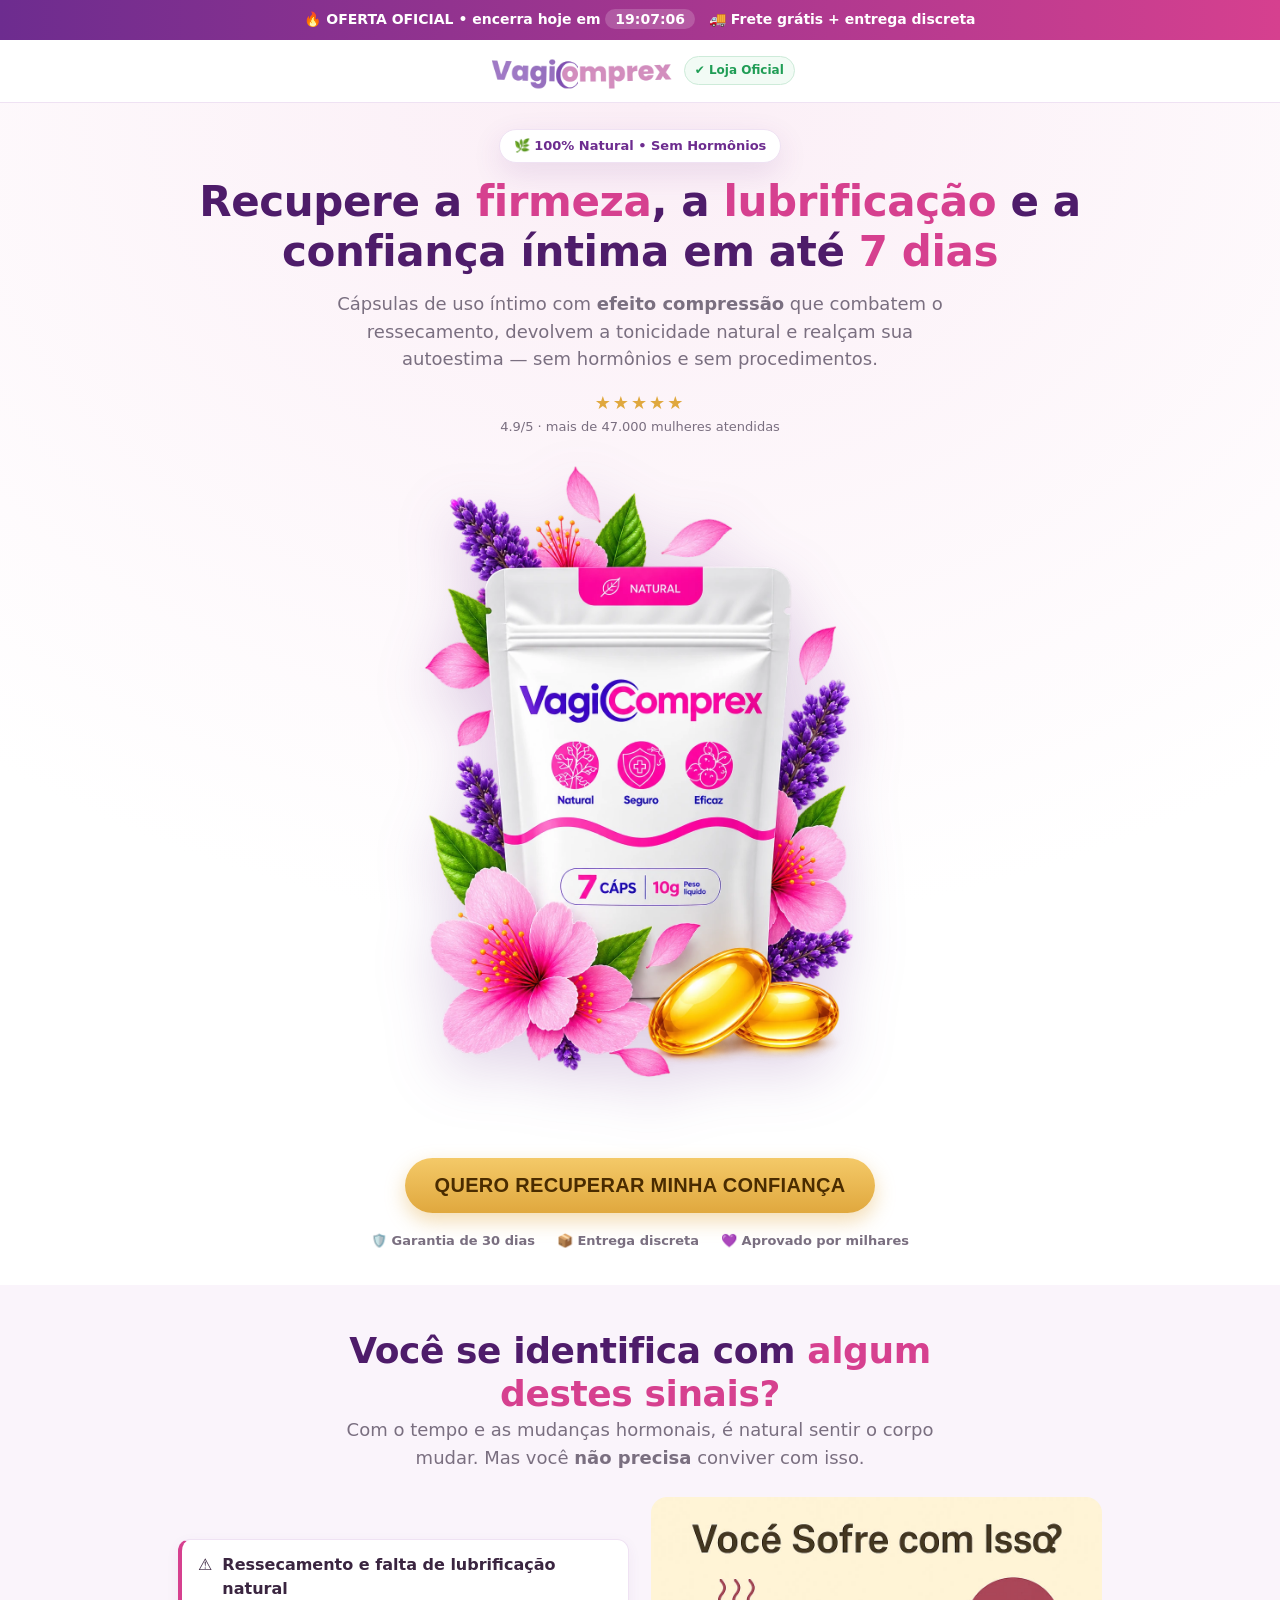
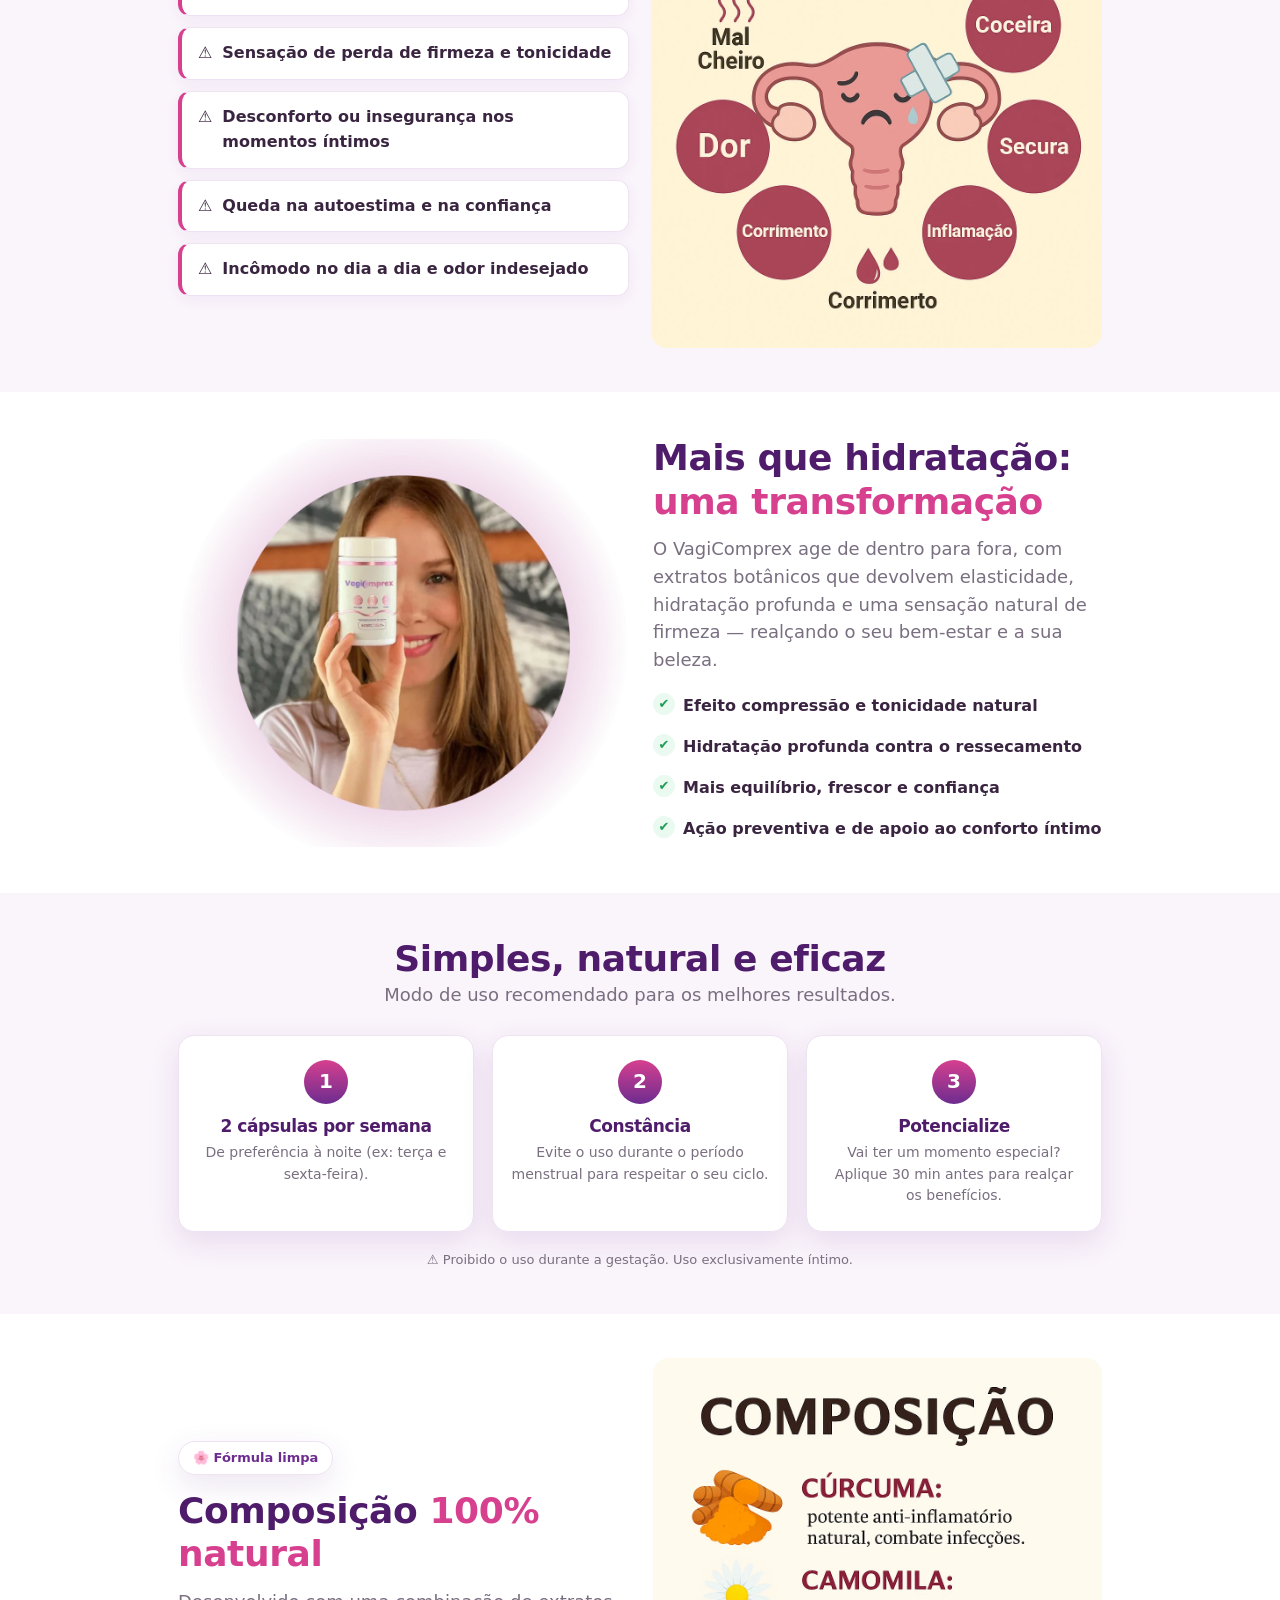
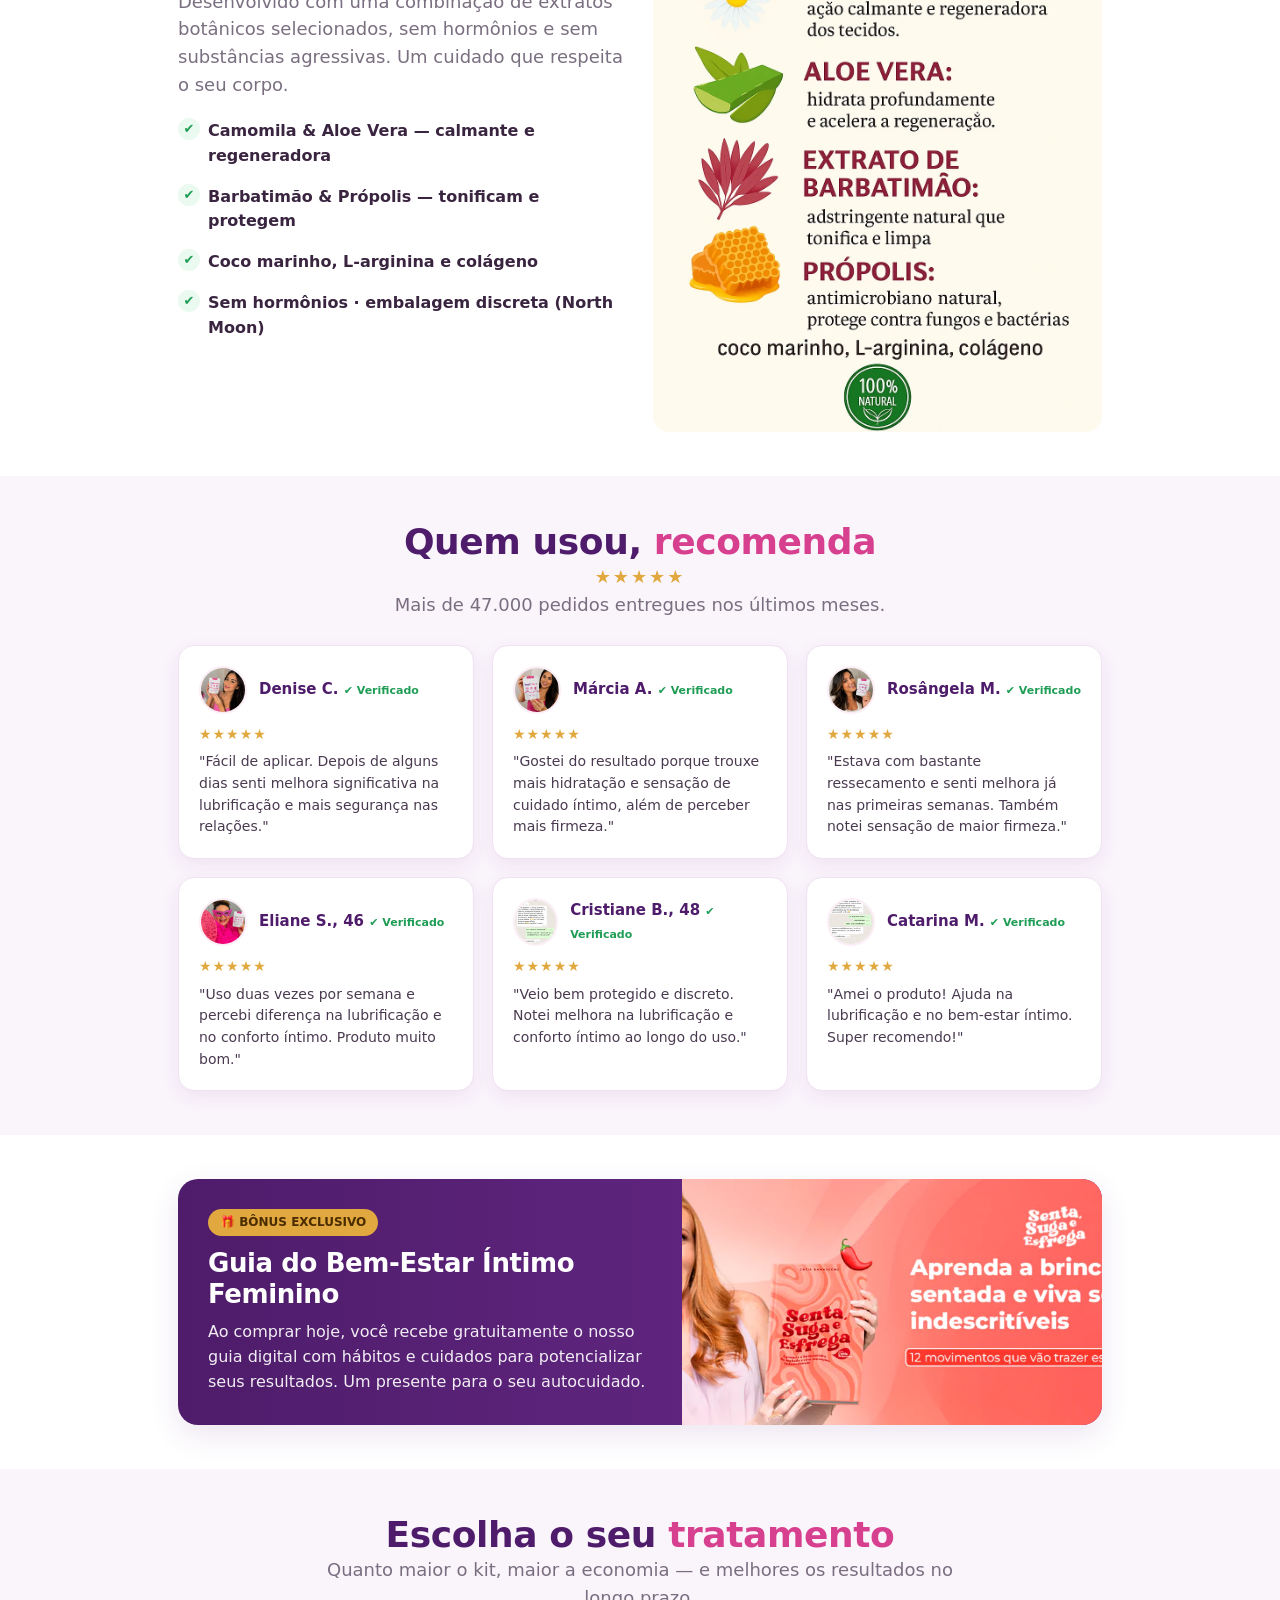
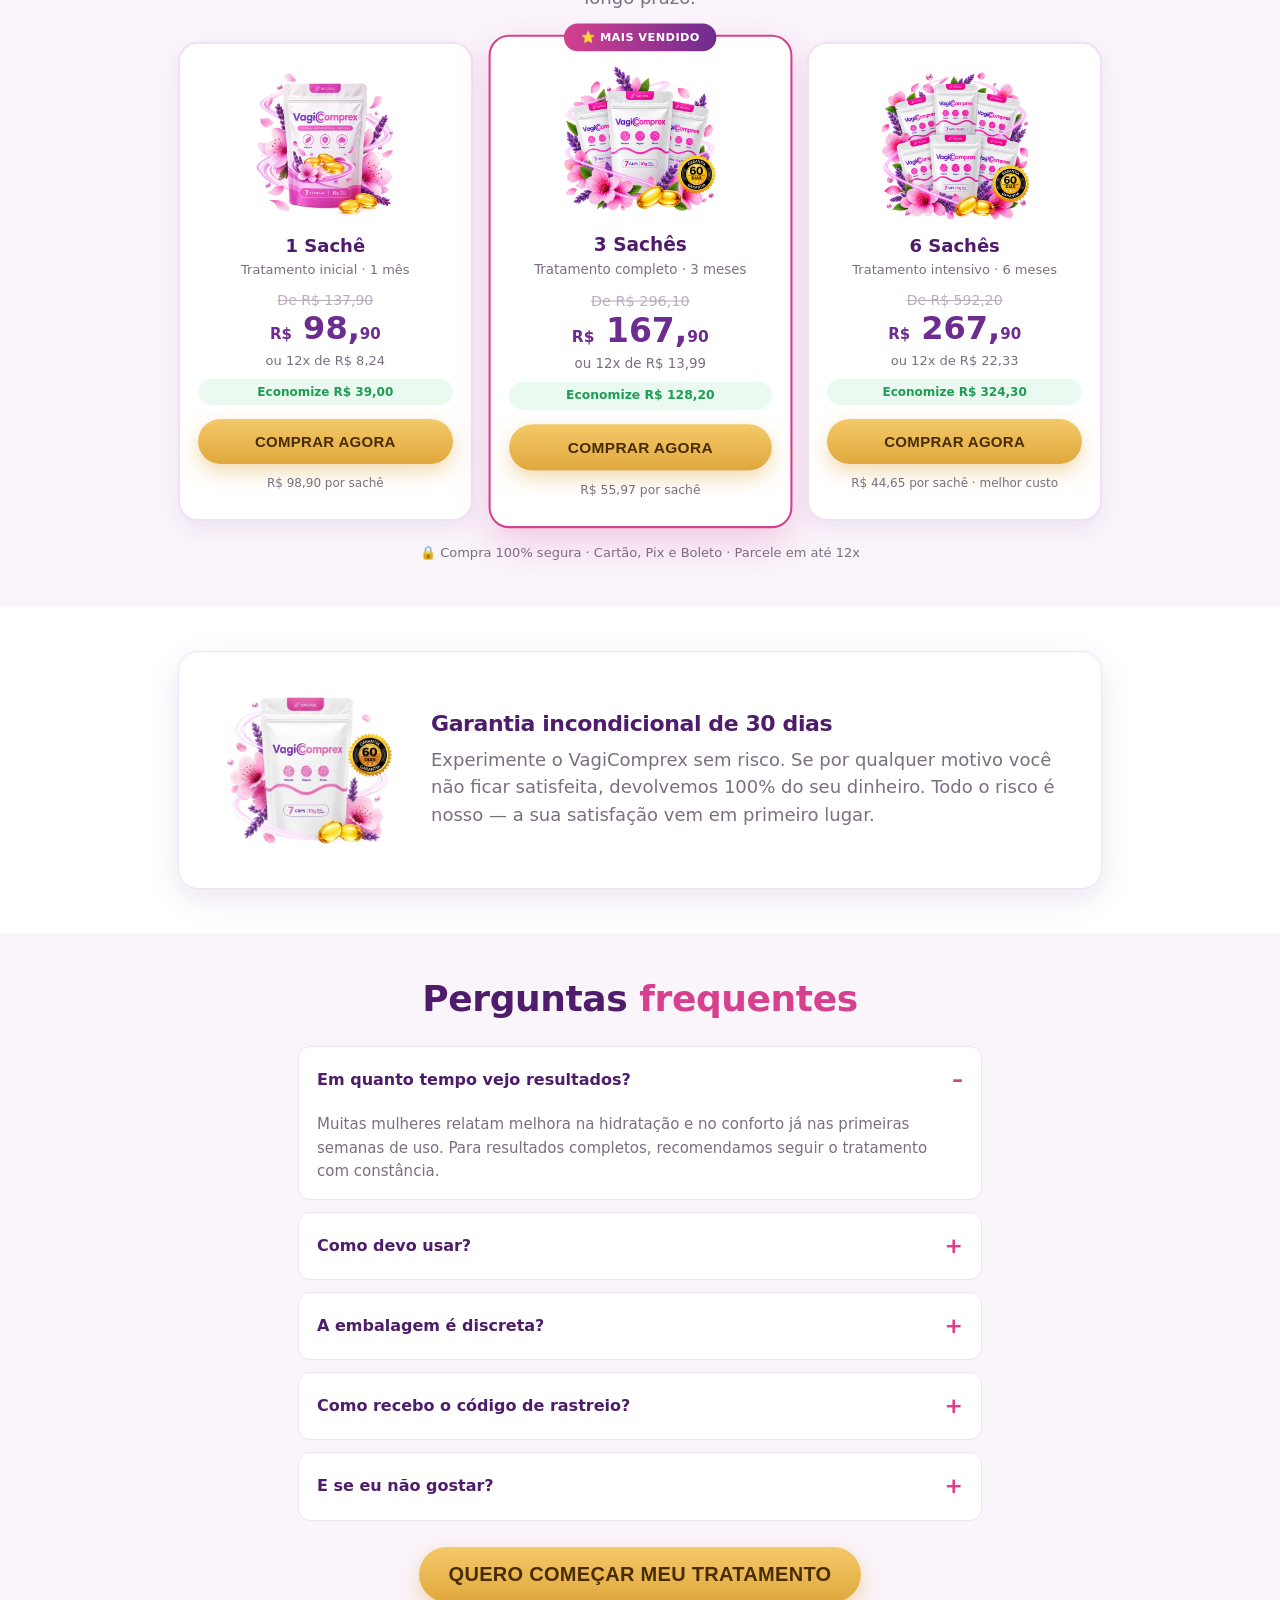
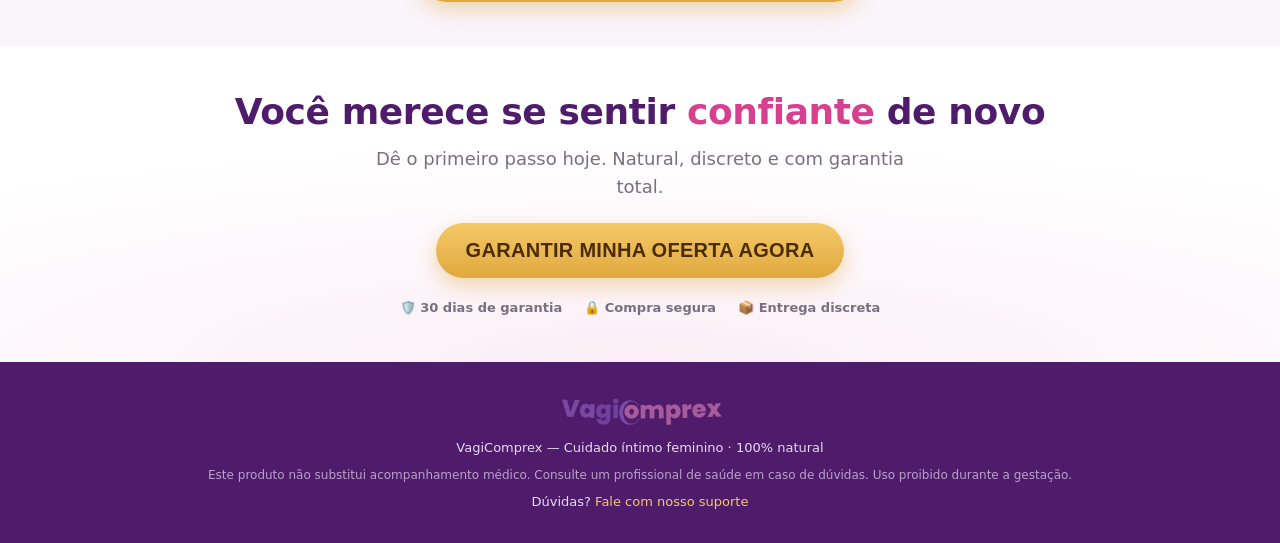
<file: aperto-natural/index.html>
<!DOCTYPE html>
<html lang="pt-BR">
<head>
<meta charset="utf-8">
<meta name="viewport" content="width=device-width, initial-scale=1">
<title>VagiComprex — Efeito Compressão e Fim do Ressecamento | Oferta Oficial</title>
<meta name="description" content="Cápsulas de uso íntimo com efeito compressão. Recupere firmeza, lubrificação e confiança já nos primeiros dias. 100% natural, sem hormônios. Garantia de 30 dias.">
<meta property="og:title" content="VagiComprex — Firmeza, lubrificação e confiança em 7 dias">
<meta property="og:description" content="Cápsulas de uso íntimo com efeito compressão. 100% natural, sem hormônios. Aprovado por milhares de mulheres.">
<meta property="og:image" content="assets/hero-bottles-rKi9DuhF.webp">
<link rel="icon" href="assets/logo-vagicomprex-D-wqzrUM.webp">

<!-- Google Tag Manager -->
<script>(function(w,d,s,l,i){w[l]=w[l]||[];w[l].push({'gtm.start':new Date().getTime(),event:'gtm.js'});var f=d.getElementsByTagName(s)[0],j=d.createElement(s),dl=l!='dataLayer'?'&l='+l:'';j.async=true;j.src='https://www.googletagmanager.com/gtm.js?id='+i+dl;f.parentNode.insertBefore(j,f);})(window,document,'script','dataLayer','GTM-PBFR947J');</script>
<!-- End Google Tag Manager -->

<!-- Meta Pixel -->
<script>
!function(f,b,e,v,n,t,s){if(f.fbq)return;n=f.fbq=function(){n.callMethod?n.callMethod.apply(n,arguments):n.queue.push(arguments)};if(!f._fbq)f._fbq=n;n.push=n;n.loaded=!0;n.version='2.0';n.queue=[];t=b.createElement(e);t.async=!0;t.src=v;s=b.getElementsByTagName(e)[0];s.parentNode.insertBefore(t,s)}(window,document,'script','https://connect.facebook.net/en_US/fbevents.js');
fbq('init','627260033595972');fbq('track','PageView');
</script>
<noscript><img height="1" width="1" style="display:none" src="https://www.facebook.com/tr?id=627260033595972&ev=PageView&noscript=1"/></noscript>
<!-- End Meta Pixel -->

<style>
:root{
  --roxo:#6d2c8f; --roxo-esc:#4e1c6a; --rosa:#d6408f; --rosa-cl:#fbeef6;
  --ouro:#e0a83e; --ouro-cl:#f4c968; --verde:#1f9d55; --texto:#3a2540;
  --cinza:#7a6f80; --bg:#ffffff; --bg2:#faf4fb; --borda:#efe2f3;
  --sombra:0 10px 30px rgba(109,44,143,.12);
}
*{margin:0;padding:0;box-sizing:border-box}
html{scroll-behavior:smooth}
html,body{overflow-x:hidden;max-width:100%}
body{font-family:'Segoe UI',system-ui,-apple-system,Roboto,Arial,sans-serif;color:var(--texto);background:var(--bg);line-height:1.55;-webkit-font-smoothing:antialiased;overflow-wrap:break-word;word-break:break-word}
img{max-width:100%;display:block}
.wrap{max-width:960px;margin:0 auto;padding:0 18px}
.center{text-align:center}
h1,h2,h3{line-height:1.2;letter-spacing:-.4px}
h2{font-size:clamp(24px,4.6vw,36px);color:var(--roxo-esc);font-weight:800}
.sub{color:var(--cinza);font-size:clamp(15px,2.4vw,18px)}
.destaque{color:var(--rosa)}

/* barra urgência */
.bar{background:linear-gradient(90deg,var(--roxo),var(--rosa));color:#fff;text-align:center;font-size:14px;font-weight:600;padding:9px 12px;display:flex;gap:14px;justify-content:center;align-items:center;flex-wrap:wrap}
.bar b{background:rgba(255,255,255,.18);padding:2px 10px;border-radius:20px;font-variant-numeric:tabular-nums}

/* header */
header{background:#fff;border-bottom:1px solid var(--borda);padding:12px 0;position:sticky;top:0;z-index:40}
header .wrap{display:flex;align-items:center;justify-content:center;gap:10px}
header img{height:38px;width:auto}
.selo-topo{font-size:12px;color:var(--verde);font-weight:700;border:1px solid #cdebd9;background:#f2fbf5;padding:4px 10px;border-radius:20px}

/* botões */
.cta{display:inline-block;background:linear-gradient(180deg,var(--ouro-cl),var(--ouro));color:#4a2c00;font-weight:800;font-size:clamp(16px,2.6vw,20px);text-decoration:none;padding:16px 30px;border-radius:50px;box-shadow:0 8px 20px rgba(224,168,62,.4);border:none;cursor:pointer;transition:transform .12s,box-shadow .12s;text-transform:uppercase;letter-spacing:.3px}
.cta:hover{transform:translateY(-2px);box-shadow:0 12px 26px rgba(224,168,62,.5)}
.cta:active{transform:translateY(0)}
.pulse{animation:pulse 1.8s infinite}
@keyframes pulse{0%{box-shadow:0 8px 20px rgba(224,168,62,.4)}50%{box-shadow:0 8px 20px rgba(224,168,62,.4),0 0 0 12px rgba(224,168,62,0)}100%{box-shadow:0 8px 20px rgba(224,168,62,.4)}}

/* hero */
.hero{background:radial-gradient(120% 100% at 50% 0,var(--rosa-cl),#fff 70%);padding:26px 0 34px}
.badge{display:inline-block;background:#fff;border:1px solid var(--borda);color:var(--roxo);font-weight:700;font-size:13px;padding:6px 14px;border-radius:20px;box-shadow:var(--sombra);margin-bottom:14px}
.hero h1{font-size:clamp(26px,5.4vw,42px);font-weight:800;color:var(--roxo-esc);margin-bottom:12px}
.hero h1 em{font-style:normal;color:var(--rosa)}
.hero .sub{max-width:620px;margin:0 auto 16px}
.stars{color:var(--ouro);font-size:18px;letter-spacing:2px}
.rate{font-size:13px;color:var(--cinza);margin-bottom:16px}
.hero-img{width:100%;max-width:440px;height:auto;margin:8px auto 20px;filter:drop-shadow(0 18px 30px rgba(109,44,143,.22))}
.trust{display:flex;gap:8px 22px;justify-content:center;flex-wrap:wrap;margin-top:18px;font-size:13px;color:var(--cinza);font-weight:600}
.trust span{display:flex;align-items:center;gap:6px}

/* seções genéricas */
section{padding:44px 0}
.sec-alt{background:var(--bg2)}
.lead{max-width:640px;margin:0 auto 26px}

/* sintomas */
.sint-grid{display:grid;grid-template-columns:1fr 1fr;gap:22px;align-items:center}
.sint-list{list-style:none}
.sint-list li{background:#fff;border:1px solid var(--borda);border-left:4px solid var(--rosa);border-radius:12px;padding:13px 16px;margin-bottom:11px;font-weight:600;display:flex;gap:10px;align-items:flex-start;box-shadow:0 4px 14px rgba(109,44,143,.06)}
.sint-list li::before{content:"⚠️";flex-shrink:0}

/* como funciona */
.passos{display:grid;grid-template-columns:repeat(3,1fr);gap:18px;margin-top:26px}
.passo{background:#fff;border:1px solid var(--borda);border-radius:16px;padding:24px 18px;text-align:center;box-shadow:var(--sombra)}
.passo .n{width:44px;height:44px;border-radius:50%;background:linear-gradient(180deg,var(--rosa),var(--roxo));color:#fff;font-weight:800;font-size:20px;display:flex;align-items:center;justify-content:center;margin:0 auto 12px}
.passo h3{font-size:17px;color:var(--roxo-esc);margin-bottom:6px}
.passo p{font-size:14px;color:var(--cinza)}

/* composição */
.comp{display:grid;grid-template-columns:1fr 1fr;gap:26px;align-items:center}
.comp ul{list-style:none;margin-top:12px}
.comp li{padding:8px 0 8px 30px;position:relative;font-weight:600}
.comp li::before{content:"✔";position:absolute;left:0;color:var(--verde);font-weight:900;background:#eafaf0;width:22px;height:22px;border-radius:50%;display:flex;align-items:center;justify-content:center;font-size:13px;top:7px}

/* depoimentos */
.deps{display:grid;grid-template-columns:repeat(3,1fr);gap:18px;margin-top:26px}
.dep{background:#fff;border:1px solid var(--borda);border-radius:16px;padding:20px;box-shadow:0 6px 18px rgba(109,44,143,.08)}
.dep .top{display:flex;align-items:center;gap:12px;margin-bottom:10px}
.dep img{width:48px;height:48px;border-radius:50%;object-fit:cover;border:2px solid var(--rosa-cl)}
.dep .nome{font-weight:800;font-size:15px;color:var(--roxo-esc)}
.dep .verif{font-size:11px;color:var(--verde);font-weight:700}
.dep .st{color:var(--ouro);font-size:14px;letter-spacing:1px;margin-bottom:6px}
.dep p{font-size:14px;color:#4a3a50}

/* banner brinde */
.brinde{background:linear-gradient(90deg,var(--roxo-esc),var(--roxo));color:#fff;border-radius:20px;overflow:hidden;display:grid;grid-template-columns:1.2fr 1fr;align-items:center;box-shadow:var(--sombra)}
.brinde .txt{padding:30px}
.brinde h3{font-size:clamp(20px,3vw,26px);margin-bottom:10px}
.brinde .tag{display:inline-block;background:var(--ouro);color:#4a2c00;font-weight:800;font-size:12px;padding:4px 12px;border-radius:20px;margin-bottom:12px;text-transform:uppercase}
.brinde img{height:100%;object-fit:cover;min-height:180px}

/* preços */
.kits{display:grid;grid-template-columns:repeat(3,1fr);gap:20px;margin-top:30px;align-items:stretch}
.kit{background:#fff;border:2px solid var(--borda);border-radius:20px;padding:22px 18px 26px;text-align:center;position:relative;display:flex;flex-direction:column;box-shadow:0 8px 22px rgba(109,44,143,.08);transition:transform .15s}
.kit:hover{transform:translateY(-4px)}
.kit.top{border-color:var(--rosa);box-shadow:0 14px 34px rgba(214,64,143,.22);transform:scale(1.03)}
.kit.top:hover{transform:scale(1.03) translateY(-4px)}
.kit .flag{position:absolute;top:-13px;left:50%;transform:translateX(-50%);background:linear-gradient(90deg,var(--rosa),var(--roxo));color:#fff;font-size:11px;font-weight:800;padding:5px 16px;border-radius:20px;white-space:nowrap;text-transform:uppercase;letter-spacing:.4px}
.kit img{height:150px;object-fit:contain;margin:6px auto 10px}
.kit .kt{font-weight:800;font-size:18px;color:var(--roxo-esc)}
.kit .kd{font-size:13px;color:var(--cinza);margin-bottom:10px}
.kit .de{color:#b9adbd;text-decoration:line-through;font-size:14px}
.kit .por{font-size:32px;font-weight:800;color:var(--roxo);line-height:1.1}
.kit .por small{font-size:15px;font-weight:700}
.kit .parc{font-size:13px;color:var(--cinza);margin:4px 0 8px}
.kit .econ{display:inline-block;background:#eafaf0;color:var(--verde);font-weight:700;font-size:12px;padding:4px 10px;border-radius:20px;margin-bottom:14px}
.kit .cta{width:100%;margin-top:auto;padding:14px 10px;font-size:15px}
.kit .sachê{font-size:12px;color:var(--cinza);margin-top:10px}

/* garantia */
.gar{display:grid;grid-template-columns:200px 1fr;gap:24px;align-items:center;background:#fff;border:1px solid var(--borda);border-radius:20px;padding:28px;box-shadow:var(--sombra)}
.gar img{width:180px;margin:0 auto}
.gar h3{color:var(--roxo-esc);font-size:22px;margin-bottom:8px}

/* faq */
.faq details{background:#fff;border:1px solid var(--borda);border-radius:12px;margin-bottom:12px;overflow:hidden}
.faq summary{padding:16px 18px;font-weight:700;cursor:pointer;color:var(--roxo-esc);list-style:none;display:flex;justify-content:space-between;align-items:center}
.faq summary::-webkit-details-marker{display:none}
.faq summary::after{content:"+";font-size:22px;color:var(--rosa)}
.faq details[open] summary::after{content:"–"}
.faq details p{padding:0 18px 16px;color:var(--cinza);font-size:15px}

/* cta final */
.final{background:radial-gradient(120% 100% at 50% 100%,var(--rosa-cl),#fff 70%);text-align:center}

/* footer */
footer{background:var(--roxo-esc);color:#e9d9f2;text-align:center;padding:30px 18px;font-size:13px}
footer img{height:34px;margin:0 auto 12px;opacity:.9}
footer a{color:#f4c968;text-decoration:none}

/* toast prova social */
#toast{position:fixed;left:16px;bottom:16px;z-index:60;background:#fff;border:1px solid var(--borda);border-radius:14px;box-shadow:0 12px 30px rgba(0,0,0,.18);padding:12px 14px;display:none;align-items:center;gap:10px;max-width:300px;animation:slideup .4s}
@keyframes slideup{from{transform:translateY(20px);opacity:0}to{transform:translateY(0);opacity:1}}
#toast .dot{width:38px;height:38px;border-radius:50%;background:linear-gradient(180deg,var(--rosa),var(--roxo));color:#fff;display:flex;align-items:center;justify-content:center;font-weight:800;flex-shrink:0}
#toast b{color:var(--roxo-esc)}
#toast small{color:var(--cinza);display:block;font-size:11px}

/* sticky mobile cta — pílula flutuante arredondada, aparece só após o hero */
#sticky{position:fixed;left:50%;transform:translateX(-50%) translateY(8px);bottom:14px;z-index:55;display:none;align-items:center;justify-content:space-between;gap:14px;width:calc(100% - 28px);max-width:460px;padding:8px 8px 8px 22px;cursor:pointer;background:linear-gradient(90deg,var(--roxo),var(--rosa));color:#fff;border-radius:50px;box-shadow:0 14px 34px rgba(109,44,143,.5);opacity:0;transition:opacity .3s,transform .3s}
#sticky.show{display:flex;opacity:1;transform:translateX(-50%) translateY(0)}
#sticky .s-txt{display:flex;flex-direction:column;line-height:1.15;text-align:left}
#sticky .s-small{font-size:10px;font-weight:700;text-transform:uppercase;letter-spacing:.6px;opacity:.9}
#sticky .s-price{font-size:16px;font-weight:800}
#sticky .s-btn{background:rgba(255,255,255,.25);color:#fff;font-weight:800;text-transform:uppercase;font-size:14px;padding:12px 24px;border-radius:50px;white-space:nowrap;flex-shrink:0}
@media(min-width:761px){#sticky.show{display:none}}

@media(max-width:760px){
  .sint-grid,.comp,.gar{grid-template-columns:1fr}
  .gar{text-align:center}
  .passos,.deps,.kits{grid-template-columns:1fr}
  .kit.top{transform:none}
  .kit.top:hover{transform:translateY(-4px)}
  .brinde{grid-template-columns:1fr}
  .brinde img{min-height:auto;height:auto;object-fit:contain;width:100%}
  .sint-grid .sint-img{order:-1}
  body{padding-bottom:80px}
  /* popup menor e acima do botão flutuante */
  #toast{left:10px;right:10px;bottom:86px;max-width:none;padding:9px 12px;gap:8px}
  #toast .dot{width:32px;height:32px;font-size:15px}
  #toast b{font-size:13px}
  #toast small{font-size:10px}
}
</style>
</head>
<body>
<noscript><iframe src="https://www.googletagmanager.com/ns.html?id=GTM-PBFR947J" height="0" width="0" style="display:none;visibility:hidden"></iframe></noscript>

<!-- BARRA URGÊNCIA -->
<div class="bar">
  <span>🔥 OFERTA OFICIAL • encerra hoje em <b id="cd">--:--:--</b></span>
  <span>🚚 Frete grátis + entrega discreta</span>
</div>

<!-- HEADER -->
<header>
  <div class="wrap">
    <img src="assets/logo-vagicomprex-D-wqzrUM.webp" alt="VagiComprex">
    <span class="selo-topo">✔ Loja Oficial</span>
  </div>
</header>

<!-- HERO -->
<section class="hero">
  <div class="wrap center">
    <span class="badge">🌿 100% Natural • Sem Hormônios</span>
    <h1>Recupere a <em>firmeza</em>, a <em>lubrificação</em> e a confiança íntima em até <em>7 dias</em></h1>
    <p class="sub">Cápsulas de uso íntimo com <b>efeito compressão</b> que combatem o ressecamento, devolvem a tonicidade natural e realçam sua autoestima — sem hormônios e sem procedimentos.</p>
    <div class="stars">★★★★★</div>
    <div class="rate">4.9/5 · mais de 47.000 mulheres atendidas</div>
    <img class="hero-img" src="assets/hero-bottles-rKi9DuhF.webp" alt="VagiComprex cápsulas">
    <br>
    <button class="cta pulse" onclick="goKits()">Quero recuperar minha confiança</button>
    <div class="trust">
      <span>🛡️ Garantia de 30 dias</span>
      <span>📦 Entrega discreta</span>
      <span>💜 Aprovado por milhares</span>
    </div>
  </div>
</section>

<!-- SINTOMAS -->
<section class="sec-alt">
  <div class="wrap">
    <div class="center lead">
      <h2>Você se identifica com <span class="destaque">algum destes sinais?</span></h2>
      <p class="sub">Com o tempo e as mudanças hormonais, é natural sentir o corpo mudar. Mas você <b>não precisa</b> conviver com isso.</p>
    </div>
    <div class="sint-grid">
      <ul class="sint-list">
        <li>Ressecamento e falta de lubrificação natural</li>
        <li>Sensação de perda de firmeza e tonicidade</li>
        <li>Desconforto ou insegurança nos momentos íntimos</li>
        <li>Queda na autoestima e na confiança</li>
        <li>Incômodo no dia a dia e odor indesejado</li>
      </ul>
      <img class="sint-img" src="assets/sintomas.webp" alt="Sintomas" style="border-radius:16px">
    </div>
  </div>
</section>

<!-- SOLUÇÃO -->
<section>
  <div class="wrap">
    <div class="comp">
      <img src="assets/woman-bottle-D9S2hP_.webp" alt="VagiComprex" style="border-radius:16px">
      <div>
        <h2>Mais que hidratação: <span class="destaque">uma transformação</span></h2>
        <p class="sub" style="margin:12px 0">O VagiComprex age de dentro para fora, com extratos botânicos que devolvem elasticidade, hidratação profunda e uma sensação natural de firmeza — realçando o seu bem-estar e a sua beleza.</p>
        <ul>
          <li>Efeito compressão e tonicidade natural</li>
          <li>Hidratação profunda contra o ressecamento</li>
          <li>Mais equilíbrio, frescor e confiança</li>
          <li>Ação preventiva e de apoio ao conforto íntimo</li>
        </ul>
      </div>
    </div>
  </div>
</section>

<!-- COMO FUNCIONA -->
<section class="sec-alt">
  <div class="wrap">
    <div class="center lead">
      <h2>Simples, natural e eficaz</h2>
      <p class="sub">Modo de uso recomendado para os melhores resultados.</p>
    </div>
    <div class="passos">
      <div class="passo"><div class="n">1</div><h3>2 cápsulas por semana</h3><p>De preferência à noite (ex: terça e sexta-feira).</p></div>
      <div class="passo"><div class="n">2</div><h3>Constância</h3><p>Evite o uso durante o período menstrual para respeitar o seu ciclo.</p></div>
      <div class="passo"><div class="n">3</div><h3>Potencialize</h3><p>Vai ter um momento especial? Aplique 30 min antes para realçar os benefícios.</p></div>
    </div>
    <p class="center sub" style="margin-top:18px;font-size:13px">⚠️ Proibido o uso durante a gestação. Uso exclusivamente íntimo.</p>
  </div>
</section>

<!-- COMPOSIÇÃO -->
<section>
  <div class="wrap">
    <div class="comp">
      <div>
        <span class="badge">🌸 Fórmula limpa</span>
        <h2>Composição <span class="destaque">100% natural</span></h2>
        <p class="sub" style="margin:12px 0">Desenvolvido com uma combinação de extratos botânicos selecionados, sem hormônios e sem substâncias agressivas. Um cuidado que respeita o seu corpo.</p>
        <ul>
          <li>Camomila &amp; Aloe Vera — calmante e regeneradora</li>
          <li>Barbatimão &amp; Própolis — tonificam e protegem</li>
          <li>Coco marinho, L-arginina e colágeno</li>
          <li>Sem hormônios · embalagem discreta (North Moon)</li>
        </ul>
      </div>
      <img src="assets/composicao-natural.webp" alt="Composição 100% natural" style="border-radius:16px">
    </div>
  </div>
</section>

<!-- DEPOIMENTOS -->
<section class="sec-alt">
  <div class="wrap">
    <div class="center lead">
      <h2>Quem usou, <span class="destaque">recomenda</span></h2>
      <div class="stars">★★★★★</div>
      <p class="sub">Mais de 47.000 pedidos entregues nos últimos meses.</p>
    </div>
    <div class="deps">
      <div class="dep"><div class="top"><img src="assets/customer1-BYIBza69.webp" alt=""><div><div class="nome">Denise C. <span class="verif">✔ Verificado</span></div></div></div><div class="st">★★★★★</div><p>"Fácil de aplicar. Depois de alguns dias senti melhora significativa na lubrificação e mais segurança nas relações."</p></div>
      <div class="dep"><div class="top"><img src="assets/customer2-C3eVI1_L.webp" alt=""><div><div class="nome">Márcia A. <span class="verif">✔ Verificado</span></div></div></div><div class="st">★★★★★</div><p>"Gostei do resultado porque trouxe mais hidratação e sensação de cuidado íntimo, além de perceber mais firmeza."</p></div>
      <div class="dep"><div class="top"><img src="assets/customer3-Dlb0byNr.webp" alt=""><div><div class="nome">Rosângela M. <span class="verif">✔ Verificado</span></div></div></div><div class="st">★★★★★</div><p>"Estava com bastante ressecamento e senti melhora já nas primeiras semanas. Também notei sensação de maior firmeza."</p></div>
      <div class="dep"><div class="top"><img src="assets/customer4-qkJgxyx1.webp" alt=""><div><div class="nome">Eliane S., 46 <span class="verif">✔ Verificado</span></div></div></div><div class="st">★★★★★</div><p>"Uso duas vezes por semana e percebi diferença na lubrificação e no conforto íntimo. Produto muito bom."</p></div>
      <div class="dep"><div class="top"><img src="assets/dep1-9ndHD3ns.webp" alt=""><div><div class="nome">Cristiane B., 48 <span class="verif">✔ Verificado</span></div></div></div><div class="st">★★★★★</div><p>"Veio bem protegido e discreto. Notei melhora na lubrificação e conforto íntimo ao longo do uso."</p></div>
      <div class="dep"><div class="top"><img src="assets/dep3-BVbeM5aj.webp" alt=""><div><div class="nome">Catarina M. <span class="verif">✔ Verificado</span></div></div></div><div class="st">★★★★★</div><p>"Amei o produto! Ajuda na lubrificação e no bem-estar íntimo. Super recomendo!"</p></div>
    </div>
  </div>
</section>

<!-- BRINDE / AUTORIDADE -->
<section>
  <div class="wrap">
    <div class="brinde">
      <div class="txt">
        <span class="tag">🎁 Bônus exclusivo</span>
        <h3>Guia do Bem-Estar Íntimo Feminino</h3>
        <p style="opacity:.92">Ao comprar hoje, você recebe gratuitamente o nosso guia digital com hábitos e cuidados para potencializar seus resultados. Um presente para o seu autocuidado.</p>
      </div>
      <img src="assets/ebook-banner-C6BvcG2r.webp" alt="Guia bônus">
    </div>
  </div>
</section>

<!-- PREÇOS -->
<section class="sec-alt" id="comprar">
  <div class="wrap">
    <div class="center lead">
      <h2>Escolha o seu <span class="destaque">tratamento</span></h2>
      <p class="sub">Quanto maior o kit, maior a economia — e melhores os resultados no longo prazo.</p>
    </div>
    <div class="kits">
      <!-- KIT 1 -->
      <div class="kit">
        <img src="assets/pack-1-bottle-DJbhL7bN.webp" alt="1 sachê">
        <div class="kt">1 Sachê</div>
        <div class="kd">Tratamento inicial · 1 mês</div>
        <div class="de">De R$ 137,90</div>
        <div class="por"><small>R$</small> 98,<small>90</small></div>
        <div class="parc">ou 12x de R$ 8,24</div>
        <span class="econ">Economize R$ 39,00</span>
        <button class="cta" onclick="go(KIT_LINKS[0])">Comprar agora</button>
        <div class="sachê">R$ 98,90 por sachê</div>
      </div>
      <!-- KIT 3 (destaque) -->
      <div class="kit top">
        <span class="flag">⭐ Mais vendido</span>
        <img src="assets/pack-3-bottles-o0DyJwtf.webp" alt="3 sachês">
        <div class="kt">3 Sachês</div>
        <div class="kd">Tratamento completo · 3 meses</div>
        <div class="de">De R$ 296,10</div>
        <div class="por"><small>R$</small> 167,<small>90</small></div>
        <div class="parc">ou 12x de R$ 13,99</div>
        <span class="econ">Economize R$ 128,20</span>
        <button class="cta pulse" onclick="go(KIT_LINKS[1])">Comprar agora</button>
        <div class="sachê">R$ 55,97 por sachê</div>
      </div>
      <!-- KIT 6 -->
      <div class="kit">
        <img src="assets/pack-6-bottles-Cvo0u4Qf.webp" alt="6 sachês">
        <div class="kt">6 Sachês</div>
        <div class="kd">Tratamento intensivo · 6 meses</div>
        <div class="de">De R$ 592,20</div>
        <div class="por"><small>R$</small> 267,<small>90</small></div>
        <div class="parc">ou 12x de R$ 22,33</div>
        <span class="econ">Economize R$ 324,30</span>
        <button class="cta" onclick="go(KIT_LINKS[2])">Comprar agora</button>
        <div class="sachê">R$ 44,65 por sachê · melhor custo</div>
      </div>
    </div>
    <p class="center sub" style="margin-top:22px;font-size:13px">🔒 Compra 100% segura · Cartão, Pix e Boleto · Parcele em até 12x</p>
  </div>
</section>

<!-- GARANTIA -->
<section>
  <div class="wrap">
    <div class="gar">
      <img src="assets/product-guarantee-BHp1S-IY.webp" alt="Garantia 30 dias">
      <div>
        <h3>Garantia incondicional de 30 dias</h3>
        <p class="sub">Experimente o VagiComprex sem risco. Se por qualquer motivo você não ficar satisfeita, devolvemos 100% do seu dinheiro. Todo o risco é nosso — a sua satisfação vem em primeiro lugar.</p>
      </div>
    </div>
  </div>
</section>

<!-- FAQ -->
<section class="sec-alt">
  <div class="wrap" style="max-width:720px">
    <div class="center lead"><h2>Perguntas <span class="destaque">frequentes</span></h2></div>
    <div class="faq">
      <details open><summary>Em quanto tempo vejo resultados?</summary><p>Muitas mulheres relatam melhora na hidratação e no conforto já nas primeiras semanas de uso. Para resultados completos, recomendamos seguir o tratamento com constância.</p></details>
      <details><summary>Como devo usar?</summary><p>2 cápsulas por semana, de preferência à noite (ex: terça e sexta). Evite o uso durante o período menstrual. Proibido o uso na gestação.</p></details>
      <details><summary>A embalagem é discreta?</summary><p>Sim. Para garantir total discrição no transporte, a embalagem pode ser identificada como "North Moon", sem alterar a composição, qualidade ou autenticidade do produto.</p></details>
      <details><summary>Como recebo o código de rastreio?</summary><p>Você recebe o código de rastreio diretamente no seu WhatsApp em até 1 a 2 dias úteis após a confirmação da compra.</p></details>
      <details><summary>E se eu não gostar?</summary><p>Você tem 30 dias de garantia. Se não ficar satisfeita, devolvemos todo o seu dinheiro.</p></details>
    </div>
    <div class="center" style="margin-top:26px">
      <button class="cta pulse" onclick="goKits()">Quero começar meu tratamento</button>
    </div>
  </div>
</section>

<!-- CTA FINAL -->
<section class="final">
  <div class="wrap">
    <h2>Você merece se sentir <span class="destaque">confiante</span> de novo</h2>
    <p class="sub" style="max-width:560px;margin:12px auto 22px">Dê o primeiro passo hoje. Natural, discreto e com garantia total.</p>
    <button class="cta pulse" onclick="goKits()">Garantir minha oferta agora</button>
    <div class="trust" style="margin-top:20px">
      <span>🛡️ 30 dias de garantia</span>
      <span>🔒 Compra segura</span>
      <span>📦 Entrega discreta</span>
    </div>
  </div>
</section>

<footer>
  <img src="assets/logo-vagicomprex-D-wqzrUM.webp" alt="VagiComprex">
  <p>VagiComprex — Cuidado íntimo feminino · 100% natural</p>
  <p style="margin-top:8px;opacity:.7;font-size:12px">Este produto não substitui acompanhamento médico. Consulte um profissional de saúde em caso de dúvidas. Uso proibido durante a gestação.</p>
  <p style="margin-top:8px">Dúvidas? <a href="mailto:contato@vagicomprex.shop">Fale com nosso suporte</a></p>
</footer>

<!-- STICKY MOBILE (estilo PV-NOVA) -->
<div id="sticky" onclick="document.getElementById('comprar').scrollIntoView({behavior:'smooth'})">
  <div class="s-txt"><span class="s-small">A partir de</span><span class="s-price">R$ 98,90 • Frete grátis</span></div>
  <span class="s-btn">Comprar</span>
</div>

<!-- TOAST PROVA SOCIAL -->
<div id="toast"><div class="dot">💜</div><div><b id="tnome">Maria</b> <small id="tinfo">acabou de comprar · há 2 min</small></div></div>

<script>
/* === CHECKOUT (MLMpay) — repassa UTM/fbclid do anúncio === */
var KIT_LINKS=[
  'https://seguro.vagicomprex.shop/checkout/vagicomprex-v2?v=1-sache',  /* 1 sachê  R$98,90  */
  'https://seguro.vagicomprex.shop/checkout/vagicomprex-v2?v=3-sache', /* 3 sachês R$167,90 */
  'https://seguro.vagicomprex.shop/checkout/vagicomprex-v2?v=6-sache'  /* 6 sachês R$267,90 */
];
function go(url){
  try{ if(window.fbq){ fbq('track','InitiateCheckout'); } }catch(e){}
  try{ if(window.dataLayer){ dataLayer.push({event:'begin_checkout'}); } }catch(e){}
  var qs=(window.location.search||'').replace(/^\?/,'');
  if(qs){ url += (url.indexOf('?')>=0?'&':'?') + qs; }
  window.location.href=url;
}
/* CTAs genéricos rolam até a seção de kits (só os botões dentro dos cards vão ao checkout) */
function goKits(){ var e=document.getElementById('comprar'); if(e) e.scrollIntoView({behavior:'smooth'}); }

/* === COUNTDOWN — encerra hoje (23:59:59), mais crivel === */
(function(){
  var el=document.getElementById('cd'); if(!el) return;
  function eod(){ var d=new Date(); d.setHours(23,59,59,999); return d.getTime(); }
  function tick(){
    var df=Math.max(0,eod()-Date.now());
    var h=Math.floor(df/3600000), m=Math.floor((df%3600000)/60000), s=Math.floor((df%60000)/1000);
    el.textContent=(h<10?'0':'')+h+':'+(m<10?'0':'')+m+':'+(s<10?'0':'')+s;
  }
  tick(); setInterval(tick,1000);
})();

/* === TOAST prova social === */
(function(){
  var nomes=[['Ana Paula','Salvador/BA'],['Fernanda','Curitiba/PR'],['Juliana','São Paulo/SP'],['Patrícia','Recife/PE'],['Sandra','Belo Horizonte/MG'],['Cláudia','Porto Alegre/RS'],['Rosana','Fortaleza/CE'],['Marta','Goiânia/GO'],['Vera','Campinas/SP'],['Luciana','Manaus/AM']];
  var kits=['o kit 3 sachês','o kit 6 sachês','o kit 1 sachê'];
  var t=document.getElementById('toast'), n=document.getElementById('tnome'), i=document.getElementById('tinfo'), k=0;
  function show(){
    var p=nomes[Math.floor((Date.now()/7000)%nomes.length)];
    n.textContent=p[0];
    i.textContent='de '+p[1]+' comprou '+kits[k%kits.length]+' · há '+(2+(k%7))+' min';
    k++;
    t.style.display='flex';
    setTimeout(function(){ t.style.display='none'; }, 4500);
  }
  setTimeout(function(){ show(); setInterval(show, 11000); }, 4000);
})();

/* === STICKY: só aparece depois que o hero sai da tela (a partir dos sintomas) === */
(function(){
  var s=document.getElementById('sticky'), hero=document.querySelector('.hero');
  if(!s||!hero) return;
  if('IntersectionObserver' in window){
    new IntersectionObserver(function(es){
      es.forEach(function(e){ s.classList.toggle('show', !e.isIntersecting); });
    },{threshold:0}).observe(hero);
  } else {
    window.addEventListener('scroll',function(){ s.classList.toggle('show', window.scrollY>hero.offsetHeight); });
  }
})();
</script>
</body>
</html>
</file>
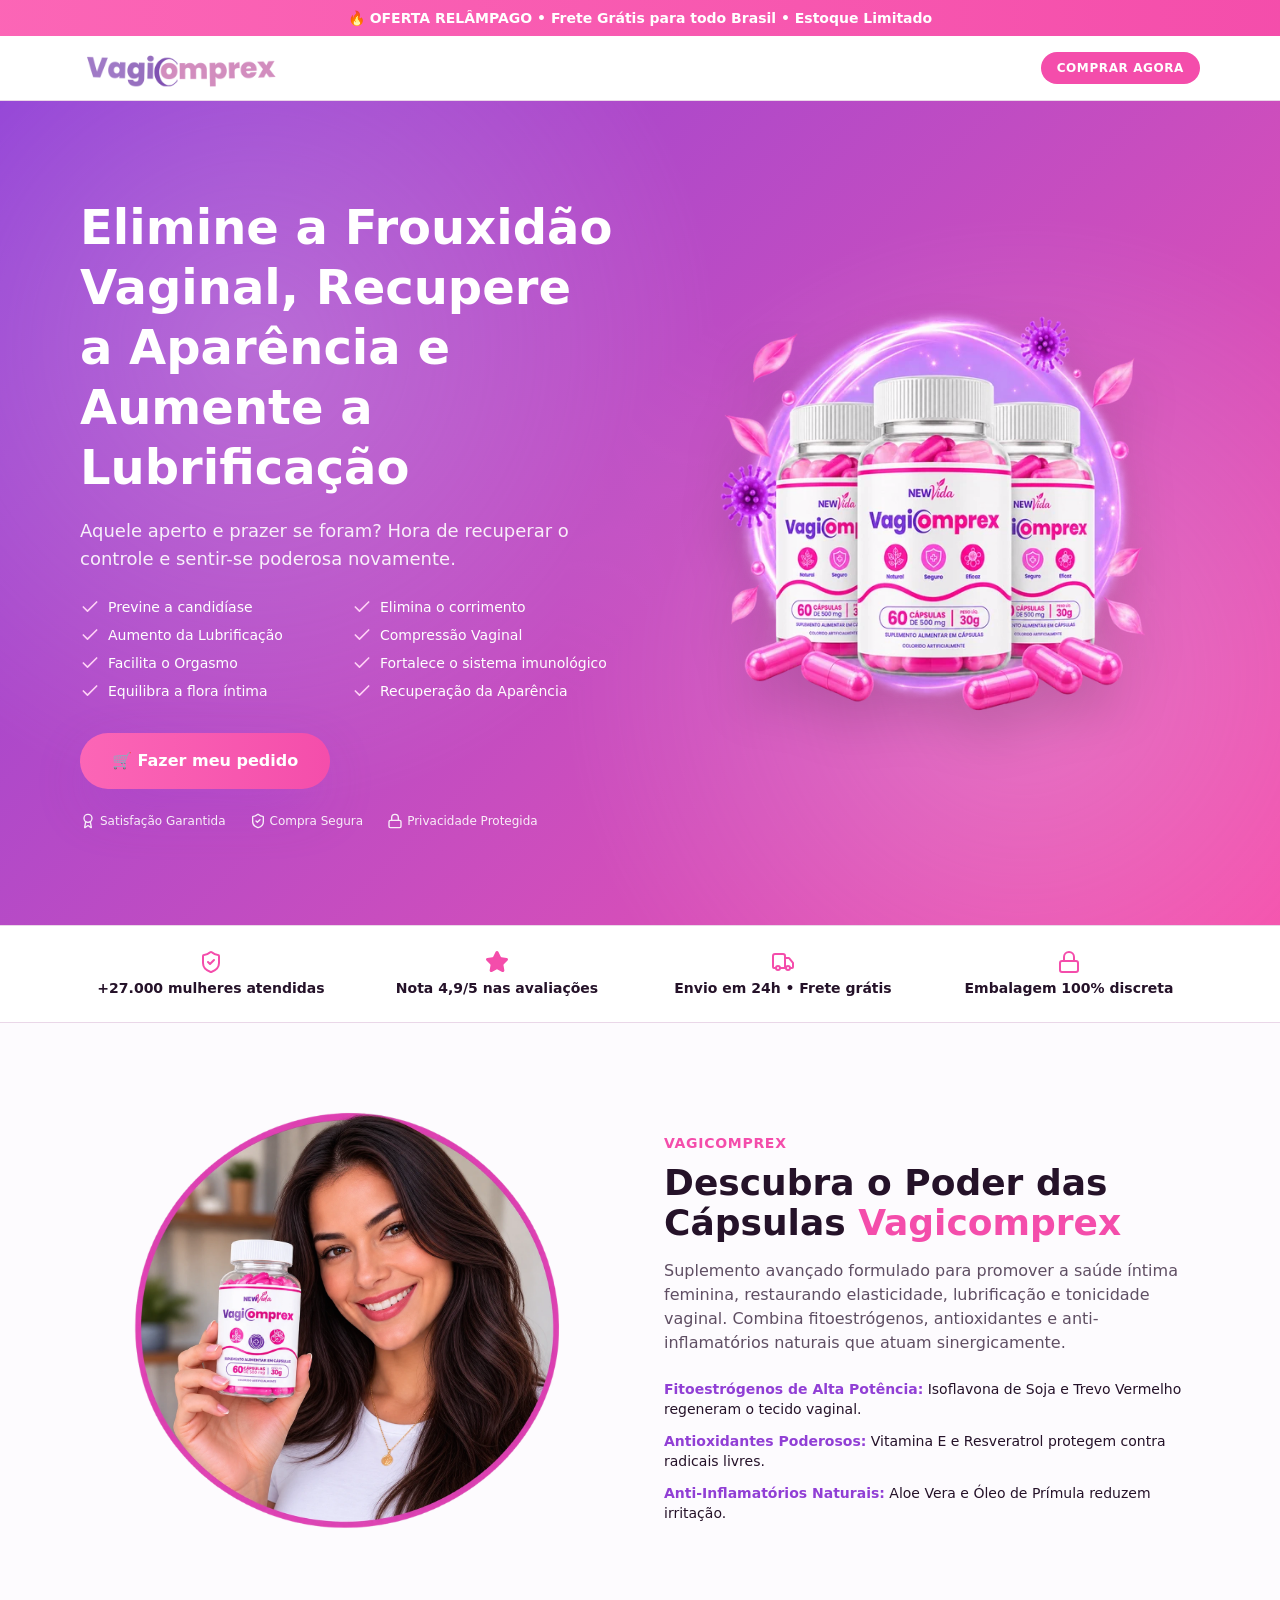
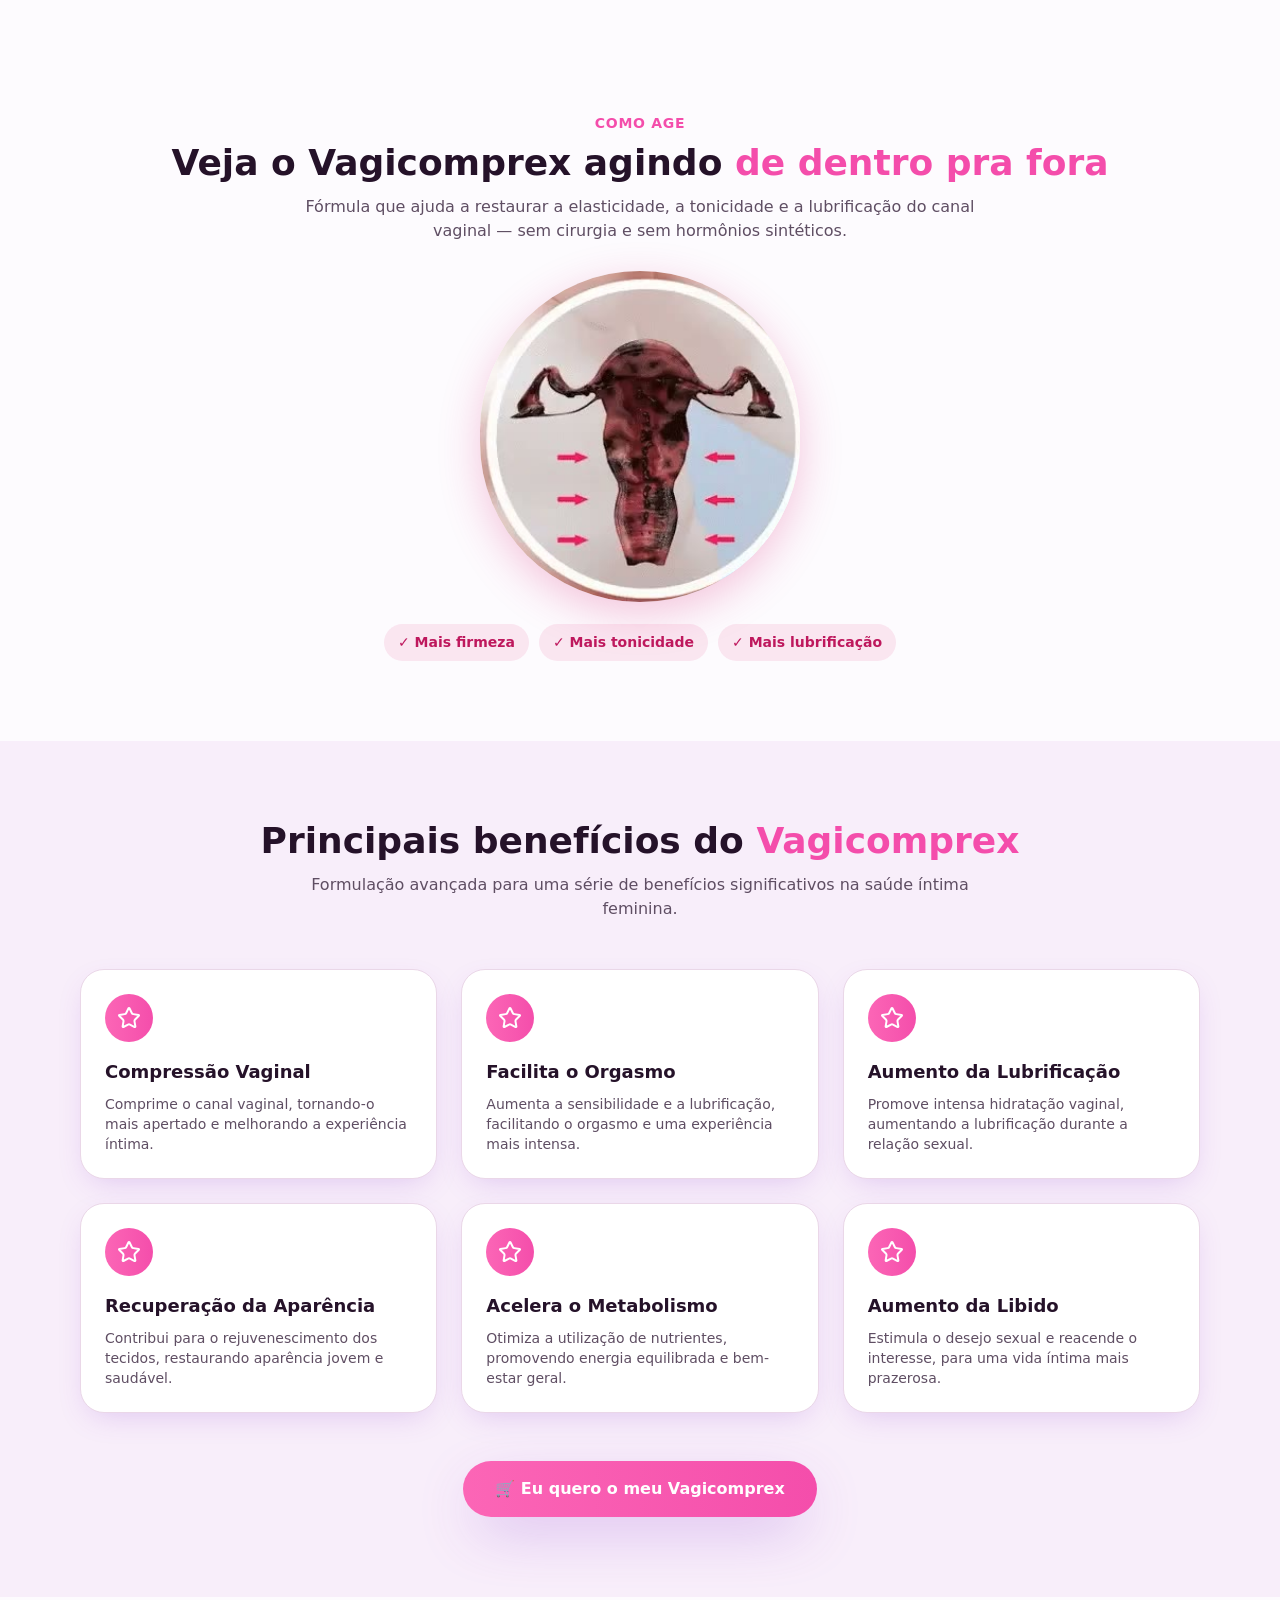
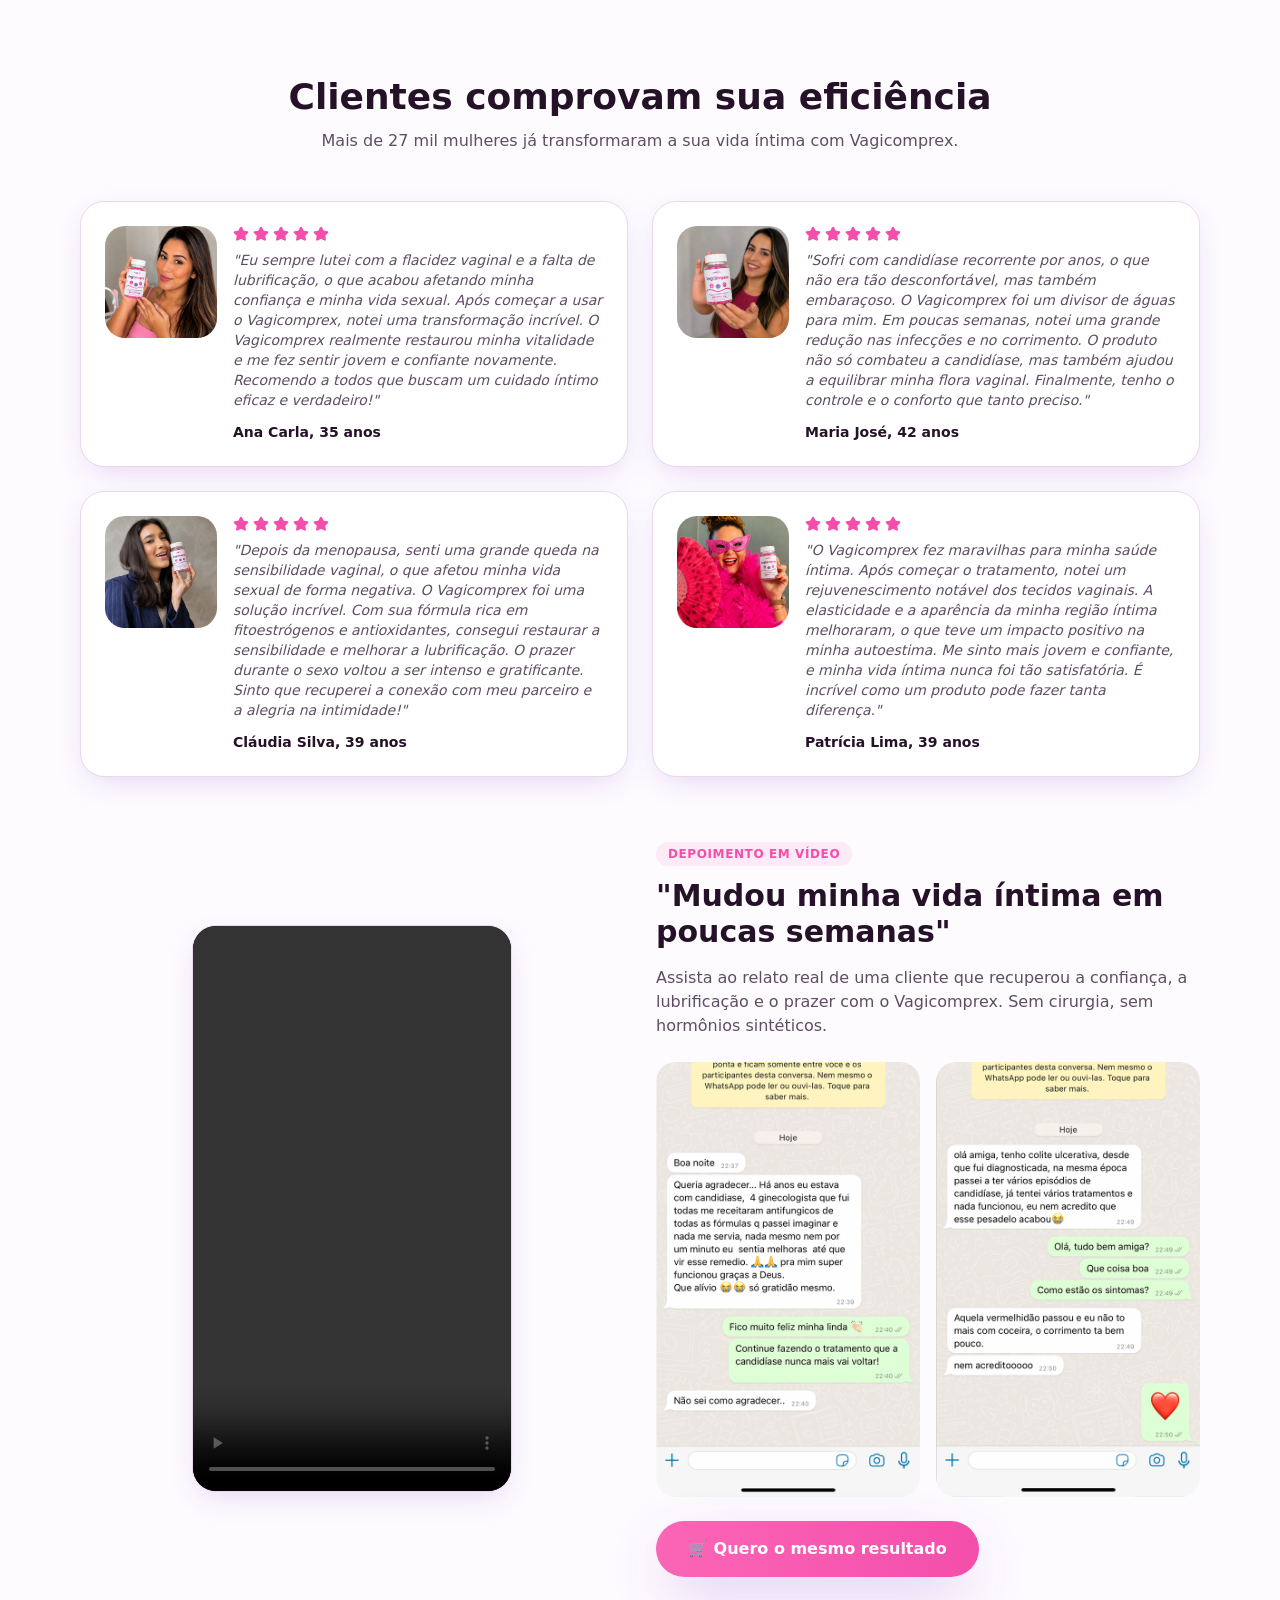
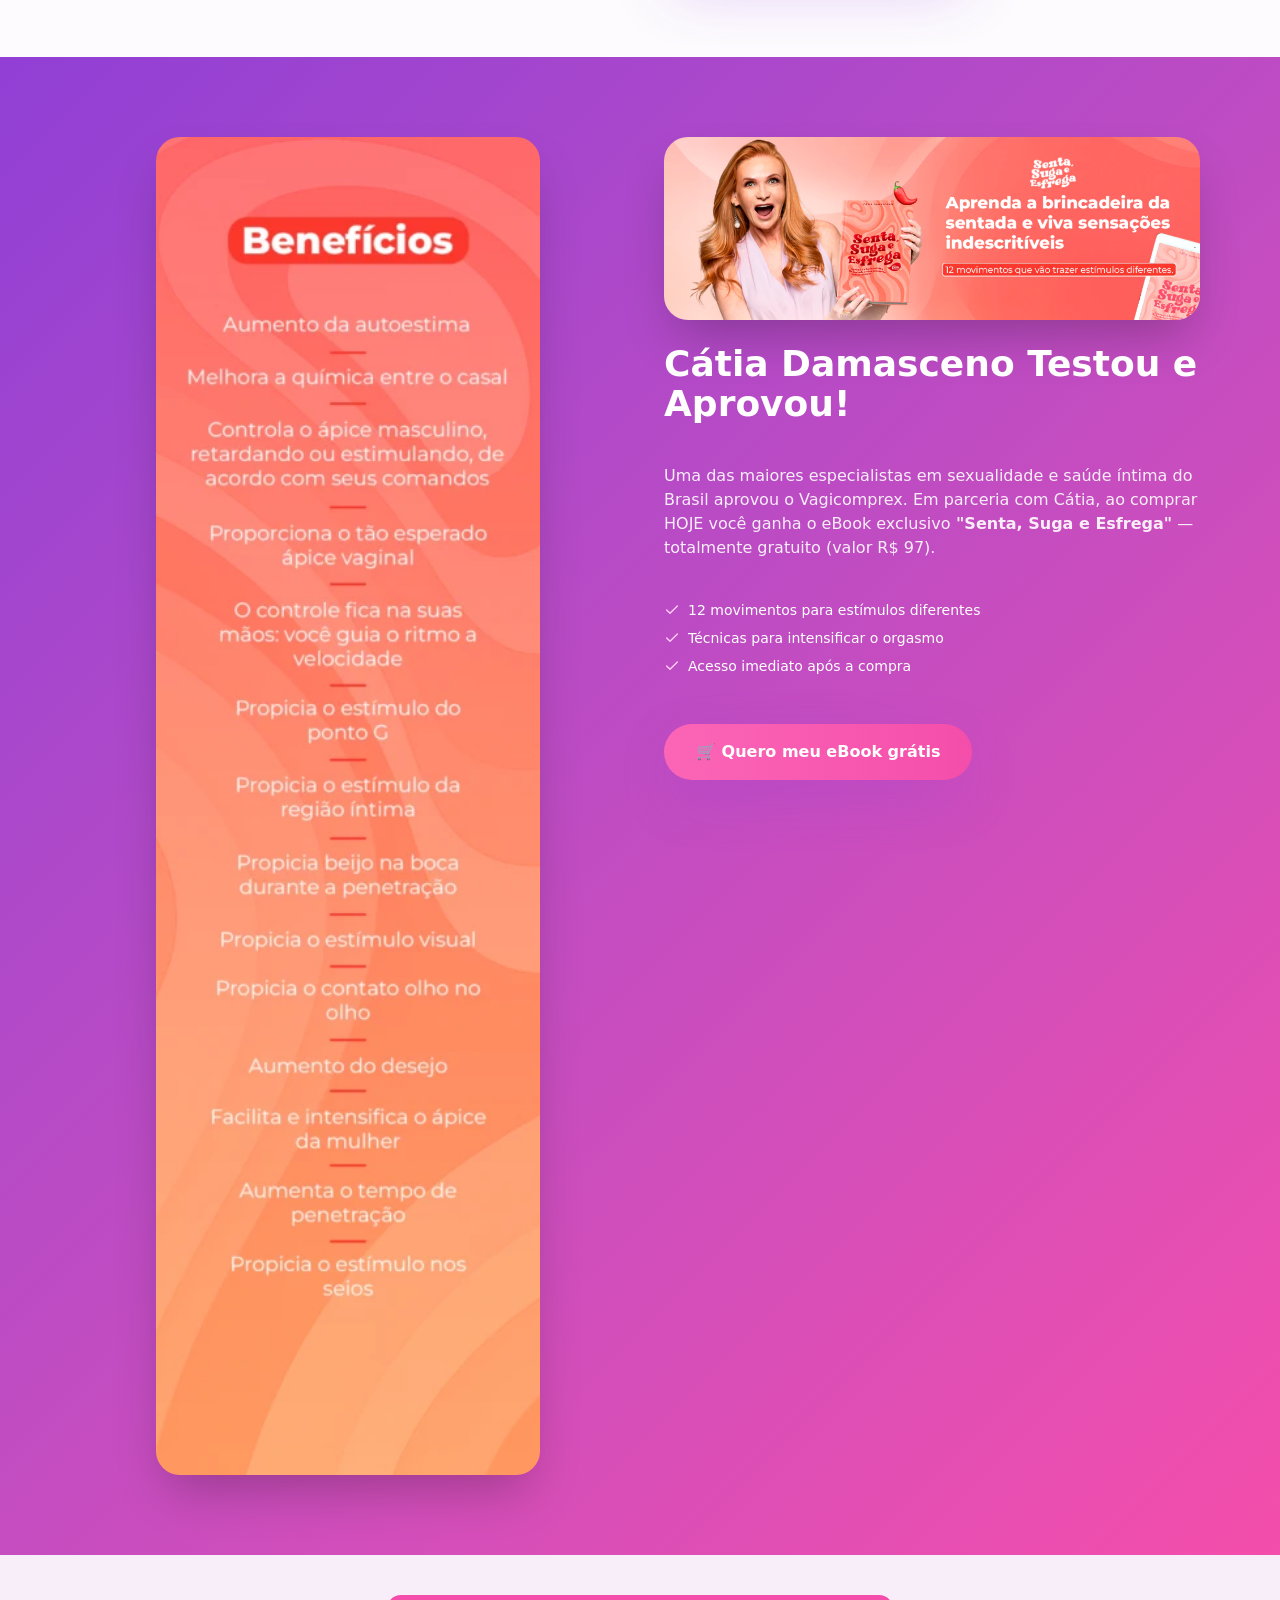
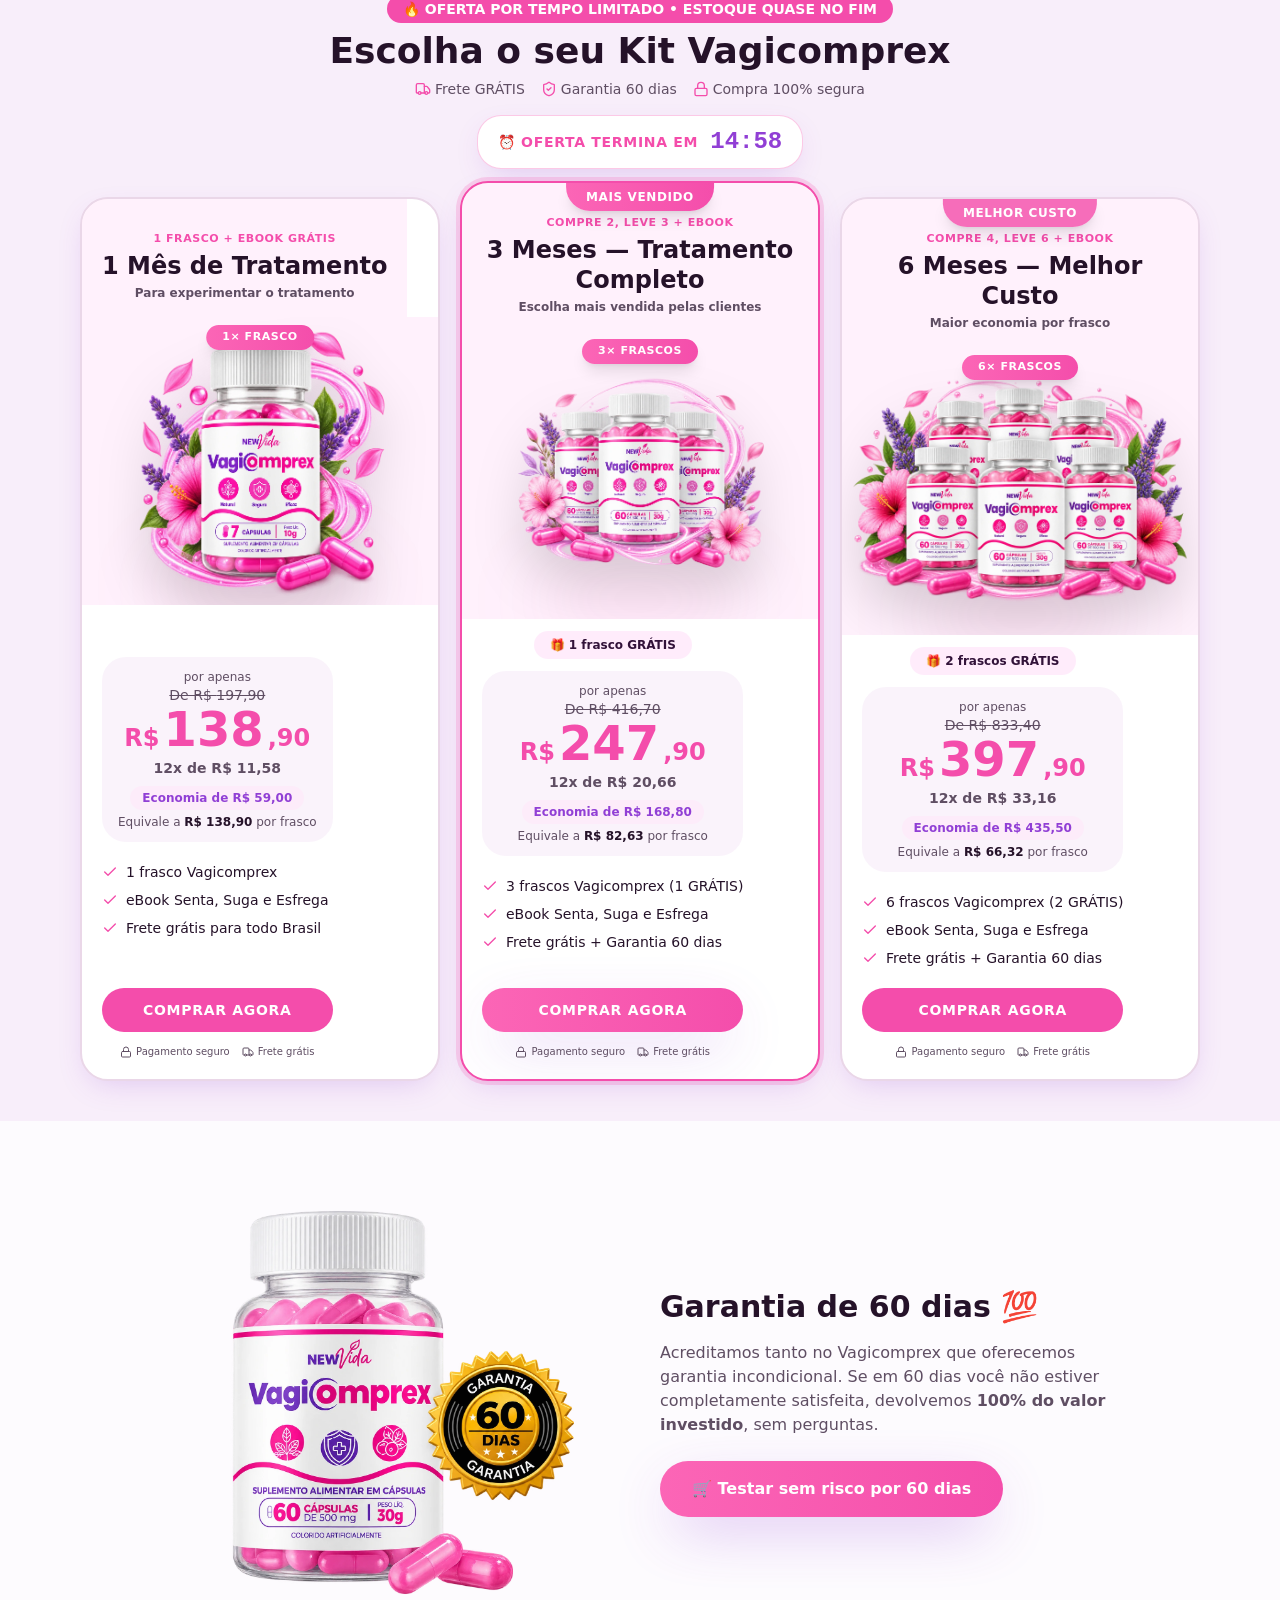
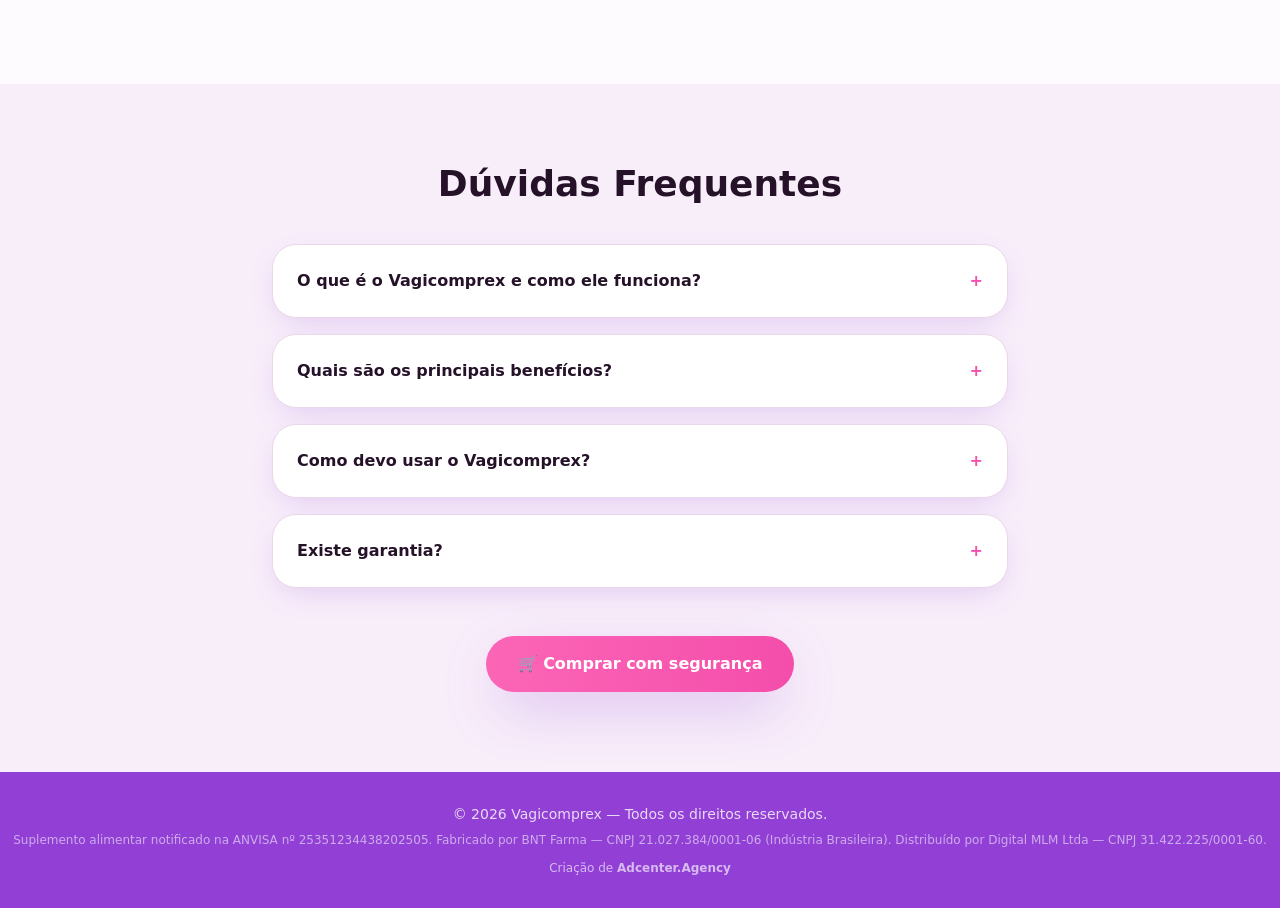
<file: PV-NOVA/index.html>
<!DOCTYPE html><html lang="pt-BR"><head><!-- Google Tag Manager --><script>(function(w,d,s,l,i){w[l]=w[l]||[];w[l].push({'gtm.start':new Date().getTime(),event:'gtm.js'});var f=d.getElementsByTagName(s)[0],j=d.createElement(s),dl=l!='dataLayer'?'&l='+l:'';j.async=true;j.src='https://www.googletagmanager.com/gtm.js?id='+i+dl;f.parentNode.insertBefore(j,f);})(window,document,'script','dataLayer','GTM-PBFR947J');</script><!-- End Google Tag Manager --><meta charSet="utf-8"/><meta name="viewport" content="width=device-width, initial-scale=1"/><link rel="preload" as="image" href="assets/logo-vagicomprex-D-wqzrUM.webp"/><link rel="preload" as="image" href="assets/hero-bottles-rKi9DuhF.webp"/><link rel="preload" as="image" href="assets/woman-bottle-D9S2hP_z.webp"/><link rel="preload" as="image" href="assets/catia-Y3AcYb2m.webp"/><link rel="preload" as="image" href="assets/ebook-banner-C6BvcG2r.webp"/><link rel="preload" as="image" href="assets/pack-1-bottle-DJbhL7bN.webp"/><link rel="preload" as="image" href="assets/pack-3-bottles-o0DyJwtf.webp"/><link rel="preload" as="image" href="assets/pack-6-bottles-Cvo0u4Qf.webp"/><link rel="preload" as="image" href="assets/product-guarantee-BHp1S-IY.webp"/><link rel="stylesheet" href="assets/styles-DiCXmHlP.css" data-precedence="default"/><title>Vagicomprex — Saúde Íntima Feminina | Compressão, Lubrificação e Bem-Estar</title><meta name="author" content="Adcenter.Agency"/><meta name="generator" content="Adcenter.Agency"/><meta name="robots" content="index, follow, noarchive, nosnippet"/><meta property="og:title" content="Vagicomprex — Saúde Íntima Feminina | Compressão, Lubrificação e Bem-Estar"/><meta property="og:description" content="Vagicomprex: cápsulas para saúde íntima feminina. Restaure elasticidade, lubrificação e tonicidade vaginal. Garantia de 60 dias."/><meta property="og:site_name" content="Vagicomprex"/><meta property="og:type" content="website"/><meta name="twitter:card" content="summary"/><meta name="twitter:title" content="Vagicomprex — Saúde Íntima Feminina | Compressão, Lubrificação e Bem-Estar"/><meta name="twitter:description" content="Vagicomprex: cápsulas para saúde íntima feminina. Restaure elasticidade, lubrificação e tonicidade vaginal. Garantia de 60 dias."/><meta property="og:image" content="https://storage.googleapis.com/gpt-engineer-file-uploads/szlgwk3vRcQShXbozHcHv8aC0g12/social-images/social-1779534471579-5-1024x929.png.webp"/><meta name="twitter:image" content="https://storage.googleapis.com/gpt-engineer-file-uploads/szlgwk3vRcQShXbozHcHv8aC0g12/social-images/social-1779534471579-5-1024x929.png.webp"/><meta name="description" content="Vagicomprex: cápsulas para saúde íntima feminina. Restaure elasticidade, lubrificação e tonicidade vaginal. Garantia de 60 dias."/><script type="application/ld+json">{"@context":"https://schema.org","@type":"FAQPage","mainEntity":[{"@type":"Question","name":"O que é o Vagicomprex e como ele funciona?","acceptedAnswer":{"@type":"Answer","text":"É um suplemento avançado em cápsulas para a saúde íntima feminina. As cápsulas são de uso oral: os componentes bioativos — fitoestrógenos, antioxidantes e anti-inflamatórios — são absorvidos pelo organismo e agem de dentro para fora, promovendo elasticidade, lubrificação e tonicidade vaginal."}},{"@type":"Question","name":"Quais são os principais benefícios?","acceptedAnswer":{"@type":"Answer","text":"Restaura a elasticidade e lubrificação, alivia sintomas da menopausa, combate infecções, equilibra a flora íntima e aumenta sensibilidade e prazer."}},{"@type":"Question","name":"Como devo usar o Vagicomprex?","acceptedAnswer":{"@type":"Answer","text":"Tome 2 cápsulas ao dia com um copo de água, sempre no mesmo horário. O uso é contínuo — a constância é o que traz resultado."}},{"@type":"Question","name":"Existe garantia?","acceptedAnswer":{"@type":"Answer","text":"Sim! Oferecemos garantia incondicional de 60 dias. Se não ficar satisfeita, devolvemos 100% do valor investido."}}]}</script><script>!function(f,b,e,v,n,t,s){if(f.fbq)return;n=f.fbq=function(){n.callMethod?n.callMethod.apply(n,arguments):n.queue.push(arguments)};if(!f._fbq)f._fbq=n;n.push=n;n.loaded=!0;n.version='2.0';n.queue=[];t=b.createElement(e);t.async=!0;t.src=v;s=b.getElementsByTagName(e)[0];s.parentNode.insertBefore(t,s)}(window,document,'script','https://connect.facebook.net/en_US/fbevents.js');window.__FB_PIXEL_ID__='627260033595972';fbq('init','627260033595972');fbq('track','PageView');</script><noscript><img height="1" width="1" style="display:none" src="https://www.facebook.com/tr?id=627260033595972&amp;ev=PageView&amp;noscript=1" alt=""/></noscript><script>!function(w,d,t){w.TiktokAnalyticsObject=t;var ttq=w[t]=w[t]||[];ttq.methods=["page","track","identify","instances","debug","on","off","once","ready","alias","group","enableCookie","disableCookie","holdConsent","revokeConsent","grantConsent"],ttq.setAndDefer=function(t,e){t[e]=function(){t.push([e].concat(Array.prototype.slice.call(arguments,0)))}};for(var i=0;i<ttq.methods.length;i++)ttq.setAndDefer(ttq,ttq.methods[i]);ttq.instance=function(t){for(var e=ttq._i[t]||[],n=0;n<ttq.methods.length;n++)ttq.setAndDefer(e,ttq.methods[n]);return e},ttq.load=function(e,n){var r="https://analytics.tiktok.com/i18n/pixel/events.js",o=n&&n.partner;ttq._i=ttq._i||{},ttq._i[e]=[],ttq._i[e]._u=r,ttq._t=ttq._t||{},ttq._t[e]=+new Date,ttq._o=ttq._o||{},ttq._o[e]=n||{};n=document.createElement("script");n.type="text/javascript",n.async=!0,n.src=r+"?sdkid="+e+"&lib="+t;e=document.getElementsByTagName("script")[0];e.parentNode.insertBefore(n,e)};ttq.load("DABOJ0JC77UES974D6CG");ttq.page();}(window,document,"ttq");</script></head><body><!-- Google Tag Manager (noscript) --><noscript><iframe src="https://www.googletagmanager.com/ns.html?id=GTM-PBFR947J" height="0" width="0" style="display:none;visibility:hidden"></iframe></noscript><!-- End Google Tag Manager (noscript) --><!--$--><div class="min-h-screen bg-background"><div class="bg-[image:var(--gradient-pink)] py-2 text-center text-xs sm:text-sm font-semibold text-primary-foreground">🔥 OFERTA RELÂMPAGO • Frete Grátis para todo Brasil • Estoque Limitado</div><header class="border-b bg-card"><div class="container mx-auto flex max-w-6xl items-center justify-between px-4 py-3"><img src="assets/logo-vagicomprex-D-wqzrUM.webp" alt="Vagicomprex" class="h-8 md:h-10 w-auto"/><a href="#preco" class="hidden sm:inline-flex items-center gap-2 rounded-full bg-primary px-4 py-2 text-xs font-bold uppercase tracking-wider text-primary-foreground hover:opacity-90">Comprar agora</a></div></header><section class="relative overflow-hidden bg-[image:var(--gradient-hero)] py-16 md:py-24"><div class="absolute inset-0 opacity-20" style="background-image:radial-gradient(circle at 20% 30%, white 0%, transparent 40%), radial-gradient(circle at 80% 70%, white 0%, transparent 40%)"></div><div class="container relative mx-auto grid max-w-6xl gap-12 px-4 md:grid-cols-2 md:items-center"><div class="text-primary-foreground"><h1 class="text-4xl font-extrabold leading-tight md:text-5xl">Elimine a Frouxidão Vaginal, Recupere a Aparência e Aumente a Lubrificação</h1><p class="mt-5 text-lg opacity-90">Aquele aperto e prazer se foram? Hora de recuperar o controle e sentir-se poderosa novamente.</p><ul class="mt-6 grid gap-2 sm:grid-cols-2"><li class="flex items-center gap-2 text-sm font-medium"><svg xmlns="http://www.w3.org/2000/svg" width="24" height="24" viewBox="0 0 24 24" fill="none" stroke="currentColor" stroke-width="2" stroke-linecap="round" stroke-linejoin="round" class="lucide lucide-check h-5 w-5 shrink-0 text-accent" aria-hidden="true"><path d="M20 6 9 17l-5-5"></path></svg> <!-- -->Previne a candidíase</li><li class="flex items-center gap-2 text-sm font-medium"><svg xmlns="http://www.w3.org/2000/svg" width="24" height="24" viewBox="0 0 24 24" fill="none" stroke="currentColor" stroke-width="2" stroke-linecap="round" stroke-linejoin="round" class="lucide lucide-check h-5 w-5 shrink-0 text-accent" aria-hidden="true"><path d="M20 6 9 17l-5-5"></path></svg> <!-- -->Elimina o corrimento</li><li class="flex items-center gap-2 text-sm font-medium"><svg xmlns="http://www.w3.org/2000/svg" width="24" height="24" viewBox="0 0 24 24" fill="none" stroke="currentColor" stroke-width="2" stroke-linecap="round" stroke-linejoin="round" class="lucide lucide-check h-5 w-5 shrink-0 text-accent" aria-hidden="true"><path d="M20 6 9 17l-5-5"></path></svg> <!-- -->Aumento da Lubrificação</li><li class="flex items-center gap-2 text-sm font-medium"><svg xmlns="http://www.w3.org/2000/svg" width="24" height="24" viewBox="0 0 24 24" fill="none" stroke="currentColor" stroke-width="2" stroke-linecap="round" stroke-linejoin="round" class="lucide lucide-check h-5 w-5 shrink-0 text-accent" aria-hidden="true"><path d="M20 6 9 17l-5-5"></path></svg> <!-- -->Compressão Vaginal</li><li class="flex items-center gap-2 text-sm font-medium"><svg xmlns="http://www.w3.org/2000/svg" width="24" height="24" viewBox="0 0 24 24" fill="none" stroke="currentColor" stroke-width="2" stroke-linecap="round" stroke-linejoin="round" class="lucide lucide-check h-5 w-5 shrink-0 text-accent" aria-hidden="true"><path d="M20 6 9 17l-5-5"></path></svg> <!-- -->Facilita o Orgasmo</li><li class="flex items-center gap-2 text-sm font-medium"><svg xmlns="http://www.w3.org/2000/svg" width="24" height="24" viewBox="0 0 24 24" fill="none" stroke="currentColor" stroke-width="2" stroke-linecap="round" stroke-linejoin="round" class="lucide lucide-check h-5 w-5 shrink-0 text-accent" aria-hidden="true"><path d="M20 6 9 17l-5-5"></path></svg> <!-- -->Fortalece o sistema imunológico</li><li class="flex items-center gap-2 text-sm font-medium"><svg xmlns="http://www.w3.org/2000/svg" width="24" height="24" viewBox="0 0 24 24" fill="none" stroke="currentColor" stroke-width="2" stroke-linecap="round" stroke-linejoin="round" class="lucide lucide-check h-5 w-5 shrink-0 text-accent" aria-hidden="true"><path d="M20 6 9 17l-5-5"></path></svg> <!-- -->Equilibra a flora íntima</li><li class="flex items-center gap-2 text-sm font-medium"><svg xmlns="http://www.w3.org/2000/svg" width="24" height="24" viewBox="0 0 24 24" fill="none" stroke="currentColor" stroke-width="2" stroke-linecap="round" stroke-linejoin="round" class="lucide lucide-check h-5 w-5 shrink-0 text-accent" aria-hidden="true"><path d="M20 6 9 17l-5-5"></path></svg> <!-- -->Recuperação da Aparência</li></ul><div class="mt-8"><a href="#preco" class="inline-flex items-center justify-center gap-2 rounded-full bg-[image:var(--gradient-pink)] px-8 py-4 text-base font-bold text-primary-foreground shadow-[var(--shadow-glow)] transition-transform hover:scale-105">🛒 <!-- -->Fazer meu pedido</a></div><div class="mt-6 flex flex-wrap gap-6 text-xs opacity-90"><span class="flex items-center gap-1"><svg xmlns="http://www.w3.org/2000/svg" width="24" height="24" viewBox="0 0 24 24" fill="none" stroke="currentColor" stroke-width="2" stroke-linecap="round" stroke-linejoin="round" class="lucide lucide-award h-4 w-4" aria-hidden="true"><path d="m15.477 12.89 1.515 8.526a.5.5 0 0 1-.81.47l-3.58-2.687a1 1 0 0 0-1.197 0l-3.586 2.686a.5.5 0 0 1-.81-.469l1.514-8.526"></path><circle cx="12" cy="8" r="6"></circle></svg> Satisfação Garantida</span><span class="flex items-center gap-1"><svg xmlns="http://www.w3.org/2000/svg" width="24" height="24" viewBox="0 0 24 24" fill="none" stroke="currentColor" stroke-width="2" stroke-linecap="round" stroke-linejoin="round" class="lucide lucide-shield-check h-4 w-4" aria-hidden="true"><path d="M20 13c0 5-3.5 7.5-7.66 8.95a1 1 0 0 1-.67-.01C7.5 20.5 4 18 4 13V6a1 1 0 0 1 1-1c2 0 4.5-1.2 6.24-2.72a1.17 1.17 0 0 1 1.52 0C14.51 3.81 17 5 19 5a1 1 0 0 1 1 1z"></path><path d="m9 12 2 2 4-4"></path></svg> Compra Segura</span><span class="flex items-center gap-1"><svg xmlns="http://www.w3.org/2000/svg" width="24" height="24" viewBox="0 0 24 24" fill="none" stroke="currentColor" stroke-width="2" stroke-linecap="round" stroke-linejoin="round" class="lucide lucide-lock h-4 w-4" aria-hidden="true"><rect width="18" height="11" x="3" y="11" rx="2" ry="2"></rect><path d="M7 11V7a5 5 0 0 1 10 0v4"></path></svg> Privacidade Protegida</span></div></div><div class="relative"><div class="absolute inset-0 -z-10 rounded-full bg-primary/40 blur-3xl"></div><img src="assets/hero-bottles-rKi9DuhF.webp" alt="Vagicomprex frasco" class="mx-auto w-full max-w-md drop-shadow-2xl"/></div></div></section><section class="border-y bg-card py-6"><div class="container mx-auto grid max-w-6xl grid-cols-2 gap-6 px-4 text-center text-xs font-semibold md:grid-cols-4 md:text-sm"><div class="flex flex-col items-center gap-1"><svg xmlns="http://www.w3.org/2000/svg" width="24" height="24" viewBox="0 0 24 24" fill="none" stroke="currentColor" stroke-width="2" stroke-linecap="round" stroke-linejoin="round" class="lucide lucide-shield-check h-6 w-6 text-primary" aria-hidden="true"><path d="M20 13c0 5-3.5 7.5-7.66 8.95a1 1 0 0 1-.67-.01C7.5 20.5 4 18 4 13V6a1 1 0 0 1 1-1c2 0 4.5-1.2 6.24-2.72a1.17 1.17 0 0 1 1.52 0C14.51 3.81 17 5 19 5a1 1 0 0 1 1 1z"></path><path d="m9 12 2 2 4-4"></path></svg>+27.000 mulheres atendidas</div><div class="flex flex-col items-center gap-1"><svg xmlns="http://www.w3.org/2000/svg" width="24" height="24" viewBox="0 0 24 24" fill="none" stroke="currentColor" stroke-width="2" stroke-linecap="round" stroke-linejoin="round" class="lucide lucide-star h-6 w-6 fill-primary text-primary" aria-hidden="true"><path d="M11.525 2.295a.53.53 0 0 1 .95 0l2.31 4.679a2.123 2.123 0 0 0 1.595 1.16l5.166.756a.53.53 0 0 1 .294.904l-3.736 3.638a2.123 2.123 0 0 0-.611 1.878l.882 5.14a.53.53 0 0 1-.771.56l-4.618-2.428a2.122 2.122 0 0 0-1.973 0L6.396 21.01a.53.53 0 0 1-.77-.56l.881-5.139a2.122 2.122 0 0 0-.611-1.879L2.16 9.795a.53.53 0 0 1 .294-.906l5.165-.755a2.122 2.122 0 0 0 1.597-1.16z"></path></svg>Nota 4,9/5 nas avaliações</div><div class="flex flex-col items-center gap-1"><svg xmlns="http://www.w3.org/2000/svg" width="24" height="24" viewBox="0 0 24 24" fill="none" stroke="currentColor" stroke-width="2" stroke-linecap="round" stroke-linejoin="round" class="lucide lucide-truck h-6 w-6 text-primary" aria-hidden="true"><path d="M14 18V6a2 2 0 0 0-2-2H4a2 2 0 0 0-2 2v11a1 1 0 0 0 1 1h2"></path><path d="M15 18H9"></path><path d="M19 18h2a1 1 0 0 0 1-1v-3.65a1 1 0 0 0-.22-.624l-3.48-4.35A1 1 0 0 0 17.52 8H14"></path><circle cx="17" cy="18" r="2"></circle><circle cx="7" cy="18" r="2"></circle></svg>Envio em 24h • Frete grátis</div><div class="flex flex-col items-center gap-1"><svg xmlns="http://www.w3.org/2000/svg" width="24" height="24" viewBox="0 0 24 24" fill="none" stroke="currentColor" stroke-width="2" stroke-linecap="round" stroke-linejoin="round" class="lucide lucide-lock h-6 w-6 text-primary" aria-hidden="true"><rect width="18" height="11" x="3" y="11" rx="2" ry="2"></rect><path d="M7 11V7a5 5 0 0 1 10 0v4"></path></svg>Embalagem 100% discreta</div></div></section><section class="py-20"><div class="container mx-auto grid max-w-6xl gap-12 px-4 md:grid-cols-2 md:items-center"><img src="assets/woman-bottle-D9S2hP_z.webp" alt="Mulher segurando Vagicomprex" class="mx-auto w-full max-w-md rounded-3xl"/><div><span class="text-sm font-bold uppercase tracking-wider text-primary">Vagicomprex</span><h2 class="mt-2 text-3xl font-extrabold md:text-4xl">Descubra o Poder das Cápsulas <span class="text-primary">Vagicomprex</span></h2><p class="mt-4 text-muted-foreground">Suplemento avançado formulado para promover a saúde íntima feminina, restaurando elasticidade, lubrificação e tonicidade vaginal. Combina fitoestrógenos, antioxidantes e anti-inflamatórios naturais que atuam sinergicamente.</p><ul class="mt-6 space-y-3 text-sm"><li><strong class="text-secondary">Fitoestrógenos de Alta Potência:</strong> Isoflavona de Soja e Trevo Vermelho regeneram o tecido vaginal.</li><li><strong class="text-secondary">Antioxidantes Poderosos:</strong> Vitamina E e Resveratrol protegem contra radicais livres.</li><li><strong class="text-secondary">Anti-Inflamatórios Naturais:</strong> Aloe Vera e Óleo de Prímula reduzem irritação.</li></ul></div></div></section><section class="py-20" id="como-age"><div class="container mx-auto max-w-6xl px-4 text-center"><span class="text-sm font-bold uppercase tracking-wider text-primary">Como age</span><h2 class="mt-2 text-3xl font-extrabold md:text-4xl">Veja o Vagicomprex agindo <span class="text-primary">de dentro pra fora</span></h2><p class="mx-auto mt-3 max-w-2xl text-muted-foreground">Fórmula que ajuda a restaurar a elasticidade, a tonicidade e a lubrificação do canal vaginal — sem cirurgia e sem hormônios sintéticos.</p><video src="videos/mecanismo.mp4" poster="videos/mecanismo-poster.jpg" autoplay muted loop playsinline preload="metadata" aria-label="Animação mostrando a compressão do canal vaginal" style="width:100%;max-width:320px;aspect-ratio:302/312;object-fit:cover;margin:28px auto 0;display:block;border-radius:9999px;box-shadow:0 12px 40px rgba(219,39,119,.25)"></video><div style="display:flex;gap:10px;justify-content:center;flex-wrap:wrap;margin-top:22px"><span style="display:inline-block;padding:8px 14px;border-radius:999px;background:rgba(219,39,119,.10);color:#be185d;font-weight:700;font-size:14px">✓ Mais firmeza</span><span style="display:inline-block;padding:8px 14px;border-radius:999px;background:rgba(219,39,119,.10);color:#be185d;font-weight:700;font-size:14px">✓ Mais tonicidade</span><span style="display:inline-block;padding:8px 14px;border-radius:999px;background:rgba(219,39,119,.10);color:#be185d;font-weight:700;font-size:14px">✓ Mais lubrificação</span></div></div></section><section class="bg-muted py-20"><div class="container mx-auto max-w-6xl px-4"><h2 class="text-center text-3xl font-extrabold md:text-4xl">Principais benefícios do <span class="text-primary">Vagicomprex</span></h2><p class="mx-auto mt-3 max-w-2xl text-center text-muted-foreground">Formulação avançada para uma série de benefícios significativos na saúde íntima feminina.</p><div class="mt-12 grid gap-6 sm:grid-cols-2 lg:grid-cols-3"><div class="rounded-2xl border bg-card p-6 shadow-[var(--shadow-soft)] transition-transform hover:-translate-y-1"><div class="mb-4 flex h-12 w-12 items-center justify-center rounded-full bg-[image:var(--gradient-pink)] text-primary-foreground"><svg xmlns="http://www.w3.org/2000/svg" width="24" height="24" viewBox="0 0 24 24" fill="none" stroke="currentColor" stroke-width="2" stroke-linecap="round" stroke-linejoin="round" class="lucide lucide-star h-6 w-6" aria-hidden="true"><path d="M11.525 2.295a.53.53 0 0 1 .95 0l2.31 4.679a2.123 2.123 0 0 0 1.595 1.16l5.166.756a.53.53 0 0 1 .294.904l-3.736 3.638a2.123 2.123 0 0 0-.611 1.878l.882 5.14a.53.53 0 0 1-.771.56l-4.618-2.428a2.122 2.122 0 0 0-1.973 0L6.396 21.01a.53.53 0 0 1-.77-.56l.881-5.139a2.122 2.122 0 0 0-.611-1.879L2.16 9.795a.53.53 0 0 1 .294-.906l5.165-.755a2.122 2.122 0 0 0 1.597-1.16z"></path></svg></div><h3 class="text-lg font-bold">Compressão Vaginal</h3><p class="mt-2 text-sm text-muted-foreground">Comprime o canal vaginal, tornando-o mais apertado e melhorando a experiência íntima.</p></div><div class="rounded-2xl border bg-card p-6 shadow-[var(--shadow-soft)] transition-transform hover:-translate-y-1"><div class="mb-4 flex h-12 w-12 items-center justify-center rounded-full bg-[image:var(--gradient-pink)] text-primary-foreground"><svg xmlns="http://www.w3.org/2000/svg" width="24" height="24" viewBox="0 0 24 24" fill="none" stroke="currentColor" stroke-width="2" stroke-linecap="round" stroke-linejoin="round" class="lucide lucide-star h-6 w-6" aria-hidden="true"><path d="M11.525 2.295a.53.53 0 0 1 .95 0l2.31 4.679a2.123 2.123 0 0 0 1.595 1.16l5.166.756a.53.53 0 0 1 .294.904l-3.736 3.638a2.123 2.123 0 0 0-.611 1.878l.882 5.14a.53.53 0 0 1-.771.56l-4.618-2.428a2.122 2.122 0 0 0-1.973 0L6.396 21.01a.53.53 0 0 1-.77-.56l.881-5.139a2.122 2.122 0 0 0-.611-1.879L2.16 9.795a.53.53 0 0 1 .294-.906l5.165-.755a2.122 2.122 0 0 0 1.597-1.16z"></path></svg></div><h3 class="text-lg font-bold">Facilita o Orgasmo</h3><p class="mt-2 text-sm text-muted-foreground">Aumenta a sensibilidade e a lubrificação, facilitando o orgasmo e uma experiência mais intensa.</p></div><div class="rounded-2xl border bg-card p-6 shadow-[var(--shadow-soft)] transition-transform hover:-translate-y-1"><div class="mb-4 flex h-12 w-12 items-center justify-center rounded-full bg-[image:var(--gradient-pink)] text-primary-foreground"><svg xmlns="http://www.w3.org/2000/svg" width="24" height="24" viewBox="0 0 24 24" fill="none" stroke="currentColor" stroke-width="2" stroke-linecap="round" stroke-linejoin="round" class="lucide lucide-star h-6 w-6" aria-hidden="true"><path d="M11.525 2.295a.53.53 0 0 1 .95 0l2.31 4.679a2.123 2.123 0 0 0 1.595 1.16l5.166.756a.53.53 0 0 1 .294.904l-3.736 3.638a2.123 2.123 0 0 0-.611 1.878l.882 5.14a.53.53 0 0 1-.771.56l-4.618-2.428a2.122 2.122 0 0 0-1.973 0L6.396 21.01a.53.53 0 0 1-.77-.56l.881-5.139a2.122 2.122 0 0 0-.611-1.879L2.16 9.795a.53.53 0 0 1 .294-.906l5.165-.755a2.122 2.122 0 0 0 1.597-1.16z"></path></svg></div><h3 class="text-lg font-bold">Aumento da Lubrificação</h3><p class="mt-2 text-sm text-muted-foreground">Promove intensa hidratação vaginal, aumentando a lubrificação durante a relação sexual.</p></div><div class="rounded-2xl border bg-card p-6 shadow-[var(--shadow-soft)] transition-transform hover:-translate-y-1"><div class="mb-4 flex h-12 w-12 items-center justify-center rounded-full bg-[image:var(--gradient-pink)] text-primary-foreground"><svg xmlns="http://www.w3.org/2000/svg" width="24" height="24" viewBox="0 0 24 24" fill="none" stroke="currentColor" stroke-width="2" stroke-linecap="round" stroke-linejoin="round" class="lucide lucide-star h-6 w-6" aria-hidden="true"><path d="M11.525 2.295a.53.53 0 0 1 .95 0l2.31 4.679a2.123 2.123 0 0 0 1.595 1.16l5.166.756a.53.53 0 0 1 .294.904l-3.736 3.638a2.123 2.123 0 0 0-.611 1.878l.882 5.14a.53.53 0 0 1-.771.56l-4.618-2.428a2.122 2.122 0 0 0-1.973 0L6.396 21.01a.53.53 0 0 1-.77-.56l.881-5.139a2.122 2.122 0 0 0-.611-1.879L2.16 9.795a.53.53 0 0 1 .294-.906l5.165-.755a2.122 2.122 0 0 0 1.597-1.16z"></path></svg></div><h3 class="text-lg font-bold">Recuperação da Aparência</h3><p class="mt-2 text-sm text-muted-foreground">Contribui para o rejuvenescimento dos tecidos, restaurando aparência jovem e saudável.</p></div><div class="rounded-2xl border bg-card p-6 shadow-[var(--shadow-soft)] transition-transform hover:-translate-y-1"><div class="mb-4 flex h-12 w-12 items-center justify-center rounded-full bg-[image:var(--gradient-pink)] text-primary-foreground"><svg xmlns="http://www.w3.org/2000/svg" width="24" height="24" viewBox="0 0 24 24" fill="none" stroke="currentColor" stroke-width="2" stroke-linecap="round" stroke-linejoin="round" class="lucide lucide-star h-6 w-6" aria-hidden="true"><path d="M11.525 2.295a.53.53 0 0 1 .95 0l2.31 4.679a2.123 2.123 0 0 0 1.595 1.16l5.166.756a.53.53 0 0 1 .294.904l-3.736 3.638a2.123 2.123 0 0 0-.611 1.878l.882 5.14a.53.53 0 0 1-.771.56l-4.618-2.428a2.122 2.122 0 0 0-1.973 0L6.396 21.01a.53.53 0 0 1-.77-.56l.881-5.139a2.122 2.122 0 0 0-.611-1.879L2.16 9.795a.53.53 0 0 1 .294-.906l5.165-.755a2.122 2.122 0 0 0 1.597-1.16z"></path></svg></div><h3 class="text-lg font-bold">Acelera o Metabolismo</h3><p class="mt-2 text-sm text-muted-foreground">Otimiza a utilização de nutrientes, promovendo energia equilibrada e bem-estar geral.</p></div><div class="rounded-2xl border bg-card p-6 shadow-[var(--shadow-soft)] transition-transform hover:-translate-y-1"><div class="mb-4 flex h-12 w-12 items-center justify-center rounded-full bg-[image:var(--gradient-pink)] text-primary-foreground"><svg xmlns="http://www.w3.org/2000/svg" width="24" height="24" viewBox="0 0 24 24" fill="none" stroke="currentColor" stroke-width="2" stroke-linecap="round" stroke-linejoin="round" class="lucide lucide-star h-6 w-6" aria-hidden="true"><path d="M11.525 2.295a.53.53 0 0 1 .95 0l2.31 4.679a2.123 2.123 0 0 0 1.595 1.16l5.166.756a.53.53 0 0 1 .294.904l-3.736 3.638a2.123 2.123 0 0 0-.611 1.878l.882 5.14a.53.53 0 0 1-.771.56l-4.618-2.428a2.122 2.122 0 0 0-1.973 0L6.396 21.01a.53.53 0 0 1-.77-.56l.881-5.139a2.122 2.122 0 0 0-.611-1.879L2.16 9.795a.53.53 0 0 1 .294-.906l5.165-.755a2.122 2.122 0 0 0 1.597-1.16z"></path></svg></div><h3 class="text-lg font-bold">Aumento da Libido</h3><p class="mt-2 text-sm text-muted-foreground">Estimula o desejo sexual e reacende o interesse, para uma vida íntima mais prazerosa.</p></div></div><div class="mt-12 text-center"><a href="#preco" class="inline-flex items-center justify-center gap-2 rounded-full bg-[image:var(--gradient-pink)] px-8 py-4 text-base font-bold text-primary-foreground shadow-[var(--shadow-glow)] transition-transform hover:scale-105">🛒 <!-- -->Eu quero o meu Vagicomprex</a></div></div></section><section class="py-20"><div class="container mx-auto max-w-6xl px-4"><h2 class="text-center text-3xl font-extrabold md:text-4xl">Clientes comprovam sua eficiência</h2><p class="mx-auto mt-3 max-w-2xl text-center text-muted-foreground">Mais de 27 mil mulheres já transformaram a sua vida íntima com Vagicomprex.</p><div class="mt-12 grid gap-6 md:grid-cols-2"><div class="flex gap-4 rounded-2xl border bg-card p-6 shadow-[var(--shadow-soft)]"><img src="assets/customer1-BYIBza69.webp" alt="Cliente Ana Carla, 35 anos" class="h-24 w-24 flex-shrink-0 rounded-xl object-cover sm:h-28 sm:w-28" loading="lazy"/><div class="flex-1"><div class="flex gap-1 text-primary"><svg xmlns="http://www.w3.org/2000/svg" width="24" height="24" viewBox="0 0 24 24" fill="none" stroke="currentColor" stroke-width="2" stroke-linecap="round" stroke-linejoin="round" class="lucide lucide-star h-4 w-4 fill-current" aria-hidden="true"><path d="M11.525 2.295a.53.53 0 0 1 .95 0l2.31 4.679a2.123 2.123 0 0 0 1.595 1.16l5.166.756a.53.53 0 0 1 .294.904l-3.736 3.638a2.123 2.123 0 0 0-.611 1.878l.882 5.14a.53.53 0 0 1-.771.56l-4.618-2.428a2.122 2.122 0 0 0-1.973 0L6.396 21.01a.53.53 0 0 1-.77-.56l.881-5.139a2.122 2.122 0 0 0-.611-1.879L2.16 9.795a.53.53 0 0 1 .294-.906l5.165-.755a2.122 2.122 0 0 0 1.597-1.16z"></path></svg><svg xmlns="http://www.w3.org/2000/svg" width="24" height="24" viewBox="0 0 24 24" fill="none" stroke="currentColor" stroke-width="2" stroke-linecap="round" stroke-linejoin="round" class="lucide lucide-star h-4 w-4 fill-current" aria-hidden="true"><path d="M11.525 2.295a.53.53 0 0 1 .95 0l2.31 4.679a2.123 2.123 0 0 0 1.595 1.16l5.166.756a.53.53 0 0 1 .294.904l-3.736 3.638a2.123 2.123 0 0 0-.611 1.878l.882 5.14a.53.53 0 0 1-.771.56l-4.618-2.428a2.122 2.122 0 0 0-1.973 0L6.396 21.01a.53.53 0 0 1-.77-.56l.881-5.139a2.122 2.122 0 0 0-.611-1.879L2.16 9.795a.53.53 0 0 1 .294-.906l5.165-.755a2.122 2.122 0 0 0 1.597-1.16z"></path></svg><svg xmlns="http://www.w3.org/2000/svg" width="24" height="24" viewBox="0 0 24 24" fill="none" stroke="currentColor" stroke-width="2" stroke-linecap="round" stroke-linejoin="round" class="lucide lucide-star h-4 w-4 fill-current" aria-hidden="true"><path d="M11.525 2.295a.53.53 0 0 1 .95 0l2.31 4.679a2.123 2.123 0 0 0 1.595 1.16l5.166.756a.53.53 0 0 1 .294.904l-3.736 3.638a2.123 2.123 0 0 0-.611 1.878l.882 5.14a.53.53 0 0 1-.771.56l-4.618-2.428a2.122 2.122 0 0 0-1.973 0L6.396 21.01a.53.53 0 0 1-.77-.56l.881-5.139a2.122 2.122 0 0 0-.611-1.879L2.16 9.795a.53.53 0 0 1 .294-.906l5.165-.755a2.122 2.122 0 0 0 1.597-1.16z"></path></svg><svg xmlns="http://www.w3.org/2000/svg" width="24" height="24" viewBox="0 0 24 24" fill="none" stroke="currentColor" stroke-width="2" stroke-linecap="round" stroke-linejoin="round" class="lucide lucide-star h-4 w-4 fill-current" aria-hidden="true"><path d="M11.525 2.295a.53.53 0 0 1 .95 0l2.31 4.679a2.123 2.123 0 0 0 1.595 1.16l5.166.756a.53.53 0 0 1 .294.904l-3.736 3.638a2.123 2.123 0 0 0-.611 1.878l.882 5.14a.53.53 0 0 1-.771.56l-4.618-2.428a2.122 2.122 0 0 0-1.973 0L6.396 21.01a.53.53 0 0 1-.77-.56l.881-5.139a2.122 2.122 0 0 0-.611-1.879L2.16 9.795a.53.53 0 0 1 .294-.906l5.165-.755a2.122 2.122 0 0 0 1.597-1.16z"></path></svg><svg xmlns="http://www.w3.org/2000/svg" width="24" height="24" viewBox="0 0 24 24" fill="none" stroke="currentColor" stroke-width="2" stroke-linecap="round" stroke-linejoin="round" class="lucide lucide-star h-4 w-4 fill-current" aria-hidden="true"><path d="M11.525 2.295a.53.53 0 0 1 .95 0l2.31 4.679a2.123 2.123 0 0 0 1.595 1.16l5.166.756a.53.53 0 0 1 .294.904l-3.736 3.638a2.123 2.123 0 0 0-.611 1.878l.882 5.14a.53.53 0 0 1-.771.56l-4.618-2.428a2.122 2.122 0 0 0-1.973 0L6.396 21.01a.53.53 0 0 1-.77-.56l.881-5.139a2.122 2.122 0 0 0-.611-1.879L2.16 9.795a.53.53 0 0 1 .294-.906l5.165-.755a2.122 2.122 0 0 0 1.597-1.16z"></path></svg></div><p class="mt-2 text-sm italic text-muted-foreground">&quot;<!-- -->Eu sempre lutei com a flacidez vaginal e a falta de lubrificação, o que acabou afetando minha confiança e minha vida sexual. Após começar a usar o Vagicomprex, notei uma transformação incrível. O Vagicomprex realmente restaurou minha vitalidade e me fez sentir jovem e confiante novamente. Recomendo a todos que buscam um cuidado íntimo eficaz e verdadeiro!<!-- -->&quot;</p><p class="mt-3 text-sm font-bold">Ana Carla, 35 anos</p></div></div><div class="flex gap-4 rounded-2xl border bg-card p-6 shadow-[var(--shadow-soft)]"><img src="assets/customer2-C3eVI1_L.webp" alt="Cliente Maria José, 42 anos" class="h-24 w-24 flex-shrink-0 rounded-xl object-cover sm:h-28 sm:w-28" loading="lazy"/><div class="flex-1"><div class="flex gap-1 text-primary"><svg xmlns="http://www.w3.org/2000/svg" width="24" height="24" viewBox="0 0 24 24" fill="none" stroke="currentColor" stroke-width="2" stroke-linecap="round" stroke-linejoin="round" class="lucide lucide-star h-4 w-4 fill-current" aria-hidden="true"><path d="M11.525 2.295a.53.53 0 0 1 .95 0l2.31 4.679a2.123 2.123 0 0 0 1.595 1.16l5.166.756a.53.53 0 0 1 .294.904l-3.736 3.638a2.123 2.123 0 0 0-.611 1.878l.882 5.14a.53.53 0 0 1-.771.56l-4.618-2.428a2.122 2.122 0 0 0-1.973 0L6.396 21.01a.53.53 0 0 1-.77-.56l.881-5.139a2.122 2.122 0 0 0-.611-1.879L2.16 9.795a.53.53 0 0 1 .294-.906l5.165-.755a2.122 2.122 0 0 0 1.597-1.16z"></path></svg><svg xmlns="http://www.w3.org/2000/svg" width="24" height="24" viewBox="0 0 24 24" fill="none" stroke="currentColor" stroke-width="2" stroke-linecap="round" stroke-linejoin="round" class="lucide lucide-star h-4 w-4 fill-current" aria-hidden="true"><path d="M11.525 2.295a.53.53 0 0 1 .95 0l2.31 4.679a2.123 2.123 0 0 0 1.595 1.16l5.166.756a.53.53 0 0 1 .294.904l-3.736 3.638a2.123 2.123 0 0 0-.611 1.878l.882 5.14a.53.53 0 0 1-.771.56l-4.618-2.428a2.122 2.122 0 0 0-1.973 0L6.396 21.01a.53.53 0 0 1-.77-.56l.881-5.139a2.122 2.122 0 0 0-.611-1.879L2.16 9.795a.53.53 0 0 1 .294-.906l5.165-.755a2.122 2.122 0 0 0 1.597-1.16z"></path></svg><svg xmlns="http://www.w3.org/2000/svg" width="24" height="24" viewBox="0 0 24 24" fill="none" stroke="currentColor" stroke-width="2" stroke-linecap="round" stroke-linejoin="round" class="lucide lucide-star h-4 w-4 fill-current" aria-hidden="true"><path d="M11.525 2.295a.53.53 0 0 1 .95 0l2.31 4.679a2.123 2.123 0 0 0 1.595 1.16l5.166.756a.53.53 0 0 1 .294.904l-3.736 3.638a2.123 2.123 0 0 0-.611 1.878l.882 5.14a.53.53 0 0 1-.771.56l-4.618-2.428a2.122 2.122 0 0 0-1.973 0L6.396 21.01a.53.53 0 0 1-.77-.56l.881-5.139a2.122 2.122 0 0 0-.611-1.879L2.16 9.795a.53.53 0 0 1 .294-.906l5.165-.755a2.122 2.122 0 0 0 1.597-1.16z"></path></svg><svg xmlns="http://www.w3.org/2000/svg" width="24" height="24" viewBox="0 0 24 24" fill="none" stroke="currentColor" stroke-width="2" stroke-linecap="round" stroke-linejoin="round" class="lucide lucide-star h-4 w-4 fill-current" aria-hidden="true"><path d="M11.525 2.295a.53.53 0 0 1 .95 0l2.31 4.679a2.123 2.123 0 0 0 1.595 1.16l5.166.756a.53.53 0 0 1 .294.904l-3.736 3.638a2.123 2.123 0 0 0-.611 1.878l.882 5.14a.53.53 0 0 1-.771.56l-4.618-2.428a2.122 2.122 0 0 0-1.973 0L6.396 21.01a.53.53 0 0 1-.77-.56l.881-5.139a2.122 2.122 0 0 0-.611-1.879L2.16 9.795a.53.53 0 0 1 .294-.906l5.165-.755a2.122 2.122 0 0 0 1.597-1.16z"></path></svg><svg xmlns="http://www.w3.org/2000/svg" width="24" height="24" viewBox="0 0 24 24" fill="none" stroke="currentColor" stroke-width="2" stroke-linecap="round" stroke-linejoin="round" class="lucide lucide-star h-4 w-4 fill-current" aria-hidden="true"><path d="M11.525 2.295a.53.53 0 0 1 .95 0l2.31 4.679a2.123 2.123 0 0 0 1.595 1.16l5.166.756a.53.53 0 0 1 .294.904l-3.736 3.638a2.123 2.123 0 0 0-.611 1.878l.882 5.14a.53.53 0 0 1-.771.56l-4.618-2.428a2.122 2.122 0 0 0-1.973 0L6.396 21.01a.53.53 0 0 1-.77-.56l.881-5.139a2.122 2.122 0 0 0-.611-1.879L2.16 9.795a.53.53 0 0 1 .294-.906l5.165-.755a2.122 2.122 0 0 0 1.597-1.16z"></path></svg></div><p class="mt-2 text-sm italic text-muted-foreground">&quot;<!-- -->Sofri com candidíase recorrente por anos, o que não era tão desconfortável, mas também embaraçoso. O Vagicomprex foi um divisor de águas para mim. Em poucas semanas, notei uma grande redução nas infecções e no corrimento. O produto não só combateu a candidíase, mas também ajudou a equilibrar minha flora vaginal. Finalmente, tenho o controle e o conforto que tanto preciso.<!-- -->&quot;</p><p class="mt-3 text-sm font-bold">Maria José, 42 anos</p></div></div><div class="flex gap-4 rounded-2xl border bg-card p-6 shadow-[var(--shadow-soft)]"><img src="assets/customer3-Dlb0byNr.webp" alt="Cliente Cláudia Silva, 39 anos" class="h-24 w-24 flex-shrink-0 rounded-xl object-cover sm:h-28 sm:w-28" loading="lazy"/><div class="flex-1"><div class="flex gap-1 text-primary"><svg xmlns="http://www.w3.org/2000/svg" width="24" height="24" viewBox="0 0 24 24" fill="none" stroke="currentColor" stroke-width="2" stroke-linecap="round" stroke-linejoin="round" class="lucide lucide-star h-4 w-4 fill-current" aria-hidden="true"><path d="M11.525 2.295a.53.53 0 0 1 .95 0l2.31 4.679a2.123 2.123 0 0 0 1.595 1.16l5.166.756a.53.53 0 0 1 .294.904l-3.736 3.638a2.123 2.123 0 0 0-.611 1.878l.882 5.14a.53.53 0 0 1-.771.56l-4.618-2.428a2.122 2.122 0 0 0-1.973 0L6.396 21.01a.53.53 0 0 1-.77-.56l.881-5.139a2.122 2.122 0 0 0-.611-1.879L2.16 9.795a.53.53 0 0 1 .294-.906l5.165-.755a2.122 2.122 0 0 0 1.597-1.16z"></path></svg><svg xmlns="http://www.w3.org/2000/svg" width="24" height="24" viewBox="0 0 24 24" fill="none" stroke="currentColor" stroke-width="2" stroke-linecap="round" stroke-linejoin="round" class="lucide lucide-star h-4 w-4 fill-current" aria-hidden="true"><path d="M11.525 2.295a.53.53 0 0 1 .95 0l2.31 4.679a2.123 2.123 0 0 0 1.595 1.16l5.166.756a.53.53 0 0 1 .294.904l-3.736 3.638a2.123 2.123 0 0 0-.611 1.878l.882 5.14a.53.53 0 0 1-.771.56l-4.618-2.428a2.122 2.122 0 0 0-1.973 0L6.396 21.01a.53.53 0 0 1-.77-.56l.881-5.139a2.122 2.122 0 0 0-.611-1.879L2.16 9.795a.53.53 0 0 1 .294-.906l5.165-.755a2.122 2.122 0 0 0 1.597-1.16z"></path></svg><svg xmlns="http://www.w3.org/2000/svg" width="24" height="24" viewBox="0 0 24 24" fill="none" stroke="currentColor" stroke-width="2" stroke-linecap="round" stroke-linejoin="round" class="lucide lucide-star h-4 w-4 fill-current" aria-hidden="true"><path d="M11.525 2.295a.53.53 0 0 1 .95 0l2.31 4.679a2.123 2.123 0 0 0 1.595 1.16l5.166.756a.53.53 0 0 1 .294.904l-3.736 3.638a2.123 2.123 0 0 0-.611 1.878l.882 5.14a.53.53 0 0 1-.771.56l-4.618-2.428a2.122 2.122 0 0 0-1.973 0L6.396 21.01a.53.53 0 0 1-.77-.56l.881-5.139a2.122 2.122 0 0 0-.611-1.879L2.16 9.795a.53.53 0 0 1 .294-.906l5.165-.755a2.122 2.122 0 0 0 1.597-1.16z"></path></svg><svg xmlns="http://www.w3.org/2000/svg" width="24" height="24" viewBox="0 0 24 24" fill="none" stroke="currentColor" stroke-width="2" stroke-linecap="round" stroke-linejoin="round" class="lucide lucide-star h-4 w-4 fill-current" aria-hidden="true"><path d="M11.525 2.295a.53.53 0 0 1 .95 0l2.31 4.679a2.123 2.123 0 0 0 1.595 1.16l5.166.756a.53.53 0 0 1 .294.904l-3.736 3.638a2.123 2.123 0 0 0-.611 1.878l.882 5.14a.53.53 0 0 1-.771.56l-4.618-2.428a2.122 2.122 0 0 0-1.973 0L6.396 21.01a.53.53 0 0 1-.77-.56l.881-5.139a2.122 2.122 0 0 0-.611-1.879L2.16 9.795a.53.53 0 0 1 .294-.906l5.165-.755a2.122 2.122 0 0 0 1.597-1.16z"></path></svg><svg xmlns="http://www.w3.org/2000/svg" width="24" height="24" viewBox="0 0 24 24" fill="none" stroke="currentColor" stroke-width="2" stroke-linecap="round" stroke-linejoin="round" class="lucide lucide-star h-4 w-4 fill-current" aria-hidden="true"><path d="M11.525 2.295a.53.53 0 0 1 .95 0l2.31 4.679a2.123 2.123 0 0 0 1.595 1.16l5.166.756a.53.53 0 0 1 .294.904l-3.736 3.638a2.123 2.123 0 0 0-.611 1.878l.882 5.14a.53.53 0 0 1-.771.56l-4.618-2.428a2.122 2.122 0 0 0-1.973 0L6.396 21.01a.53.53 0 0 1-.77-.56l.881-5.139a2.122 2.122 0 0 0-.611-1.879L2.16 9.795a.53.53 0 0 1 .294-.906l5.165-.755a2.122 2.122 0 0 0 1.597-1.16z"></path></svg></div><p class="mt-2 text-sm italic text-muted-foreground">&quot;<!-- -->Depois da menopausa, senti uma grande queda na sensibilidade vaginal, o que afetou minha vida sexual de forma negativa. O Vagicomprex foi uma solução incrível. Com sua fórmula rica em fitoestrógenos e antioxidantes, consegui restaurar a sensibilidade e melhorar a lubrificação. O prazer durante o sexo voltou a ser intenso e gratificante. Sinto que recuperei a conexão com meu parceiro e a alegria na intimidade!<!-- -->&quot;</p><p class="mt-3 text-sm font-bold">Cláudia Silva, 39 anos</p></div></div><div class="flex gap-4 rounded-2xl border bg-card p-6 shadow-[var(--shadow-soft)]"><img src="assets/customer4-qkJgxyx1.webp" alt="Cliente Patrícia Lima, 39 anos" class="h-24 w-24 flex-shrink-0 rounded-xl object-cover sm:h-28 sm:w-28" loading="lazy"/><div class="flex-1"><div class="flex gap-1 text-primary"><svg xmlns="http://www.w3.org/2000/svg" width="24" height="24" viewBox="0 0 24 24" fill="none" stroke="currentColor" stroke-width="2" stroke-linecap="round" stroke-linejoin="round" class="lucide lucide-star h-4 w-4 fill-current" aria-hidden="true"><path d="M11.525 2.295a.53.53 0 0 1 .95 0l2.31 4.679a2.123 2.123 0 0 0 1.595 1.16l5.166.756a.53.53 0 0 1 .294.904l-3.736 3.638a2.123 2.123 0 0 0-.611 1.878l.882 5.14a.53.53 0 0 1-.771.56l-4.618-2.428a2.122 2.122 0 0 0-1.973 0L6.396 21.01a.53.53 0 0 1-.77-.56l.881-5.139a2.122 2.122 0 0 0-.611-1.879L2.16 9.795a.53.53 0 0 1 .294-.906l5.165-.755a2.122 2.122 0 0 0 1.597-1.16z"></path></svg><svg xmlns="http://www.w3.org/2000/svg" width="24" height="24" viewBox="0 0 24 24" fill="none" stroke="currentColor" stroke-width="2" stroke-linecap="round" stroke-linejoin="round" class="lucide lucide-star h-4 w-4 fill-current" aria-hidden="true"><path d="M11.525 2.295a.53.53 0 0 1 .95 0l2.31 4.679a2.123 2.123 0 0 0 1.595 1.16l5.166.756a.53.53 0 0 1 .294.904l-3.736 3.638a2.123 2.123 0 0 0-.611 1.878l.882 5.14a.53.53 0 0 1-.771.56l-4.618-2.428a2.122 2.122 0 0 0-1.973 0L6.396 21.01a.53.53 0 0 1-.77-.56l.881-5.139a2.122 2.122 0 0 0-.611-1.879L2.16 9.795a.53.53 0 0 1 .294-.906l5.165-.755a2.122 2.122 0 0 0 1.597-1.16z"></path></svg><svg xmlns="http://www.w3.org/2000/svg" width="24" height="24" viewBox="0 0 24 24" fill="none" stroke="currentColor" stroke-width="2" stroke-linecap="round" stroke-linejoin="round" class="lucide lucide-star h-4 w-4 fill-current" aria-hidden="true"><path d="M11.525 2.295a.53.53 0 0 1 .95 0l2.31 4.679a2.123 2.123 0 0 0 1.595 1.16l5.166.756a.53.53 0 0 1 .294.904l-3.736 3.638a2.123 2.123 0 0 0-.611 1.878l.882 5.14a.53.53 0 0 1-.771.56l-4.618-2.428a2.122 2.122 0 0 0-1.973 0L6.396 21.01a.53.53 0 0 1-.77-.56l.881-5.139a2.122 2.122 0 0 0-.611-1.879L2.16 9.795a.53.53 0 0 1 .294-.906l5.165-.755a2.122 2.122 0 0 0 1.597-1.16z"></path></svg><svg xmlns="http://www.w3.org/2000/svg" width="24" height="24" viewBox="0 0 24 24" fill="none" stroke="currentColor" stroke-width="2" stroke-linecap="round" stroke-linejoin="round" class="lucide lucide-star h-4 w-4 fill-current" aria-hidden="true"><path d="M11.525 2.295a.53.53 0 0 1 .95 0l2.31 4.679a2.123 2.123 0 0 0 1.595 1.16l5.166.756a.53.53 0 0 1 .294.904l-3.736 3.638a2.123 2.123 0 0 0-.611 1.878l.882 5.14a.53.53 0 0 1-.771.56l-4.618-2.428a2.122 2.122 0 0 0-1.973 0L6.396 21.01a.53.53 0 0 1-.77-.56l.881-5.139a2.122 2.122 0 0 0-.611-1.879L2.16 9.795a.53.53 0 0 1 .294-.906l5.165-.755a2.122 2.122 0 0 0 1.597-1.16z"></path></svg><svg xmlns="http://www.w3.org/2000/svg" width="24" height="24" viewBox="0 0 24 24" fill="none" stroke="currentColor" stroke-width="2" stroke-linecap="round" stroke-linejoin="round" class="lucide lucide-star h-4 w-4 fill-current" aria-hidden="true"><path d="M11.525 2.295a.53.53 0 0 1 .95 0l2.31 4.679a2.123 2.123 0 0 0 1.595 1.16l5.166.756a.53.53 0 0 1 .294.904l-3.736 3.638a2.123 2.123 0 0 0-.611 1.878l.882 5.14a.53.53 0 0 1-.771.56l-4.618-2.428a2.122 2.122 0 0 0-1.973 0L6.396 21.01a.53.53 0 0 1-.77-.56l.881-5.139a2.122 2.122 0 0 0-.611-1.879L2.16 9.795a.53.53 0 0 1 .294-.906l5.165-.755a2.122 2.122 0 0 0 1.597-1.16z"></path></svg></div><p class="mt-2 text-sm italic text-muted-foreground">&quot;<!-- -->O Vagicomprex fez maravilhas para minha saúde íntima. Após começar o tratamento, notei um rejuvenescimento notável dos tecidos vaginais. A elasticidade e a aparência da minha região íntima melhoraram, o que teve um impacto positivo na minha autoestima. Me sinto mais jovem e confiante, e minha vida íntima nunca foi tão satisfatória. É incrível como um produto pode fazer tanta diferença.<!-- -->&quot;</p><p class="mt-3 text-sm font-bold">Patrícia Lima, 39 anos</p></div></div></div><div class="mt-16 grid gap-8 md:grid-cols-2 md:items-center"><div class="mx-auto w-full max-w-xs overflow-hidden rounded-2xl border bg-card shadow-[var(--shadow-soft)]"><video src="videos/depoimento.mp4" controls="" playsInline="" preload="metadata" class="aspect-[9/16] w-full bg-black object-cover"></video></div><div><span class="inline-block rounded-full bg-primary/10 px-3 py-1 text-xs font-bold uppercase tracking-wider text-primary">Depoimento em vídeo</span><h3 class="mt-3 text-2xl font-extrabold md:text-3xl">&quot;Mudou minha vida íntima em poucas semanas&quot;</h3><p class="mt-4 text-muted-foreground">Assista ao relato real de uma cliente que recuperou a confiança, a lubrificação e o prazer com o Vagicomprex. Sem cirurgia, sem hormônios sintéticos.</p><div class="mt-6 grid grid-cols-2 gap-4"><img src="assets/dep1-9ndHD3ns.webp" alt="Depoimento cliente" class="rounded-xl object-cover" loading="lazy"/><img src="assets/dep3-BVbeM5aj.webp" alt="Depoimento cliente" class="rounded-xl object-cover" loading="lazy"/></div><div class="mt-6"><a href="#preco" class="inline-flex items-center justify-center gap-2 rounded-full bg-[image:var(--gradient-pink)] px-8 py-4 text-base font-bold text-primary-foreground shadow-[var(--shadow-glow)] transition-transform hover:scale-105">🛒 <!-- -->Quero o mesmo resultado</a></div></div></div></div></section><section class="bg-[image:var(--gradient-hero)] py-20 text-primary-foreground"><div class="container mx-auto grid max-w-6xl gap-12 px-4 md:grid-cols-2 md:items-start"><div class="flex flex-col items-center gap-6"><img src="assets/catia-Y3AcYb2m.webp" alt="Cátia Damasceno" class="mx-auto w-full max-w-sm rounded-2xl shadow-2xl"/></div><div class="flex flex-col gap-6"><img src="assets/ebook-banner-C6BvcG2r.webp" alt="eBook Senta, Suga e Esfrega - Cátia Damasceno" class="w-full rounded-2xl shadow-2xl"/><h2 class="text-3xl font-extrabold md:text-4xl">Cátia Damasceno Testou e Aprovou!</h2><p class="mt-4 opacity-90">Uma das maiores especialistas em sexualidade e saúde íntima do Brasil aprovou o Vagicomprex. Em parceria com Cátia, ao comprar HOJE você ganha o eBook exclusivo<strong> &quot;Senta, Suga e Esfrega&quot;</strong> — totalmente gratuito (valor R$ 97).</p><ul class="mt-4 space-y-2 text-sm"><li class="flex items-center gap-2"><svg xmlns="http://www.w3.org/2000/svg" width="24" height="24" viewBox="0 0 24 24" fill="none" stroke="currentColor" stroke-width="2" stroke-linecap="round" stroke-linejoin="round" class="lucide lucide-check h-4 w-4 text-accent" aria-hidden="true"><path d="M20 6 9 17l-5-5"></path></svg> 12 movimentos para estímulos diferentes</li><li class="flex items-center gap-2"><svg xmlns="http://www.w3.org/2000/svg" width="24" height="24" viewBox="0 0 24 24" fill="none" stroke="currentColor" stroke-width="2" stroke-linecap="round" stroke-linejoin="round" class="lucide lucide-check h-4 w-4 text-accent" aria-hidden="true"><path d="M20 6 9 17l-5-5"></path></svg> Técnicas para intensificar o orgasmo</li><li class="flex items-center gap-2"><svg xmlns="http://www.w3.org/2000/svg" width="24" height="24" viewBox="0 0 24 24" fill="none" stroke="currentColor" stroke-width="2" stroke-linecap="round" stroke-linejoin="round" class="lucide lucide-check h-4 w-4 text-accent" aria-hidden="true"><path d="M20 6 9 17l-5-5"></path></svg> Acesso imediato após a compra</li></ul><div class="mt-6"><a href="#preco" class="inline-flex items-center justify-center gap-2 rounded-full bg-[image:var(--gradient-pink)] px-8 py-4 text-base font-bold text-primary-foreground shadow-[var(--shadow-glow)] transition-transform hover:scale-105">🛒 <!-- -->Quero meu eBook grátis</a></div></div></div></section><section id="preco" class="bg-muted py-8 md:py-10"><div class="container mx-auto max-w-6xl px-4"><div class="text-center"><span class="inline-block animate-pulse rounded-full bg-primary px-4 py-1 text-sm font-bold text-primary-foreground">🔥 OFERTA POR TEMPO LIMITADO • ESTOQUE QUASE NO FIM</span><h2 class="mt-2 text-3xl font-extrabold md:text-4xl">Escolha o seu Kit Vagicomprex</h2><div class="mt-2 flex flex-wrap items-center justify-center gap-4 text-sm text-muted-foreground"><span class="flex items-center gap-1"><svg xmlns="http://www.w3.org/2000/svg" width="24" height="24" viewBox="0 0 24 24" fill="none" stroke="currentColor" stroke-width="2" stroke-linecap="round" stroke-linejoin="round" class="lucide lucide-truck h-4 w-4 text-primary" aria-hidden="true"><path d="M14 18V6a2 2 0 0 0-2-2H4a2 2 0 0 0-2 2v11a1 1 0 0 0 1 1h2"></path><path d="M15 18H9"></path><path d="M19 18h2a1 1 0 0 0 1-1v-3.65a1 1 0 0 0-.22-.624l-3.48-4.35A1 1 0 0 0 17.52 8H14"></path><circle cx="17" cy="18" r="2"></circle><circle cx="7" cy="18" r="2"></circle></svg> Frete GRÁTIS</span><span class="flex items-center gap-1"><svg xmlns="http://www.w3.org/2000/svg" width="24" height="24" viewBox="0 0 24 24" fill="none" stroke="currentColor" stroke-width="2" stroke-linecap="round" stroke-linejoin="round" class="lucide lucide-shield-check h-4 w-4 text-primary" aria-hidden="true"><path d="M20 13c0 5-3.5 7.5-7.66 8.95a1 1 0 0 1-.67-.01C7.5 20.5 4 18 4 13V6a1 1 0 0 1 1-1c2 0 4.5-1.2 6.24-2.72a1.17 1.17 0 0 1 1.52 0C14.51 3.81 17 5 19 5a1 1 0 0 1 1 1z"></path><path d="m9 12 2 2 4-4"></path></svg> Garantia 60 dias</span><span class="flex items-center gap-1"><svg xmlns="http://www.w3.org/2000/svg" width="24" height="24" viewBox="0 0 24 24" fill="none" stroke="currentColor" stroke-width="2" stroke-linecap="round" stroke-linejoin="round" class="lucide lucide-lock h-4 w-4 text-primary" aria-hidden="true"><rect width="18" height="11" x="3" y="11" rx="2" ry="2"></rect><path d="M7 11V7a5 5 0 0 1 10 0v4"></path></svg> Compra 100% segura</span></div><div class="mx-auto mt-4 inline-flex items-center gap-3 rounded-2xl border border-primary/30 bg-card px-5 py-2.5 shadow-[var(--shadow-soft)]"><span class="text-xs font-bold uppercase tracking-wider text-primary sm:text-sm">⏰ Oferta termina em</span><span class="font-mono text-xl font-extrabold text-secondary tabular-nums sm:text-2xl">15<!-- -->:<!-- -->00</span></div></div><div class="mt-7 grid gap-5 lg:grid-cols-3 lg:items-stretch"><button type="button" class="group relative flex min-h-full flex-col overflow-hidden rounded-3xl border-2 bg-card text-left shadow-[var(--shadow-soft)] transition-all hover:-translate-y-2 hover:shadow-[var(--shadow-glow)] border-border"><div class="bg-accent/30 px-5 pb-4 pt-8 text-center"><p class="text-[11px] font-extrabold uppercase tracking-wider text-primary">1 frasco + eBook grátis</p><h3 class="mt-1 text-2xl font-black leading-tight text-foreground">1 Mês de Tratamento</h3><p class="mt-1 text-xs font-semibold text-muted-foreground">Para experimentar o tratamento</p></div><div class="relative mx-auto flex h-72 w-full items-center justify-center overflow-hidden bg-accent/30 px-2"><div class="absolute bottom-2 left-1/2 h-6 w-3/5 -translate-x-1/2 rounded-[50%] bg-primary/25 blur-2xl"></div><img src="assets/pack-1-bottle-DJbhL7bN.webp" alt="Pacote com 1 frasco Vagicomprex" class="relative z-10 max-h-full w-full max-w-[340px] object-contain drop-shadow-2xl transition-transform duration-500 group-hover:scale-105"/><span class="absolute left-1/2 top-2 z-20 -translate-x-1/2 whitespace-nowrap rounded-full bg-[image:var(--gradient-pink)] px-4 py-1 text-[11px] font-extrabold uppercase tracking-wider text-primary-foreground shadow-lg">1<!-- -->× <!-- -->frasco</span></div><div class="flex flex-1 flex-col px-5 pb-5 pt-3"><div class="mx-auto mb-3 h-7"></div><div class="rounded-2xl bg-muted/70 px-4 py-3 text-center"><p class="text-xs text-muted-foreground">por apenas</p><p class="text-sm text-muted-foreground line-through">De R$ <!-- -->197,90</p><div class="flex items-baseline justify-center gap-1"><span class="text-2xl font-bold text-primary">R$</span><span class="text-4xl font-extrabold leading-none text-primary md:text-5xl">138</span><span class="text-2xl font-bold text-primary">,<!-- -->90</span></div><p class="mt-1 text-sm font-semibold text-muted-foreground">12x de R$ 11,58</p><p class="mt-2 inline-block rounded-full bg-accent/20 px-3 py-1 text-xs font-bold text-secondary">Economia de R$ <!-- -->59,00</p><p class="mt-1 text-xs text-muted-foreground">Equivale a <strong class="text-foreground">R$ <!-- -->138,90</strong> por frasco</p></div><ul class="my-5 space-y-2 text-sm"><li class="flex items-start gap-2"><svg xmlns="http://www.w3.org/2000/svg" width="24" height="24" viewBox="0 0 24 24" fill="none" stroke="currentColor" stroke-width="2" stroke-linecap="round" stroke-linejoin="round" class="lucide lucide-check mt-0.5 h-4 w-4 flex-shrink-0 text-primary" aria-hidden="true"><path d="M20 6 9 17l-5-5"></path></svg><span>1 frasco Vagicomprex</span></li><li class="flex items-start gap-2"><svg xmlns="http://www.w3.org/2000/svg" width="24" height="24" viewBox="0 0 24 24" fill="none" stroke="currentColor" stroke-width="2" stroke-linecap="round" stroke-linejoin="round" class="lucide lucide-check mt-0.5 h-4 w-4 flex-shrink-0 text-primary" aria-hidden="true"><path d="M20 6 9 17l-5-5"></path></svg><span>eBook Senta, Suga e Esfrega</span></li><li class="flex items-start gap-2"><svg xmlns="http://www.w3.org/2000/svg" width="24" height="24" viewBox="0 0 24 24" fill="none" stroke="currentColor" stroke-width="2" stroke-linecap="round" stroke-linejoin="round" class="lucide lucide-check mt-0.5 h-4 w-4 flex-shrink-0 text-primary" aria-hidden="true"><path d="M20 6 9 17l-5-5"></path></svg><span>Frete grátis para todo Brasil</span></li></ul><span class="mt-auto block rounded-full px-6 py-3 text-center text-sm font-extrabold uppercase tracking-wider transition-transform group-hover:scale-105 bg-primary text-primary-foreground">Comprar agora</span><p class="mt-3 flex items-center justify-center gap-3 text-[10px] text-muted-foreground"><span class="flex items-center gap-1"><svg xmlns="http://www.w3.org/2000/svg" width="24" height="24" viewBox="0 0 24 24" fill="none" stroke="currentColor" stroke-width="2" stroke-linecap="round" stroke-linejoin="round" class="lucide lucide-lock h-3 w-3" aria-hidden="true"><rect width="18" height="11" x="3" y="11" rx="2" ry="2"></rect><path d="M7 11V7a5 5 0 0 1 10 0v4"></path></svg> Pagamento seguro</span><span class="flex items-center gap-1"><svg xmlns="http://www.w3.org/2000/svg" width="24" height="24" viewBox="0 0 24 24" fill="none" stroke="currentColor" stroke-width="2" stroke-linecap="round" stroke-linejoin="round" class="lucide lucide-truck h-3 w-3" aria-hidden="true"><path d="M14 18V6a2 2 0 0 0-2-2H4a2 2 0 0 0-2 2v11a1 1 0 0 0 1 1h2"></path><path d="M15 18H9"></path><path d="M19 18h2a1 1 0 0 0 1-1v-3.65a1 1 0 0 0-.22-.624l-3.48-4.35A1 1 0 0 0 17.52 8H14"></path><circle cx="17" cy="18" r="2"></circle><circle cx="7" cy="18" r="2"></circle></svg> Frete grátis</span></p></div></button><button type="button" class="group relative flex min-h-full flex-col overflow-hidden rounded-3xl border-2 bg-card text-left shadow-[var(--shadow-soft)] transition-all hover:-translate-y-2 hover:shadow-[var(--shadow-glow)] border-primary lg:-mt-4 lg:mb-0 ring-4 ring-primary/20"><span class="absolute left-1/2 top-0 z-20 -translate-x-1/2 whitespace-nowrap rounded-b-2xl px-5 py-1.5 text-xs font-extrabold uppercase tracking-wider text-primary-foreground shadow-lg bg-[image:var(--gradient-pink)]">MAIS VENDIDO</span><div class="bg-accent/30 px-5 pb-4 pt-8 text-center"><p class="text-[11px] font-extrabold uppercase tracking-wider text-primary">Compre 2, leve 3 + eBook</p><h3 class="mt-1 text-2xl font-black leading-tight text-foreground">3 Meses — Tratamento Completo</h3><p class="mt-1 text-xs font-semibold text-muted-foreground">Escolha mais vendida pelas clientes</p></div><div class="relative mx-auto flex h-72 w-full items-center justify-center overflow-hidden bg-accent/30 px-2"><div class="absolute bottom-2 left-1/2 h-6 w-3/5 -translate-x-1/2 rounded-[50%] bg-primary/25 blur-2xl"></div><img src="assets/pack-3-bottles-o0DyJwtf.webp" alt="Pacote com 3 frascos Vagicomprex" class="relative z-10 max-h-full w-full max-w-[340px] object-contain drop-shadow-2xl transition-transform duration-500 group-hover:scale-105"/><span class="absolute left-1/2 top-2 z-20 -translate-x-1/2 whitespace-nowrap rounded-full bg-[image:var(--gradient-pink)] px-4 py-1 text-[11px] font-extrabold uppercase tracking-wider text-primary-foreground shadow-lg">3<!-- -->× <!-- -->frascos</span></div><div class="flex flex-1 flex-col px-5 pb-5 pt-3"><div class="mx-auto mb-3 h-7"><div class="rounded-full bg-accent/40 px-4 py-1.5 text-xs font-extrabold text-accent-foreground">🎁 <!-- -->1<!-- --> frasco<!-- --> GRÁTIS</div></div><div class="rounded-2xl bg-muted/70 px-4 py-3 text-center"><p class="text-xs text-muted-foreground">por apenas</p><p class="text-sm text-muted-foreground line-through">De R$ <!-- -->416,70</p><div class="flex items-baseline justify-center gap-1"><span class="text-2xl font-bold text-primary">R$</span><span class="text-4xl font-extrabold leading-none text-primary md:text-5xl">247</span><span class="text-2xl font-bold text-primary">,<!-- -->90</span></div><p class="mt-1 text-sm font-semibold text-muted-foreground">12x de R$ 20,66</p><p class="mt-2 inline-block rounded-full bg-accent/20 px-3 py-1 text-xs font-bold text-secondary">Economia de R$ <!-- -->168,80</p><p class="mt-1 text-xs text-muted-foreground">Equivale a <strong class="text-foreground">R$ <!-- -->82,63</strong> por frasco</p></div><ul class="my-5 space-y-2 text-sm"><li class="flex items-start gap-2"><svg xmlns="http://www.w3.org/2000/svg" width="24" height="24" viewBox="0 0 24 24" fill="none" stroke="currentColor" stroke-width="2" stroke-linecap="round" stroke-linejoin="round" class="lucide lucide-check mt-0.5 h-4 w-4 flex-shrink-0 text-primary" aria-hidden="true"><path d="M20 6 9 17l-5-5"></path></svg><span>3 frascos Vagicomprex (1 GRÁTIS)</span></li><li class="flex items-start gap-2"><svg xmlns="http://www.w3.org/2000/svg" width="24" height="24" viewBox="0 0 24 24" fill="none" stroke="currentColor" stroke-width="2" stroke-linecap="round" stroke-linejoin="round" class="lucide lucide-check mt-0.5 h-4 w-4 flex-shrink-0 text-primary" aria-hidden="true"><path d="M20 6 9 17l-5-5"></path></svg><span>eBook Senta, Suga e Esfrega</span></li><li class="flex items-start gap-2"><svg xmlns="http://www.w3.org/2000/svg" width="24" height="24" viewBox="0 0 24 24" fill="none" stroke="currentColor" stroke-width="2" stroke-linecap="round" stroke-linejoin="round" class="lucide lucide-check mt-0.5 h-4 w-4 flex-shrink-0 text-primary" aria-hidden="true"><path d="M20 6 9 17l-5-5"></path></svg><span>Frete grátis + Garantia 60 dias</span></li></ul><span class="mt-auto block rounded-full px-6 py-3 text-center text-sm font-extrabold uppercase tracking-wider transition-transform group-hover:scale-105 bg-[image:var(--gradient-pink)] text-primary-foreground shadow-[var(--shadow-glow)]">Comprar agora</span><p class="mt-3 flex items-center justify-center gap-3 text-[10px] text-muted-foreground"><span class="flex items-center gap-1"><svg xmlns="http://www.w3.org/2000/svg" width="24" height="24" viewBox="0 0 24 24" fill="none" stroke="currentColor" stroke-width="2" stroke-linecap="round" stroke-linejoin="round" class="lucide lucide-lock h-3 w-3" aria-hidden="true"><rect width="18" height="11" x="3" y="11" rx="2" ry="2"></rect><path d="M7 11V7a5 5 0 0 1 10 0v4"></path></svg> Pagamento seguro</span><span class="flex items-center gap-1"><svg xmlns="http://www.w3.org/2000/svg" width="24" height="24" viewBox="0 0 24 24" fill="none" stroke="currentColor" stroke-width="2" stroke-linecap="round" stroke-linejoin="round" class="lucide lucide-truck h-3 w-3" aria-hidden="true"><path d="M14 18V6a2 2 0 0 0-2-2H4a2 2 0 0 0-2 2v11a1 1 0 0 0 1 1h2"></path><path d="M15 18H9"></path><path d="M19 18h2a1 1 0 0 0 1-1v-3.65a1 1 0 0 0-.22-.624l-3.48-4.35A1 1 0 0 0 17.52 8H14"></path><circle cx="17" cy="18" r="2"></circle><circle cx="7" cy="18" r="2"></circle></svg> Frete grátis</span></p></div></button><button type="button" class="group relative flex min-h-full flex-col overflow-hidden rounded-3xl border-2 bg-card text-left shadow-[var(--shadow-soft)] transition-all hover:-translate-y-2 hover:shadow-[var(--shadow-glow)] border-border"><span class="absolute left-1/2 top-0 z-20 -translate-x-1/2 whitespace-nowrap rounded-b-2xl px-5 py-1.5 text-xs font-extrabold uppercase tracking-wider text-primary-foreground shadow-lg bg-primary/80">MELHOR CUSTO</span><div class="bg-accent/30 px-5 pb-4 pt-8 text-center"><p class="text-[11px] font-extrabold uppercase tracking-wider text-primary">Compre 4, leve 6 + eBook</p><h3 class="mt-1 text-2xl font-black leading-tight text-foreground">6 Meses — Melhor Custo</h3><p class="mt-1 text-xs font-semibold text-muted-foreground">Maior economia por frasco</p></div><div class="relative mx-auto flex h-72 w-full items-center justify-center overflow-hidden bg-accent/30 px-2"><div class="absolute bottom-2 left-1/2 h-6 w-3/5 -translate-x-1/2 rounded-[50%] bg-primary/25 blur-2xl"></div><img src="assets/pack-6-bottles-Cvo0u4Qf.webp" alt="Pacote com 6 frascos Vagicomprex" class="relative z-10 max-h-full w-full max-w-[340px] object-contain drop-shadow-2xl transition-transform duration-500 group-hover:scale-105"/><span class="absolute left-1/2 top-2 z-20 -translate-x-1/2 whitespace-nowrap rounded-full bg-[image:var(--gradient-pink)] px-4 py-1 text-[11px] font-extrabold uppercase tracking-wider text-primary-foreground shadow-lg">6<!-- -->× <!-- -->frascos</span></div><div class="flex flex-1 flex-col px-5 pb-5 pt-3"><div class="mx-auto mb-3 h-7"><div class="rounded-full bg-accent/40 px-4 py-1.5 text-xs font-extrabold text-accent-foreground">🎁 <!-- -->2<!-- --> frasco<!-- -->s<!-- --> GRÁTIS</div></div><div class="rounded-2xl bg-muted/70 px-4 py-3 text-center"><p class="text-xs text-muted-foreground">por apenas</p><p class="text-sm text-muted-foreground line-through">De R$ <!-- -->833,40</p><div class="flex items-baseline justify-center gap-1"><span class="text-2xl font-bold text-primary">R$</span><span class="text-4xl font-extrabold leading-none text-primary md:text-5xl">397</span><span class="text-2xl font-bold text-primary">,<!-- -->90</span></div><p class="mt-1 text-sm font-semibold text-muted-foreground">12x de R$ 33,16</p><p class="mt-2 inline-block rounded-full bg-accent/20 px-3 py-1 text-xs font-bold text-secondary">Economia de R$ <!-- -->435,50</p><p class="mt-1 text-xs text-muted-foreground">Equivale a <strong class="text-foreground">R$ <!-- -->66,32</strong> por frasco</p></div><ul class="my-5 space-y-2 text-sm"><li class="flex items-start gap-2"><svg xmlns="http://www.w3.org/2000/svg" width="24" height="24" viewBox="0 0 24 24" fill="none" stroke="currentColor" stroke-width="2" stroke-linecap="round" stroke-linejoin="round" class="lucide lucide-check mt-0.5 h-4 w-4 flex-shrink-0 text-primary" aria-hidden="true"><path d="M20 6 9 17l-5-5"></path></svg><span>6 frascos Vagicomprex (2 GRÁTIS)</span></li><li class="flex items-start gap-2"><svg xmlns="http://www.w3.org/2000/svg" width="24" height="24" viewBox="0 0 24 24" fill="none" stroke="currentColor" stroke-width="2" stroke-linecap="round" stroke-linejoin="round" class="lucide lucide-check mt-0.5 h-4 w-4 flex-shrink-0 text-primary" aria-hidden="true"><path d="M20 6 9 17l-5-5"></path></svg><span>eBook Senta, Suga e Esfrega</span></li><li class="flex items-start gap-2"><svg xmlns="http://www.w3.org/2000/svg" width="24" height="24" viewBox="0 0 24 24" fill="none" stroke="currentColor" stroke-width="2" stroke-linecap="round" stroke-linejoin="round" class="lucide lucide-check mt-0.5 h-4 w-4 flex-shrink-0 text-primary" aria-hidden="true"><path d="M20 6 9 17l-5-5"></path></svg><span>Frete grátis + Garantia 60 dias</span></li></ul><span class="mt-auto block rounded-full px-6 py-3 text-center text-sm font-extrabold uppercase tracking-wider transition-transform group-hover:scale-105 bg-primary text-primary-foreground">Comprar agora</span><p class="mt-3 flex items-center justify-center gap-3 text-[10px] text-muted-foreground"><span class="flex items-center gap-1"><svg xmlns="http://www.w3.org/2000/svg" width="24" height="24" viewBox="0 0 24 24" fill="none" stroke="currentColor" stroke-width="2" stroke-linecap="round" stroke-linejoin="round" class="lucide lucide-lock h-3 w-3" aria-hidden="true"><rect width="18" height="11" x="3" y="11" rx="2" ry="2"></rect><path d="M7 11V7a5 5 0 0 1 10 0v4"></path></svg> Pagamento seguro</span><span class="flex items-center gap-1"><svg xmlns="http://www.w3.org/2000/svg" width="24" height="24" viewBox="0 0 24 24" fill="none" stroke="currentColor" stroke-width="2" stroke-linecap="round" stroke-linejoin="round" class="lucide lucide-truck h-3 w-3" aria-hidden="true"><path d="M14 18V6a2 2 0 0 0-2-2H4a2 2 0 0 0-2 2v11a1 1 0 0 0 1 1h2"></path><path d="M15 18H9"></path><path d="M19 18h2a1 1 0 0 0 1-1v-3.65a1 1 0 0 0-.22-.624l-3.48-4.35A1 1 0 0 0 17.52 8H14"></path><circle cx="17" cy="18" r="2"></circle><circle cx="7" cy="18" r="2"></circle></svg> Frete grátis</span></p></div></button></div></div></section><section class="py-20"><div class="container mx-auto grid max-w-5xl gap-10 px-4 md:grid-cols-2 md:items-center"><img src="assets/product-guarantee-BHp1S-IY.webp" alt="Vagicomprex com selo de garantia 60 dias" class="mx-auto w-full max-w-sm"/><div><h2 class="text-3xl font-extrabold">Garantia de 60 dias 💯</h2><p class="mt-4 text-muted-foreground">Acreditamos tanto no Vagicomprex que oferecemos garantia incondicional. Se em 60 dias você não estiver completamente satisfeita, devolvemos <strong>100% do valor investido</strong>, sem perguntas.</p><div class="mt-6"><a href="#preco" class="inline-flex items-center justify-center gap-2 rounded-full bg-[image:var(--gradient-pink)] px-8 py-4 text-base font-bold text-primary-foreground shadow-[var(--shadow-glow)] transition-transform hover:scale-105">🛒 <!-- -->Testar sem risco por 60 dias</a></div></div></div></section><section class="bg-muted py-20"><div class="container mx-auto max-w-3xl px-4"><h2 class="text-center text-3xl font-extrabold md:text-4xl">Dúvidas Frequentes</h2><div class="mt-10 space-y-4"><details class="group rounded-2xl border bg-card p-6 shadow-[var(--shadow-soft)]"><summary class="cursor-pointer list-none text-base font-bold marker:hidden"><span class="flex items-center justify-between">O que é o Vagicomprex e como ele funciona?<span class="text-primary transition-transform group-open:rotate-45">+</span></span></summary><p class="mt-3 text-sm text-muted-foreground">É um suplemento avançado em cápsulas para a saúde íntima feminina. As cápsulas são de uso oral: os componentes bioativos — fitoestrógenos, antioxidantes e anti-inflamatórios — são absorvidos pelo organismo e agem de dentro para fora, promovendo elasticidade, lubrificação e tonicidade vaginal.</p></details><details class="group rounded-2xl border bg-card p-6 shadow-[var(--shadow-soft)]"><summary class="cursor-pointer list-none text-base font-bold marker:hidden"><span class="flex items-center justify-between">Quais são os principais benefícios?<span class="text-primary transition-transform group-open:rotate-45">+</span></span></summary><p class="mt-3 text-sm text-muted-foreground">Restaura a elasticidade e lubrificação, alivia sintomas da menopausa, combate infecções, equilibra a flora íntima e aumenta sensibilidade e prazer.</p></details><details class="group rounded-2xl border bg-card p-6 shadow-[var(--shadow-soft)]"><summary class="cursor-pointer list-none text-base font-bold marker:hidden"><span class="flex items-center justify-between">Como devo usar o Vagicomprex?<span class="text-primary transition-transform group-open:rotate-45">+</span></span></summary><p class="mt-3 text-sm text-muted-foreground">Tome 2 cápsulas ao dia com um copo de água, sempre no mesmo horário. O uso é contínuo — a constância é o que traz resultado.</p></details><details class="group rounded-2xl border bg-card p-6 shadow-[var(--shadow-soft)]"><summary class="cursor-pointer list-none text-base font-bold marker:hidden"><span class="flex items-center justify-between">Existe garantia?<span class="text-primary transition-transform group-open:rotate-45">+</span></span></summary><p class="mt-3 text-sm text-muted-foreground">Sim! Oferecemos garantia incondicional de 60 dias. Se não ficar satisfeita, devolvemos 100% do valor investido.</p></details></div><div class="mt-12 text-center"><a href="#preco" class="inline-flex items-center justify-center gap-2 rounded-full bg-[image:var(--gradient-pink)] px-8 py-4 text-base font-bold text-primary-foreground shadow-[var(--shadow-glow)] transition-transform hover:scale-105">🛒 <!-- -->Comprar com segurança</a></div></div></section><footer class="bg-secondary py-8 text-center text-sm text-secondary-foreground/80"><p>© <!-- -->2026<!-- --> Vagicomprex — Todos os direitos reservados.</p><p class="mt-2 text-xs opacity-70">Suplemento alimentar notificado na ANVISA nº 25351234438202505. Fabricado por BNT Farma — CNPJ 21.027.384/0001-06 (Indústria Brasileira). Distribuído por Digital MLM Ltda — CNPJ 31.422.225/0001-60.</p><p class="mt-3 text-xs opacity-80">Criação de<!-- --> <a href="https://adcenter.agency" target="_blank" rel="noopener noreferrer" class="font-semibold underline-offset-2 hover:underline">Adcenter.Agency</a></p></footer><div id="stickyBar" class="fixed inset-x-0 bottom-0 z-50 border-t border-primary/30 bg-card/95 px-4 py-3 shadow-2xl backdrop-blur md:hidden"><a href="#preco" style="border-radius:24px" class="flex items-center justify-between gap-3 bg-[image:var(--gradient-pink)] px-5 py-3 text-primary-foreground shadow-[var(--shadow-glow)]"><div class="text-left leading-tight"><p class="text-[10px] font-semibold uppercase tracking-wider opacity-90">A partir de</p><p style="font-size:12px;text-decoration:line-through;opacity:.85;margin:0">De R$ 197,90</p><p class="text-base font-extrabold">R$ 138,90 • Frete grátis</p><p style="font-size:11px;opacity:.9;margin:0">ou 12x de R$ 11,58</p></div><span class="rounded-full bg-white/20 px-4 py-2 text-sm font-extrabold uppercase">Comprar</span></a></div><div class="h-20 md:hidden" aria-hidden="true"></div><div class="fixed bottom-24 left-4 z-40 max-w-[280px] rounded-2xl border bg-card p-3 shadow-2xl transition-all duration-500 md:bottom-6 pointer-events-none translate-y-4 opacity-0" role="status" aria-live="polite"><div class="flex items-start gap-3"><div class="flex h-10 w-10 flex-shrink-0 items-center justify-center rounded-full bg-[image:var(--gradient-pink)] text-primary-foreground">✓</div><div class="text-xs leading-tight"><p class="font-bold">Maria de São Paulo, SP</p><p class="text-muted-foreground">acabou de comprar <!-- -->Kit 6 Meses</p><p class="mt-1 text-[10px] text-primary">há <!-- -->2<!-- --> min</p></div></div></div></div><!--/$--><button class="fixed bottom-24 right-4 z-40 flex h-14 w-14 cursor-pointer items-center justify-center rounded-full bg-emerald-500 text-white shadow-2xl ring-4 ring-emerald-500/20 transition-transform hover:scale-110 md:bottom-6 md:right-6" aria-label="Falar no WhatsApp"><svg class="h-7 w-7" viewBox="0 0 24 24" fill="currentColor" xmlns="http://www.w3.org/2000/svg"><path d="M17.472 14.382c-.297-.149-1.758-.867-2.03-.967-.273-.099-.471-.148-.67.15-.197.297-.767.966-.94 1.164-.173.199-.347.223-.644.075-.297-.15-1.255-.463-2.39-1.475-.883-.788-1.48-1.761-1.653-2.059-.173-.297-.018-.458.13-.606.134-.133.298-.347.446-.52.149-.174.198-.298.298-.497.099-.198.05-.371-.025-.52-.075-.149-.669-1.612-.916-2.207-.242-.579-.487-.5-.669-.51-.173-.008-.371-.01-.57-.01-.198 0-.52.074-.792.372-.272.297-1.04 1.016-1.04 2.479 0 1.462 1.065 2.875 1.213 3.074.149.198 2.096 3.2 5.077 4.487.709.306 1.262.489 1.694.625.712.227 1.36.195 1.871.118.571-.085 1.758-.719 2.006-1.413.248-.694.248-1.289.173-1.413-.074-.124-.272-.198-.57-.347m-5.421 7.403h-.004a9.87 9.87 0 01-5.031-1.378l-.361-.214-3.741.982.998-3.648-.235-.374a9.86 9.86 0 01-1.51-5.26c.001-5.45 4.436-9.884 9.888-9.884 2.64 0 5.122 1.03 6.988 2.898a9.825 9.825 0 012.893 6.994c-.003 5.45-4.437 9.884-9.885 9.884m8.413-18.297A11.815 11.815 0 0012.05 0C5.495 0 .16 5.335.157 11.892c0 2.096.547 4.142 1.588 5.945L.057 24l6.305-1.654a11.882 11.882 0 005.683 1.448h.005c6.554 0 11.89-5.335 11.893-11.893a11.821 11.821 0 00-3.48-8.413z"></path></svg><span class="absolute -top-1 -right-1 flex h-3 w-3"><span class="absolute inline-flex h-full w-full animate-ping rounded-full bg-emerald-400 opacity-75"></span><span class="relative inline-flex h-3 w-3 rounded-full bg-emerald-500"></span></span></button><section aria-label="Notifications alt+T" tabindex="-1" aria-live="polite" aria-relevant="additions text" aria-atomic="false"></section><script>
/* ===== CLONE ESTATICO - controles reimplementados ===== */
(function(){
  /* checkout Yampi (VestMom) - 1 link por kit, na ordem dos cards: 1 / 3 / 6 frascos */
  var KIT_LINKS=[
    'https://seguro.vagicomprex.shop/checkout/vagicomprex?v=1-frasco', /* 1 frasco - R$ 138,90 */
    'https://seguro.vagicomprex.shop/checkout/vagicomprex?v=3-frascos', /* 3 frascos - R$ 247,90 */
    'https://seguro.vagicomprex.shop/checkout/vagicomprex?v=6-frascos'  /* 6 frascos - R$ 397,90 */
  ];
  var WHATSAPP=''; /* numero vem do PAINEL via /api/page-config — nao edite aqui. Vazio = botao nao aparece. */
  var WA_MSG='Olá! Quero saber sobre o Vagicomprex Cápsulas 💜';
  function waAff(){ try{ var m=(document.cookie||'').match(/(?:^|; )aff=([^;]+)/); if(m&&m[1])return decodeURIComponent(m[1]); var r=new URLSearchParams(location.search).get('ref'); if(r)return r; }catch(e){} return ''; }
  function waLink(){ if(!WHATSAPP)return ''; var num=String(WHATSAPP).replace(/[^0-9]/g,''); if(!num)return ''; var aff=waAff(); return 'https://wa.me/'+num+'?text='+encodeURIComponent(WA_MSG+(aff?(' (via '+aff+')'):'')); }
  function go(url){ var qs=(window.location.search||'').replace(/^\?/,''); if(qs){url+=(url.indexOf('?')>=0?'&':'?')+qs;} if(window.fbq){try{fbq('track','InitiateCheckout');}catch(e){}} window.location.href=url; }
  document.querySelectorAll('button.rounded-3xl.border-2').forEach(function(b,i){
    b.style.cursor='pointer';
    b.addEventListener('click',function(e){e.preventDefault();e.stopPropagation();go(KIT_LINKS[i]||KIT_LINKS[0]);},true);
  });
  function applyWhatsApp(){
    document.querySelectorAll('button,a,[aria-label="Falar no WhatsApp"]').forEach(function(el){
      if(!((el.getAttribute&&el.getAttribute('aria-label')==='Falar no WhatsApp')||/whatsapp/i.test(el.textContent||'')))return;
      if(!WHATSAPP){el.style.display='none';return;}
      el.style.display='';el.style.cursor='pointer';
      if(!el.__waWired){el.__waWired=1;el.addEventListener('click',function(e){e.preventDefault();var u=waLink();if(u)window.open(u,'_blank');},true);}
    });
  }
  applyWhatsApp();
  try{fetch('https://seguro.vagicomprex.shop/api/page-config?page=pv-nova').then(function(r){return r.json();}).then(function(d){WHATSAPP=(d&&d.whatsapp)?d.whatsapp:'';applyWhatsApp();}).catch(function(){});}catch(e){}
  var cds=[].slice.call(document.querySelectorAll('.font-mono.tabular-nums')).filter(function(s){
    return /^\s*\d{1,2}\s*:\s*\d{2}\s*$/.test((s.textContent||'').replace(/[\u00a0\u200b]/g,' ').replace(/<!--.*?-->/g,''));
  });
  cds.forEach(function(cd){
    var txt=(cd.textContent||'').replace(/[^0-9:]/g,''); var p=txt.split(':');
    var total=(parseInt(p[0],10)||7)*60+(parseInt(p[1],10)||0); var start=total;
    setInterval(function(){ total=total>0?total-1:start;
      var m=('0'+Math.floor(total/60)).slice(-2), s=('0'+(total%60)).slice(-2);
      cd.textContent=m+':'+s; },1000);
  });
  /* balao de prova social (identico ao original) */
  var NAMES=["Maria de São Paulo, SP","Juliana de Belo Horizonte, MG","Camila de Curitiba, PR","Renata do Rio de Janeiro, RJ","Patrícia de Porto Alegre, RS","Beatriz de Salvador, BA","Fernanda de Recife, PE","Aline de Fortaleza, CE"];
  var KITS=["Kit 6 Meses","Kit 3 Meses","Kit 1 Mês"];
  var toast=document.querySelector('[class*="bottom-24"][class*="left-4"]');
  if(toast){
    var ps=toast.getElementsByTagName('p'); var c=0;
    function showToast(){
      if(ps[0])ps[0].textContent=NAMES[Math.floor(Math.random()*NAMES.length)];
      if(ps[1])ps[1].textContent='acabou de comprar '+KITS[c%KITS.length];
      if(ps[2])ps[2].textContent='há '+(Math.floor(Math.random()*8)+1)+' min';
      toast.classList.remove('pointer-events-none','translate-y-4','opacity-0');
      toast.classList.add('translate-y-0','opacity-100');
      setTimeout(function(){
        toast.classList.add('pointer-events-none','translate-y-4','opacity-0');
        toast.classList.remove('translate-y-0','opacity-100');
      },5000);
      c++;
    }
    setTimeout(showToast,6000);
    setInterval(showToast,14000);
  }
})();
</script>
<style>#stickyBar{transform:translateY(140%);opacity:0;transition:transform .3s ease,opacity .3s ease;pointer-events:none}#stickyBar.show{transform:none;opacity:1;pointer-events:auto}@media(max-width:767px){[class*="bottom-24"][class*="left-4"]{bottom:124px}}#stickyBar:not(.show)~[class*="bottom-24"][class*="left-4"]{opacity:0!important;visibility:hidden!important}</style><script>(function(){var sb=document.getElementById("stickyBar");if(!sb)return;var pc=document.getElementById("preco");function s(){var inP=false;if(pc){var r=pc.getBoundingClientRect();inP=(r.top<window.innerHeight&&r.bottom>0);}if(!inP){sb.classList.add("show");}else{sb.classList.remove("show");}}window.addEventListener("scroll",s,{passive:true});window.addEventListener("resize",s);s();})();</script></body></html>
</file>
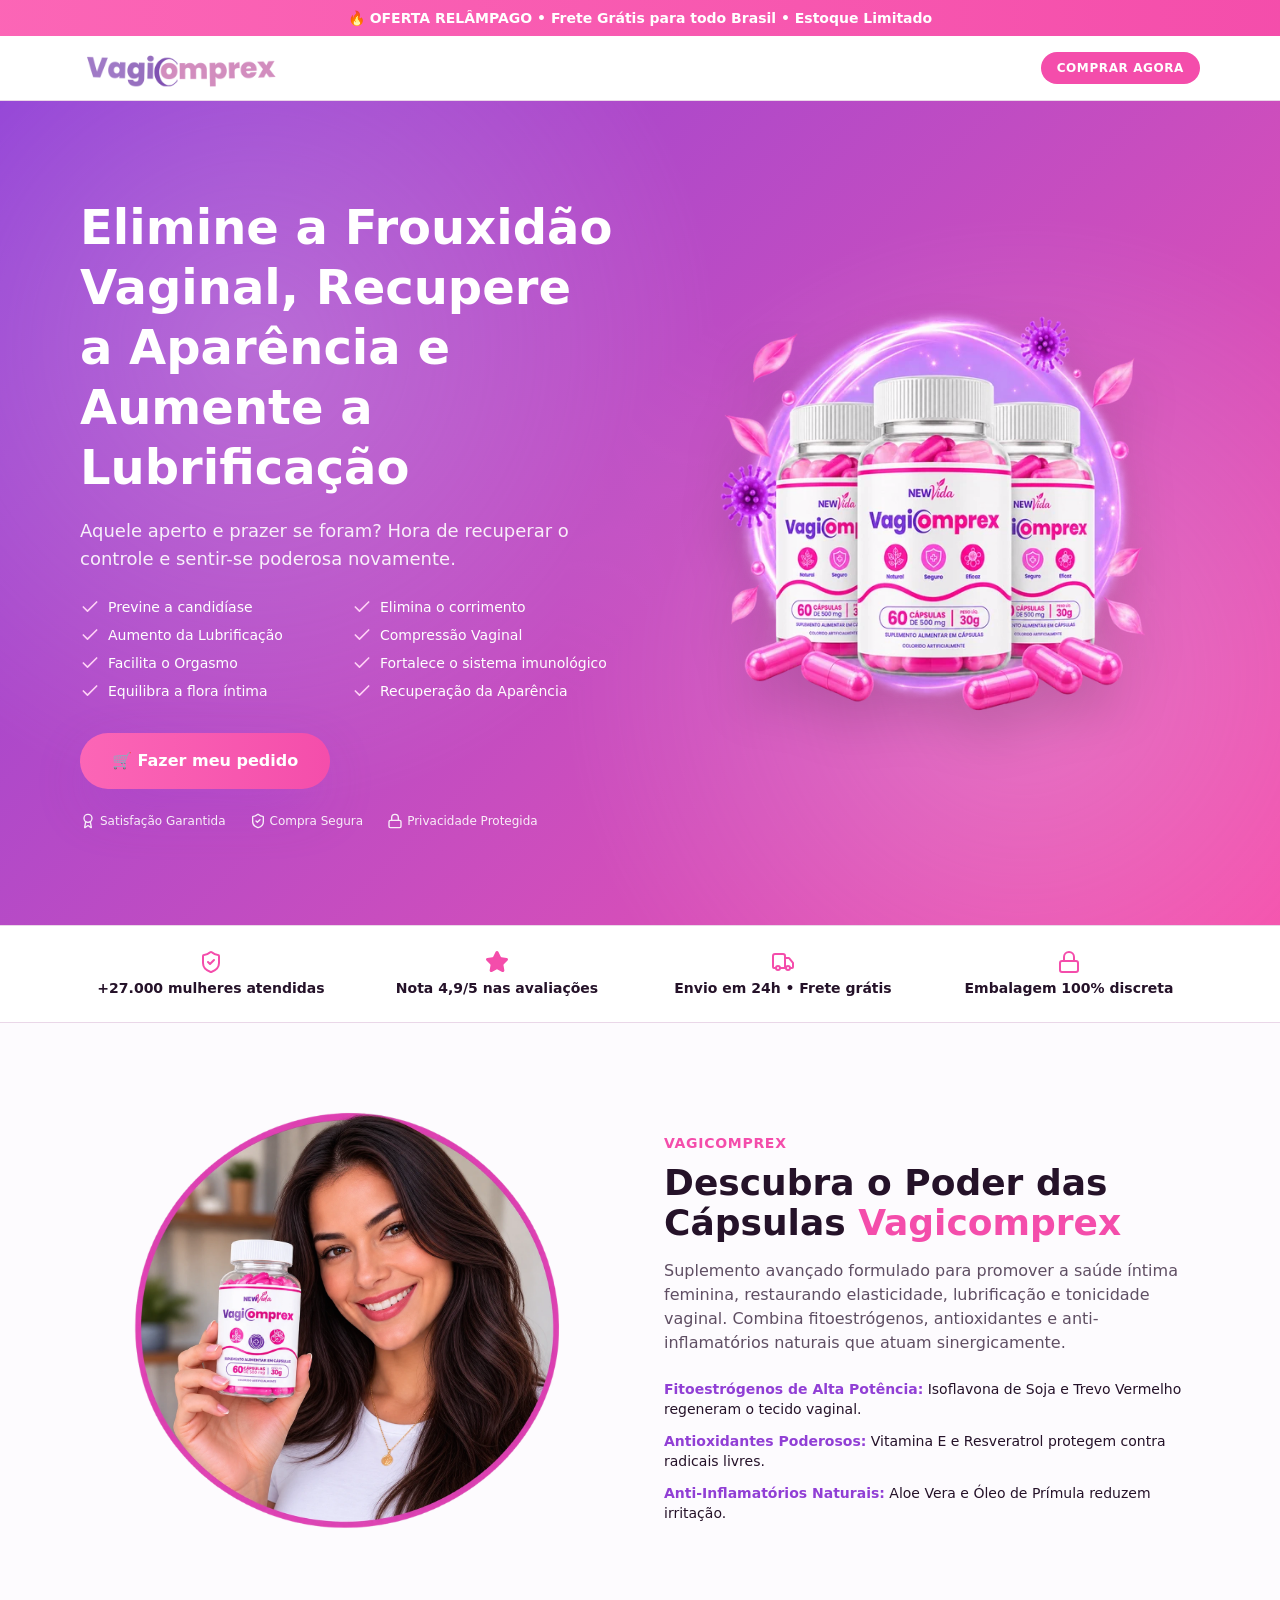
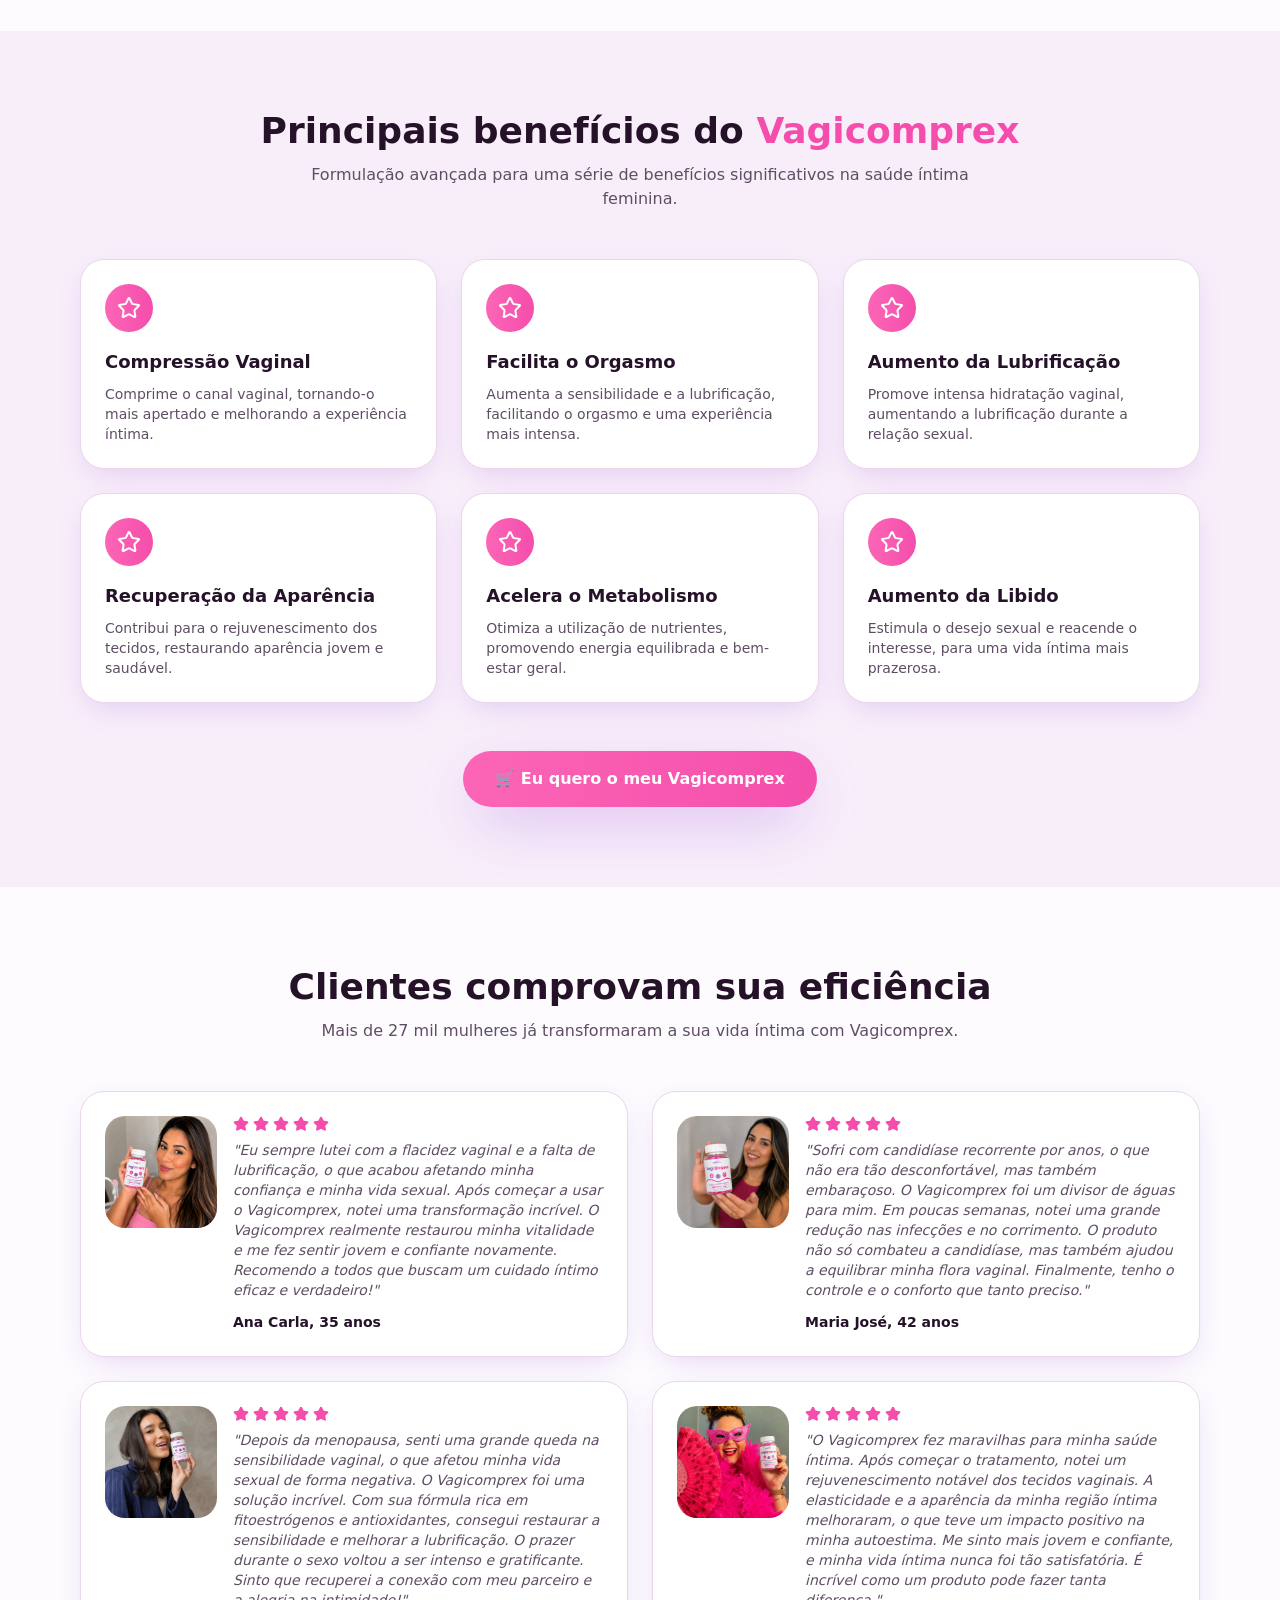
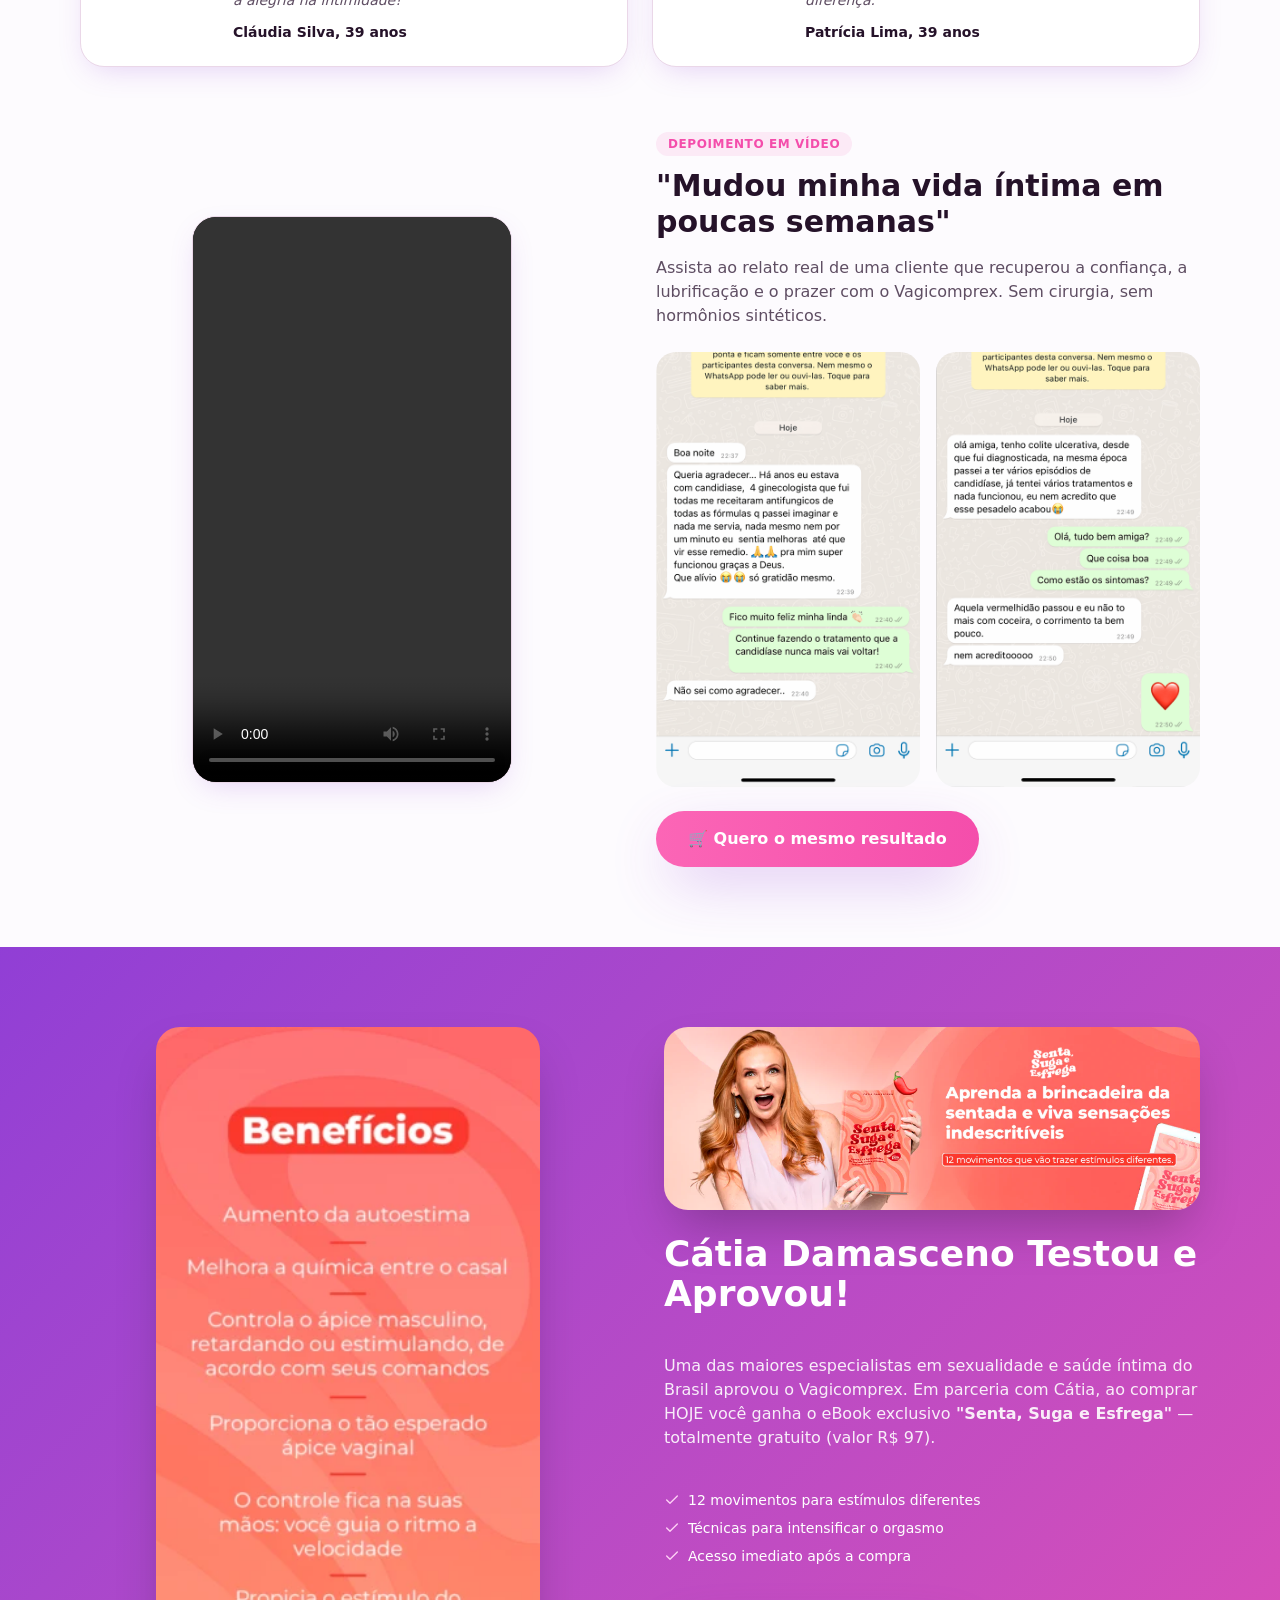
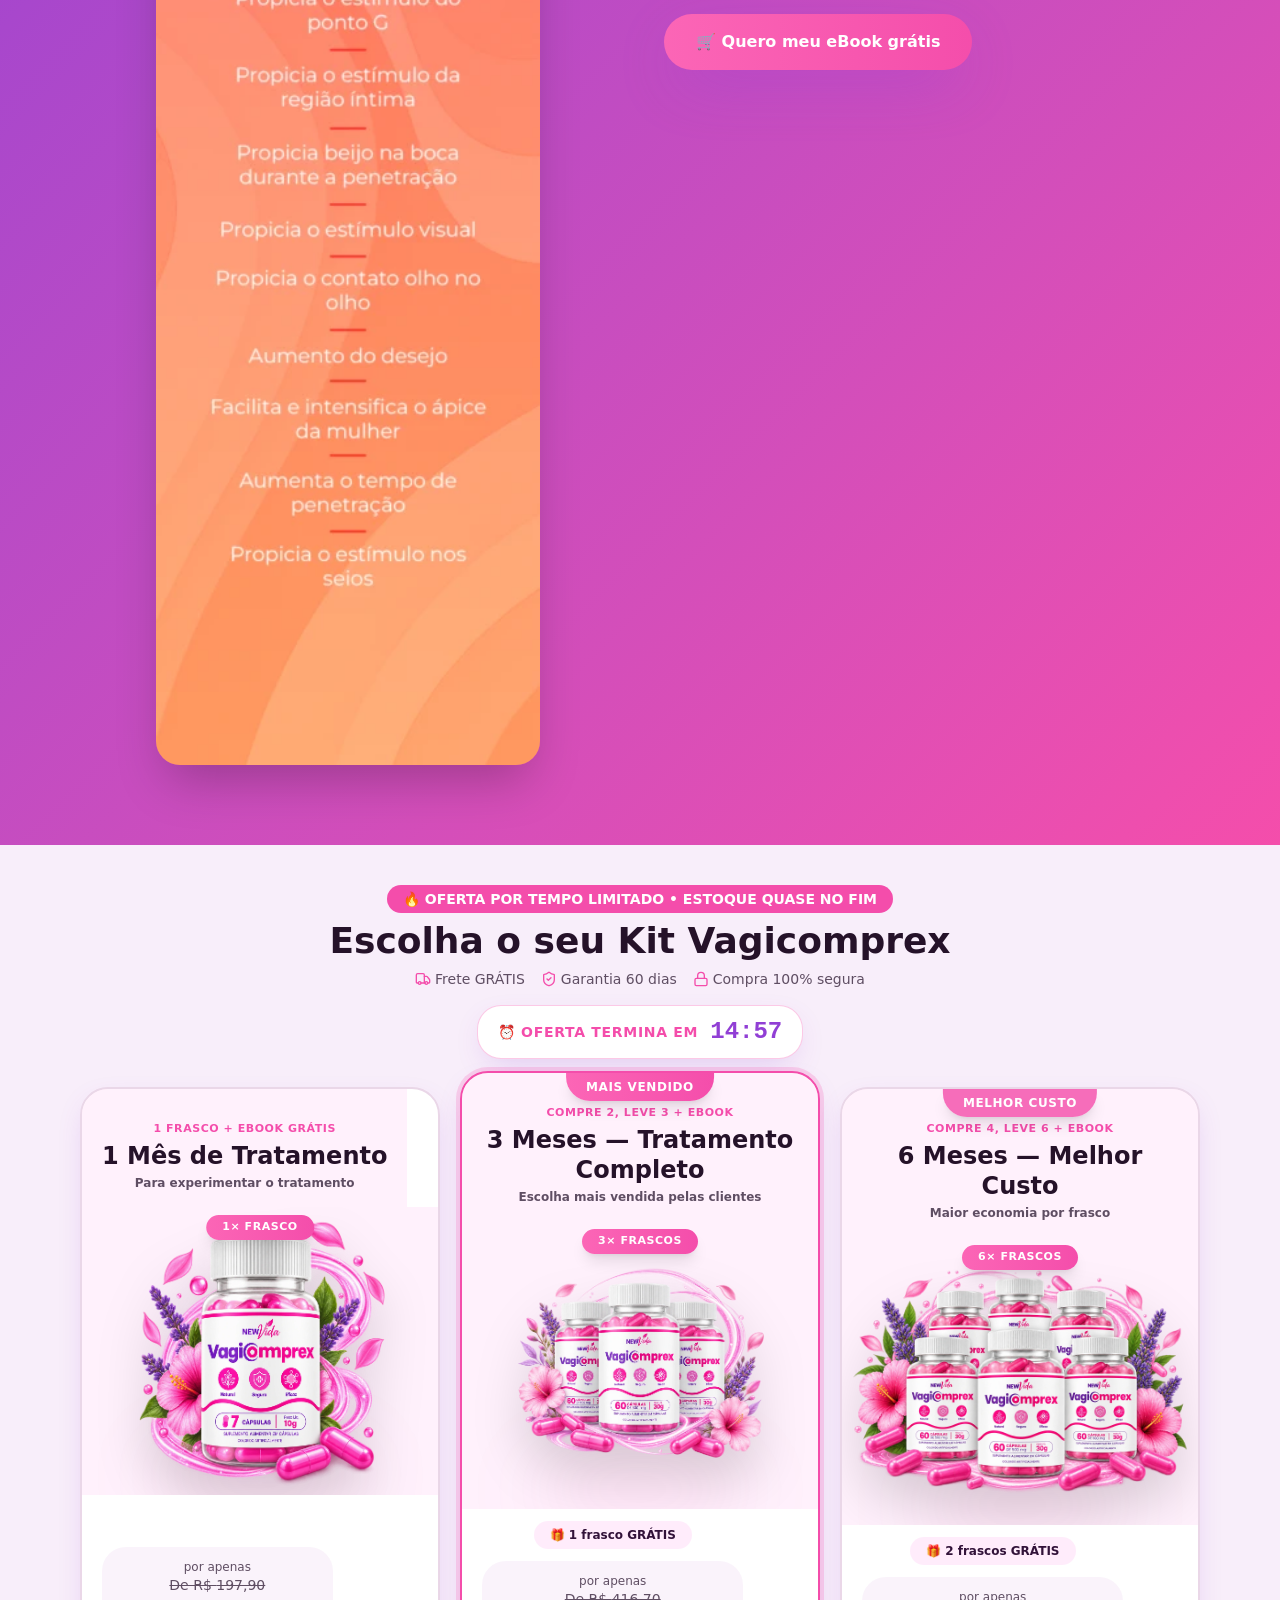
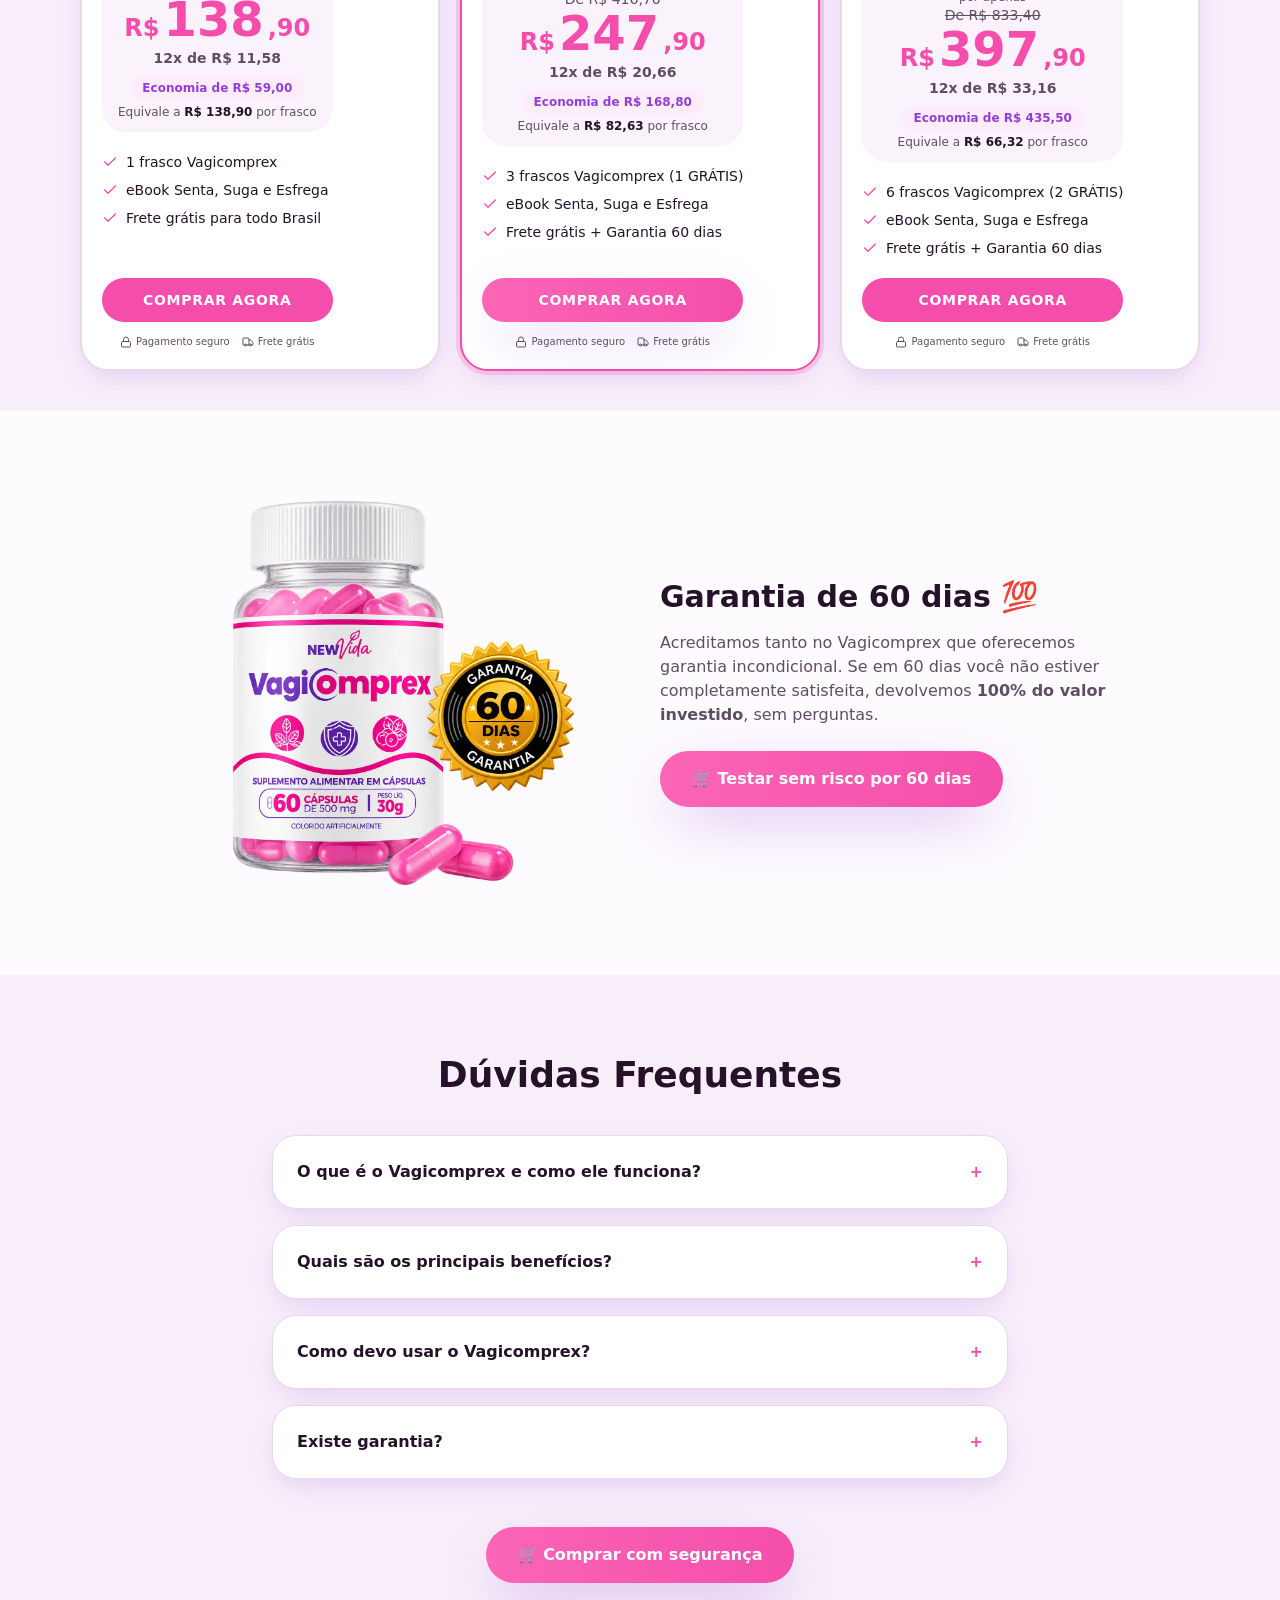
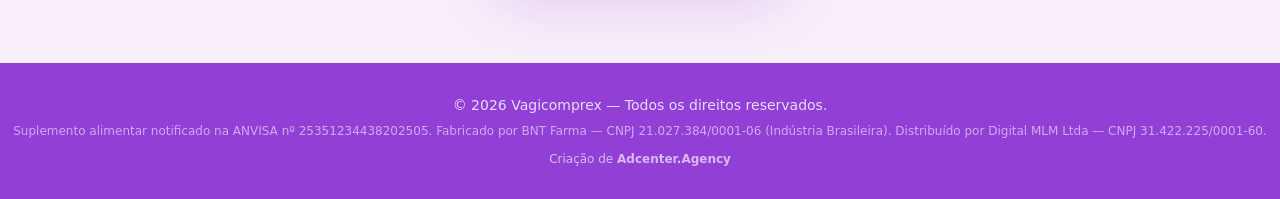
<file: PV-PRIME/index.html>
<!DOCTYPE html><html lang="pt-BR"><head><!-- Google Tag Manager --><script>(function(w,d,s,l,i){w[l]=w[l]||[];w[l].push({'gtm.start':new Date().getTime(),event:'gtm.js'});var f=d.getElementsByTagName(s)[0],j=d.createElement(s),dl=l!='dataLayer'?'&l='+l:'';j.async=true;j.src='https://www.googletagmanager.com/gtm.js?id='+i+dl;f.parentNode.insertBefore(j,f);})(window,document,'script','dataLayer','GTM-PBFR947J');</script><!-- End Google Tag Manager --><meta charSet="utf-8"/><meta name="viewport" content="width=device-width, initial-scale=1"/><link rel="preload" as="image" href="assets/logo-vagicomprex-D-wqzrUM.webp"/><link rel="preload" as="image" href="assets/hero-bottles-rKi9DuhF.webp"/><link rel="preload" as="image" href="assets/woman-bottle-D9S2hP_z.webp"/><link rel="preload" as="image" href="assets/catia-Y3AcYb2m.webp"/><link rel="preload" as="image" href="assets/ebook-banner-C6BvcG2r.webp"/><link rel="preload" as="image" href="assets/pack-1-bottle-DJbhL7bN.webp"/><link rel="preload" as="image" href="assets/pack-3-bottles-o0DyJwtf.webp"/><link rel="preload" as="image" href="assets/pack-6-bottles-Cvo0u4Qf.webp"/><link rel="preload" as="image" href="assets/product-guarantee-BHp1S-IY.webp"/><link rel="stylesheet" href="assets/styles-DiCXmHlP.css" data-precedence="default"/><title>Vagicomprex Prime — Saúde Íntima Feminina | Compressão, Lubrificação e Bem-Estar</title><meta name="author" content="Adcenter.Agency"/><meta name="generator" content="Adcenter.Agency"/><meta name="robots" content="index, follow, noarchive, nosnippet"/><meta property="og:title" content="Vagicomprex Prime — Saúde Íntima Feminina | Compressão, Lubrificação e Bem-Estar"/><meta property="og:description" content="Vagicomprex: cápsulas para saúde íntima feminina. Restaure elasticidade, lubrificação e tonicidade vaginal. Garantia de 60 dias."/><meta property="og:site_name" content="Vagicomprex Prime"/><meta property="og:type" content="website"/><meta name="twitter:card" content="summary"/><meta name="twitter:title" content="Vagicomprex Prime — Saúde Íntima Feminina | Compressão, Lubrificação e Bem-Estar"/><meta name="twitter:description" content="Vagicomprex: cápsulas para saúde íntima feminina. Restaure elasticidade, lubrificação e tonicidade vaginal. Garantia de 60 dias."/><meta property="og:image" content="https://storage.googleapis.com/gpt-engineer-file-uploads/szlgwk3vRcQShXbozHcHv8aC0g12/social-images/social-1779534471579-5-1024x929.png.webp"/><meta name="twitter:image" content="https://storage.googleapis.com/gpt-engineer-file-uploads/szlgwk3vRcQShXbozHcHv8aC0g12/social-images/social-1779534471579-5-1024x929.png.webp"/><meta name="description" content="Vagicomprex: cápsulas para saúde íntima feminina. Restaure elasticidade, lubrificação e tonicidade vaginal. Garantia de 60 dias."/><script type="application/ld+json">{"@context":"https://schema.org","@type":"FAQPage","mainEntity":[{"@type":"Question","name":"O que é o Vagicomprex e como ele funciona?","acceptedAnswer":{"@type":"Answer","text":"É um suplemento íntimo avançado para saúde vaginal feminina. Administrado diretamente na vagina, garante absorção eficiente dos componentes bioativos — fitoestrógenos, antioxidantes e anti-inflamatórios — promovendo elasticidade, lubrificação e tonicidade."}},{"@type":"Question","name":"Quais são os principais benefícios?","acceptedAnswer":{"@type":"Answer","text":"Restaura a elasticidade e lubrificação, alivia sintomas da menopausa, combate infecções, equilibra a flora íntima e aumenta sensibilidade e prazer."}},{"@type":"Question","name":"Como devo usar o Vagicomprex?","acceptedAnswer":{"@type":"Answer","text":"Use 1 supositório a cada 3 dias, preferencialmente à noite. Insira profundamente na vagina e mantenha-se deitada por alguns minutos."}},{"@type":"Question","name":"Existe garantia?","acceptedAnswer":{"@type":"Answer","text":"Sim! Oferecemos garantia incondicional de 60 dias. Se não ficar satisfeita, devolvemos 100% do valor investido."}}]}</script><script>!function(f,b,e,v,n,t,s){if(f.fbq)return;n=f.fbq=function(){n.callMethod?n.callMethod.apply(n,arguments):n.queue.push(arguments)};if(!f._fbq)f._fbq=n;n.push=n;n.loaded=!0;n.version='2.0';n.queue=[];t=b.createElement(e);t.async=!0;t.src=v;s=b.getElementsByTagName(e)[0];s.parentNode.insertBefore(t,s)}(window,document,'script','https://connect.facebook.net/en_US/fbevents.js');window.__FB_PIXEL_ID__='627260033595972';fbq('init','627260033595972');fbq('track','PageView');</script><noscript><img height="1" width="1" style="display:none" src="https://www.facebook.com/tr?id=627260033595972&amp;ev=PageView&amp;noscript=1" alt=""/></noscript><link rel="icon" href="assets/favicon.ico" sizes="any"><link rel="icon" type="image/png" sizes="32x32" href="assets/favicon-32x32.png"><link rel="icon" type="image/png" sizes="16x16" href="assets/favicon-16x16.png"><link rel="apple-touch-icon" sizes="180x180" href="assets/apple-touch-icon.png"><script>!function(w,d,t){w.TiktokAnalyticsObject=t;var ttq=w[t]=w[t]||[];ttq.methods=["page","track","identify","instances","debug","on","off","once","ready","alias","group","enableCookie","disableCookie","holdConsent","revokeConsent","grantConsent"],ttq.setAndDefer=function(t,e){t[e]=function(){t.push([e].concat(Array.prototype.slice.call(arguments,0)))}};for(var i=0;i<ttq.methods.length;i++)ttq.setAndDefer(ttq,ttq.methods[i]);ttq.instance=function(t){for(var e=ttq._i[t]||[],n=0;n<ttq.methods.length;n++)ttq.setAndDefer(e,ttq.methods[n]);return e},ttq.load=function(e,n){var r="https://analytics.tiktok.com/i18n/pixel/events.js",o=n&&n.partner;ttq._i=ttq._i||{},ttq._i[e]=[],ttq._i[e]._u=r,ttq._t=ttq._t||{},ttq._t[e]=+new Date,ttq._o=ttq._o||{},ttq._o[e]=n||{};n=document.createElement("script");n.type="text/javascript",n.async=!0,n.src=r+"?sdkid="+e+"&lib="+t;e=document.getElementsByTagName("script")[0];e.parentNode.insertBefore(n,e)};ttq.load("DABOJ0JC77UES974D6CG");ttq.page();}(window,document,"ttq");</script></head><body><!-- Google Tag Manager (noscript) --><noscript><iframe src="https://www.googletagmanager.com/ns.html?id=GTM-PBFR947J" height="0" width="0" style="display:none;visibility:hidden"></iframe></noscript><!-- End Google Tag Manager (noscript) --><!--$--><div class="min-h-screen bg-background"><div class="bg-[image:var(--gradient-pink)] py-2 text-center text-xs sm:text-sm font-semibold text-primary-foreground">🔥 OFERTA RELÂMPAGO • Frete Grátis para todo Brasil • Estoque Limitado</div><header class="border-b bg-card"><div class="container mx-auto flex max-w-6xl items-center justify-between px-4 py-3"><img src="assets/logo-vagicomprex-D-wqzrUM.webp" alt="Vagicomprex" class="h-8 md:h-10 w-auto"/><a href="#preco" class="hidden sm:inline-flex items-center gap-2 rounded-full bg-primary px-4 py-2 text-xs font-bold uppercase tracking-wider text-primary-foreground hover:opacity-90">Comprar agora</a></div></header><section class="relative overflow-hidden bg-[image:var(--gradient-hero)] py-16 md:py-24"><div class="absolute inset-0 opacity-20" style="background-image:radial-gradient(circle at 20% 30%, white 0%, transparent 40%), radial-gradient(circle at 80% 70%, white 0%, transparent 40%)"></div><div class="container relative mx-auto grid max-w-6xl gap-12 px-4 md:grid-cols-2 md:items-center"><div class="text-primary-foreground"><h1 class="text-4xl font-extrabold leading-tight md:text-5xl">Elimine a Frouxidão Vaginal, Recupere a Aparência e Aumente a Lubrificação</h1><p class="mt-5 text-lg opacity-90">Aquele aperto e prazer se foram? Hora de recuperar o controle e sentir-se poderosa novamente.</p><ul class="mt-6 grid gap-2 sm:grid-cols-2"><li class="flex items-center gap-2 text-sm font-medium"><svg xmlns="http://www.w3.org/2000/svg" width="24" height="24" viewBox="0 0 24 24" fill="none" stroke="currentColor" stroke-width="2" stroke-linecap="round" stroke-linejoin="round" class="lucide lucide-check h-5 w-5 shrink-0 text-accent" aria-hidden="true"><path d="M20 6 9 17l-5-5"></path></svg> <!-- -->Previne a candidíase</li><li class="flex items-center gap-2 text-sm font-medium"><svg xmlns="http://www.w3.org/2000/svg" width="24" height="24" viewBox="0 0 24 24" fill="none" stroke="currentColor" stroke-width="2" stroke-linecap="round" stroke-linejoin="round" class="lucide lucide-check h-5 w-5 shrink-0 text-accent" aria-hidden="true"><path d="M20 6 9 17l-5-5"></path></svg> <!-- -->Elimina o corrimento</li><li class="flex items-center gap-2 text-sm font-medium"><svg xmlns="http://www.w3.org/2000/svg" width="24" height="24" viewBox="0 0 24 24" fill="none" stroke="currentColor" stroke-width="2" stroke-linecap="round" stroke-linejoin="round" class="lucide lucide-check h-5 w-5 shrink-0 text-accent" aria-hidden="true"><path d="M20 6 9 17l-5-5"></path></svg> <!-- -->Aumento da Lubrificação</li><li class="flex items-center gap-2 text-sm font-medium"><svg xmlns="http://www.w3.org/2000/svg" width="24" height="24" viewBox="0 0 24 24" fill="none" stroke="currentColor" stroke-width="2" stroke-linecap="round" stroke-linejoin="round" class="lucide lucide-check h-5 w-5 shrink-0 text-accent" aria-hidden="true"><path d="M20 6 9 17l-5-5"></path></svg> <!-- -->Compressão Vaginal</li><li class="flex items-center gap-2 text-sm font-medium"><svg xmlns="http://www.w3.org/2000/svg" width="24" height="24" viewBox="0 0 24 24" fill="none" stroke="currentColor" stroke-width="2" stroke-linecap="round" stroke-linejoin="round" class="lucide lucide-check h-5 w-5 shrink-0 text-accent" aria-hidden="true"><path d="M20 6 9 17l-5-5"></path></svg> <!-- -->Facilita o Orgasmo</li><li class="flex items-center gap-2 text-sm font-medium"><svg xmlns="http://www.w3.org/2000/svg" width="24" height="24" viewBox="0 0 24 24" fill="none" stroke="currentColor" stroke-width="2" stroke-linecap="round" stroke-linejoin="round" class="lucide lucide-check h-5 w-5 shrink-0 text-accent" aria-hidden="true"><path d="M20 6 9 17l-5-5"></path></svg> <!-- -->Fortalece o sistema imunológico</li><li class="flex items-center gap-2 text-sm font-medium"><svg xmlns="http://www.w3.org/2000/svg" width="24" height="24" viewBox="0 0 24 24" fill="none" stroke="currentColor" stroke-width="2" stroke-linecap="round" stroke-linejoin="round" class="lucide lucide-check h-5 w-5 shrink-0 text-accent" aria-hidden="true"><path d="M20 6 9 17l-5-5"></path></svg> <!-- -->Equilibra a flora íntima</li><li class="flex items-center gap-2 text-sm font-medium"><svg xmlns="http://www.w3.org/2000/svg" width="24" height="24" viewBox="0 0 24 24" fill="none" stroke="currentColor" stroke-width="2" stroke-linecap="round" stroke-linejoin="round" class="lucide lucide-check h-5 w-5 shrink-0 text-accent" aria-hidden="true"><path d="M20 6 9 17l-5-5"></path></svg> <!-- -->Recuperação da Aparência</li></ul><div class="mt-8"><a href="#preco" class="inline-flex items-center justify-center gap-2 rounded-full bg-[image:var(--gradient-pink)] px-8 py-4 text-base font-bold text-primary-foreground shadow-[var(--shadow-glow)] transition-transform hover:scale-105">🛒 <!-- -->Fazer meu pedido</a></div><div class="mt-6 flex flex-wrap gap-6 text-xs opacity-90"><span class="flex items-center gap-1"><svg xmlns="http://www.w3.org/2000/svg" width="24" height="24" viewBox="0 0 24 24" fill="none" stroke="currentColor" stroke-width="2" stroke-linecap="round" stroke-linejoin="round" class="lucide lucide-award h-4 w-4" aria-hidden="true"><path d="m15.477 12.89 1.515 8.526a.5.5 0 0 1-.81.47l-3.58-2.687a1 1 0 0 0-1.197 0l-3.586 2.686a.5.5 0 0 1-.81-.469l1.514-8.526"></path><circle cx="12" cy="8" r="6"></circle></svg> Satisfação Garantida</span><span class="flex items-center gap-1"><svg xmlns="http://www.w3.org/2000/svg" width="24" height="24" viewBox="0 0 24 24" fill="none" stroke="currentColor" stroke-width="2" stroke-linecap="round" stroke-linejoin="round" class="lucide lucide-shield-check h-4 w-4" aria-hidden="true"><path d="M20 13c0 5-3.5 7.5-7.66 8.95a1 1 0 0 1-.67-.01C7.5 20.5 4 18 4 13V6a1 1 0 0 1 1-1c2 0 4.5-1.2 6.24-2.72a1.17 1.17 0 0 1 1.52 0C14.51 3.81 17 5 19 5a1 1 0 0 1 1 1z"></path><path d="m9 12 2 2 4-4"></path></svg> Compra Segura</span><span class="flex items-center gap-1"><svg xmlns="http://www.w3.org/2000/svg" width="24" height="24" viewBox="0 0 24 24" fill="none" stroke="currentColor" stroke-width="2" stroke-linecap="round" stroke-linejoin="round" class="lucide lucide-lock h-4 w-4" aria-hidden="true"><rect width="18" height="11" x="3" y="11" rx="2" ry="2"></rect><path d="M7 11V7a5 5 0 0 1 10 0v4"></path></svg> Privacidade Protegida</span></div></div><div class="relative"><div class="absolute inset-0 -z-10 rounded-full bg-primary/40 blur-3xl"></div><img src="assets/hero-bottles-rKi9DuhF.webp" alt="Vagicomprex frasco" class="mx-auto w-full max-w-md drop-shadow-2xl"/></div></div></section><section class="border-y bg-card py-6"><div class="container mx-auto grid max-w-6xl grid-cols-2 gap-6 px-4 text-center text-xs font-semibold md:grid-cols-4 md:text-sm"><div class="flex flex-col items-center gap-1"><svg xmlns="http://www.w3.org/2000/svg" width="24" height="24" viewBox="0 0 24 24" fill="none" stroke="currentColor" stroke-width="2" stroke-linecap="round" stroke-linejoin="round" class="lucide lucide-shield-check h-6 w-6 text-primary" aria-hidden="true"><path d="M20 13c0 5-3.5 7.5-7.66 8.95a1 1 0 0 1-.67-.01C7.5 20.5 4 18 4 13V6a1 1 0 0 1 1-1c2 0 4.5-1.2 6.24-2.72a1.17 1.17 0 0 1 1.52 0C14.51 3.81 17 5 19 5a1 1 0 0 1 1 1z"></path><path d="m9 12 2 2 4-4"></path></svg>+27.000 mulheres atendidas</div><div class="flex flex-col items-center gap-1"><svg xmlns="http://www.w3.org/2000/svg" width="24" height="24" viewBox="0 0 24 24" fill="none" stroke="currentColor" stroke-width="2" stroke-linecap="round" stroke-linejoin="round" class="lucide lucide-star h-6 w-6 fill-primary text-primary" aria-hidden="true"><path d="M11.525 2.295a.53.53 0 0 1 .95 0l2.31 4.679a2.123 2.123 0 0 0 1.595 1.16l5.166.756a.53.53 0 0 1 .294.904l-3.736 3.638a2.123 2.123 0 0 0-.611 1.878l.882 5.14a.53.53 0 0 1-.771.56l-4.618-2.428a2.122 2.122 0 0 0-1.973 0L6.396 21.01a.53.53 0 0 1-.77-.56l.881-5.139a2.122 2.122 0 0 0-.611-1.879L2.16 9.795a.53.53 0 0 1 .294-.906l5.165-.755a2.122 2.122 0 0 0 1.597-1.16z"></path></svg>Nota 4,9/5 nas avaliações</div><div class="flex flex-col items-center gap-1"><svg xmlns="http://www.w3.org/2000/svg" width="24" height="24" viewBox="0 0 24 24" fill="none" stroke="currentColor" stroke-width="2" stroke-linecap="round" stroke-linejoin="round" class="lucide lucide-truck h-6 w-6 text-primary" aria-hidden="true"><path d="M14 18V6a2 2 0 0 0-2-2H4a2 2 0 0 0-2 2v11a1 1 0 0 0 1 1h2"></path><path d="M15 18H9"></path><path d="M19 18h2a1 1 0 0 0 1-1v-3.65a1 1 0 0 0-.22-.624l-3.48-4.35A1 1 0 0 0 17.52 8H14"></path><circle cx="17" cy="18" r="2"></circle><circle cx="7" cy="18" r="2"></circle></svg>Envio em 24h • Frete grátis</div><div class="flex flex-col items-center gap-1"><svg xmlns="http://www.w3.org/2000/svg" width="24" height="24" viewBox="0 0 24 24" fill="none" stroke="currentColor" stroke-width="2" stroke-linecap="round" stroke-linejoin="round" class="lucide lucide-lock h-6 w-6 text-primary" aria-hidden="true"><rect width="18" height="11" x="3" y="11" rx="2" ry="2"></rect><path d="M7 11V7a5 5 0 0 1 10 0v4"></path></svg>Embalagem 100% discreta</div></div></section><section class="py-20"><div class="container mx-auto grid max-w-6xl gap-12 px-4 md:grid-cols-2 md:items-center"><img src="assets/woman-bottle-D9S2hP_z.webp" alt="Mulher segurando Vagicomprex" class="mx-auto w-full max-w-md rounded-3xl"/><div><span class="text-sm font-bold uppercase tracking-wider text-primary">Vagicomprex</span><h2 class="mt-2 text-3xl font-extrabold md:text-4xl">Descubra o Poder das Cápsulas <span class="text-primary">Vagicomprex</span></h2><p class="mt-4 text-muted-foreground">Suplemento avançado formulado para promover a saúde íntima feminina, restaurando elasticidade, lubrificação e tonicidade vaginal. Combina fitoestrógenos, antioxidantes e anti-inflamatórios naturais que atuam sinergicamente.</p><ul class="mt-6 space-y-3 text-sm"><li><strong class="text-secondary">Fitoestrógenos de Alta Potência:</strong> Isoflavona de Soja e Trevo Vermelho regeneram o tecido vaginal.</li><li><strong class="text-secondary">Antioxidantes Poderosos:</strong> Vitamina E e Resveratrol protegem contra radicais livres.</li><li><strong class="text-secondary">Anti-Inflamatórios Naturais:</strong> Aloe Vera e Óleo de Prímula reduzem irritação.</li></ul></div></div></section><section class="bg-muted py-20"><div class="container mx-auto max-w-6xl px-4"><h2 class="text-center text-3xl font-extrabold md:text-4xl">Principais benefícios do <span class="text-primary">Vagicomprex</span></h2><p class="mx-auto mt-3 max-w-2xl text-center text-muted-foreground">Formulação avançada para uma série de benefícios significativos na saúde íntima feminina.</p><div class="mt-12 grid gap-6 sm:grid-cols-2 lg:grid-cols-3"><div class="rounded-2xl border bg-card p-6 shadow-[var(--shadow-soft)] transition-transform hover:-translate-y-1"><div class="mb-4 flex h-12 w-12 items-center justify-center rounded-full bg-[image:var(--gradient-pink)] text-primary-foreground"><svg xmlns="http://www.w3.org/2000/svg" width="24" height="24" viewBox="0 0 24 24" fill="none" stroke="currentColor" stroke-width="2" stroke-linecap="round" stroke-linejoin="round" class="lucide lucide-star h-6 w-6" aria-hidden="true"><path d="M11.525 2.295a.53.53 0 0 1 .95 0l2.31 4.679a2.123 2.123 0 0 0 1.595 1.16l5.166.756a.53.53 0 0 1 .294.904l-3.736 3.638a2.123 2.123 0 0 0-.611 1.878l.882 5.14a.53.53 0 0 1-.771.56l-4.618-2.428a2.122 2.122 0 0 0-1.973 0L6.396 21.01a.53.53 0 0 1-.77-.56l.881-5.139a2.122 2.122 0 0 0-.611-1.879L2.16 9.795a.53.53 0 0 1 .294-.906l5.165-.755a2.122 2.122 0 0 0 1.597-1.16z"></path></svg></div><h3 class="text-lg font-bold">Compressão Vaginal</h3><p class="mt-2 text-sm text-muted-foreground">Comprime o canal vaginal, tornando-o mais apertado e melhorando a experiência íntima.</p></div><div class="rounded-2xl border bg-card p-6 shadow-[var(--shadow-soft)] transition-transform hover:-translate-y-1"><div class="mb-4 flex h-12 w-12 items-center justify-center rounded-full bg-[image:var(--gradient-pink)] text-primary-foreground"><svg xmlns="http://www.w3.org/2000/svg" width="24" height="24" viewBox="0 0 24 24" fill="none" stroke="currentColor" stroke-width="2" stroke-linecap="round" stroke-linejoin="round" class="lucide lucide-star h-6 w-6" aria-hidden="true"><path d="M11.525 2.295a.53.53 0 0 1 .95 0l2.31 4.679a2.123 2.123 0 0 0 1.595 1.16l5.166.756a.53.53 0 0 1 .294.904l-3.736 3.638a2.123 2.123 0 0 0-.611 1.878l.882 5.14a.53.53 0 0 1-.771.56l-4.618-2.428a2.122 2.122 0 0 0-1.973 0L6.396 21.01a.53.53 0 0 1-.77-.56l.881-5.139a2.122 2.122 0 0 0-.611-1.879L2.16 9.795a.53.53 0 0 1 .294-.906l5.165-.755a2.122 2.122 0 0 0 1.597-1.16z"></path></svg></div><h3 class="text-lg font-bold">Facilita o Orgasmo</h3><p class="mt-2 text-sm text-muted-foreground">Aumenta a sensibilidade e a lubrificação, facilitando o orgasmo e uma experiência mais intensa.</p></div><div class="rounded-2xl border bg-card p-6 shadow-[var(--shadow-soft)] transition-transform hover:-translate-y-1"><div class="mb-4 flex h-12 w-12 items-center justify-center rounded-full bg-[image:var(--gradient-pink)] text-primary-foreground"><svg xmlns="http://www.w3.org/2000/svg" width="24" height="24" viewBox="0 0 24 24" fill="none" stroke="currentColor" stroke-width="2" stroke-linecap="round" stroke-linejoin="round" class="lucide lucide-star h-6 w-6" aria-hidden="true"><path d="M11.525 2.295a.53.53 0 0 1 .95 0l2.31 4.679a2.123 2.123 0 0 0 1.595 1.16l5.166.756a.53.53 0 0 1 .294.904l-3.736 3.638a2.123 2.123 0 0 0-.611 1.878l.882 5.14a.53.53 0 0 1-.771.56l-4.618-2.428a2.122 2.122 0 0 0-1.973 0L6.396 21.01a.53.53 0 0 1-.77-.56l.881-5.139a2.122 2.122 0 0 0-.611-1.879L2.16 9.795a.53.53 0 0 1 .294-.906l5.165-.755a2.122 2.122 0 0 0 1.597-1.16z"></path></svg></div><h3 class="text-lg font-bold">Aumento da Lubrificação</h3><p class="mt-2 text-sm text-muted-foreground">Promove intensa hidratação vaginal, aumentando a lubrificação durante a relação sexual.</p></div><div class="rounded-2xl border bg-card p-6 shadow-[var(--shadow-soft)] transition-transform hover:-translate-y-1"><div class="mb-4 flex h-12 w-12 items-center justify-center rounded-full bg-[image:var(--gradient-pink)] text-primary-foreground"><svg xmlns="http://www.w3.org/2000/svg" width="24" height="24" viewBox="0 0 24 24" fill="none" stroke="currentColor" stroke-width="2" stroke-linecap="round" stroke-linejoin="round" class="lucide lucide-star h-6 w-6" aria-hidden="true"><path d="M11.525 2.295a.53.53 0 0 1 .95 0l2.31 4.679a2.123 2.123 0 0 0 1.595 1.16l5.166.756a.53.53 0 0 1 .294.904l-3.736 3.638a2.123 2.123 0 0 0-.611 1.878l.882 5.14a.53.53 0 0 1-.771.56l-4.618-2.428a2.122 2.122 0 0 0-1.973 0L6.396 21.01a.53.53 0 0 1-.77-.56l.881-5.139a2.122 2.122 0 0 0-.611-1.879L2.16 9.795a.53.53 0 0 1 .294-.906l5.165-.755a2.122 2.122 0 0 0 1.597-1.16z"></path></svg></div><h3 class="text-lg font-bold">Recuperação da Aparência</h3><p class="mt-2 text-sm text-muted-foreground">Contribui para o rejuvenescimento dos tecidos, restaurando aparência jovem e saudável.</p></div><div class="rounded-2xl border bg-card p-6 shadow-[var(--shadow-soft)] transition-transform hover:-translate-y-1"><div class="mb-4 flex h-12 w-12 items-center justify-center rounded-full bg-[image:var(--gradient-pink)] text-primary-foreground"><svg xmlns="http://www.w3.org/2000/svg" width="24" height="24" viewBox="0 0 24 24" fill="none" stroke="currentColor" stroke-width="2" stroke-linecap="round" stroke-linejoin="round" class="lucide lucide-star h-6 w-6" aria-hidden="true"><path d="M11.525 2.295a.53.53 0 0 1 .95 0l2.31 4.679a2.123 2.123 0 0 0 1.595 1.16l5.166.756a.53.53 0 0 1 .294.904l-3.736 3.638a2.123 2.123 0 0 0-.611 1.878l.882 5.14a.53.53 0 0 1-.771.56l-4.618-2.428a2.122 2.122 0 0 0-1.973 0L6.396 21.01a.53.53 0 0 1-.77-.56l.881-5.139a2.122 2.122 0 0 0-.611-1.879L2.16 9.795a.53.53 0 0 1 .294-.906l5.165-.755a2.122 2.122 0 0 0 1.597-1.16z"></path></svg></div><h3 class="text-lg font-bold">Acelera o Metabolismo</h3><p class="mt-2 text-sm text-muted-foreground">Otimiza a utilização de nutrientes, promovendo energia equilibrada e bem-estar geral.</p></div><div class="rounded-2xl border bg-card p-6 shadow-[var(--shadow-soft)] transition-transform hover:-translate-y-1"><div class="mb-4 flex h-12 w-12 items-center justify-center rounded-full bg-[image:var(--gradient-pink)] text-primary-foreground"><svg xmlns="http://www.w3.org/2000/svg" width="24" height="24" viewBox="0 0 24 24" fill="none" stroke="currentColor" stroke-width="2" stroke-linecap="round" stroke-linejoin="round" class="lucide lucide-star h-6 w-6" aria-hidden="true"><path d="M11.525 2.295a.53.53 0 0 1 .95 0l2.31 4.679a2.123 2.123 0 0 0 1.595 1.16l5.166.756a.53.53 0 0 1 .294.904l-3.736 3.638a2.123 2.123 0 0 0-.611 1.878l.882 5.14a.53.53 0 0 1-.771.56l-4.618-2.428a2.122 2.122 0 0 0-1.973 0L6.396 21.01a.53.53 0 0 1-.77-.56l.881-5.139a2.122 2.122 0 0 0-.611-1.879L2.16 9.795a.53.53 0 0 1 .294-.906l5.165-.755a2.122 2.122 0 0 0 1.597-1.16z"></path></svg></div><h3 class="text-lg font-bold">Aumento da Libido</h3><p class="mt-2 text-sm text-muted-foreground">Estimula o desejo sexual e reacende o interesse, para uma vida íntima mais prazerosa.</p></div></div><div class="mt-12 text-center"><a href="#preco" class="inline-flex items-center justify-center gap-2 rounded-full bg-[image:var(--gradient-pink)] px-8 py-4 text-base font-bold text-primary-foreground shadow-[var(--shadow-glow)] transition-transform hover:scale-105">🛒 <!-- -->Eu quero o meu Vagicomprex</a></div></div></section><section class="py-20"><div class="container mx-auto max-w-6xl px-4"><h2 class="text-center text-3xl font-extrabold md:text-4xl">Clientes comprovam sua eficiência</h2><p class="mx-auto mt-3 max-w-2xl text-center text-muted-foreground">Mais de 27 mil mulheres já transformaram a sua vida íntima com Vagicomprex.</p><div class="mt-12 grid gap-6 md:grid-cols-2"><div class="flex gap-4 rounded-2xl border bg-card p-6 shadow-[var(--shadow-soft)]"><img src="assets/customer1-BYIBza69.webp" alt="Cliente Ana Carla, 35 anos" class="h-24 w-24 flex-shrink-0 rounded-xl object-cover sm:h-28 sm:w-28" loading="lazy"/><div class="flex-1"><div class="flex gap-1 text-primary"><svg xmlns="http://www.w3.org/2000/svg" width="24" height="24" viewBox="0 0 24 24" fill="none" stroke="currentColor" stroke-width="2" stroke-linecap="round" stroke-linejoin="round" class="lucide lucide-star h-4 w-4 fill-current" aria-hidden="true"><path d="M11.525 2.295a.53.53 0 0 1 .95 0l2.31 4.679a2.123 2.123 0 0 0 1.595 1.16l5.166.756a.53.53 0 0 1 .294.904l-3.736 3.638a2.123 2.123 0 0 0-.611 1.878l.882 5.14a.53.53 0 0 1-.771.56l-4.618-2.428a2.122 2.122 0 0 0-1.973 0L6.396 21.01a.53.53 0 0 1-.77-.56l.881-5.139a2.122 2.122 0 0 0-.611-1.879L2.16 9.795a.53.53 0 0 1 .294-.906l5.165-.755a2.122 2.122 0 0 0 1.597-1.16z"></path></svg><svg xmlns="http://www.w3.org/2000/svg" width="24" height="24" viewBox="0 0 24 24" fill="none" stroke="currentColor" stroke-width="2" stroke-linecap="round" stroke-linejoin="round" class="lucide lucide-star h-4 w-4 fill-current" aria-hidden="true"><path d="M11.525 2.295a.53.53 0 0 1 .95 0l2.31 4.679a2.123 2.123 0 0 0 1.595 1.16l5.166.756a.53.53 0 0 1 .294.904l-3.736 3.638a2.123 2.123 0 0 0-.611 1.878l.882 5.14a.53.53 0 0 1-.771.56l-4.618-2.428a2.122 2.122 0 0 0-1.973 0L6.396 21.01a.53.53 0 0 1-.77-.56l.881-5.139a2.122 2.122 0 0 0-.611-1.879L2.16 9.795a.53.53 0 0 1 .294-.906l5.165-.755a2.122 2.122 0 0 0 1.597-1.16z"></path></svg><svg xmlns="http://www.w3.org/2000/svg" width="24" height="24" viewBox="0 0 24 24" fill="none" stroke="currentColor" stroke-width="2" stroke-linecap="round" stroke-linejoin="round" class="lucide lucide-star h-4 w-4 fill-current" aria-hidden="true"><path d="M11.525 2.295a.53.53 0 0 1 .95 0l2.31 4.679a2.123 2.123 0 0 0 1.595 1.16l5.166.756a.53.53 0 0 1 .294.904l-3.736 3.638a2.123 2.123 0 0 0-.611 1.878l.882 5.14a.53.53 0 0 1-.771.56l-4.618-2.428a2.122 2.122 0 0 0-1.973 0L6.396 21.01a.53.53 0 0 1-.77-.56l.881-5.139a2.122 2.122 0 0 0-.611-1.879L2.16 9.795a.53.53 0 0 1 .294-.906l5.165-.755a2.122 2.122 0 0 0 1.597-1.16z"></path></svg><svg xmlns="http://www.w3.org/2000/svg" width="24" height="24" viewBox="0 0 24 24" fill="none" stroke="currentColor" stroke-width="2" stroke-linecap="round" stroke-linejoin="round" class="lucide lucide-star h-4 w-4 fill-current" aria-hidden="true"><path d="M11.525 2.295a.53.53 0 0 1 .95 0l2.31 4.679a2.123 2.123 0 0 0 1.595 1.16l5.166.756a.53.53 0 0 1 .294.904l-3.736 3.638a2.123 2.123 0 0 0-.611 1.878l.882 5.14a.53.53 0 0 1-.771.56l-4.618-2.428a2.122 2.122 0 0 0-1.973 0L6.396 21.01a.53.53 0 0 1-.77-.56l.881-5.139a2.122 2.122 0 0 0-.611-1.879L2.16 9.795a.53.53 0 0 1 .294-.906l5.165-.755a2.122 2.122 0 0 0 1.597-1.16z"></path></svg><svg xmlns="http://www.w3.org/2000/svg" width="24" height="24" viewBox="0 0 24 24" fill="none" stroke="currentColor" stroke-width="2" stroke-linecap="round" stroke-linejoin="round" class="lucide lucide-star h-4 w-4 fill-current" aria-hidden="true"><path d="M11.525 2.295a.53.53 0 0 1 .95 0l2.31 4.679a2.123 2.123 0 0 0 1.595 1.16l5.166.756a.53.53 0 0 1 .294.904l-3.736 3.638a2.123 2.123 0 0 0-.611 1.878l.882 5.14a.53.53 0 0 1-.771.56l-4.618-2.428a2.122 2.122 0 0 0-1.973 0L6.396 21.01a.53.53 0 0 1-.77-.56l.881-5.139a2.122 2.122 0 0 0-.611-1.879L2.16 9.795a.53.53 0 0 1 .294-.906l5.165-.755a2.122 2.122 0 0 0 1.597-1.16z"></path></svg></div><p class="mt-2 text-sm italic text-muted-foreground">&quot;<!-- -->Eu sempre lutei com a flacidez vaginal e a falta de lubrificação, o que acabou afetando minha confiança e minha vida sexual. Após começar a usar o Vagicomprex, notei uma transformação incrível. O Vagicomprex realmente restaurou minha vitalidade e me fez sentir jovem e confiante novamente. Recomendo a todos que buscam um cuidado íntimo eficaz e verdadeiro!<!-- -->&quot;</p><p class="mt-3 text-sm font-bold">Ana Carla, 35 anos</p></div></div><div class="flex gap-4 rounded-2xl border bg-card p-6 shadow-[var(--shadow-soft)]"><img src="assets/customer2-C3eVI1_L.webp" alt="Cliente Maria José, 42 anos" class="h-24 w-24 flex-shrink-0 rounded-xl object-cover sm:h-28 sm:w-28" loading="lazy"/><div class="flex-1"><div class="flex gap-1 text-primary"><svg xmlns="http://www.w3.org/2000/svg" width="24" height="24" viewBox="0 0 24 24" fill="none" stroke="currentColor" stroke-width="2" stroke-linecap="round" stroke-linejoin="round" class="lucide lucide-star h-4 w-4 fill-current" aria-hidden="true"><path d="M11.525 2.295a.53.53 0 0 1 .95 0l2.31 4.679a2.123 2.123 0 0 0 1.595 1.16l5.166.756a.53.53 0 0 1 .294.904l-3.736 3.638a2.123 2.123 0 0 0-.611 1.878l.882 5.14a.53.53 0 0 1-.771.56l-4.618-2.428a2.122 2.122 0 0 0-1.973 0L6.396 21.01a.53.53 0 0 1-.77-.56l.881-5.139a2.122 2.122 0 0 0-.611-1.879L2.16 9.795a.53.53 0 0 1 .294-.906l5.165-.755a2.122 2.122 0 0 0 1.597-1.16z"></path></svg><svg xmlns="http://www.w3.org/2000/svg" width="24" height="24" viewBox="0 0 24 24" fill="none" stroke="currentColor" stroke-width="2" stroke-linecap="round" stroke-linejoin="round" class="lucide lucide-star h-4 w-4 fill-current" aria-hidden="true"><path d="M11.525 2.295a.53.53 0 0 1 .95 0l2.31 4.679a2.123 2.123 0 0 0 1.595 1.16l5.166.756a.53.53 0 0 1 .294.904l-3.736 3.638a2.123 2.123 0 0 0-.611 1.878l.882 5.14a.53.53 0 0 1-.771.56l-4.618-2.428a2.122 2.122 0 0 0-1.973 0L6.396 21.01a.53.53 0 0 1-.77-.56l.881-5.139a2.122 2.122 0 0 0-.611-1.879L2.16 9.795a.53.53 0 0 1 .294-.906l5.165-.755a2.122 2.122 0 0 0 1.597-1.16z"></path></svg><svg xmlns="http://www.w3.org/2000/svg" width="24" height="24" viewBox="0 0 24 24" fill="none" stroke="currentColor" stroke-width="2" stroke-linecap="round" stroke-linejoin="round" class="lucide lucide-star h-4 w-4 fill-current" aria-hidden="true"><path d="M11.525 2.295a.53.53 0 0 1 .95 0l2.31 4.679a2.123 2.123 0 0 0 1.595 1.16l5.166.756a.53.53 0 0 1 .294.904l-3.736 3.638a2.123 2.123 0 0 0-.611 1.878l.882 5.14a.53.53 0 0 1-.771.56l-4.618-2.428a2.122 2.122 0 0 0-1.973 0L6.396 21.01a.53.53 0 0 1-.77-.56l.881-5.139a2.122 2.122 0 0 0-.611-1.879L2.16 9.795a.53.53 0 0 1 .294-.906l5.165-.755a2.122 2.122 0 0 0 1.597-1.16z"></path></svg><svg xmlns="http://www.w3.org/2000/svg" width="24" height="24" viewBox="0 0 24 24" fill="none" stroke="currentColor" stroke-width="2" stroke-linecap="round" stroke-linejoin="round" class="lucide lucide-star h-4 w-4 fill-current" aria-hidden="true"><path d="M11.525 2.295a.53.53 0 0 1 .95 0l2.31 4.679a2.123 2.123 0 0 0 1.595 1.16l5.166.756a.53.53 0 0 1 .294.904l-3.736 3.638a2.123 2.123 0 0 0-.611 1.878l.882 5.14a.53.53 0 0 1-.771.56l-4.618-2.428a2.122 2.122 0 0 0-1.973 0L6.396 21.01a.53.53 0 0 1-.77-.56l.881-5.139a2.122 2.122 0 0 0-.611-1.879L2.16 9.795a.53.53 0 0 1 .294-.906l5.165-.755a2.122 2.122 0 0 0 1.597-1.16z"></path></svg><svg xmlns="http://www.w3.org/2000/svg" width="24" height="24" viewBox="0 0 24 24" fill="none" stroke="currentColor" stroke-width="2" stroke-linecap="round" stroke-linejoin="round" class="lucide lucide-star h-4 w-4 fill-current" aria-hidden="true"><path d="M11.525 2.295a.53.53 0 0 1 .95 0l2.31 4.679a2.123 2.123 0 0 0 1.595 1.16l5.166.756a.53.53 0 0 1 .294.904l-3.736 3.638a2.123 2.123 0 0 0-.611 1.878l.882 5.14a.53.53 0 0 1-.771.56l-4.618-2.428a2.122 2.122 0 0 0-1.973 0L6.396 21.01a.53.53 0 0 1-.77-.56l.881-5.139a2.122 2.122 0 0 0-.611-1.879L2.16 9.795a.53.53 0 0 1 .294-.906l5.165-.755a2.122 2.122 0 0 0 1.597-1.16z"></path></svg></div><p class="mt-2 text-sm italic text-muted-foreground">&quot;<!-- -->Sofri com candidíase recorrente por anos, o que não era tão desconfortável, mas também embaraçoso. O Vagicomprex foi um divisor de águas para mim. Em poucas semanas, notei uma grande redução nas infecções e no corrimento. O produto não só combateu a candidíase, mas também ajudou a equilibrar minha flora vaginal. Finalmente, tenho o controle e o conforto que tanto preciso.<!-- -->&quot;</p><p class="mt-3 text-sm font-bold">Maria José, 42 anos</p></div></div><div class="flex gap-4 rounded-2xl border bg-card p-6 shadow-[var(--shadow-soft)]"><img src="assets/customer3-Dlb0byNr.webp" alt="Cliente Cláudia Silva, 39 anos" class="h-24 w-24 flex-shrink-0 rounded-xl object-cover sm:h-28 sm:w-28" loading="lazy"/><div class="flex-1"><div class="flex gap-1 text-primary"><svg xmlns="http://www.w3.org/2000/svg" width="24" height="24" viewBox="0 0 24 24" fill="none" stroke="currentColor" stroke-width="2" stroke-linecap="round" stroke-linejoin="round" class="lucide lucide-star h-4 w-4 fill-current" aria-hidden="true"><path d="M11.525 2.295a.53.53 0 0 1 .95 0l2.31 4.679a2.123 2.123 0 0 0 1.595 1.16l5.166.756a.53.53 0 0 1 .294.904l-3.736 3.638a2.123 2.123 0 0 0-.611 1.878l.882 5.14a.53.53 0 0 1-.771.56l-4.618-2.428a2.122 2.122 0 0 0-1.973 0L6.396 21.01a.53.53 0 0 1-.77-.56l.881-5.139a2.122 2.122 0 0 0-.611-1.879L2.16 9.795a.53.53 0 0 1 .294-.906l5.165-.755a2.122 2.122 0 0 0 1.597-1.16z"></path></svg><svg xmlns="http://www.w3.org/2000/svg" width="24" height="24" viewBox="0 0 24 24" fill="none" stroke="currentColor" stroke-width="2" stroke-linecap="round" stroke-linejoin="round" class="lucide lucide-star h-4 w-4 fill-current" aria-hidden="true"><path d="M11.525 2.295a.53.53 0 0 1 .95 0l2.31 4.679a2.123 2.123 0 0 0 1.595 1.16l5.166.756a.53.53 0 0 1 .294.904l-3.736 3.638a2.123 2.123 0 0 0-.611 1.878l.882 5.14a.53.53 0 0 1-.771.56l-4.618-2.428a2.122 2.122 0 0 0-1.973 0L6.396 21.01a.53.53 0 0 1-.77-.56l.881-5.139a2.122 2.122 0 0 0-.611-1.879L2.16 9.795a.53.53 0 0 1 .294-.906l5.165-.755a2.122 2.122 0 0 0 1.597-1.16z"></path></svg><svg xmlns="http://www.w3.org/2000/svg" width="24" height="24" viewBox="0 0 24 24" fill="none" stroke="currentColor" stroke-width="2" stroke-linecap="round" stroke-linejoin="round" class="lucide lucide-star h-4 w-4 fill-current" aria-hidden="true"><path d="M11.525 2.295a.53.53 0 0 1 .95 0l2.31 4.679a2.123 2.123 0 0 0 1.595 1.16l5.166.756a.53.53 0 0 1 .294.904l-3.736 3.638a2.123 2.123 0 0 0-.611 1.878l.882 5.14a.53.53 0 0 1-.771.56l-4.618-2.428a2.122 2.122 0 0 0-1.973 0L6.396 21.01a.53.53 0 0 1-.77-.56l.881-5.139a2.122 2.122 0 0 0-.611-1.879L2.16 9.795a.53.53 0 0 1 .294-.906l5.165-.755a2.122 2.122 0 0 0 1.597-1.16z"></path></svg><svg xmlns="http://www.w3.org/2000/svg" width="24" height="24" viewBox="0 0 24 24" fill="none" stroke="currentColor" stroke-width="2" stroke-linecap="round" stroke-linejoin="round" class="lucide lucide-star h-4 w-4 fill-current" aria-hidden="true"><path d="M11.525 2.295a.53.53 0 0 1 .95 0l2.31 4.679a2.123 2.123 0 0 0 1.595 1.16l5.166.756a.53.53 0 0 1 .294.904l-3.736 3.638a2.123 2.123 0 0 0-.611 1.878l.882 5.14a.53.53 0 0 1-.771.56l-4.618-2.428a2.122 2.122 0 0 0-1.973 0L6.396 21.01a.53.53 0 0 1-.77-.56l.881-5.139a2.122 2.122 0 0 0-.611-1.879L2.16 9.795a.53.53 0 0 1 .294-.906l5.165-.755a2.122 2.122 0 0 0 1.597-1.16z"></path></svg><svg xmlns="http://www.w3.org/2000/svg" width="24" height="24" viewBox="0 0 24 24" fill="none" stroke="currentColor" stroke-width="2" stroke-linecap="round" stroke-linejoin="round" class="lucide lucide-star h-4 w-4 fill-current" aria-hidden="true"><path d="M11.525 2.295a.53.53 0 0 1 .95 0l2.31 4.679a2.123 2.123 0 0 0 1.595 1.16l5.166.756a.53.53 0 0 1 .294.904l-3.736 3.638a2.123 2.123 0 0 0-.611 1.878l.882 5.14a.53.53 0 0 1-.771.56l-4.618-2.428a2.122 2.122 0 0 0-1.973 0L6.396 21.01a.53.53 0 0 1-.77-.56l.881-5.139a2.122 2.122 0 0 0-.611-1.879L2.16 9.795a.53.53 0 0 1 .294-.906l5.165-.755a2.122 2.122 0 0 0 1.597-1.16z"></path></svg></div><p class="mt-2 text-sm italic text-muted-foreground">&quot;<!-- -->Depois da menopausa, senti uma grande queda na sensibilidade vaginal, o que afetou minha vida sexual de forma negativa. O Vagicomprex foi uma solução incrível. Com sua fórmula rica em fitoestrógenos e antioxidantes, consegui restaurar a sensibilidade e melhorar a lubrificação. O prazer durante o sexo voltou a ser intenso e gratificante. Sinto que recuperei a conexão com meu parceiro e a alegria na intimidade!<!-- -->&quot;</p><p class="mt-3 text-sm font-bold">Cláudia Silva, 39 anos</p></div></div><div class="flex gap-4 rounded-2xl border bg-card p-6 shadow-[var(--shadow-soft)]"><img src="assets/customer4-qkJgxyx1.webp" alt="Cliente Patrícia Lima, 39 anos" class="h-24 w-24 flex-shrink-0 rounded-xl object-cover sm:h-28 sm:w-28" loading="lazy"/><div class="flex-1"><div class="flex gap-1 text-primary"><svg xmlns="http://www.w3.org/2000/svg" width="24" height="24" viewBox="0 0 24 24" fill="none" stroke="currentColor" stroke-width="2" stroke-linecap="round" stroke-linejoin="round" class="lucide lucide-star h-4 w-4 fill-current" aria-hidden="true"><path d="M11.525 2.295a.53.53 0 0 1 .95 0l2.31 4.679a2.123 2.123 0 0 0 1.595 1.16l5.166.756a.53.53 0 0 1 .294.904l-3.736 3.638a2.123 2.123 0 0 0-.611 1.878l.882 5.14a.53.53 0 0 1-.771.56l-4.618-2.428a2.122 2.122 0 0 0-1.973 0L6.396 21.01a.53.53 0 0 1-.77-.56l.881-5.139a2.122 2.122 0 0 0-.611-1.879L2.16 9.795a.53.53 0 0 1 .294-.906l5.165-.755a2.122 2.122 0 0 0 1.597-1.16z"></path></svg><svg xmlns="http://www.w3.org/2000/svg" width="24" height="24" viewBox="0 0 24 24" fill="none" stroke="currentColor" stroke-width="2" stroke-linecap="round" stroke-linejoin="round" class="lucide lucide-star h-4 w-4 fill-current" aria-hidden="true"><path d="M11.525 2.295a.53.53 0 0 1 .95 0l2.31 4.679a2.123 2.123 0 0 0 1.595 1.16l5.166.756a.53.53 0 0 1 .294.904l-3.736 3.638a2.123 2.123 0 0 0-.611 1.878l.882 5.14a.53.53 0 0 1-.771.56l-4.618-2.428a2.122 2.122 0 0 0-1.973 0L6.396 21.01a.53.53 0 0 1-.77-.56l.881-5.139a2.122 2.122 0 0 0-.611-1.879L2.16 9.795a.53.53 0 0 1 .294-.906l5.165-.755a2.122 2.122 0 0 0 1.597-1.16z"></path></svg><svg xmlns="http://www.w3.org/2000/svg" width="24" height="24" viewBox="0 0 24 24" fill="none" stroke="currentColor" stroke-width="2" stroke-linecap="round" stroke-linejoin="round" class="lucide lucide-star h-4 w-4 fill-current" aria-hidden="true"><path d="M11.525 2.295a.53.53 0 0 1 .95 0l2.31 4.679a2.123 2.123 0 0 0 1.595 1.16l5.166.756a.53.53 0 0 1 .294.904l-3.736 3.638a2.123 2.123 0 0 0-.611 1.878l.882 5.14a.53.53 0 0 1-.771.56l-4.618-2.428a2.122 2.122 0 0 0-1.973 0L6.396 21.01a.53.53 0 0 1-.77-.56l.881-5.139a2.122 2.122 0 0 0-.611-1.879L2.16 9.795a.53.53 0 0 1 .294-.906l5.165-.755a2.122 2.122 0 0 0 1.597-1.16z"></path></svg><svg xmlns="http://www.w3.org/2000/svg" width="24" height="24" viewBox="0 0 24 24" fill="none" stroke="currentColor" stroke-width="2" stroke-linecap="round" stroke-linejoin="round" class="lucide lucide-star h-4 w-4 fill-current" aria-hidden="true"><path d="M11.525 2.295a.53.53 0 0 1 .95 0l2.31 4.679a2.123 2.123 0 0 0 1.595 1.16l5.166.756a.53.53 0 0 1 .294.904l-3.736 3.638a2.123 2.123 0 0 0-.611 1.878l.882 5.14a.53.53 0 0 1-.771.56l-4.618-2.428a2.122 2.122 0 0 0-1.973 0L6.396 21.01a.53.53 0 0 1-.77-.56l.881-5.139a2.122 2.122 0 0 0-.611-1.879L2.16 9.795a.53.53 0 0 1 .294-.906l5.165-.755a2.122 2.122 0 0 0 1.597-1.16z"></path></svg><svg xmlns="http://www.w3.org/2000/svg" width="24" height="24" viewBox="0 0 24 24" fill="none" stroke="currentColor" stroke-width="2" stroke-linecap="round" stroke-linejoin="round" class="lucide lucide-star h-4 w-4 fill-current" aria-hidden="true"><path d="M11.525 2.295a.53.53 0 0 1 .95 0l2.31 4.679a2.123 2.123 0 0 0 1.595 1.16l5.166.756a.53.53 0 0 1 .294.904l-3.736 3.638a2.123 2.123 0 0 0-.611 1.878l.882 5.14a.53.53 0 0 1-.771.56l-4.618-2.428a2.122 2.122 0 0 0-1.973 0L6.396 21.01a.53.53 0 0 1-.77-.56l.881-5.139a2.122 2.122 0 0 0-.611-1.879L2.16 9.795a.53.53 0 0 1 .294-.906l5.165-.755a2.122 2.122 0 0 0 1.597-1.16z"></path></svg></div><p class="mt-2 text-sm italic text-muted-foreground">&quot;<!-- -->O Vagicomprex fez maravilhas para minha saúde íntima. Após começar o tratamento, notei um rejuvenescimento notável dos tecidos vaginais. A elasticidade e a aparência da minha região íntima melhoraram, o que teve um impacto positivo na minha autoestima. Me sinto mais jovem e confiante, e minha vida íntima nunca foi tão satisfatória. É incrível como um produto pode fazer tanta diferença.<!-- -->&quot;</p><p class="mt-3 text-sm font-bold">Patrícia Lima, 39 anos</p></div></div></div><div class="mt-16 grid gap-8 md:grid-cols-2 md:items-center"><div class="mx-auto w-full max-w-xs overflow-hidden rounded-2xl border bg-card shadow-[var(--shadow-soft)]"><video src="videos/depoimento.mp4" controls="" playsInline="" preload="metadata" class="aspect-[9/16] w-full bg-black object-cover"></video></div><div><span class="inline-block rounded-full bg-primary/10 px-3 py-1 text-xs font-bold uppercase tracking-wider text-primary">Depoimento em vídeo</span><h3 class="mt-3 text-2xl font-extrabold md:text-3xl">&quot;Mudou minha vida íntima em poucas semanas&quot;</h3><p class="mt-4 text-muted-foreground">Assista ao relato real de uma cliente que recuperou a confiança, a lubrificação e o prazer com o Vagicomprex. Sem cirurgia, sem hormônios sintéticos.</p><div class="mt-6 grid grid-cols-2 gap-4"><img src="assets/dep1-9ndHD3ns.webp" alt="Depoimento cliente" class="rounded-xl object-cover" loading="lazy"/><img src="assets/dep3-BVbeM5aj.webp" alt="Depoimento cliente" class="rounded-xl object-cover" loading="lazy"/></div><div class="mt-6"><a href="#preco" class="inline-flex items-center justify-center gap-2 rounded-full bg-[image:var(--gradient-pink)] px-8 py-4 text-base font-bold text-primary-foreground shadow-[var(--shadow-glow)] transition-transform hover:scale-105">🛒 <!-- -->Quero o mesmo resultado</a></div></div></div></div></section><section class="bg-[image:var(--gradient-hero)] py-20 text-primary-foreground"><div class="container mx-auto grid max-w-6xl gap-12 px-4 md:grid-cols-2 md:items-start"><div class="flex flex-col items-center gap-6"><img src="assets/catia-Y3AcYb2m.webp" alt="Cátia Damasceno" class="mx-auto w-full max-w-sm rounded-2xl shadow-2xl"/></div><div class="flex flex-col gap-6"><img src="assets/ebook-banner-C6BvcG2r.webp" alt="eBook Senta, Suga e Esfrega - Cátia Damasceno" class="w-full rounded-2xl shadow-2xl"/><h2 class="text-3xl font-extrabold md:text-4xl">Cátia Damasceno Testou e Aprovou!</h2><p class="mt-4 opacity-90">Uma das maiores especialistas em sexualidade e saúde íntima do Brasil aprovou o Vagicomprex. Em parceria com Cátia, ao comprar HOJE você ganha o eBook exclusivo<strong> &quot;Senta, Suga e Esfrega&quot;</strong> — totalmente gratuito (valor R$ 97).</p><ul class="mt-4 space-y-2 text-sm"><li class="flex items-center gap-2"><svg xmlns="http://www.w3.org/2000/svg" width="24" height="24" viewBox="0 0 24 24" fill="none" stroke="currentColor" stroke-width="2" stroke-linecap="round" stroke-linejoin="round" class="lucide lucide-check h-4 w-4 text-accent" aria-hidden="true"><path d="M20 6 9 17l-5-5"></path></svg> 12 movimentos para estímulos diferentes</li><li class="flex items-center gap-2"><svg xmlns="http://www.w3.org/2000/svg" width="24" height="24" viewBox="0 0 24 24" fill="none" stroke="currentColor" stroke-width="2" stroke-linecap="round" stroke-linejoin="round" class="lucide lucide-check h-4 w-4 text-accent" aria-hidden="true"><path d="M20 6 9 17l-5-5"></path></svg> Técnicas para intensificar o orgasmo</li><li class="flex items-center gap-2"><svg xmlns="http://www.w3.org/2000/svg" width="24" height="24" viewBox="0 0 24 24" fill="none" stroke="currentColor" stroke-width="2" stroke-linecap="round" stroke-linejoin="round" class="lucide lucide-check h-4 w-4 text-accent" aria-hidden="true"><path d="M20 6 9 17l-5-5"></path></svg> Acesso imediato após a compra</li></ul><div class="mt-6"><a href="#preco" class="inline-flex items-center justify-center gap-2 rounded-full bg-[image:var(--gradient-pink)] px-8 py-4 text-base font-bold text-primary-foreground shadow-[var(--shadow-glow)] transition-transform hover:scale-105">🛒 <!-- -->Quero meu eBook grátis</a></div></div></div></section><section id="preco" class="bg-muted py-8 md:py-10"><div class="container mx-auto max-w-6xl px-4"><div class="text-center"><span class="inline-block animate-pulse rounded-full bg-primary px-4 py-1 text-sm font-bold text-primary-foreground">🔥 OFERTA POR TEMPO LIMITADO • ESTOQUE QUASE NO FIM</span><h2 class="mt-2 text-3xl font-extrabold md:text-4xl">Escolha o seu Kit Vagicomprex</h2><div class="mt-2 flex flex-wrap items-center justify-center gap-4 text-sm text-muted-foreground"><span class="flex items-center gap-1"><svg xmlns="http://www.w3.org/2000/svg" width="24" height="24" viewBox="0 0 24 24" fill="none" stroke="currentColor" stroke-width="2" stroke-linecap="round" stroke-linejoin="round" class="lucide lucide-truck h-4 w-4 text-primary" aria-hidden="true"><path d="M14 18V6a2 2 0 0 0-2-2H4a2 2 0 0 0-2 2v11a1 1 0 0 0 1 1h2"></path><path d="M15 18H9"></path><path d="M19 18h2a1 1 0 0 0 1-1v-3.65a1 1 0 0 0-.22-.624l-3.48-4.35A1 1 0 0 0 17.52 8H14"></path><circle cx="17" cy="18" r="2"></circle><circle cx="7" cy="18" r="2"></circle></svg> Frete GRÁTIS</span><span class="flex items-center gap-1"><svg xmlns="http://www.w3.org/2000/svg" width="24" height="24" viewBox="0 0 24 24" fill="none" stroke="currentColor" stroke-width="2" stroke-linecap="round" stroke-linejoin="round" class="lucide lucide-shield-check h-4 w-4 text-primary" aria-hidden="true"><path d="M20 13c0 5-3.5 7.5-7.66 8.95a1 1 0 0 1-.67-.01C7.5 20.5 4 18 4 13V6a1 1 0 0 1 1-1c2 0 4.5-1.2 6.24-2.72a1.17 1.17 0 0 1 1.52 0C14.51 3.81 17 5 19 5a1 1 0 0 1 1 1z"></path><path d="m9 12 2 2 4-4"></path></svg> Garantia 60 dias</span><span class="flex items-center gap-1"><svg xmlns="http://www.w3.org/2000/svg" width="24" height="24" viewBox="0 0 24 24" fill="none" stroke="currentColor" stroke-width="2" stroke-linecap="round" stroke-linejoin="round" class="lucide lucide-lock h-4 w-4 text-primary" aria-hidden="true"><rect width="18" height="11" x="3" y="11" rx="2" ry="2"></rect><path d="M7 11V7a5 5 0 0 1 10 0v4"></path></svg> Compra 100% segura</span></div><div class="mx-auto mt-4 inline-flex items-center gap-3 rounded-2xl border border-primary/30 bg-card px-5 py-2.5 shadow-[var(--shadow-soft)]"><span class="text-xs font-bold uppercase tracking-wider text-primary sm:text-sm">⏰ Oferta termina em</span><span class="font-mono text-xl font-extrabold text-secondary tabular-nums sm:text-2xl">15<!-- -->:<!-- -->00</span></div></div><div class="mt-7 grid gap-5 lg:grid-cols-3 lg:items-stretch"><button type="button" class="group relative flex min-h-full flex-col overflow-hidden rounded-3xl border-2 bg-card text-left shadow-[var(--shadow-soft)] transition-all hover:-translate-y-2 hover:shadow-[var(--shadow-glow)] border-border"><div class="bg-accent/30 px-5 pb-4 pt-8 text-center"><p class="text-[11px] font-extrabold uppercase tracking-wider text-primary">1 frasco + eBook grátis</p><h3 class="mt-1 text-2xl font-black leading-tight text-foreground">1 Mês de Tratamento</h3><p class="mt-1 text-xs font-semibold text-muted-foreground">Para experimentar o tratamento</p></div><div class="relative mx-auto flex h-72 w-full items-center justify-center overflow-hidden bg-accent/30 px-2"><div class="absolute bottom-2 left-1/2 h-6 w-3/5 -translate-x-1/2 rounded-[50%] bg-primary/25 blur-2xl"></div><img src="assets/pack-1-bottle-DJbhL7bN.webp" alt="Pacote com 1 frasco Vagicomprex" class="relative z-10 max-h-full w-full max-w-[340px] object-contain drop-shadow-2xl transition-transform duration-500 group-hover:scale-105"/><span class="absolute left-1/2 top-2 z-20 -translate-x-1/2 whitespace-nowrap rounded-full bg-[image:var(--gradient-pink)] px-4 py-1 text-[11px] font-extrabold uppercase tracking-wider text-primary-foreground shadow-lg">1<!-- -->× <!-- -->frasco</span></div><div class="flex flex-1 flex-col px-5 pb-5 pt-3"><div class="mx-auto mb-3 h-7"></div><div class="rounded-2xl bg-muted/70 px-4 py-3 text-center"><p class="text-xs text-muted-foreground">por apenas</p><p class="text-sm text-muted-foreground line-through">De R$ <!-- -->197,90</p><div class="flex items-baseline justify-center gap-1"><span class="text-2xl font-bold text-primary">R$</span><span class="text-4xl font-extrabold leading-none text-primary md:text-5xl">138</span><span class="text-2xl font-bold text-primary">,<!-- -->90</span></div><p class="mt-1 text-sm font-semibold text-muted-foreground">12x de R$ 11,58</p><p class="mt-2 inline-block rounded-full bg-accent/20 px-3 py-1 text-xs font-bold text-secondary">Economia de R$ <!-- -->59,00</p><p class="mt-1 text-xs text-muted-foreground">Equivale a <strong class="text-foreground">R$ <!-- -->138,90</strong> por frasco</p></div><ul class="my-5 space-y-2 text-sm"><li class="flex items-start gap-2"><svg xmlns="http://www.w3.org/2000/svg" width="24" height="24" viewBox="0 0 24 24" fill="none" stroke="currentColor" stroke-width="2" stroke-linecap="round" stroke-linejoin="round" class="lucide lucide-check mt-0.5 h-4 w-4 flex-shrink-0 text-primary" aria-hidden="true"><path d="M20 6 9 17l-5-5"></path></svg><span>1 frasco Vagicomprex</span></li><li class="flex items-start gap-2"><svg xmlns="http://www.w3.org/2000/svg" width="24" height="24" viewBox="0 0 24 24" fill="none" stroke="currentColor" stroke-width="2" stroke-linecap="round" stroke-linejoin="round" class="lucide lucide-check mt-0.5 h-4 w-4 flex-shrink-0 text-primary" aria-hidden="true"><path d="M20 6 9 17l-5-5"></path></svg><span>eBook Senta, Suga e Esfrega</span></li><li class="flex items-start gap-2"><svg xmlns="http://www.w3.org/2000/svg" width="24" height="24" viewBox="0 0 24 24" fill="none" stroke="currentColor" stroke-width="2" stroke-linecap="round" stroke-linejoin="round" class="lucide lucide-check mt-0.5 h-4 w-4 flex-shrink-0 text-primary" aria-hidden="true"><path d="M20 6 9 17l-5-5"></path></svg><span>Frete grátis para todo Brasil</span></li></ul><span class="mt-auto block rounded-full px-6 py-3 text-center text-sm font-extrabold uppercase tracking-wider transition-transform group-hover:scale-105 bg-primary text-primary-foreground">Comprar agora</span><p class="mt-3 flex items-center justify-center gap-3 text-[10px] text-muted-foreground"><span class="flex items-center gap-1"><svg xmlns="http://www.w3.org/2000/svg" width="24" height="24" viewBox="0 0 24 24" fill="none" stroke="currentColor" stroke-width="2" stroke-linecap="round" stroke-linejoin="round" class="lucide lucide-lock h-3 w-3" aria-hidden="true"><rect width="18" height="11" x="3" y="11" rx="2" ry="2"></rect><path d="M7 11V7a5 5 0 0 1 10 0v4"></path></svg> Pagamento seguro</span><span class="flex items-center gap-1"><svg xmlns="http://www.w3.org/2000/svg" width="24" height="24" viewBox="0 0 24 24" fill="none" stroke="currentColor" stroke-width="2" stroke-linecap="round" stroke-linejoin="round" class="lucide lucide-truck h-3 w-3" aria-hidden="true"><path d="M14 18V6a2 2 0 0 0-2-2H4a2 2 0 0 0-2 2v11a1 1 0 0 0 1 1h2"></path><path d="M15 18H9"></path><path d="M19 18h2a1 1 0 0 0 1-1v-3.65a1 1 0 0 0-.22-.624l-3.48-4.35A1 1 0 0 0 17.52 8H14"></path><circle cx="17" cy="18" r="2"></circle><circle cx="7" cy="18" r="2"></circle></svg> Frete grátis</span></p></div></button><button type="button" class="group relative flex min-h-full flex-col overflow-hidden rounded-3xl border-2 bg-card text-left shadow-[var(--shadow-soft)] transition-all hover:-translate-y-2 hover:shadow-[var(--shadow-glow)] border-primary lg:-mt-4 lg:mb-0 ring-4 ring-primary/20"><span class="absolute left-1/2 top-0 z-20 -translate-x-1/2 whitespace-nowrap rounded-b-2xl px-5 py-1.5 text-xs font-extrabold uppercase tracking-wider text-primary-foreground shadow-lg bg-[image:var(--gradient-pink)]">MAIS VENDIDO</span><div class="bg-accent/30 px-5 pb-4 pt-8 text-center"><p class="text-[11px] font-extrabold uppercase tracking-wider text-primary">Compre 2, leve 3 + eBook</p><h3 class="mt-1 text-2xl font-black leading-tight text-foreground">3 Meses — Tratamento Completo</h3><p class="mt-1 text-xs font-semibold text-muted-foreground">Escolha mais vendida pelas clientes</p></div><div class="relative mx-auto flex h-72 w-full items-center justify-center overflow-hidden bg-accent/30 px-2"><div class="absolute bottom-2 left-1/2 h-6 w-3/5 -translate-x-1/2 rounded-[50%] bg-primary/25 blur-2xl"></div><img src="assets/pack-3-bottles-o0DyJwtf.webp" alt="Pacote com 3 frascos Vagicomprex" class="relative z-10 max-h-full w-full max-w-[340px] object-contain drop-shadow-2xl transition-transform duration-500 group-hover:scale-105"/><span class="absolute left-1/2 top-2 z-20 -translate-x-1/2 whitespace-nowrap rounded-full bg-[image:var(--gradient-pink)] px-4 py-1 text-[11px] font-extrabold uppercase tracking-wider text-primary-foreground shadow-lg">3<!-- -->× <!-- -->frascos</span></div><div class="flex flex-1 flex-col px-5 pb-5 pt-3"><div class="mx-auto mb-3 h-7"><div class="rounded-full bg-accent/40 px-4 py-1.5 text-xs font-extrabold text-accent-foreground">🎁 <!-- -->1<!-- --> frasco<!-- --> GRÁTIS</div></div><div class="rounded-2xl bg-muted/70 px-4 py-3 text-center"><p class="text-xs text-muted-foreground">por apenas</p><p class="text-sm text-muted-foreground line-through">De R$ <!-- -->416,70</p><div class="flex items-baseline justify-center gap-1"><span class="text-2xl font-bold text-primary">R$</span><span class="text-4xl font-extrabold leading-none text-primary md:text-5xl">247</span><span class="text-2xl font-bold text-primary">,<!-- -->90</span></div><p class="mt-1 text-sm font-semibold text-muted-foreground">12x de R$ 20,66</p><p class="mt-2 inline-block rounded-full bg-accent/20 px-3 py-1 text-xs font-bold text-secondary">Economia de R$ <!-- -->168,80</p><p class="mt-1 text-xs text-muted-foreground">Equivale a <strong class="text-foreground">R$ <!-- -->82,63</strong> por frasco</p></div><ul class="my-5 space-y-2 text-sm"><li class="flex items-start gap-2"><svg xmlns="http://www.w3.org/2000/svg" width="24" height="24" viewBox="0 0 24 24" fill="none" stroke="currentColor" stroke-width="2" stroke-linecap="round" stroke-linejoin="round" class="lucide lucide-check mt-0.5 h-4 w-4 flex-shrink-0 text-primary" aria-hidden="true"><path d="M20 6 9 17l-5-5"></path></svg><span>3 frascos Vagicomprex (1 GRÁTIS)</span></li><li class="flex items-start gap-2"><svg xmlns="http://www.w3.org/2000/svg" width="24" height="24" viewBox="0 0 24 24" fill="none" stroke="currentColor" stroke-width="2" stroke-linecap="round" stroke-linejoin="round" class="lucide lucide-check mt-0.5 h-4 w-4 flex-shrink-0 text-primary" aria-hidden="true"><path d="M20 6 9 17l-5-5"></path></svg><span>eBook Senta, Suga e Esfrega</span></li><li class="flex items-start gap-2"><svg xmlns="http://www.w3.org/2000/svg" width="24" height="24" viewBox="0 0 24 24" fill="none" stroke="currentColor" stroke-width="2" stroke-linecap="round" stroke-linejoin="round" class="lucide lucide-check mt-0.5 h-4 w-4 flex-shrink-0 text-primary" aria-hidden="true"><path d="M20 6 9 17l-5-5"></path></svg><span>Frete grátis + Garantia 60 dias</span></li></ul><span class="mt-auto block rounded-full px-6 py-3 text-center text-sm font-extrabold uppercase tracking-wider transition-transform group-hover:scale-105 bg-[image:var(--gradient-pink)] text-primary-foreground shadow-[var(--shadow-glow)]">Comprar agora</span><p class="mt-3 flex items-center justify-center gap-3 text-[10px] text-muted-foreground"><span class="flex items-center gap-1"><svg xmlns="http://www.w3.org/2000/svg" width="24" height="24" viewBox="0 0 24 24" fill="none" stroke="currentColor" stroke-width="2" stroke-linecap="round" stroke-linejoin="round" class="lucide lucide-lock h-3 w-3" aria-hidden="true"><rect width="18" height="11" x="3" y="11" rx="2" ry="2"></rect><path d="M7 11V7a5 5 0 0 1 10 0v4"></path></svg> Pagamento seguro</span><span class="flex items-center gap-1"><svg xmlns="http://www.w3.org/2000/svg" width="24" height="24" viewBox="0 0 24 24" fill="none" stroke="currentColor" stroke-width="2" stroke-linecap="round" stroke-linejoin="round" class="lucide lucide-truck h-3 w-3" aria-hidden="true"><path d="M14 18V6a2 2 0 0 0-2-2H4a2 2 0 0 0-2 2v11a1 1 0 0 0 1 1h2"></path><path d="M15 18H9"></path><path d="M19 18h2a1 1 0 0 0 1-1v-3.65a1 1 0 0 0-.22-.624l-3.48-4.35A1 1 0 0 0 17.52 8H14"></path><circle cx="17" cy="18" r="2"></circle><circle cx="7" cy="18" r="2"></circle></svg> Frete grátis</span></p></div></button><button type="button" class="group relative flex min-h-full flex-col overflow-hidden rounded-3xl border-2 bg-card text-left shadow-[var(--shadow-soft)] transition-all hover:-translate-y-2 hover:shadow-[var(--shadow-glow)] border-border"><span class="absolute left-1/2 top-0 z-20 -translate-x-1/2 whitespace-nowrap rounded-b-2xl px-5 py-1.5 text-xs font-extrabold uppercase tracking-wider text-primary-foreground shadow-lg bg-primary/80">MELHOR CUSTO</span><div class="bg-accent/30 px-5 pb-4 pt-8 text-center"><p class="text-[11px] font-extrabold uppercase tracking-wider text-primary">Compre 4, leve 6 + eBook</p><h3 class="mt-1 text-2xl font-black leading-tight text-foreground">6 Meses — Melhor Custo</h3><p class="mt-1 text-xs font-semibold text-muted-foreground">Maior economia por frasco</p></div><div class="relative mx-auto flex h-72 w-full items-center justify-center overflow-hidden bg-accent/30 px-2"><div class="absolute bottom-2 left-1/2 h-6 w-3/5 -translate-x-1/2 rounded-[50%] bg-primary/25 blur-2xl"></div><img src="assets/pack-6-bottles-Cvo0u4Qf.webp" alt="Pacote com 6 frascos Vagicomprex" class="relative z-10 max-h-full w-full max-w-[340px] object-contain drop-shadow-2xl transition-transform duration-500 group-hover:scale-105"/><span class="absolute left-1/2 top-2 z-20 -translate-x-1/2 whitespace-nowrap rounded-full bg-[image:var(--gradient-pink)] px-4 py-1 text-[11px] font-extrabold uppercase tracking-wider text-primary-foreground shadow-lg">6<!-- -->× <!-- -->frascos</span></div><div class="flex flex-1 flex-col px-5 pb-5 pt-3"><div class="mx-auto mb-3 h-7"><div class="rounded-full bg-accent/40 px-4 py-1.5 text-xs font-extrabold text-accent-foreground">🎁 <!-- -->2<!-- --> frasco<!-- -->s<!-- --> GRÁTIS</div></div><div class="rounded-2xl bg-muted/70 px-4 py-3 text-center"><p class="text-xs text-muted-foreground">por apenas</p><p class="text-sm text-muted-foreground line-through">De R$ <!-- -->833,40</p><div class="flex items-baseline justify-center gap-1"><span class="text-2xl font-bold text-primary">R$</span><span class="text-4xl font-extrabold leading-none text-primary md:text-5xl">397</span><span class="text-2xl font-bold text-primary">,<!-- -->90</span></div><p class="mt-1 text-sm font-semibold text-muted-foreground">12x de R$ 33,16</p><p class="mt-2 inline-block rounded-full bg-accent/20 px-3 py-1 text-xs font-bold text-secondary">Economia de R$ <!-- -->435,50</p><p class="mt-1 text-xs text-muted-foreground">Equivale a <strong class="text-foreground">R$ <!-- -->66,32</strong> por frasco</p></div><ul class="my-5 space-y-2 text-sm"><li class="flex items-start gap-2"><svg xmlns="http://www.w3.org/2000/svg" width="24" height="24" viewBox="0 0 24 24" fill="none" stroke="currentColor" stroke-width="2" stroke-linecap="round" stroke-linejoin="round" class="lucide lucide-check mt-0.5 h-4 w-4 flex-shrink-0 text-primary" aria-hidden="true"><path d="M20 6 9 17l-5-5"></path></svg><span>6 frascos Vagicomprex (2 GRÁTIS)</span></li><li class="flex items-start gap-2"><svg xmlns="http://www.w3.org/2000/svg" width="24" height="24" viewBox="0 0 24 24" fill="none" stroke="currentColor" stroke-width="2" stroke-linecap="round" stroke-linejoin="round" class="lucide lucide-check mt-0.5 h-4 w-4 flex-shrink-0 text-primary" aria-hidden="true"><path d="M20 6 9 17l-5-5"></path></svg><span>eBook Senta, Suga e Esfrega</span></li><li class="flex items-start gap-2"><svg xmlns="http://www.w3.org/2000/svg" width="24" height="24" viewBox="0 0 24 24" fill="none" stroke="currentColor" stroke-width="2" stroke-linecap="round" stroke-linejoin="round" class="lucide lucide-check mt-0.5 h-4 w-4 flex-shrink-0 text-primary" aria-hidden="true"><path d="M20 6 9 17l-5-5"></path></svg><span>Frete grátis + Garantia 60 dias</span></li></ul><span class="mt-auto block rounded-full px-6 py-3 text-center text-sm font-extrabold uppercase tracking-wider transition-transform group-hover:scale-105 bg-primary text-primary-foreground">Comprar agora</span><p class="mt-3 flex items-center justify-center gap-3 text-[10px] text-muted-foreground"><span class="flex items-center gap-1"><svg xmlns="http://www.w3.org/2000/svg" width="24" height="24" viewBox="0 0 24 24" fill="none" stroke="currentColor" stroke-width="2" stroke-linecap="round" stroke-linejoin="round" class="lucide lucide-lock h-3 w-3" aria-hidden="true"><rect width="18" height="11" x="3" y="11" rx="2" ry="2"></rect><path d="M7 11V7a5 5 0 0 1 10 0v4"></path></svg> Pagamento seguro</span><span class="flex items-center gap-1"><svg xmlns="http://www.w3.org/2000/svg" width="24" height="24" viewBox="0 0 24 24" fill="none" stroke="currentColor" stroke-width="2" stroke-linecap="round" stroke-linejoin="round" class="lucide lucide-truck h-3 w-3" aria-hidden="true"><path d="M14 18V6a2 2 0 0 0-2-2H4a2 2 0 0 0-2 2v11a1 1 0 0 0 1 1h2"></path><path d="M15 18H9"></path><path d="M19 18h2a1 1 0 0 0 1-1v-3.65a1 1 0 0 0-.22-.624l-3.48-4.35A1 1 0 0 0 17.52 8H14"></path><circle cx="17" cy="18" r="2"></circle><circle cx="7" cy="18" r="2"></circle></svg> Frete grátis</span></p></div></button></div></div></section><section class="py-20"><div class="container mx-auto grid max-w-5xl gap-10 px-4 md:grid-cols-2 md:items-center"><img src="assets/product-guarantee-BHp1S-IY.webp" alt="Vagicomprex com selo de garantia 60 dias" class="mx-auto w-full max-w-sm"/><div><h2 class="text-3xl font-extrabold">Garantia de 60 dias 💯</h2><p class="mt-4 text-muted-foreground">Acreditamos tanto no Vagicomprex que oferecemos garantia incondicional. Se em 60 dias você não estiver completamente satisfeita, devolvemos <strong>100% do valor investido</strong>, sem perguntas.</p><div class="mt-6"><a href="#preco" class="inline-flex items-center justify-center gap-2 rounded-full bg-[image:var(--gradient-pink)] px-8 py-4 text-base font-bold text-primary-foreground shadow-[var(--shadow-glow)] transition-transform hover:scale-105">🛒 <!-- -->Testar sem risco por 60 dias</a></div></div></div></section><section class="bg-muted py-20"><div class="container mx-auto max-w-3xl px-4"><h2 class="text-center text-3xl font-extrabold md:text-4xl">Dúvidas Frequentes</h2><div class="mt-10 space-y-4"><details class="group rounded-2xl border bg-card p-6 shadow-[var(--shadow-soft)]"><summary class="cursor-pointer list-none text-base font-bold marker:hidden"><span class="flex items-center justify-between">O que é o Vagicomprex e como ele funciona?<span class="text-primary transition-transform group-open:rotate-45">+</span></span></summary><p class="mt-3 text-sm text-muted-foreground">É um suplemento íntimo avançado para saúde vaginal feminina. Administrado diretamente na vagina, garante absorção eficiente dos componentes bioativos — fitoestrógenos, antioxidantes e anti-inflamatórios — promovendo elasticidade, lubrificação e tonicidade.</p></details><details class="group rounded-2xl border bg-card p-6 shadow-[var(--shadow-soft)]"><summary class="cursor-pointer list-none text-base font-bold marker:hidden"><span class="flex items-center justify-between">Quais são os principais benefícios?<span class="text-primary transition-transform group-open:rotate-45">+</span></span></summary><p class="mt-3 text-sm text-muted-foreground">Restaura a elasticidade e lubrificação, alivia sintomas da menopausa, combate infecções, equilibra a flora íntima e aumenta sensibilidade e prazer.</p></details><details class="group rounded-2xl border bg-card p-6 shadow-[var(--shadow-soft)]"><summary class="cursor-pointer list-none text-base font-bold marker:hidden"><span class="flex items-center justify-between">Como devo usar o Vagicomprex?<span class="text-primary transition-transform group-open:rotate-45">+</span></span></summary><p class="mt-3 text-sm text-muted-foreground">Use 1 supositório a cada 3 dias, preferencialmente à noite. Insira profundamente na vagina e mantenha-se deitada por alguns minutos.</p></details><details class="group rounded-2xl border bg-card p-6 shadow-[var(--shadow-soft)]"><summary class="cursor-pointer list-none text-base font-bold marker:hidden"><span class="flex items-center justify-between">Existe garantia?<span class="text-primary transition-transform group-open:rotate-45">+</span></span></summary><p class="mt-3 text-sm text-muted-foreground">Sim! Oferecemos garantia incondicional de 60 dias. Se não ficar satisfeita, devolvemos 100% do valor investido.</p></details></div><div class="mt-12 text-center"><a href="#preco" class="inline-flex items-center justify-center gap-2 rounded-full bg-[image:var(--gradient-pink)] px-8 py-4 text-base font-bold text-primary-foreground shadow-[var(--shadow-glow)] transition-transform hover:scale-105">🛒 <!-- -->Comprar com segurança</a></div></div></section><footer class="bg-secondary py-8 text-center text-sm text-secondary-foreground/80"><p>© <!-- -->2026<!-- --> Vagicomprex — Todos os direitos reservados.</p><p class="mt-2 text-xs opacity-70">Suplemento alimentar notificado na ANVISA nº 25351234438202505. Fabricado por BNT Farma — CNPJ 21.027.384/0001-06 (Indústria Brasileira). Distribuído por Digital MLM Ltda — CNPJ 31.422.225/0001-60.</p><p class="mt-3 text-xs opacity-80">Criação de<!-- --> <a href="https://adcenter.agency" target="_blank" rel="noopener noreferrer" class="font-semibold underline-offset-2 hover:underline">Adcenter.Agency</a></p></footer><div id="stickyBar" class="fixed inset-x-0 bottom-0 z-50 border-t border-primary/30 bg-card/95 px-4 py-3 shadow-2xl backdrop-blur md:hidden"><a href="#preco" style="border-radius:24px" class="flex items-center justify-between gap-3 bg-[image:var(--gradient-pink)] px-5 py-3 text-primary-foreground shadow-[var(--shadow-glow)]"><div class="text-left leading-tight"><p class="text-[10px] font-semibold uppercase tracking-wider opacity-90">A partir de</p><p style="font-size:12px;text-decoration:line-through;opacity:.85;margin:0">De R$ 197,90</p><p class="text-base font-extrabold">R$ 138,90 • Frete grátis</p><p style="font-size:11px;opacity:.9;margin:0">ou 12x de R$ 11,58</p></div><span class="rounded-full bg-white/20 px-4 py-2 text-sm font-extrabold uppercase">Comprar</span></a></div><div class="h-20 md:hidden" aria-hidden="true"></div><div class="fixed bottom-24 left-4 z-40 max-w-[280px] rounded-2xl border bg-card p-3 shadow-2xl transition-all duration-500 md:bottom-6 pointer-events-none translate-y-4 opacity-0" role="status" aria-live="polite"><div class="flex items-start gap-3"><div class="flex h-10 w-10 flex-shrink-0 items-center justify-center rounded-full bg-[image:var(--gradient-pink)] text-primary-foreground">✓</div><div class="text-xs leading-tight"><p class="font-bold">Maria de São Paulo, SP</p><p class="text-muted-foreground">acabou de comprar <!-- -->Kit 6 Meses</p><p class="mt-1 text-[10px] text-primary">há <!-- -->2<!-- --> min</p></div></div></div></div><!--/$--><button class="fixed bottom-24 right-4 z-40 flex h-14 w-14 cursor-pointer items-center justify-center rounded-full bg-emerald-500 text-white shadow-2xl ring-4 ring-emerald-500/20 transition-transform hover:scale-110 md:bottom-6 md:right-6" aria-label="Falar no WhatsApp"><svg class="h-7 w-7" viewBox="0 0 24 24" fill="currentColor" xmlns="http://www.w3.org/2000/svg"><path d="M17.472 14.382c-.297-.149-1.758-.867-2.03-.967-.273-.099-.471-.148-.67.15-.197.297-.767.966-.94 1.164-.173.199-.347.223-.644.075-.297-.15-1.255-.463-2.39-1.475-.883-.788-1.48-1.761-1.653-2.059-.173-.297-.018-.458.13-.606.134-.133.298-.347.446-.52.149-.174.198-.298.298-.497.099-.198.05-.371-.025-.52-.075-.149-.669-1.612-.916-2.207-.242-.579-.487-.5-.669-.51-.173-.008-.371-.01-.57-.01-.198 0-.52.074-.792.372-.272.297-1.04 1.016-1.04 2.479 0 1.462 1.065 2.875 1.213 3.074.149.198 2.096 3.2 5.077 4.487.709.306 1.262.489 1.694.625.712.227 1.36.195 1.871.118.571-.085 1.758-.719 2.006-1.413.248-.694.248-1.289.173-1.413-.074-.124-.272-.198-.57-.347m-5.421 7.403h-.004a9.87 9.87 0 01-5.031-1.378l-.361-.214-3.741.982.998-3.648-.235-.374a9.86 9.86 0 01-1.51-5.26c.001-5.45 4.436-9.884 9.888-9.884 2.64 0 5.122 1.03 6.988 2.898a9.825 9.825 0 012.893 6.994c-.003 5.45-4.437 9.884-9.885 9.884m8.413-18.297A11.815 11.815 0 0012.05 0C5.495 0 .16 5.335.157 11.892c0 2.096.547 4.142 1.588 5.945L.057 24l6.305-1.654a11.882 11.882 0 005.683 1.448h.005c6.554 0 11.89-5.335 11.893-11.893a11.821 11.821 0 00-3.48-8.413z"></path></svg><span class="absolute -top-1 -right-1 flex h-3 w-3"><span class="absolute inline-flex h-full w-full animate-ping rounded-full bg-emerald-400 opacity-75"></span><span class="relative inline-flex h-3 w-3 rounded-full bg-emerald-500"></span></span></button><section aria-label="Notifications alt+T" tabindex="-1" aria-live="polite" aria-relevant="additions text" aria-atomic="false"></section><script>
/* ===== CLONE ESTATICO - controles reimplementados ===== */
(function(){
  /* checkout Yampi (VestMom) - 1 link por kit, na ordem dos cards: 1 / 3 / 6 frascos */
  var KIT_LINKS=[
    'https://seguro.vagicomprex.shop/checkout/vagicomprex?v=1-frasco', /* 1 frasco - R$ 138,90 */
    'https://seguro.vagicomprex.shop/checkout/vagicomprex?v=3-frascos', /* 3 frascos - R$ 247,90 */
    'https://seguro.vagicomprex.shop/checkout/vagicomprex?v=6-frascos'  /* 6 frascos - R$ 397,90 */
  ];
  var WHATSAPP=''; /* numero vem do PAINEL via /api/page-config — nao edite aqui. Vazio = botao nao aparece. */
  var WA_MSG='Olá! Quero saber sobre o Vagicomprex Cápsulas 💜';
  function waAff(){ try{ var m=(document.cookie||'').match(/(?:^|; )aff=([^;]+)/); if(m&&m[1])return decodeURIComponent(m[1]); var r=new URLSearchParams(location.search).get('ref'); if(r)return r; }catch(e){} return ''; }
  function waLink(){ if(!WHATSAPP)return ''; var num=String(WHATSAPP).replace(/[^0-9]/g,''); if(!num)return ''; var aff=waAff(); return 'https://wa.me/'+num+'?text='+encodeURIComponent(WA_MSG+(aff?(' (via '+aff+')'):'')); }
  function go(url){ var qs=(window.location.search||'').replace(/^\?/,''); if(qs){url+=(url.indexOf('?')>=0?'&':'?')+qs;} if(window.fbq){try{fbq('track','InitiateCheckout');}catch(e){}} window.location.href=url; }
  document.querySelectorAll('button.rounded-3xl.border-2').forEach(function(b,i){
    b.style.cursor='pointer';
    b.addEventListener('click',function(e){e.preventDefault();e.stopPropagation();go(KIT_LINKS[i]||KIT_LINKS[0]);},true);
  });
  function applyWhatsApp(){
    document.querySelectorAll('button,a,[aria-label="Falar no WhatsApp"]').forEach(function(el){
      if(!((el.getAttribute&&el.getAttribute('aria-label')==='Falar no WhatsApp')||/whatsapp/i.test(el.textContent||'')))return;
      if(!WHATSAPP){el.style.display='none';return;}
      el.style.display='';el.style.cursor='pointer';
      if(!el.__waWired){el.__waWired=1;el.addEventListener('click',function(e){e.preventDefault();var u=waLink();if(u)window.open(u,'_blank');},true);}
    });
  }
  applyWhatsApp();
  try{fetch('https://seguro.vagicomprex.shop/api/page-config?page=pv-prime').then(function(r){return r.json();}).then(function(d){WHATSAPP=(d&&d.whatsapp)?d.whatsapp:'';applyWhatsApp();}).catch(function(){});}catch(e){}
  var cds=[].slice.call(document.querySelectorAll('.font-mono.tabular-nums')).filter(function(s){
    return /^\s*\d{1,2}\s*:\s*\d{2}\s*$/.test((s.textContent||'').replace(/[\u00a0\u200b]/g,' ').replace(/<!--.*?-->/g,''));
  });
  cds.forEach(function(cd){
    var txt=(cd.textContent||'').replace(/[^0-9:]/g,''); var p=txt.split(':');
    var total=(parseInt(p[0],10)||7)*60+(parseInt(p[1],10)||0); var start=total;
    setInterval(function(){ total=total>0?total-1:start;
      var m=('0'+Math.floor(total/60)).slice(-2), s=('0'+(total%60)).slice(-2);
      cd.textContent=m+':'+s; },1000);
  });
  /* balao de prova social (identico ao original) */
  var NAMES=["Maria de São Paulo, SP","Juliana de Belo Horizonte, MG","Camila de Curitiba, PR","Renata do Rio de Janeiro, RJ","Patrícia de Porto Alegre, RS","Beatriz de Salvador, BA","Fernanda de Recife, PE","Aline de Fortaleza, CE"];
  var KITS=["Kit 6 Meses","Kit 3 Meses","Kit 1 Mês"];
  var toast=document.querySelector('[class*="bottom-24"][class*="left-4"]');
  if(toast){
    var ps=toast.getElementsByTagName('p'); var c=0;
    function showToast(){
      if(ps[0])ps[0].textContent=NAMES[Math.floor(Math.random()*NAMES.length)];
      if(ps[1])ps[1].textContent='acabou de comprar '+KITS[c%KITS.length];
      if(ps[2])ps[2].textContent='há '+(Math.floor(Math.random()*8)+1)+' min';
      toast.classList.remove('pointer-events-none','translate-y-4','opacity-0');
      toast.classList.add('translate-y-0','opacity-100');
      setTimeout(function(){
        toast.classList.add('pointer-events-none','translate-y-4','opacity-0');
        toast.classList.remove('translate-y-0','opacity-100');
      },5000);
      c++;
    }
    setTimeout(showToast,6000);
    setInterval(showToast,14000);
  }
})();
</script>
<style>#stickyBar{transform:translateY(140%);opacity:0;transition:transform .3s ease,opacity .3s ease;pointer-events:none}#stickyBar.show{transform:none;opacity:1;pointer-events:auto}@media(max-width:767px){[class*="bottom-24"][class*="left-4"]{bottom:124px}}#stickyBar:not(.show)~[class*="bottom-24"][class*="left-4"]{opacity:0!important;visibility:hidden!important}</style><script>(function(){var sb=document.getElementById("stickyBar");if(!sb)return;var pc=document.getElementById("preco");function s(){var inP=false;if(pc){var r=pc.getBoundingClientRect();inP=(r.top<window.innerHeight&&r.bottom>0);}if(!inP){sb.classList.add("show");}else{sb.classList.remove("show");}}window.addEventListener("scroll",s,{passive:true});window.addEventListener("resize",s);s();})();</script></body></html>
</file>
<file: PV-NOVA/assets/styles-DiCXmHlP.css>
@layer properties{@supports (((-webkit-hyphens:none)) and (not (margin-trim:inline))) or ((-moz-orient:inline) and (not (color:rgb(from red r g b)))){*,:before,:after,::backdrop{--tw-translate-x:0;--tw-translate-y:0;--tw-translate-z:0;--tw-rotate-x:initial;--tw-rotate-y:initial;--tw-rotate-z:initial;--tw-skew-x:initial;--tw-skew-y:initial;--tw-space-y-reverse:0;--tw-space-x-reverse:0;--tw-divide-y-reverse:0;--tw-border-style:solid;--tw-gradient-position:initial;--tw-gradient-from:#0000;--tw-gradient-via:#0000;--tw-gradient-to:#0000;--tw-gradient-stops:initial;--tw-gradient-via-stops:initial;--tw-gradient-from-position:0%;--tw-gradient-via-position:50%;--tw-gradient-to-position:100%;--tw-leading:initial;--tw-font-weight:initial;--tw-tracking:initial;--tw-ordinal:initial;--tw-slashed-zero:initial;--tw-numeric-figure:initial;--tw-numeric-spacing:initial;--tw-numeric-fraction:initial;--tw-shadow:0 0 #0000;--tw-shadow-color:initial;--tw-shadow-alpha:100%;--tw-inset-shadow:0 0 #0000;--tw-inset-shadow-color:initial;--tw-inset-shadow-alpha:100%;--tw-ring-color:initial;--tw-ring-shadow:0 0 #0000;--tw-inset-ring-color:initial;--tw-inset-ring-shadow:0 0 #0000;--tw-ring-inset:initial;--tw-ring-offset-width:0px;--tw-ring-offset-color:#fff;--tw-ring-offset-shadow:0 0 #0000;--tw-outline-style:solid;--tw-blur:initial;--tw-brightness:initial;--tw-contrast:initial;--tw-grayscale:initial;--tw-hue-rotate:initial;--tw-invert:initial;--tw-opacity:initial;--tw-saturate:initial;--tw-sepia:initial;--tw-drop-shadow:initial;--tw-drop-shadow-color:initial;--tw-drop-shadow-alpha:100%;--tw-drop-shadow-size:initial;--tw-backdrop-blur:initial;--tw-backdrop-brightness:initial;--tw-backdrop-contrast:initial;--tw-backdrop-grayscale:initial;--tw-backdrop-hue-rotate:initial;--tw-backdrop-invert:initial;--tw-backdrop-opacity:initial;--tw-backdrop-saturate:initial;--tw-backdrop-sepia:initial;--tw-duration:initial;--tw-ease:initial;--tw-scale-x:1;--tw-scale-y:1;--tw-scale-z:1;--tw-content:"";--tw-animation-delay:0s;--tw-animation-direction:normal;--tw-animation-duration:initial;--tw-animation-fill-mode:none;--tw-animation-iteration-count:1;--tw-enter-blur:0;--tw-enter-opacity:1;--tw-enter-rotate:0;--tw-enter-scale:1;--tw-enter-translate-x:0;--tw-enter-translate-y:0;--tw-exit-blur:0;--tw-exit-opacity:1;--tw-exit-rotate:0;--tw-exit-scale:1;--tw-exit-translate-x:0;--tw-exit-translate-y:0}}}@layer theme{:root,:host{--font-sans:ui-sans-serif, system-ui, sans-serif, "Apple Color Emoji", "Segoe UI Emoji", "Segoe UI Symbol", "Noto Color Emoji";--font-serif:ui-serif, Georgia, Cambria, "Times New Roman", Times, serif;--font-mono:ui-monospace, SFMono-Regular, Menlo, Monaco, Consolas, "Liberation Mono", "Courier New", monospace;--color-amber-50:#fffbeb;--color-amber-100:#fef3c6;--color-amber-200:#fee685;--color-amber-500:#f99c00;--color-amber-600:#dd7400;--color-amber-700:#b75000;--color-amber-800:#953d00;--color-emerald-50:#ecfdf5;--color-emerald-100:#d0fae5;--color-emerald-200:#a4f4cf;--color-emerald-400:#00d294;--color-emerald-500:#00bb7f;--color-emerald-600:#009767;--color-emerald-700:#007956;--color-emerald-800:#005f46;--color-emerald-900:#004e3b;--color-emerald-950:#002c22;--color-sky-500:#00a5ef;--color-sky-600:#0084cc;--color-blue-50:#eff6ff;--color-blue-100:#dbeafe;--color-blue-200:#bedbff;--color-blue-600:#155dfc;--color-blue-700:#1447e6;--color-blue-800:#193cb8;--color-indigo-50:#eef2ff;--color-indigo-600:#4f39f6;--color-violet-50:#f5f3ff;--color-violet-100:#ede9fe;--color-violet-600:#7f22fe;--color-violet-800:#5d0ec0;--color-fuchsia-500:#e12afb;--color-pink-50:#fdf2f8;--color-pink-100:#fce7f3;--color-pink-200:#fccee8;--color-pink-300:#fda5d5;--color-pink-400:#fb64b6;--color-pink-500:#f6339a;--color-pink-600:#e30076;--color-rose-50:#fff1f2;--color-rose-100:#ffe4e6;--color-rose-200:#ffccd3;--color-rose-400:#ff667f;--color-rose-500:#ff2357;--color-rose-600:#e70044;--color-rose-700:#c20039;--color-rose-800:#a30037;--color-slate-100:#f1f5f9;--color-slate-200:#e2e8f0;--color-slate-500:#62748e;--color-slate-600:#45556c;--color-slate-700:#314158;--color-gray-200:#e5e7eb;--color-gray-700:#364153;--color-neutral-200:#e5e5e5;--color-neutral-300:#d4d4d4;--color-neutral-700:#404040;--color-black:#000;--color-white:#fff;--spacing:.25rem;--container-xs:20rem;--container-sm:24rem;--container-md:28rem;--container-lg:32rem;--container-xl:36rem;--container-2xl:42rem;--container-3xl:48rem;--container-4xl:56rem;--container-5xl:64rem;--container-6xl:72rem;--container-7xl:80rem;--text-xs:.75rem;--text-xs--line-height:calc(1 / .75);--text-sm:.875rem;--text-sm--line-height:calc(1.25 / .875);--text-base:1rem;--text-base--line-height: 1.5 ;--text-lg:1.125rem;--text-lg--line-height:calc(1.75 / 1.125);--text-xl:1.25rem;--text-xl--line-height:calc(1.75 / 1.25);--text-2xl:1.5rem;--text-2xl--line-height:calc(2 / 1.5);--text-3xl:1.875rem;--text-3xl--line-height: 1.2 ;--text-4xl:2.25rem;--text-4xl--line-height:calc(2.5 / 2.25);--text-5xl:3rem;--text-5xl--line-height:1;--text-7xl:4.5rem;--text-7xl--line-height:1;--font-weight-normal:400;--font-weight-medium:500;--font-weight-semibold:600;--font-weight-bold:700;--font-weight-extrabold:800;--font-weight-black:900;--tracking-tight:-.025em;--tracking-normal:0em;--tracking-wide:.025em;--tracking-wider:.05em;--tracking-widest:.1em;--leading-tight:1.25;--leading-relaxed:1.625;--drop-shadow-2xl:0 25px 25px #00000026;--ease-in-out:cubic-bezier(.4, 0, .2, 1);--animate-spin:spin 1s linear infinite;--animate-ping:ping 1s cubic-bezier(0, 0, .2, 1) infinite;--animate-pulse:pulse 2s cubic-bezier(.4, 0, .6, 1) infinite;--blur-sm:8px;--blur-md:12px;--blur-2xl:40px;--blur-3xl:64px;--aspect-video:16 / 9;--default-transition-duration:.15s;--default-transition-timing-function:cubic-bezier(.4, 0, .2, 1);--default-font-family:var(--font-sans);--default-mono-font-family:var(--font-mono);--color-background:var(--background);--color-foreground:var(--foreground);--color-border:var(--border)}@supports (color:lab(0% 0 0)){:root,:host{--color-amber-50:lab(98.6252% -.635922 8.42309);--color-amber-100:lab(95.916% -1.21653 23.111);--color-amber-200:lab(91.7203% -.505269 49.9084);--color-amber-500:lab(72.7183% 31.8672 97.9407);--color-amber-600:lab(60.3514% 40.5624 87.1228);--color-amber-700:lab(47.2709% 42.9082 69.2966);--color-amber-800:lab(37.8822% 37.1699 52.2718);--color-emerald-50:lab(97.8462% -6.94966 1.85487);--color-emerald-100:lab(94.9004% -17.0769 5.63836);--color-emerald-200:lab(90.2247% -31.039 9.47084);--color-emerald-400:lab(75.0771% -60.7313 19.4147);--color-emerald-500:lab(66.9756% -58.27 19.5419);--color-emerald-600:lab(55.0481% -49.9246 15.93);--color-emerald-700:lab(44.4871% -41.0396 11.0361);--color-emerald-800:lab(35.3675% -33.1188 8.04002);--color-emerald-900:lab(28.8637% -26.9249 5.45986);--color-emerald-950:lab(15.0582% -17.9507 2.38369);--color-sky-500:lab(63.3038% -18.433 -51.0407);--color-sky-600:lab(51.7754% -11.4712 -49.8349);--color-blue-50:lab(96.492% -1.14644 -5.11479);--color-blue-100:lab(92.0301% -2.24757 -11.6453);--color-blue-200:lab(86.15% -4.04379 -21.0797);--color-blue-600:lab(44.0605% 29.0279 -86.0352);--color-blue-700:lab(36.9089% 35.0961 -85.6872);--color-blue-800:lab(30.2514% 27.7853 -70.2699);--color-indigo-50:lab(95.4818% .411302 -6.78529);--color-indigo-600:lab(38.4009% 52.6132 -92.3857);--color-violet-50:lab(96.2416% 2.28849 -5.51657);--color-violet-100:lab(93.0838% 4.35197 -9.88284);--color-violet-600:lab(41.088% 68.9966 -91.995);--color-violet-800:lab(29.3188% 57.7986 -76.1493);--color-fuchsia-500:lab(56.4256% 83.132 -64.639);--color-pink-50:lab(96.4459% 4.53997 -1.49434);--color-pink-100:lab(93.5864% 9.01193 -3.15079);--color-pink-200:lab(87.4504% 19.6 -6.46662);--color-pink-300:lab(77.8308% 38.525 -10.5394);--color-pink-400:lab(64.5597% 64.3615 -12.7988);--color-pink-500:lab(56.9303% 76.8162 -8.07021);--color-pink-600:lab(49.5493% 79.8381 2.31768);--color-rose-50:lab(96.2369% 4.94155 1.28011);--color-rose-100:lab(92.8221% 9.86832 2.60075);--color-rose-200:lab(86.806% 19.1909 4.07754);--color-rose-400:lab(64.4125% 63.0291 19.2068);--color-rose-500:lab(56.101% 79.4328 31.4532);--color-rose-600:lab(49.1882% 81.577 36.0311);--color-rose-700:lab(41.1651% 71.6251 30.3087);--color-rose-800:lab(34.6481% 60.802 20.1957);--color-slate-100:lab(96.286% -.852436 -2.46847);--color-slate-200:lab(91.7353% -.998765 -4.76968);--color-slate-500:lab(48.0876% -2.03595 -16.5814);--color-slate-600:lab(35.5623% -1.74978 -15.4316);--color-slate-700:lab(26.9569% -1.47016 -15.6993);--color-gray-200:lab(91.6229% -.159115 -2.26791);--color-gray-700:lab(27.1134% -.956401 -12.3224);--color-neutral-200:lab(90.952% 0 -.0000119209);--color-neutral-300:lab(84.92% 0 -.0000119209);--color-neutral-700:lab(27.036% 0 0)}}}@layer base{*,:after,:before,::backdrop{box-sizing:border-box;border:0 solid;margin:0;padding:0}::file-selector-button{box-sizing:border-box;border:0 solid;margin:0;padding:0}html,:host{-webkit-text-size-adjust:100%;tab-size:4;line-height:1.5;font-family:var(--default-font-family,ui-sans-serif, system-ui, sans-serif, "Apple Color Emoji", "Segoe UI Emoji", "Segoe UI Symbol", "Noto Color Emoji");font-feature-settings:var(--default-font-feature-settings,normal);font-variation-settings:var(--default-font-variation-settings,normal);-webkit-tap-highlight-color:transparent}hr{height:0;color:inherit;border-top-width:1px}abbr:where([title]){-webkit-text-decoration:underline dotted;text-decoration:underline dotted}h1,h2,h3,h4,h5,h6{font-size:inherit;font-weight:inherit}a{color:inherit;-webkit-text-decoration:inherit;text-decoration:inherit}b,strong{font-weight:bolder}code,kbd,samp,pre{font-family:var(--default-mono-font-family,ui-monospace, SFMono-Regular, Menlo, Monaco, Consolas, "Liberation Mono", "Courier New", monospace);font-feature-settings:var(--default-mono-font-feature-settings,normal);font-variation-settings:var(--default-mono-font-variation-settings,normal);font-size:1em}small{font-size:80%}sub,sup{vertical-align:baseline;font-size:75%;line-height:0;position:relative}sub{bottom:-.25em}sup{top:-.5em}table{text-indent:0;border-color:inherit;border-collapse:collapse}:-moz-focusring{outline:auto}progress{vertical-align:baseline}summary{display:list-item}ol,ul,menu{list-style:none}img,svg,video,canvas,audio,iframe,embed,object{vertical-align:middle;display:block}img,video{max-width:100%;height:auto}button,input,select,optgroup,textarea{font:inherit;font-feature-settings:inherit;font-variation-settings:inherit;letter-spacing:inherit;color:inherit;opacity:1;background-color:#0000;border-radius:0}::file-selector-button{font:inherit;font-feature-settings:inherit;font-variation-settings:inherit;letter-spacing:inherit;color:inherit;opacity:1;background-color:#0000;border-radius:0}:where(select:is([multiple],[size])) optgroup{font-weight:bolder}:where(select:is([multiple],[size])) optgroup option{padding-inline-start:20px}::file-selector-button{margin-inline-end:4px}::placeholder{opacity:1}@supports (not ((-webkit-appearance:-apple-pay-button))) or (contain-intrinsic-size:1px){::placeholder{color:currentColor}@supports (color:color-mix(in lab,red,red)){::placeholder{color:color-mix(in oklab,currentcolor 50%,transparent)}}}textarea{resize:vertical}::-webkit-search-decoration{-webkit-appearance:none}::-webkit-date-and-time-value{min-height:1lh;text-align:inherit}::-webkit-datetime-edit{display:inline-flex}::-webkit-datetime-edit-fields-wrapper{padding:0}::-webkit-datetime-edit{padding-block:0}::-webkit-datetime-edit-year-field{padding-block:0}::-webkit-datetime-edit-month-field{padding-block:0}::-webkit-datetime-edit-day-field{padding-block:0}::-webkit-datetime-edit-hour-field{padding-block:0}::-webkit-datetime-edit-minute-field{padding-block:0}::-webkit-datetime-edit-second-field{padding-block:0}::-webkit-datetime-edit-millisecond-field{padding-block:0}::-webkit-datetime-edit-meridiem-field{padding-block:0}::-webkit-calendar-picker-indicator{line-height:1}:-moz-ui-invalid{box-shadow:none}button,input:where([type=button],[type=reset],[type=submit]){appearance:button}::file-selector-button{appearance:button}::-webkit-inner-spin-button{height:auto}::-webkit-outer-spin-button{height:auto}[hidden]:where(:not([hidden=until-found])){display:none!important}*{border-color:var(--color-border)}body{background-color:var(--color-background);color:var(--color-foreground)}}@layer components;@layer utilities{.pointer-events-none{pointer-events:none}.invisible{visibility:hidden}.visible{visibility:visible}.sr-only{clip-path:inset(50%);white-space:nowrap;border-width:0;width:1px;height:1px;margin:-1px;padding:0;position:absolute;overflow:hidden}.absolute{position:absolute}.fixed{position:fixed}.relative{position:relative}.static{position:static}.sticky{position:sticky}.inset-0{inset:calc(var(--spacing) * 0)}.inset-x-0{inset-inline:calc(var(--spacing) * 0)}.inset-y-0{inset-block:calc(var(--spacing) * 0)}.start{inset-inline-start:var(--spacing)}.end{inset-inline-end:var(--spacing)}.-top-1{top:calc(var(--spacing) * -1)}.-top-12{top:calc(var(--spacing) * -12)}.top-0{top:calc(var(--spacing) * 0)}.top-1\.5{top:calc(var(--spacing) * 1.5)}.top-1\/2{top:50%}.top-2{top:calc(var(--spacing) * 2)}.top-3{top:calc(var(--spacing) * 3)}.top-3\.5{top:calc(var(--spacing) * 3.5)}.top-4{top:calc(var(--spacing) * 4)}.top-8{top:calc(var(--spacing) * 8)}.top-\[1px\]{top:1px}.top-\[50\%\]{top:50%}.top-\[60\%\]{top:60%}.top-full{top:100%}.-right-1{right:calc(var(--spacing) * -1)}.-right-12{right:calc(var(--spacing) * -12)}.right-0{right:calc(var(--spacing) * 0)}.right-1{right:calc(var(--spacing) * 1)}.right-2{right:calc(var(--spacing) * 2)}.right-3{right:calc(var(--spacing) * 3)}.right-4{right:calc(var(--spacing) * 4)}.-bottom-12{bottom:calc(var(--spacing) * -12)}.bottom-0{bottom:calc(var(--spacing) * 0)}.bottom-2{bottom:calc(var(--spacing) * 2)}.bottom-24{bottom:calc(var(--spacing) * 24)}.-left-12{left:calc(var(--spacing) * -12)}.-left-\[9999px\]{left:-9999px}.left-0{left:calc(var(--spacing) * 0)}.left-1\/2{left:50%}.left-2{left:calc(var(--spacing) * 2)}.left-3{left:calc(var(--spacing) * 3)}.left-4{left:calc(var(--spacing) * 4)}.left-\[15px\]{left:15px}.left-\[50\%\]{left:50%}.-z-10{z-index:-10}.z-10{z-index:10}.z-20{z-index:20}.z-30{z-index:30}.z-40{z-index:40}.z-50{z-index:50}.z-\[1\]{z-index:1}.z-\[100\]{z-index:100}.order-1{order:1}.order-2{order:2}.container{width:100%}@media(min-width:40rem){.container{max-width:40rem}}@media(min-width:48rem){.container{max-width:48rem}}@media(min-width:64rem){.container{max-width:64rem}}@media(min-width:80rem){.container{max-width:80rem}}@media(min-width:96rem){.container{max-width:96rem}}.-mx-1{margin-inline:calc(var(--spacing) * -1)}.mx-2{margin-inline:calc(var(--spacing) * 2)}.mx-3\.5{margin-inline:calc(var(--spacing) * 3.5)}.mx-auto{margin-inline:auto}.my-0\.5{margin-block:calc(var(--spacing) * .5)}.my-1{margin-block:calc(var(--spacing) * 1)}.my-5{margin-block:calc(var(--spacing) * 5)}.-mt-4{margin-top:calc(var(--spacing) * -4)}.mt-0\.5{margin-top:calc(var(--spacing) * .5)}.mt-1{margin-top:calc(var(--spacing) * 1)}.mt-1\.5{margin-top:calc(var(--spacing) * 1.5)}.mt-2{margin-top:calc(var(--spacing) * 2)}.mt-3{margin-top:calc(var(--spacing) * 3)}.mt-4{margin-top:calc(var(--spacing) * 4)}.mt-5{margin-top:calc(var(--spacing) * 5)}.mt-6{margin-top:calc(var(--spacing) * 6)}.mt-7{margin-top:calc(var(--spacing) * 7)}.mt-8{margin-top:calc(var(--spacing) * 8)}.mt-10{margin-top:calc(var(--spacing) * 10)}.mt-12{margin-top:calc(var(--spacing) * 12)}.mt-16{margin-top:calc(var(--spacing) * 16)}.mt-24{margin-top:calc(var(--spacing) * 24)}.mt-auto{margin-top:auto}.mr-1{margin-right:calc(var(--spacing) * 1)}.mr-2{margin-right:calc(var(--spacing) * 2)}.mb-1{margin-bottom:calc(var(--spacing) * 1)}.mb-1\.5{margin-bottom:calc(var(--spacing) * 1.5)}.mb-2{margin-bottom:calc(var(--spacing) * 2)}.mb-3{margin-bottom:calc(var(--spacing) * 3)}.mb-4{margin-bottom:calc(var(--spacing) * 4)}.mb-5{margin-bottom:calc(var(--spacing) * 5)}.mb-6{margin-bottom:calc(var(--spacing) * 6)}.-ml-4{margin-left:calc(var(--spacing) * -4)}.ml-1{margin-left:calc(var(--spacing) * 1)}.ml-auto{margin-left:auto}.block{display:block}.contents{display:contents}.flex{display:flex}.grid{display:grid}.hidden{display:none}.inline{display:inline}.inline-block{display:inline-block}.inline-flex{display:inline-flex}.table{display:table}.aspect-\[9\/16\]{aspect-ratio:9/16}.aspect-square{aspect-ratio:1}.aspect-video{aspect-ratio:var(--aspect-video)}.size-\(--cell-size\){width:var(--cell-size);height:var(--cell-size)}.size-4{width:calc(var(--spacing) * 4);height:calc(var(--spacing) * 4)}.h-\(--cell-size\){height:var(--cell-size)}.h-0{height:calc(var(--spacing) * 0)}.h-1\.5{height:calc(var(--spacing) * 1.5)}.h-2{height:calc(var(--spacing) * 2)}.h-2\.5{height:calc(var(--spacing) * 2.5)}.h-3{height:calc(var(--spacing) * 3)}.h-3\.5{height:calc(var(--spacing) * 3.5)}.h-4{height:calc(var(--spacing) * 4)}.h-4\.5{height:calc(var(--spacing) * 4.5)}.h-5{height:calc(var(--spacing) * 5)}.h-6{height:calc(var(--spacing) * 6)}.h-7{height:calc(var(--spacing) * 7)}.h-8{height:calc(var(--spacing) * 8)}.h-9{height:calc(var(--spacing) * 9)}.h-10{height:calc(var(--spacing) * 10)}.h-12{height:calc(var(--spacing) * 12)}.h-14{height:calc(var(--spacing) * 14)}.h-16{height:calc(var(--spacing) * 16)}.h-20{height:calc(var(--spacing) * 20)}.h-24{height:calc(var(--spacing) * 24)}.h-36{height:calc(var(--spacing) * 36)}.h-44{height:calc(var(--spacing) * 44)}.h-56{height:calc(var(--spacing) * 56)}.h-64{height:calc(var(--spacing) * 64)}.h-72{height:calc(var(--spacing) * 72)}.h-\[1px\]{height:1px}.h-\[var\(--radix-navigation-menu-viewport-height\)\]{height:var(--radix-navigation-menu-viewport-height)}.h-\[var\(--radix-select-trigger-height\)\]{height:var(--radix-select-trigger-height)}.h-auto{height:auto}.h-full{height:100%}.h-px{height:1px}.h-screen{height:100vh}.h-svh{height:100svh}.max-h-\(--radix-context-menu-content-available-height\){max-height:var(--radix-context-menu-content-available-height)}.max-h-\(--radix-select-content-available-height\){max-height:var(--radix-select-content-available-height)}.max-h-\[85vh\]{max-height:85vh}.max-h-\[300px\]{max-height:300px}.max-h-\[var\(--radix-dropdown-menu-content-available-height\)\]{max-height:var(--radix-dropdown-menu-content-available-height)}.max-h-full{max-height:100%}.min-h-0{min-height:calc(var(--spacing) * 0)}.min-h-\[60px\]{min-height:60px}.min-h-full{min-height:100%}.min-h-screen{min-height:100vh}.min-h-svh{min-height:100svh}.w-\(--cell-size\){width:var(--cell-size)}.w-\(--sidebar-width\){width:var(--sidebar-width)}.w-0{width:calc(var(--spacing) * 0)}.w-0\.5{width:calc(var(--spacing) * .5)}.w-1{width:calc(var(--spacing) * 1)}.w-2{width:calc(var(--spacing) * 2)}.w-2\.5{width:calc(var(--spacing) * 2.5)}.w-3{width:calc(var(--spacing) * 3)}.w-3\.5{width:calc(var(--spacing) * 3.5)}.w-3\/4{width:75%}.w-3\/5{width:60%}.w-4{width:calc(var(--spacing) * 4)}.w-4\.5{width:calc(var(--spacing) * 4.5)}.w-5{width:calc(var(--spacing) * 5)}.w-6{width:calc(var(--spacing) * 6)}.w-7{width:calc(var(--spacing) * 7)}.w-8{width:calc(var(--spacing) * 8)}.w-9{width:calc(var(--spacing) * 9)}.w-10{width:calc(var(--spacing) * 10)}.w-12{width:calc(var(--spacing) * 12)}.w-14{width:calc(var(--spacing) * 14)}.w-16{width:calc(var(--spacing) * 16)}.w-20{width:calc(var(--spacing) * 20)}.w-24{width:calc(var(--spacing) * 24)}.w-40{width:calc(var(--spacing) * 40)}.w-44{width:calc(var(--spacing) * 44)}.w-60{width:calc(var(--spacing) * 60)}.w-64{width:calc(var(--spacing) * 64)}.w-72{width:calc(var(--spacing) * 72)}.w-\[1px\]{width:1px}.w-\[100px\]{width:100px}.w-\[264px\]{width:264px}.w-auto{width:auto}.w-fit{width:fit-content}.w-full{width:100%}.w-max{width:max-content}.w-px{width:1px}.max-w-\(--skeleton-width\){max-width:var(--skeleton-width)}.max-w-2xl{max-width:var(--container-2xl)}.max-w-3xl{max-width:var(--container-3xl)}.max-w-4xl{max-width:var(--container-4xl)}.max-w-5xl{max-width:var(--container-5xl)}.max-w-6xl{max-width:var(--container-6xl)}.max-w-7xl{max-width:var(--container-7xl)}.max-w-\[160px\]{max-width:160px}.max-w-\[200px\]{max-width:200px}.max-w-\[280px\]{max-width:280px}.max-w-\[340px\]{max-width:340px}.max-w-lg{max-width:var(--container-lg)}.max-w-max{max-width:max-content}.max-w-md{max-width:var(--container-md)}.max-w-sm{max-width:var(--container-sm)}.max-w-xl{max-width:var(--container-xl)}.max-w-xs{max-width:var(--container-xs)}.min-w-\(--cell-size\){min-width:var(--cell-size)}.min-w-0{min-width:calc(var(--spacing) * 0)}.min-w-5{min-width:calc(var(--spacing) * 5)}.min-w-8{min-width:calc(var(--spacing) * 8)}.min-w-9{min-width:calc(var(--spacing) * 9)}.min-w-10{min-width:calc(var(--spacing) * 10)}.min-w-\[8rem\]{min-width:8rem}.min-w-\[12rem\]{min-width:12rem}.min-w-\[220px\]{min-width:220px}.min-w-\[520px\]{min-width:520px}.min-w-\[640px\]{min-width:640px}.min-w-\[700px\]{min-width:700px}.min-w-\[720px\]{min-width:720px}.min-w-\[760px\]{min-width:760px}.min-w-\[820px\]{min-width:820px}.min-w-\[900px\]{min-width:900px}.min-w-\[1000px\]{min-width:1000px}.min-w-\[1100px\]{min-width:1100px}.min-w-\[var\(--radix-select-trigger-width\)\]{min-width:var(--radix-select-trigger-width)}.flex-1{flex:1}.flex-shrink-0,.shrink-0{flex-shrink:0}.grow{flex-grow:1}.grow-0{flex-grow:0}.basis-full{flex-basis:100%}.caption-bottom{caption-side:bottom}.border-collapse{border-collapse:collapse}.origin-\(--radix-context-menu-content-transform-origin\){transform-origin:var(--radix-context-menu-content-transform-origin)}.origin-\(--radix-dropdown-menu-content-transform-origin\){transform-origin:var(--radix-dropdown-menu-content-transform-origin)}.origin-\(--radix-hover-card-content-transform-origin\){transform-origin:var(--radix-hover-card-content-transform-origin)}.origin-\(--radix-menubar-content-transform-origin\){transform-origin:var(--radix-menubar-content-transform-origin)}.origin-\(--radix-popover-content-transform-origin\){transform-origin:var(--radix-popover-content-transform-origin)}.origin-\(--radix-select-content-transform-origin\){transform-origin:var(--radix-select-content-transform-origin)}.origin-\(--radix-tooltip-content-transform-origin\){transform-origin:var(--radix-tooltip-content-transform-origin)}.-translate-x-1\/2{--tw-translate-x: -50% ;translate:var(--tw-translate-x) var(--tw-translate-y)}.-translate-x-px{--tw-translate-x:-1px;translate:var(--tw-translate-x) var(--tw-translate-y)}.translate-x-\[-50\%\]{--tw-translate-x:-50%;translate:var(--tw-translate-x) var(--tw-translate-y)}.translate-x-px{--tw-translate-x:1px;translate:var(--tw-translate-x) var(--tw-translate-y)}.-translate-y-1\/2{--tw-translate-y: -50% ;translate:var(--tw-translate-x) var(--tw-translate-y)}.translate-y-0{--tw-translate-y:calc(var(--spacing) * 0);translate:var(--tw-translate-x) var(--tw-translate-y)}.translate-y-4{--tw-translate-y:calc(var(--spacing) * 4);translate:var(--tw-translate-x) var(--tw-translate-y)}.translate-y-\[-50\%\]{--tw-translate-y:-50%;translate:var(--tw-translate-x) var(--tw-translate-y)}.rotate-45{rotate:45deg}.rotate-90{rotate:90deg}.transform{transform:var(--tw-rotate-x,) var(--tw-rotate-y,) var(--tw-rotate-z,) var(--tw-skew-x,) var(--tw-skew-y,)}.animate-caret-blink{animation:1.25s ease-out infinite caret-blink}.animate-in{animation:enter var(--tw-animation-duration,var(--tw-duration,.15s))var(--tw-ease,ease)var(--tw-animation-delay,0s)var(--tw-animation-iteration-count,1)var(--tw-animation-direction,normal)var(--tw-animation-fill-mode,none)}.animate-ping{animation:var(--animate-ping)}.animate-pulse{animation:var(--animate-pulse)}.animate-spin{animation:var(--animate-spin)}.cursor-default{cursor:default}.cursor-pointer{cursor:pointer}.touch-none{touch-action:none}.list-none{list-style-type:none}.grid-cols-2{grid-template-columns:repeat(2,minmax(0,1fr))}.grid-cols-3{grid-template-columns:repeat(3,minmax(0,1fr))}.grid-cols-5{grid-template-columns:repeat(5,minmax(0,1fr))}.grid-cols-\[minmax\(0\,1fr\)_auto\]{grid-template-columns:minmax(0,1fr) auto}.flex-col{flex-direction:column}.flex-col-reverse{flex-direction:column-reverse}.flex-row{flex-direction:row}.flex-wrap{flex-wrap:wrap}.place-content-center{place-content:center}.place-items-center{place-items:center}.items-baseline{align-items:baseline}.items-center{align-items:center}.items-end{align-items:flex-end}.items-start{align-items:flex-start}.items-stretch{align-items:stretch}.justify-between{justify-content:space-between}.justify-center{justify-content:center}.justify-end{justify-content:flex-end}.gap-0\.5{gap:calc(var(--spacing) * .5)}.gap-1{gap:calc(var(--spacing) * 1)}.gap-1\.5{gap:calc(var(--spacing) * 1.5)}.gap-2{gap:calc(var(--spacing) * 2)}.gap-3{gap:calc(var(--spacing) * 3)}.gap-4{gap:calc(var(--spacing) * 4)}.gap-5{gap:calc(var(--spacing) * 5)}.gap-6{gap:calc(var(--spacing) * 6)}.gap-8{gap:calc(var(--spacing) * 8)}.gap-10{gap:calc(var(--spacing) * 10)}.gap-12{gap:calc(var(--spacing) * 12)}:where(.space-y-0>:not(:last-child)){--tw-space-y-reverse:0;margin-block-start:calc(calc(var(--spacing) * 0) * var(--tw-space-y-reverse));margin-block-end:calc(calc(var(--spacing) * 0) * calc(1 - var(--tw-space-y-reverse)))}:where(.space-y-1>:not(:last-child)){--tw-space-y-reverse:0;margin-block-start:calc(calc(var(--spacing) * 1) * var(--tw-space-y-reverse));margin-block-end:calc(calc(var(--spacing) * 1) * calc(1 - var(--tw-space-y-reverse)))}:where(.space-y-1\.5>:not(:last-child)){--tw-space-y-reverse:0;margin-block-start:calc(calc(var(--spacing) * 1.5) * var(--tw-space-y-reverse));margin-block-end:calc(calc(var(--spacing) * 1.5) * calc(1 - var(--tw-space-y-reverse)))}:where(.space-y-2>:not(:last-child)){--tw-space-y-reverse:0;margin-block-start:calc(calc(var(--spacing) * 2) * var(--tw-space-y-reverse));margin-block-end:calc(calc(var(--spacing) * 2) * calc(1 - var(--tw-space-y-reverse)))}:where(.space-y-3>:not(:last-child)){--tw-space-y-reverse:0;margin-block-start:calc(calc(var(--spacing) * 3) * var(--tw-space-y-reverse));margin-block-end:calc(calc(var(--spacing) * 3) * calc(1 - var(--tw-space-y-reverse)))}:where(.space-y-4>:not(:last-child)){--tw-space-y-reverse:0;margin-block-start:calc(calc(var(--spacing) * 4) * var(--tw-space-y-reverse));margin-block-end:calc(calc(var(--spacing) * 4) * calc(1 - var(--tw-space-y-reverse)))}:where(.space-y-5>:not(:last-child)){--tw-space-y-reverse:0;margin-block-start:calc(calc(var(--spacing) * 5) * var(--tw-space-y-reverse));margin-block-end:calc(calc(var(--spacing) * 5) * calc(1 - var(--tw-space-y-reverse)))}:where(.space-y-6>:not(:last-child)){--tw-space-y-reverse:0;margin-block-start:calc(calc(var(--spacing) * 6) * var(--tw-space-y-reverse));margin-block-end:calc(calc(var(--spacing) * 6) * calc(1 - var(--tw-space-y-reverse)))}:where(.space-x-1>:not(:last-child)){--tw-space-x-reverse:0;margin-inline-start:calc(calc(var(--spacing) * 1) * var(--tw-space-x-reverse));margin-inline-end:calc(calc(var(--spacing) * 1) * calc(1 - var(--tw-space-x-reverse)))}:where(.divide-y>:not(:last-child)){--tw-divide-y-reverse:0;border-bottom-style:var(--tw-border-style);border-top-style:var(--tw-border-style);border-top-width:calc(1px * var(--tw-divide-y-reverse));border-bottom-width:calc(1px * calc(1 - var(--tw-divide-y-reverse)))}:where(.divide-border>:not(:last-child)){border-color:var(--border)}.truncate{text-overflow:ellipsis;white-space:nowrap;overflow:hidden}.overflow-auto{overflow:auto}.overflow-hidden{overflow:hidden}.overflow-x-auto{overflow-x:auto}.overflow-x-hidden{overflow-x:hidden}.overflow-y-auto{overflow-y:auto}.rounded-2xl{border-radius:calc(var(--radius) + 8px)}.rounded-3xl{border-radius:calc(var(--radius) + 12px)}.rounded-\[2px\]{border-radius:2px}.rounded-\[50\%\]{border-radius:50%}.rounded-\[inherit\]{border-radius:inherit}.rounded-full{border-radius:3.40282e38px}.rounded-lg{border-radius:var(--radius)}.rounded-md{border-radius:calc(var(--radius) - 2px)}.rounded-none{border-radius:0}.rounded-sm{border-radius:calc(var(--radius) - 4px)}.rounded-xl{border-radius:calc(var(--radius) + 4px)}.rounded-t-3xl{border-top-left-radius:calc(var(--radius) + 12px);border-top-right-radius:calc(var(--radius) + 12px)}.rounded-t-\[10px\]{border-top-left-radius:10px;border-top-right-radius:10px}.rounded-l-md{border-top-left-radius:calc(var(--radius) - 2px);border-bottom-left-radius:calc(var(--radius) - 2px)}.rounded-tl-sm{border-top-left-radius:calc(var(--radius) - 4px)}.rounded-r-full{border-top-right-radius:3.40282e38px;border-bottom-right-radius:3.40282e38px}.rounded-r-md{border-top-right-radius:calc(var(--radius) - 2px);border-bottom-right-radius:calc(var(--radius) - 2px)}.rounded-b-2xl{border-bottom-right-radius:calc(var(--radius) + 8px);border-bottom-left-radius:calc(var(--radius) + 8px)}.border{border-style:var(--tw-border-style);border-width:1px}.border-2{border-style:var(--tw-border-style);border-width:2px}.border-\[1\.5px\]{border-style:var(--tw-border-style);border-width:1.5px}.border-y{border-block-style:var(--tw-border-style);border-block-width:1px}.border-t{border-top-style:var(--tw-border-style);border-top-width:1px}.border-r{border-right-style:var(--tw-border-style);border-right-width:1px}.border-b{border-bottom-style:var(--tw-border-style);border-bottom-width:1px}.border-l{border-left-style:var(--tw-border-style);border-left-width:1px}.border-dashed{--tw-border-style:dashed;border-style:dashed}.border-\(--color-border\){border-color:var(--color-border)}.border-admin-nav-border{border-color:var(--admin-nav-border)}.border-amber-200{border-color:var(--color-amber-200)}.border-amber-500\/30{border-color:#f99c004d}@supports (color:color-mix(in lab,red,red)){.border-amber-500\/30{border-color:color-mix(in oklab,var(--color-amber-500) 30%,transparent)}}.border-blue-200{border-color:var(--color-blue-200)}.border-border,.border-border\/50{border-color:var(--border)}@supports (color:color-mix(in lab,red,red)){.border-border\/50{border-color:color-mix(in oklab,var(--border) 50%,transparent)}}.border-border\/60{border-color:var(--border)}@supports (color:color-mix(in lab,red,red)){.border-border\/60{border-color:color-mix(in oklab,var(--border) 60%,transparent)}}.border-destructive\/50{border-color:var(--destructive)}@supports (color:color-mix(in lab,red,red)){.border-destructive\/50{border-color:color-mix(in oklab,var(--destructive) 50%,transparent)}}.border-emerald-200{border-color:var(--color-emerald-200)}.border-emerald-500{border-color:var(--color-emerald-500)}.border-emerald-500\/30{border-color:#00bb7f4d}@supports (color:color-mix(in lab,red,red)){.border-emerald-500\/30{border-color:color-mix(in oklab,var(--color-emerald-500) 30%,transparent)}}.border-input{border-color:var(--input)}.border-neutral-300{border-color:var(--color-neutral-300)}.border-pink-100{border-color:var(--color-pink-100)}.border-pink-200{border-color:var(--color-pink-200)}.border-pink-400{border-color:var(--color-pink-400)}.border-pink-500{border-color:var(--color-pink-500)}.border-primary,.border-primary\/30{border-color:var(--primary)}@supports (color:color-mix(in lab,red,red)){.border-primary\/30{border-color:color-mix(in oklab,var(--primary) 30%,transparent)}}.border-primary\/50{border-color:var(--primary)}@supports (color:color-mix(in lab,red,red)){.border-primary\/50{border-color:color-mix(in oklab,var(--primary) 50%,transparent)}}.border-rose-200{border-color:var(--color-rose-200)}.border-sidebar-border{border-color:var(--sidebar-border)}.border-slate-200{border-color:var(--color-slate-200)}.border-transparent{border-color:#0000}.border-t-transparent{border-top-color:#0000}.border-l-transparent{border-left-color:#0000}.bg-\(--color-bg\){background-color:var(--color-bg)}.bg-accent,.bg-accent\/20{background-color:var(--accent)}@supports (color:color-mix(in lab,red,red)){.bg-accent\/20{background-color:color-mix(in oklab,var(--accent) 20%,transparent)}}.bg-accent\/30{background-color:var(--accent)}@supports (color:color-mix(in lab,red,red)){.bg-accent\/30{background-color:color-mix(in oklab,var(--accent) 30%,transparent)}}.bg-accent\/40{background-color:var(--accent)}@supports (color:color-mix(in lab,red,red)){.bg-accent\/40{background-color:color-mix(in oklab,var(--accent) 40%,transparent)}}.bg-admin-canvas{background-color:var(--admin-canvas)}.bg-admin-nav{background-color:var(--admin-nav)}.bg-admin-nav-elev{background-color:var(--admin-nav-elev)}.bg-amber-50{background-color:var(--color-amber-50)}.bg-amber-100{background-color:var(--color-amber-100)}.bg-amber-500\/10{background-color:#f99c001a}@supports (color:color-mix(in lab,red,red)){.bg-amber-500\/10{background-color:color-mix(in oklab,var(--color-amber-500) 10%,transparent)}}.bg-amber-500\/15{background-color:#f99c0026}@supports (color:color-mix(in lab,red,red)){.bg-amber-500\/15{background-color:color-mix(in oklab,var(--color-amber-500) 15%,transparent)}}.bg-background{background-color:var(--background)}.bg-black{background-color:var(--color-black)}.bg-black\/50{background-color:#00000080}@supports (color:color-mix(in lab,red,red)){.bg-black\/50{background-color:color-mix(in oklab,var(--color-black) 50%,transparent)}}.bg-black\/60{background-color:#0009}@supports (color:color-mix(in lab,red,red)){.bg-black\/60{background-color:color-mix(in oklab,var(--color-black) 60%,transparent)}}.bg-black\/80{background-color:#000c}@supports (color:color-mix(in lab,red,red)){.bg-black\/80{background-color:color-mix(in oklab,var(--color-black) 80%,transparent)}}.bg-blue-50{background-color:var(--color-blue-50)}.bg-blue-100{background-color:var(--color-blue-100)}.bg-border{background-color:var(--border)}.bg-card,.bg-card\/80{background-color:var(--card)}@supports (color:color-mix(in lab,red,red)){.bg-card\/80{background-color:color-mix(in oklab,var(--card) 80%,transparent)}}.bg-card\/85{background-color:var(--card)}@supports (color:color-mix(in lab,red,red)){.bg-card\/85{background-color:color-mix(in oklab,var(--card) 85%,transparent)}}.bg-card\/90{background-color:var(--card)}@supports (color:color-mix(in lab,red,red)){.bg-card\/90{background-color:color-mix(in oklab,var(--card) 90%,transparent)}}.bg-card\/95{background-color:var(--card)}@supports (color:color-mix(in lab,red,red)){.bg-card\/95{background-color:color-mix(in oklab,var(--card) 95%,transparent)}}.bg-destructive{background-color:var(--destructive)}.bg-emerald-50{background-color:var(--color-emerald-50)}.bg-emerald-50\/60{background-color:#ecfdf599}@supports (color:color-mix(in lab,red,red)){.bg-emerald-50\/60{background-color:color-mix(in oklab,var(--color-emerald-50) 60%,transparent)}}.bg-emerald-100{background-color:var(--color-emerald-100)}.bg-emerald-400{background-color:var(--color-emerald-400)}.bg-emerald-500{background-color:var(--color-emerald-500)}.bg-emerald-500\/15{background-color:#00bb7f26}@supports (color:color-mix(in lab,red,red)){.bg-emerald-500\/15{background-color:color-mix(in oklab,var(--color-emerald-500) 15%,transparent)}}.bg-emerald-600{background-color:var(--color-emerald-600)}.bg-foreground{background-color:var(--foreground)}.bg-gray-200{background-color:var(--color-gray-200)}.bg-indigo-50{background-color:var(--color-indigo-50)}.bg-muted,.bg-muted\/30{background-color:var(--muted)}@supports (color:color-mix(in lab,red,red)){.bg-muted\/30{background-color:color-mix(in oklab,var(--muted) 30%,transparent)}}.bg-muted\/40{background-color:var(--muted)}@supports (color:color-mix(in lab,red,red)){.bg-muted\/40{background-color:color-mix(in oklab,var(--muted) 40%,transparent)}}.bg-muted\/50{background-color:var(--muted)}@supports (color:color-mix(in lab,red,red)){.bg-muted\/50{background-color:color-mix(in oklab,var(--muted) 50%,transparent)}}.bg-muted\/60{background-color:var(--muted)}@supports (color:color-mix(in lab,red,red)){.bg-muted\/60{background-color:color-mix(in oklab,var(--muted) 60%,transparent)}}.bg-muted\/70{background-color:var(--muted)}@supports (color:color-mix(in lab,red,red)){.bg-muted\/70{background-color:color-mix(in oklab,var(--muted) 70%,transparent)}}.bg-neutral-200{background-color:var(--color-neutral-200)}.bg-pink-50\/40{background-color:#fdf2f866}@supports (color:color-mix(in lab,red,red)){.bg-pink-50\/40{background-color:color-mix(in oklab,var(--color-pink-50) 40%,transparent)}}.bg-pink-50\/70{background-color:#fdf2f8b3}@supports (color:color-mix(in lab,red,red)){.bg-pink-50\/70{background-color:color-mix(in oklab,var(--color-pink-50) 70%,transparent)}}.bg-pink-100{background-color:var(--color-pink-100)}.bg-pink-300{background-color:var(--color-pink-300)}.bg-pink-400{background-color:var(--color-pink-400)}.bg-pink-500{background-color:var(--color-pink-500)}.bg-popover{background-color:var(--popover)}.bg-primary,.bg-primary\/5{background-color:var(--primary)}@supports (color:color-mix(in lab,red,red)){.bg-primary\/5{background-color:color-mix(in oklab,var(--primary) 5%,transparent)}}.bg-primary\/10{background-color:var(--primary)}@supports (color:color-mix(in lab,red,red)){.bg-primary\/10{background-color:color-mix(in oklab,var(--primary) 10%,transparent)}}.bg-primary\/20{background-color:var(--primary)}@supports (color:color-mix(in lab,red,red)){.bg-primary\/20{background-color:color-mix(in oklab,var(--primary) 20%,transparent)}}.bg-primary\/25{background-color:var(--primary)}@supports (color:color-mix(in lab,red,red)){.bg-primary\/25{background-color:color-mix(in oklab,var(--primary) 25%,transparent)}}.bg-primary\/40{background-color:var(--primary)}@supports (color:color-mix(in lab,red,red)){.bg-primary\/40{background-color:color-mix(in oklab,var(--primary) 40%,transparent)}}.bg-primary\/80{background-color:var(--primary)}@supports (color:color-mix(in lab,red,red)){.bg-primary\/80{background-color:color-mix(in oklab,var(--primary) 80%,transparent)}}.bg-rose-50{background-color:var(--color-rose-50)}.bg-rose-100{background-color:var(--color-rose-100)}.bg-rose-400{background-color:var(--color-rose-400)}.bg-rose-500{background-color:var(--color-rose-500)}.bg-rose-500\/15{background-color:#ff235726}@supports (color:color-mix(in lab,red,red)){.bg-rose-500\/15{background-color:color-mix(in oklab,var(--color-rose-500) 15%,transparent)}}.bg-secondary{background-color:var(--secondary)}.bg-sidebar{background-color:var(--sidebar)}.bg-sidebar-border{background-color:var(--sidebar-border)}.bg-sky-500\/15{background-color:#00a5ef26}@supports (color:color-mix(in lab,red,red)){.bg-sky-500\/15{background-color:color-mix(in oklab,var(--color-sky-500) 15%,transparent)}}.bg-slate-100{background-color:var(--color-slate-100)}.bg-slate-500\/15{background-color:#62748e26}@supports (color:color-mix(in lab,red,red)){.bg-slate-500\/15{background-color:color-mix(in oklab,var(--color-slate-500) 15%,transparent)}}.bg-transparent{background-color:#0000}.bg-violet-50{background-color:var(--color-violet-50)}.bg-violet-100{background-color:var(--color-violet-100)}.bg-white{background-color:var(--color-white)}.bg-white\/20{background-color:#fff3}@supports (color:color-mix(in lab,red,red)){.bg-white\/20{background-color:color-mix(in oklab,var(--color-white) 20%,transparent)}}.bg-white\/95{background-color:#fffffff2}@supports (color:color-mix(in lab,red,red)){.bg-white\/95{background-color:color-mix(in oklab,var(--color-white) 95%,transparent)}}.bg-gradient-to-b{--tw-gradient-position:to bottom in oklab;background-image:linear-gradient(var(--tw-gradient-stops))}.bg-gradient-to-br{--tw-gradient-position:to bottom right in oklab;background-image:linear-gradient(var(--tw-gradient-stops))}.bg-gradient-to-r{--tw-gradient-position:to right in oklab;background-image:linear-gradient(var(--tw-gradient-stops))}.bg-\[image\:var\(--gradient-hero\)\]{background-image:var(--gradient-hero)}.bg-\[image\:var\(--gradient-pink\)\]{background-image:var(--gradient-pink)}.from-accent\/30{--tw-gradient-from:var(--accent)}@supports (color:color-mix(in lab,red,red)){.from-accent\/30{--tw-gradient-from:color-mix(in oklab, var(--accent) 30%, transparent)}}.from-accent\/30{--tw-gradient-stops:var(--tw-gradient-via-stops,var(--tw-gradient-position), var(--tw-gradient-from) var(--tw-gradient-from-position), var(--tw-gradient-to) var(--tw-gradient-to-position))}.from-accent\/40{--tw-gradient-from:var(--accent)}@supports (color:color-mix(in lab,red,red)){.from-accent\/40{--tw-gradient-from:color-mix(in oklab, var(--accent) 40%, transparent)}}.from-accent\/40{--tw-gradient-stops:var(--tw-gradient-via-stops,var(--tw-gradient-position), var(--tw-gradient-from) var(--tw-gradient-from-position), var(--tw-gradient-to) var(--tw-gradient-to-position))}.from-fuchsia-500{--tw-gradient-from:var(--color-fuchsia-500);--tw-gradient-stops:var(--tw-gradient-via-stops,var(--tw-gradient-position), var(--tw-gradient-from) var(--tw-gradient-from-position), var(--tw-gradient-to) var(--tw-gradient-to-position))}.from-pink-50\/40{--tw-gradient-from:#fdf2f866}@supports (color:color-mix(in lab,red,red)){.from-pink-50\/40{--tw-gradient-from:color-mix(in oklab, var(--color-pink-50) 40%, transparent)}}.from-pink-50\/40{--tw-gradient-stops:var(--tw-gradient-via-stops,var(--tw-gradient-position), var(--tw-gradient-from) var(--tw-gradient-from-position), var(--tw-gradient-to) var(--tw-gradient-to-position))}.from-secondary{--tw-gradient-from:var(--secondary);--tw-gradient-stops:var(--tw-gradient-via-stops,var(--tw-gradient-position), var(--tw-gradient-from) var(--tw-gradient-from-position), var(--tw-gradient-to) var(--tw-gradient-to-position))}.via-background{--tw-gradient-via:var(--background);--tw-gradient-via-stops:var(--tw-gradient-position), var(--tw-gradient-from) var(--tw-gradient-from-position), var(--tw-gradient-via) var(--tw-gradient-via-position), var(--tw-gradient-to) var(--tw-gradient-to-position);--tw-gradient-stops:var(--tw-gradient-via-stops)}.via-white{--tw-gradient-via:var(--color-white);--tw-gradient-via-stops:var(--tw-gradient-position), var(--tw-gradient-from) var(--tw-gradient-from-position), var(--tw-gradient-via) var(--tw-gradient-via-position), var(--tw-gradient-to) var(--tw-gradient-to-position);--tw-gradient-stops:var(--tw-gradient-via-stops)}.to-background{--tw-gradient-to:var(--background);--tw-gradient-stops:var(--tw-gradient-via-stops,var(--tw-gradient-position), var(--tw-gradient-from) var(--tw-gradient-from-position), var(--tw-gradient-to) var(--tw-gradient-to-position))}.to-pink-500{--tw-gradient-to:var(--color-pink-500);--tw-gradient-stops:var(--tw-gradient-via-stops,var(--tw-gradient-position), var(--tw-gradient-from) var(--tw-gradient-from-position), var(--tw-gradient-to) var(--tw-gradient-to-position))}.to-primary{--tw-gradient-to:var(--primary);--tw-gradient-stops:var(--tw-gradient-via-stops,var(--tw-gradient-position), var(--tw-gradient-from) var(--tw-gradient-from-position), var(--tw-gradient-to) var(--tw-gradient-to-position))}.to-white{--tw-gradient-to:var(--color-white);--tw-gradient-stops:var(--tw-gradient-via-stops,var(--tw-gradient-position), var(--tw-gradient-from) var(--tw-gradient-from-position), var(--tw-gradient-to) var(--tw-gradient-to-position))}.bg-clip-text{-webkit-background-clip:text;background-clip:text}.fill-current{fill:currentColor}.fill-primary{fill:var(--primary)}.object-contain{object-fit:contain}.object-cover{object-fit:cover}.p-0{padding:calc(var(--spacing) * 0)}.p-1{padding:calc(var(--spacing) * 1)}.p-1\.5{padding:calc(var(--spacing) * 1.5)}.p-2{padding:calc(var(--spacing) * 2)}.p-2\.5{padding:calc(var(--spacing) * 2.5)}.p-3{padding:calc(var(--spacing) * 3)}.p-3\.5{padding:calc(var(--spacing) * 3.5)}.p-4{padding:calc(var(--spacing) * 4)}.p-5{padding:calc(var(--spacing) * 5)}.p-6{padding:calc(var(--spacing) * 6)}.p-8{padding:calc(var(--spacing) * 8)}.p-10{padding:calc(var(--spacing) * 10)}.p-\[1px\]{padding:1px}.px-\(--cell-size\){padding-inline:var(--cell-size)}.px-1{padding-inline:calc(var(--spacing) * 1)}.px-1\.5{padding-inline:calc(var(--spacing) * 1.5)}.px-2{padding-inline:calc(var(--spacing) * 2)}.px-2\.5{padding-inline:calc(var(--spacing) * 2.5)}.px-3{padding-inline:calc(var(--spacing) * 3)}.px-3\.5{padding-inline:calc(var(--spacing) * 3.5)}.px-4{padding-inline:calc(var(--spacing) * 4)}.px-5{padding-inline:calc(var(--spacing) * 5)}.px-6{padding-inline:calc(var(--spacing) * 6)}.px-8{padding-inline:calc(var(--spacing) * 8)}.py-0\.5{padding-block:calc(var(--spacing) * .5)}.py-1{padding-block:calc(var(--spacing) * 1)}.py-1\.5{padding-block:calc(var(--spacing) * 1.5)}.py-2{padding-block:calc(var(--spacing) * 2)}.py-2\.5{padding-block:calc(var(--spacing) * 2.5)}.py-3{padding-block:calc(var(--spacing) * 3)}.py-3\.5{padding-block:calc(var(--spacing) * 3.5)}.py-4{padding-block:calc(var(--spacing) * 4)}.py-5{padding-block:calc(var(--spacing) * 5)}.py-6{padding-block:calc(var(--spacing) * 6)}.py-8{padding-block:calc(var(--spacing) * 8)}.py-10{padding-block:calc(var(--spacing) * 10)}.py-12{padding-block:calc(var(--spacing) * 12)}.py-16{padding-block:calc(var(--spacing) * 16)}.py-20{padding-block:calc(var(--spacing) * 20)}.pt-0{padding-top:calc(var(--spacing) * 0)}.pt-0\.5{padding-top:calc(var(--spacing) * .5)}.pt-1{padding-top:calc(var(--spacing) * 1)}.pt-2{padding-top:calc(var(--spacing) * 2)}.pt-3{padding-top:calc(var(--spacing) * 3)}.pt-4{padding-top:calc(var(--spacing) * 4)}.pt-8{padding-top:calc(var(--spacing) * 8)}.pr-1{padding-right:calc(var(--spacing) * 1)}.pr-2{padding-right:calc(var(--spacing) * 2)}.pr-2\.5{padding-right:calc(var(--spacing) * 2.5)}.pr-8{padding-right:calc(var(--spacing) * 8)}.pb-2{padding-bottom:calc(var(--spacing) * 2)}.pb-3{padding-bottom:calc(var(--spacing) * 3)}.pb-4{padding-bottom:calc(var(--spacing) * 4)}.pb-5{padding-bottom:calc(var(--spacing) * 5)}.pb-6{padding-bottom:calc(var(--spacing) * 6)}.pb-16{padding-bottom:calc(var(--spacing) * 16)}.pb-28{padding-bottom:calc(var(--spacing) * 28)}.pb-\[env\(safe-area-inset-bottom\)\]{padding-bottom:env(safe-area-inset-bottom)}.pb-\[max\(1rem\,env\(safe-area-inset-bottom\)\)\]{padding-bottom:max(1rem,env(safe-area-inset-bottom))}.pl-2{padding-left:calc(var(--spacing) * 2)}.pl-2\.5{padding-left:calc(var(--spacing) * 2.5)}.pl-4{padding-left:calc(var(--spacing) * 4)}.pl-8{padding-left:calc(var(--spacing) * 8)}.pl-9{padding-left:calc(var(--spacing) * 9)}.text-center{text-align:center}.text-left{text-align:left}.text-right{text-align:right}.align-middle{vertical-align:middle}.align-top{vertical-align:top}.font-mono{font-family:var(--font-mono)}.font-serif{font-family:var(--font-serif)}.text-2xl{font-size:var(--text-2xl);line-height:var(--tw-leading,var(--text-2xl--line-height))}.text-3xl{font-size:var(--text-3xl);line-height:var(--tw-leading,var(--text-3xl--line-height))}.text-4xl{font-size:var(--text-4xl);line-height:var(--tw-leading,var(--text-4xl--line-height))}.text-5xl{font-size:var(--text-5xl);line-height:var(--tw-leading,var(--text-5xl--line-height))}.text-7xl{font-size:var(--text-7xl);line-height:var(--tw-leading,var(--text-7xl--line-height))}.text-base{font-size:var(--text-base);line-height:var(--tw-leading,var(--text-base--line-height))}.text-lg{font-size:var(--text-lg);line-height:var(--tw-leading,var(--text-lg--line-height))}.text-sm{font-size:var(--text-sm);line-height:var(--tw-leading,var(--text-sm--line-height))}.text-xl{font-size:var(--text-xl);line-height:var(--tw-leading,var(--text-xl--line-height))}.text-xs{font-size:var(--text-xs);line-height:var(--tw-leading,var(--text-xs--line-height))}.text-\[0\.8rem\]{font-size:.8rem}.text-\[10px\]{font-size:10px}.text-\[11px\]{font-size:11px}.leading-none{--tw-leading:1;line-height:1}.leading-tight{--tw-leading:var(--leading-tight);line-height:var(--leading-tight)}.font-black{--tw-font-weight:var(--font-weight-black);font-weight:var(--font-weight-black)}.font-bold{--tw-font-weight:var(--font-weight-bold);font-weight:var(--font-weight-bold)}.font-extrabold{--tw-font-weight:var(--font-weight-extrabold);font-weight:var(--font-weight-extrabold)}.font-medium{--tw-font-weight:var(--font-weight-medium);font-weight:var(--font-weight-medium)}.font-normal{--tw-font-weight:var(--font-weight-normal);font-weight:var(--font-weight-normal)}.font-semibold{--tw-font-weight:var(--font-weight-semibold);font-weight:var(--font-weight-semibold)}.tracking-\[0\.2em\]{--tw-tracking:.2em;letter-spacing:.2em}.tracking-\[0\.18em\]{--tw-tracking:.18em;letter-spacing:.18em}.tracking-tight{--tw-tracking:var(--tracking-tight);letter-spacing:var(--tracking-tight)}.tracking-wide{--tw-tracking:var(--tracking-wide);letter-spacing:var(--tracking-wide)}.tracking-wider{--tw-tracking:var(--tracking-wider);letter-spacing:var(--tracking-wider)}.tracking-widest{--tw-tracking:var(--tracking-widest);letter-spacing:var(--tracking-widest)}.break-words{overflow-wrap:break-word}.break-all{word-break:break-all}.whitespace-nowrap{white-space:nowrap}.whitespace-pre-line{white-space:pre-line}.whitespace-pre-wrap{white-space:pre-wrap}.text-accent{color:var(--accent)}.text-accent-foreground{color:var(--accent-foreground)}.text-admin-nav-foreground{color:var(--admin-nav-foreground)}.text-admin-nav-muted{color:var(--admin-nav-muted)}.text-amber-500{color:var(--color-amber-500)}.text-amber-600{color:var(--color-amber-600)}.text-amber-700{color:var(--color-amber-700)}.text-amber-800{color:var(--color-amber-800)}.text-blue-600{color:var(--color-blue-600)}.text-blue-700{color:var(--color-blue-700)}.text-blue-800{color:var(--color-blue-800)}.text-card-foreground{color:var(--card-foreground)}.text-current{color:currentColor}.text-destructive{color:var(--destructive)}.text-destructive-foreground{color:var(--destructive-foreground)}.text-emerald-500{color:var(--color-emerald-500)}.text-emerald-600{color:var(--color-emerald-600)}.text-emerald-700{color:var(--color-emerald-700)}.text-emerald-800{color:var(--color-emerald-800)}.text-emerald-900\/90{color:#004e3be6}@supports (color:color-mix(in lab,red,red)){.text-emerald-900\/90{color:color-mix(in oklab,var(--color-emerald-900) 90%,transparent)}}.text-foreground{color:var(--foreground)}.text-gray-700{color:var(--color-gray-700)}.text-indigo-600{color:var(--color-indigo-600)}.text-muted-foreground{color:var(--muted-foreground)}.text-neutral-700{color:var(--color-neutral-700)}.text-pink-300{color:var(--color-pink-300)}.text-pink-600{color:var(--color-pink-600)}.text-popover-foreground{color:var(--popover-foreground)}.text-primary{color:var(--primary)}.text-primary-foreground,.text-primary-foreground\/80{color:var(--primary-foreground)}@supports (color:color-mix(in lab,red,red)){.text-primary-foreground\/80{color:color-mix(in oklab,var(--primary-foreground) 80%,transparent)}}.text-rose-500{color:var(--color-rose-500)}.text-rose-600{color:var(--color-rose-600)}.text-rose-700{color:var(--color-rose-700)}.text-rose-800{color:var(--color-rose-800)}.text-secondary{color:var(--secondary)}.text-secondary-foreground,.text-secondary-foreground\/80{color:var(--secondary-foreground)}@supports (color:color-mix(in lab,red,red)){.text-secondary-foreground\/80{color:color-mix(in oklab,var(--secondary-foreground) 80%,transparent)}}.text-sidebar-foreground,.text-sidebar-foreground\/70{color:var(--sidebar-foreground)}@supports (color:color-mix(in lab,red,red)){.text-sidebar-foreground\/70{color:color-mix(in oklab,var(--sidebar-foreground) 70%,transparent)}}.text-sky-600{color:var(--color-sky-600)}.text-slate-600{color:var(--color-slate-600)}.text-slate-700{color:var(--color-slate-700)}.text-transparent{color:#0000}.text-violet-600{color:var(--color-violet-600)}.text-violet-800{color:var(--color-violet-800)}.text-white{color:var(--color-white)}.capitalize{text-transform:capitalize}.uppercase{text-transform:uppercase}.italic{font-style:italic}.tabular-nums{--tw-numeric-spacing:tabular-nums;font-variant-numeric:var(--tw-ordinal,) var(--tw-slashed-zero,) var(--tw-numeric-figure,) var(--tw-numeric-spacing,) var(--tw-numeric-fraction,)}.line-through{text-decoration-line:line-through}.underline{text-decoration-line:underline}.underline-offset-2{text-underline-offset:2px}.underline-offset-4{text-underline-offset:4px}.opacity-0{opacity:0}.opacity-20{opacity:.2}.opacity-50{opacity:.5}.opacity-60{opacity:.6}.opacity-70{opacity:.7}.opacity-75{opacity:.75}.opacity-80{opacity:.8}.opacity-90{opacity:.9}.opacity-100{opacity:1}.shadow{--tw-shadow:0 1px 3px 0 var(--tw-shadow-color,#0000001a), 0 1px 2px -1px var(--tw-shadow-color,#0000001a);box-shadow:var(--tw-inset-shadow),var(--tw-inset-ring-shadow),var(--tw-ring-offset-shadow),var(--tw-ring-shadow),var(--tw-shadow)}.shadow-2xl{--tw-shadow:0 25px 50px -12px var(--tw-shadow-color,#00000040);box-shadow:var(--tw-inset-shadow),var(--tw-inset-ring-shadow),var(--tw-ring-offset-shadow),var(--tw-ring-shadow),var(--tw-shadow)}.shadow-\[0_0_0_1px_var\(--sidebar-border\)\]{--tw-shadow:0 0 0 1px var(--tw-shadow-color,var(--sidebar-border));box-shadow:var(--tw-inset-shadow),var(--tw-inset-ring-shadow),var(--tw-ring-offset-shadow),var(--tw-ring-shadow),var(--tw-shadow)}.shadow-\[0_10px_40px_-20px_rgba\(230\,51\,138\,0\.15\)\]{--tw-shadow:0 10px 40px -20px var(--tw-shadow-color,#e6338a26);box-shadow:var(--tw-inset-shadow),var(--tw-inset-ring-shadow),var(--tw-ring-offset-shadow),var(--tw-ring-shadow),var(--tw-shadow)}.shadow-\[0_10px_40px_-20px_rgba\(230\,51\,138\,0\.25\)\]{--tw-shadow:0 10px 40px -20px var(--tw-shadow-color,#e6338a40);box-shadow:var(--tw-inset-shadow),var(--tw-inset-ring-shadow),var(--tw-ring-offset-shadow),var(--tw-ring-shadow),var(--tw-shadow)}.shadow-\[var\(--shadow-admin\)\]{--tw-shadow:var(--shadow-admin);box-shadow:var(--tw-inset-shadow),var(--tw-inset-ring-shadow),var(--tw-ring-offset-shadow),var(--tw-ring-shadow),var(--tw-shadow)}.shadow-\[var\(--shadow-glow\)\]{--tw-shadow:var(--shadow-glow);box-shadow:var(--tw-inset-shadow),var(--tw-inset-ring-shadow),var(--tw-ring-offset-shadow),var(--tw-ring-shadow),var(--tw-shadow)}.shadow-\[var\(--shadow-soft\)\]{--tw-shadow:var(--shadow-soft);box-shadow:var(--tw-inset-shadow),var(--tw-inset-ring-shadow),var(--tw-ring-offset-shadow),var(--tw-ring-shadow),var(--tw-shadow)}.shadow-lg{--tw-shadow:0 10px 15px -3px var(--tw-shadow-color,#0000001a), 0 4px 6px -4px var(--tw-shadow-color,#0000001a);box-shadow:var(--tw-inset-shadow),var(--tw-inset-ring-shadow),var(--tw-ring-offset-shadow),var(--tw-ring-shadow),var(--tw-shadow)}.shadow-md{--tw-shadow:0 4px 6px -1px var(--tw-shadow-color,#0000001a), 0 2px 4px -2px var(--tw-shadow-color,#0000001a);box-shadow:var(--tw-inset-shadow),var(--tw-inset-ring-shadow),var(--tw-ring-offset-shadow),var(--tw-ring-shadow),var(--tw-shadow)}.shadow-none{--tw-shadow:0 0 #0000;box-shadow:var(--tw-inset-shadow),var(--tw-inset-ring-shadow),var(--tw-ring-offset-shadow),var(--tw-ring-shadow),var(--tw-shadow)}.shadow-sm{--tw-shadow:0 1px 3px 0 var(--tw-shadow-color,#0000001a), 0 1px 2px -1px var(--tw-shadow-color,#0000001a);box-shadow:var(--tw-inset-shadow),var(--tw-inset-ring-shadow),var(--tw-ring-offset-shadow),var(--tw-ring-shadow),var(--tw-shadow)}.shadow-xl{--tw-shadow:0 20px 25px -5px var(--tw-shadow-color,#0000001a), 0 8px 10px -6px var(--tw-shadow-color,#0000001a);box-shadow:var(--tw-inset-shadow),var(--tw-inset-ring-shadow),var(--tw-ring-offset-shadow),var(--tw-ring-shadow),var(--tw-shadow)}.shadow-xs{--tw-shadow:0 1px 2px 0 var(--tw-shadow-color,#0000000d);box-shadow:var(--tw-inset-shadow),var(--tw-inset-ring-shadow),var(--tw-ring-offset-shadow),var(--tw-ring-shadow),var(--tw-shadow)}.ring-0{--tw-ring-shadow:var(--tw-ring-inset,) 0 0 0 calc(0px + var(--tw-ring-offset-width)) var(--tw-ring-color,currentcolor);box-shadow:var(--tw-inset-shadow),var(--tw-inset-ring-shadow),var(--tw-ring-offset-shadow),var(--tw-ring-shadow),var(--tw-shadow)}.ring-1{--tw-ring-shadow:var(--tw-ring-inset,) 0 0 0 calc(1px + var(--tw-ring-offset-width)) var(--tw-ring-color,currentcolor);box-shadow:var(--tw-inset-shadow),var(--tw-inset-ring-shadow),var(--tw-ring-offset-shadow),var(--tw-ring-shadow),var(--tw-shadow)}.ring-4{--tw-ring-shadow:var(--tw-ring-inset,) 0 0 0 calc(4px + var(--tw-ring-offset-width)) var(--tw-ring-color,currentcolor);box-shadow:var(--tw-inset-shadow),var(--tw-inset-ring-shadow),var(--tw-ring-offset-shadow),var(--tw-ring-shadow),var(--tw-shadow)}.shadow-pink-500\/30{--tw-shadow-color:#f6339a4d}@supports (color:color-mix(in lab,red,red)){.shadow-pink-500\/30{--tw-shadow-color:color-mix(in oklab, color-mix(in oklab, var(--color-pink-500) 30%, transparent) var(--tw-shadow-alpha), transparent)}}.shadow-pink-500\/40{--tw-shadow-color:#f6339a66}@supports (color:color-mix(in lab,red,red)){.shadow-pink-500\/40{--tw-shadow-color:color-mix(in oklab, color-mix(in oklab, var(--color-pink-500) 40%, transparent) var(--tw-shadow-alpha), transparent)}}.ring-emerald-500\/20{--tw-ring-color:#00bb7f33}@supports (color:color-mix(in lab,red,red)){.ring-emerald-500\/20{--tw-ring-color:color-mix(in oklab, var(--color-emerald-500) 20%, transparent)}}.ring-primary\/20{--tw-ring-color:var(--primary)}@supports (color:color-mix(in lab,red,red)){.ring-primary\/20{--tw-ring-color:color-mix(in oklab, var(--primary) 20%, transparent)}}.ring-ring{--tw-ring-color:var(--ring)}.ring-sidebar-ring{--tw-ring-color:var(--sidebar-ring)}.ring-offset-background{--tw-ring-offset-color:var(--background)}.outline{outline-style:var(--tw-outline-style);outline-width:1px}.blur-2xl{--tw-blur:blur(var(--blur-2xl));filter:var(--tw-blur,) var(--tw-brightness,) var(--tw-contrast,) var(--tw-grayscale,) var(--tw-hue-rotate,) var(--tw-invert,) var(--tw-saturate,) var(--tw-sepia,) var(--tw-drop-shadow,)}.blur-3xl{--tw-blur:blur(var(--blur-3xl));filter:var(--tw-blur,) var(--tw-brightness,) var(--tw-contrast,) var(--tw-grayscale,) var(--tw-hue-rotate,) var(--tw-invert,) var(--tw-saturate,) var(--tw-sepia,) var(--tw-drop-shadow,)}.drop-shadow-2xl{--tw-drop-shadow-size:drop-shadow(0 25px 25px var(--tw-drop-shadow-color,#00000026));--tw-drop-shadow:drop-shadow(var(--drop-shadow-2xl));filter:var(--tw-blur,) var(--tw-brightness,) var(--tw-contrast,) var(--tw-grayscale,) var(--tw-hue-rotate,) var(--tw-invert,) var(--tw-saturate,) var(--tw-sepia,) var(--tw-drop-shadow,)}.backdrop-blur{--tw-backdrop-blur:blur(8px);-webkit-backdrop-filter:var(--tw-backdrop-blur,) var(--tw-backdrop-brightness,) var(--tw-backdrop-contrast,) var(--tw-backdrop-grayscale,) var(--tw-backdrop-hue-rotate,) var(--tw-backdrop-invert,) var(--tw-backdrop-opacity,) var(--tw-backdrop-saturate,) var(--tw-backdrop-sepia,);backdrop-filter:var(--tw-backdrop-blur,) var(--tw-backdrop-brightness,) var(--tw-backdrop-contrast,) var(--tw-backdrop-grayscale,) var(--tw-backdrop-hue-rotate,) var(--tw-backdrop-invert,) var(--tw-backdrop-opacity,) var(--tw-backdrop-saturate,) var(--tw-backdrop-sepia,)}.backdrop-blur-md{--tw-backdrop-blur:blur(var(--blur-md));-webkit-backdrop-filter:var(--tw-backdrop-blur,) var(--tw-backdrop-brightness,) var(--tw-backdrop-contrast,) var(--tw-backdrop-grayscale,) var(--tw-backdrop-hue-rotate,) var(--tw-backdrop-invert,) var(--tw-backdrop-opacity,) var(--tw-backdrop-saturate,) var(--tw-backdrop-sepia,);backdrop-filter:var(--tw-backdrop-blur,) var(--tw-backdrop-brightness,) var(--tw-backdrop-contrast,) var(--tw-backdrop-grayscale,) var(--tw-backdrop-hue-rotate,) var(--tw-backdrop-invert,) var(--tw-backdrop-opacity,) var(--tw-backdrop-saturate,) var(--tw-backdrop-sepia,)}.backdrop-blur-sm{--tw-backdrop-blur:blur(var(--blur-sm));-webkit-backdrop-filter:var(--tw-backdrop-blur,) var(--tw-backdrop-brightness,) var(--tw-backdrop-contrast,) var(--tw-backdrop-grayscale,) var(--tw-backdrop-hue-rotate,) var(--tw-backdrop-invert,) var(--tw-backdrop-opacity,) var(--tw-backdrop-saturate,) var(--tw-backdrop-sepia,);backdrop-filter:var(--tw-backdrop-blur,) var(--tw-backdrop-brightness,) var(--tw-backdrop-contrast,) var(--tw-backdrop-grayscale,) var(--tw-backdrop-hue-rotate,) var(--tw-backdrop-invert,) var(--tw-backdrop-opacity,) var(--tw-backdrop-saturate,) var(--tw-backdrop-sepia,)}.transition{transition-property:color,background-color,border-color,outline-color,text-decoration-color,fill,stroke,--tw-gradient-from,--tw-gradient-via,--tw-gradient-to,opacity,box-shadow,transform,translate,scale,rotate,filter,-webkit-backdrop-filter,backdrop-filter,display,content-visibility,overlay,pointer-events;transition-timing-function:var(--tw-ease,var(--default-transition-timing-function));transition-duration:var(--tw-duration,var(--default-transition-duration))}.transition-\[left\,right\,width\]{transition-property:left,right,width;transition-timing-function:var(--tw-ease,var(--default-transition-timing-function));transition-duration:var(--tw-duration,var(--default-transition-duration))}.transition-\[margin\,opacity\]{transition-property:margin,opacity;transition-timing-function:var(--tw-ease,var(--default-transition-timing-function));transition-duration:var(--tw-duration,var(--default-transition-duration))}.transition-\[width\,height\,padding\]{transition-property:width,height,padding;transition-timing-function:var(--tw-ease,var(--default-transition-timing-function));transition-duration:var(--tw-duration,var(--default-transition-duration))}.transition-\[width\]{transition-property:width;transition-timing-function:var(--tw-ease,var(--default-transition-timing-function));transition-duration:var(--tw-duration,var(--default-transition-duration))}.transition-all{transition-property:all;transition-timing-function:var(--tw-ease,var(--default-transition-timing-function));transition-duration:var(--tw-duration,var(--default-transition-duration))}.transition-colors{transition-property:color,background-color,border-color,outline-color,text-decoration-color,fill,stroke,--tw-gradient-from,--tw-gradient-via,--tw-gradient-to;transition-timing-function:var(--tw-ease,var(--default-transition-timing-function));transition-duration:var(--tw-duration,var(--default-transition-duration))}.transition-opacity{transition-property:opacity;transition-timing-function:var(--tw-ease,var(--default-transition-timing-function));transition-duration:var(--tw-duration,var(--default-transition-duration))}.transition-shadow{transition-property:box-shadow;transition-timing-function:var(--tw-ease,var(--default-transition-timing-function));transition-duration:var(--tw-duration,var(--default-transition-duration))}.transition-transform{transition-property:transform,translate,scale,rotate;transition-timing-function:var(--tw-ease,var(--default-transition-timing-function));transition-duration:var(--tw-duration,var(--default-transition-duration))}.duration-200{--tw-duration:.2s;transition-duration:.2s}.duration-300{--tw-duration:.3s;transition-duration:.3s}.duration-500{--tw-duration:.5s;transition-duration:.5s}.duration-1000{--tw-duration:1s;transition-duration:1s}.ease-in-out{--tw-ease:var(--ease-in-out);transition-timing-function:var(--ease-in-out)}.ease-linear{--tw-ease:linear;transition-timing-function:linear}.fade-in-0{--tw-enter-opacity:0}.outline-none{--tw-outline-style:none;outline-style:none}.select-none{-webkit-user-select:none;user-select:none}.zoom-in-95{--tw-enter-scale:.95}.\[--cell-size\:2rem\]{--cell-size:2rem}.running{animation-play-state:running}.group-open\:rotate-45:is(:where(.group):is([open],:popover-open,:open) *){rotate:45deg}.group-focus-within\/menu-item\:opacity-100:is(:where(.group\/menu-item):focus-within *){opacity:1}@media(hover:hover){.group-hover\:scale-105:is(:where(.group):hover *){--tw-scale-x:105%;--tw-scale-y:105%;--tw-scale-z:105%;scale:var(--tw-scale-x) var(--tw-scale-y)}.group-hover\/menu-item\:opacity-100:is(:where(.group\/menu-item):hover *){opacity:1}}.group-has-\[\[data-sidebar\=menu-action\]\]\/menu-item\:pr-8:is(:where(.group\/menu-item):has([data-sidebar=menu-action]) *){padding-right:calc(var(--spacing) * 8)}.group-data-\[collapsible\=icon\]\:-mt-8:is(:where(.group)[data-collapsible=icon] *){margin-top:calc(var(--spacing) * -8)}.group-data-\[collapsible\=icon\]\:hidden:is(:where(.group)[data-collapsible=icon] *){display:none}.group-data-\[collapsible\=icon\]\:\!size-8:is(:where(.group)[data-collapsible=icon] *){width:calc(var(--spacing) * 8)!important;height:calc(var(--spacing) * 8)!important}.group-data-\[collapsible\=icon\]\:w-\(--sidebar-width-icon\):is(:where(.group)[data-collapsible=icon] *){width:var(--sidebar-width-icon)}.group-data-\[collapsible\=icon\]\:w-\[calc\(var\(--sidebar-width-icon\)_\+_theme\(spacing\.4\)\)\]:is(:where(.group)[data-collapsible=icon] *){width:calc(var(--sidebar-width-icon) + 1rem)}.group-data-\[collapsible\=icon\]\:w-\[calc\(var\(--sidebar-width-icon\)_\+_theme\(spacing\.4\)_\+2px\)\]:is(:where(.group)[data-collapsible=icon] *){width:calc(var(--sidebar-width-icon) + 1rem + 2px)}.group-data-\[collapsible\=icon\]\:overflow-hidden:is(:where(.group)[data-collapsible=icon] *){overflow:hidden}.group-data-\[collapsible\=icon\]\:\!p-0:is(:where(.group)[data-collapsible=icon] *){padding:calc(var(--spacing) * 0)!important}.group-data-\[collapsible\=icon\]\:\!p-2:is(:where(.group)[data-collapsible=icon] *){padding:calc(var(--spacing) * 2)!important}.group-data-\[collapsible\=icon\]\:opacity-0:is(:where(.group)[data-collapsible=icon] *){opacity:0}.group-data-\[collapsible\=offcanvas\]\:right-\[calc\(var\(--sidebar-width\)\*-1\)\]:is(:where(.group)[data-collapsible=offcanvas] *){right:calc(var(--sidebar-width) * -1)}.group-data-\[collapsible\=offcanvas\]\:left-\[calc\(var\(--sidebar-width\)\*-1\)\]:is(:where(.group)[data-collapsible=offcanvas] *){left:calc(var(--sidebar-width) * -1)}.group-data-\[collapsible\=offcanvas\]\:w-0:is(:where(.group)[data-collapsible=offcanvas] *){width:calc(var(--spacing) * 0)}.group-data-\[collapsible\=offcanvas\]\:translate-x-0:is(:where(.group)[data-collapsible=offcanvas] *){--tw-translate-x:calc(var(--spacing) * 0);translate:var(--tw-translate-x) var(--tw-translate-y)}.group-data-\[focused\=true\]\/day\:relative:is(:where(.group\/day)[data-focused=true] *){position:relative}.group-data-\[focused\=true\]\/day\:z-10:is(:where(.group\/day)[data-focused=true] *){z-index:10}.group-data-\[focused\=true\]\/day\:border-ring:is(:where(.group\/day)[data-focused=true] *){border-color:var(--ring)}.group-data-\[focused\=true\]\/day\:ring-\[3px\]:is(:where(.group\/day)[data-focused=true] *){--tw-ring-shadow:var(--tw-ring-inset,) 0 0 0 calc(3px + var(--tw-ring-offset-width)) var(--tw-ring-color,currentcolor);box-shadow:var(--tw-inset-shadow),var(--tw-inset-ring-shadow),var(--tw-ring-offset-shadow),var(--tw-ring-shadow),var(--tw-shadow)}.group-data-\[focused\=true\]\/day\:ring-ring\/50:is(:where(.group\/day)[data-focused=true] *){--tw-ring-color:var(--ring)}@supports (color:color-mix(in lab,red,red)){.group-data-\[focused\=true\]\/day\:ring-ring\/50:is(:where(.group\/day)[data-focused=true] *){--tw-ring-color:color-mix(in oklab, var(--ring) 50%, transparent)}}.group-data-\[side\=left\]\:-right-4:is(:where(.group)[data-side=left] *){right:calc(var(--spacing) * -4)}.group-data-\[side\=left\]\:border-r:is(:where(.group)[data-side=left] *){border-right-style:var(--tw-border-style);border-right-width:1px}.group-data-\[side\=right\]\:left-0:is(:where(.group)[data-side=right] *){left:calc(var(--spacing) * 0)}.group-data-\[side\=right\]\:rotate-180:is(:where(.group)[data-side=right] *){rotate:180deg}.group-data-\[side\=right\]\:border-l:is(:where(.group)[data-side=right] *){border-left-style:var(--tw-border-style);border-left-width:1px}.group-data-\[state\=open\]\:rotate-180:is(:where(.group)[data-state=open] *){rotate:180deg}.group-data-\[variant\=floating\]\:rounded-lg:is(:where(.group)[data-variant=floating] *){border-radius:var(--radius)}.group-data-\[variant\=floating\]\:border:is(:where(.group)[data-variant=floating] *){border-style:var(--tw-border-style);border-width:1px}.group-data-\[variant\=floating\]\:border-sidebar-border:is(:where(.group)[data-variant=floating] *){border-color:var(--sidebar-border)}.group-data-\[variant\=floating\]\:shadow:is(:where(.group)[data-variant=floating] *){--tw-shadow:0 1px 3px 0 var(--tw-shadow-color,#0000001a), 0 1px 2px -1px var(--tw-shadow-color,#0000001a);box-shadow:var(--tw-inset-shadow),var(--tw-inset-ring-shadow),var(--tw-ring-offset-shadow),var(--tw-ring-shadow),var(--tw-shadow)}.group-\[\.toast\]\:bg-muted:is(:where(.group).toast *){background-color:var(--muted)}.group-\[\.toast\]\:bg-primary:is(:where(.group).toast *){background-color:var(--primary)}.group-\[\.toast\]\:text-muted-foreground:is(:where(.group).toast *){color:var(--muted-foreground)}.group-\[\.toast\]\:text-primary-foreground:is(:where(.group).toast *){color:var(--primary-foreground)}.group-\[\.toaster\]\:border-border:is(:where(.group).toaster *){border-color:var(--border)}.group-\[\.toaster\]\:bg-background:is(:where(.group).toaster *){background-color:var(--background)}.group-\[\.toaster\]\:text-foreground:is(:where(.group).toaster *){color:var(--foreground)}.group-\[\.toaster\]\:shadow-lg:is(:where(.group).toaster *){--tw-shadow:0 10px 15px -3px var(--tw-shadow-color,#0000001a), 0 4px 6px -4px var(--tw-shadow-color,#0000001a);box-shadow:var(--tw-inset-shadow),var(--tw-inset-ring-shadow),var(--tw-ring-offset-shadow),var(--tw-ring-shadow),var(--tw-shadow)}@media(hover:hover){.peer-hover\/menu-button\:text-sidebar-accent-foreground:is(:where(.peer\/menu-button):hover~*){color:var(--sidebar-accent-foreground)}}.peer-disabled\:cursor-not-allowed:is(:where(.peer):disabled~*){cursor:not-allowed}.peer-disabled\:opacity-70:is(:where(.peer):disabled~*){opacity:.7}.peer-data-\[active\=true\]\/menu-button\:text-sidebar-accent-foreground:is(:where(.peer\/menu-button)[data-active=true]~*){color:var(--sidebar-accent-foreground)}.peer-data-\[size\=default\]\/menu-button\:top-1\.5:is(:where(.peer\/menu-button)[data-size=default]~*){top:calc(var(--spacing) * 1.5)}.peer-data-\[size\=lg\]\/menu-button\:top-2\.5:is(:where(.peer\/menu-button)[data-size=lg]~*){top:calc(var(--spacing) * 2.5)}.peer-data-\[size\=sm\]\/menu-button\:top-1:is(:where(.peer\/menu-button)[data-size=sm]~*){top:calc(var(--spacing) * 1)}.marker\:hidden ::marker{display:none}.marker\:hidden::marker{display:none}.marker\:hidden ::-webkit-details-marker{display:none}.marker\:hidden::-webkit-details-marker{display:none}.file\:border-0::file-selector-button{border-style:var(--tw-border-style);border-width:0}.file\:bg-transparent::file-selector-button{background-color:#0000}.file\:text-sm::file-selector-button{font-size:var(--text-sm);line-height:var(--tw-leading,var(--text-sm--line-height))}.file\:font-medium::file-selector-button{--tw-font-weight:var(--font-weight-medium);font-weight:var(--font-weight-medium)}.file\:text-foreground::file-selector-button{color:var(--foreground)}.placeholder\:tracking-normal::placeholder{--tw-tracking:var(--tracking-normal);letter-spacing:var(--tracking-normal)}.placeholder\:text-muted-foreground::placeholder{color:var(--muted-foreground)}.placeholder\:normal-case::placeholder{text-transform:none}.after\:absolute:after{content:var(--tw-content);position:absolute}.after\:-inset-2:after{content:var(--tw-content);inset:calc(var(--spacing) * -2)}.after\:inset-y-0:after{content:var(--tw-content);inset-block:calc(var(--spacing) * 0)}.after\:left-1\/2:after{content:var(--tw-content);left:50%}.after\:w-1:after{content:var(--tw-content);width:calc(var(--spacing) * 1)}.after\:w-\[2px\]:after{content:var(--tw-content);width:2px}.after\:-translate-x-1\/2:after{content:var(--tw-content);--tw-translate-x: -50% ;translate:var(--tw-translate-x) var(--tw-translate-y)}.group-data-\[collapsible\=offcanvas\]\:after\:left-full:is(:where(.group)[data-collapsible=offcanvas] *):after{content:var(--tw-content);left:100%}.first\:rounded-l-md:first-child{border-top-left-radius:calc(var(--radius) - 2px);border-bottom-left-radius:calc(var(--radius) - 2px)}.first\:border-l:first-child{border-left-style:var(--tw-border-style);border-left-width:1px}.last\:rounded-r-md:last-child{border-top-right-radius:calc(var(--radius) - 2px);border-bottom-right-radius:calc(var(--radius) - 2px)}.last\:border-0:last-child{border-style:var(--tw-border-style);border-width:0}.last\:border-b-0:last-child{border-bottom-style:var(--tw-border-style);border-bottom-width:0}.last\:pb-0:last-child{padding-bottom:calc(var(--spacing) * 0)}.focus-within\:border-primary:focus-within{border-color:var(--primary)}.focus-within\:ring-2:focus-within{--tw-ring-shadow:var(--tw-ring-inset,) 0 0 0 calc(2px + var(--tw-ring-offset-width)) var(--tw-ring-color,currentcolor);box-shadow:var(--tw-inset-shadow),var(--tw-inset-ring-shadow),var(--tw-ring-offset-shadow),var(--tw-ring-shadow),var(--tw-shadow)}.focus-within\:ring-primary\/20:focus-within{--tw-ring-color:var(--primary)}@supports (color:color-mix(in lab,red,red)){.focus-within\:ring-primary\/20:focus-within{--tw-ring-color:color-mix(in oklab, var(--primary) 20%, transparent)}}@media(hover:hover){.hover\:-translate-y-1:hover{--tw-translate-y:calc(var(--spacing) * -1);translate:var(--tw-translate-x) var(--tw-translate-y)}.hover\:-translate-y-2:hover{--tw-translate-y:calc(var(--spacing) * -2);translate:var(--tw-translate-x) var(--tw-translate-y)}.hover\:scale-105:hover{--tw-scale-x:105%;--tw-scale-y:105%;--tw-scale-z:105%;scale:var(--tw-scale-x) var(--tw-scale-y)}.hover\:scale-110:hover{--tw-scale-x:110%;--tw-scale-y:110%;--tw-scale-z:110%;scale:var(--tw-scale-x) var(--tw-scale-y)}.hover\:border-primary\/30:hover{border-color:var(--primary)}@supports (color:color-mix(in lab,red,red)){.hover\:border-primary\/30:hover{border-color:color-mix(in oklab,var(--primary) 30%,transparent)}}.hover\:bg-accent:hover{background-color:var(--accent)}.hover\:bg-admin-nav-elev\/60:hover{background-color:var(--admin-nav-elev)}@supports (color:color-mix(in lab,red,red)){.hover\:bg-admin-nav-elev\/60:hover{background-color:color-mix(in oklab,var(--admin-nav-elev) 60%,transparent)}}.hover\:bg-admin-nav\/60:hover{background-color:var(--admin-nav)}@supports (color:color-mix(in lab,red,red)){.hover\:bg-admin-nav\/60:hover{background-color:color-mix(in oklab,var(--admin-nav) 60%,transparent)}}.hover\:bg-destructive\/80:hover{background-color:var(--destructive)}@supports (color:color-mix(in lab,red,red)){.hover\:bg-destructive\/80:hover{background-color:color-mix(in oklab,var(--destructive) 80%,transparent)}}.hover\:bg-destructive\/90:hover{background-color:var(--destructive)}@supports (color:color-mix(in lab,red,red)){.hover\:bg-destructive\/90:hover{background-color:color-mix(in oklab,var(--destructive) 90%,transparent)}}.hover\:bg-emerald-100:hover{background-color:var(--color-emerald-100)}.hover\:bg-emerald-600:hover{background-color:var(--color-emerald-600)}.hover\:bg-emerald-700:hover{background-color:var(--color-emerald-700)}.hover\:bg-muted:hover,.hover\:bg-muted\/30:hover{background-color:var(--muted)}@supports (color:color-mix(in lab,red,red)){.hover\:bg-muted\/30:hover{background-color:color-mix(in oklab,var(--muted) 30%,transparent)}}.hover\:bg-muted\/40:hover{background-color:var(--muted)}@supports (color:color-mix(in lab,red,red)){.hover\:bg-muted\/40:hover{background-color:color-mix(in oklab,var(--muted) 40%,transparent)}}.hover\:bg-muted\/50:hover{background-color:var(--muted)}@supports (color:color-mix(in lab,red,red)){.hover\:bg-muted\/50:hover{background-color:color-mix(in oklab,var(--muted) 50%,transparent)}}.hover\:bg-primary\/80:hover{background-color:var(--primary)}@supports (color:color-mix(in lab,red,red)){.hover\:bg-primary\/80:hover{background-color:color-mix(in oklab,var(--primary) 80%,transparent)}}.hover\:bg-primary\/90:hover{background-color:var(--primary)}@supports (color:color-mix(in lab,red,red)){.hover\:bg-primary\/90:hover{background-color:color-mix(in oklab,var(--primary) 90%,transparent)}}.hover\:bg-rose-50:hover{background-color:var(--color-rose-50)}.hover\:bg-secondary\/80:hover{background-color:var(--secondary)}@supports (color:color-mix(in lab,red,red)){.hover\:bg-secondary\/80:hover{background-color:color-mix(in oklab,var(--secondary) 80%,transparent)}}.hover\:bg-sidebar-accent:hover{background-color:var(--sidebar-accent)}.hover\:bg-white\/10:hover{background-color:#ffffff1a}@supports (color:color-mix(in lab,red,red)){.hover\:bg-white\/10:hover{background-color:color-mix(in oklab,var(--color-white) 10%,transparent)}}.hover\:text-accent-foreground:hover{color:var(--accent-foreground)}.hover\:text-admin-nav-foreground:hover{color:var(--admin-nav-foreground)}.hover\:text-foreground:hover{color:var(--foreground)}.hover\:text-muted-foreground:hover{color:var(--muted-foreground)}.hover\:text-primary:hover{color:var(--primary)}.hover\:text-primary-foreground:hover{color:var(--primary-foreground)}.hover\:text-rose-600:hover{color:var(--color-rose-600)}.hover\:text-sidebar-accent-foreground:hover{color:var(--sidebar-accent-foreground)}.hover\:underline:hover{text-decoration-line:underline}.hover\:opacity-90:hover{opacity:.9}.hover\:opacity-95:hover{opacity:.95}.hover\:opacity-100:hover{opacity:1}.hover\:shadow-\[0_0_0_1px_var\(--sidebar-accent\)\]:hover{--tw-shadow:0 0 0 1px var(--tw-shadow-color,var(--sidebar-accent));box-shadow:var(--tw-inset-shadow),var(--tw-inset-ring-shadow),var(--tw-ring-offset-shadow),var(--tw-ring-shadow),var(--tw-shadow)}.hover\:shadow-\[var\(--shadow-glow\)\]:hover{--tw-shadow:var(--shadow-glow);box-shadow:var(--tw-inset-shadow),var(--tw-inset-ring-shadow),var(--tw-ring-offset-shadow),var(--tw-ring-shadow),var(--tw-shadow)}.hover\:shadow-md:hover{--tw-shadow:0 4px 6px -1px var(--tw-shadow-color,#0000001a), 0 2px 4px -2px var(--tw-shadow-color,#0000001a);box-shadow:var(--tw-inset-shadow),var(--tw-inset-ring-shadow),var(--tw-ring-offset-shadow),var(--tw-ring-shadow),var(--tw-shadow)}.group-data-\[collapsible\=offcanvas\]\:hover\:bg-sidebar:is(:where(.group)[data-collapsible=offcanvas] *):hover{background-color:var(--sidebar)}.hover\:after\:bg-sidebar-border:hover:after{content:var(--tw-content);background-color:var(--sidebar-border)}}.focus\:border-pink-400:focus{border-color:var(--color-pink-400)}.focus\:border-primary:focus{border-color:var(--primary)}.focus\:bg-accent:focus{background-color:var(--accent)}.focus\:text-accent-foreground:focus{color:var(--accent-foreground)}.focus\:ring-1:focus{--tw-ring-shadow:var(--tw-ring-inset,) 0 0 0 calc(1px + var(--tw-ring-offset-width)) var(--tw-ring-color,currentcolor);box-shadow:var(--tw-inset-shadow),var(--tw-inset-ring-shadow),var(--tw-ring-offset-shadow),var(--tw-ring-shadow),var(--tw-shadow)}.focus\:ring-2:focus{--tw-ring-shadow:var(--tw-ring-inset,) 0 0 0 calc(2px + var(--tw-ring-offset-width)) var(--tw-ring-color,currentcolor);box-shadow:var(--tw-inset-shadow),var(--tw-inset-ring-shadow),var(--tw-ring-offset-shadow),var(--tw-ring-shadow),var(--tw-shadow)}.focus\:ring-ring:focus{--tw-ring-color:var(--ring)}.focus\:ring-offset-2:focus{--tw-ring-offset-width:2px;--tw-ring-offset-shadow:var(--tw-ring-inset,) 0 0 0 var(--tw-ring-offset-width) var(--tw-ring-offset-color)}.focus\:outline-none:focus{--tw-outline-style:none;outline-style:none}.focus-visible\:ring-1:focus-visible{--tw-ring-shadow:var(--tw-ring-inset,) 0 0 0 calc(1px + var(--tw-ring-offset-width)) var(--tw-ring-color,currentcolor);box-shadow:var(--tw-inset-shadow),var(--tw-inset-ring-shadow),var(--tw-ring-offset-shadow),var(--tw-ring-shadow),var(--tw-shadow)}.focus-visible\:ring-2:focus-visible{--tw-ring-shadow:var(--tw-ring-inset,) 0 0 0 calc(2px + var(--tw-ring-offset-width)) var(--tw-ring-color,currentcolor);box-shadow:var(--tw-inset-shadow),var(--tw-inset-ring-shadow),var(--tw-ring-offset-shadow),var(--tw-ring-shadow),var(--tw-shadow)}.focus-visible\:ring-ring:focus-visible{--tw-ring-color:var(--ring)}.focus-visible\:ring-sidebar-ring:focus-visible{--tw-ring-color:var(--sidebar-ring)}.focus-visible\:ring-offset-1:focus-visible{--tw-ring-offset-width:1px;--tw-ring-offset-shadow:var(--tw-ring-inset,) 0 0 0 var(--tw-ring-offset-width) var(--tw-ring-offset-color)}.focus-visible\:ring-offset-2:focus-visible{--tw-ring-offset-width:2px;--tw-ring-offset-shadow:var(--tw-ring-inset,) 0 0 0 var(--tw-ring-offset-width) var(--tw-ring-offset-color)}.focus-visible\:ring-offset-background:focus-visible{--tw-ring-offset-color:var(--background)}.focus-visible\:outline-none:focus-visible{--tw-outline-style:none;outline-style:none}.active\:bg-sidebar-accent:active{background-color:var(--sidebar-accent)}.active\:text-sidebar-accent-foreground:active{color:var(--sidebar-accent-foreground)}.disabled\:pointer-events-none:disabled{pointer-events:none}.disabled\:cursor-not-allowed:disabled{cursor:not-allowed}.disabled\:opacity-50:disabled{opacity:.5}.has-focus\:border-ring:has(:focus){border-color:var(--ring)}.has-focus\:ring-\[3px\]:has(:focus){--tw-ring-shadow:var(--tw-ring-inset,) 0 0 0 calc(3px + var(--tw-ring-offset-width)) var(--tw-ring-color,currentcolor);box-shadow:var(--tw-inset-shadow),var(--tw-inset-ring-shadow),var(--tw-ring-offset-shadow),var(--tw-ring-shadow),var(--tw-shadow)}.has-focus\:ring-ring\/50:has(:focus){--tw-ring-color:var(--ring)}@supports (color:color-mix(in lab,red,red)){.has-focus\:ring-ring\/50:has(:focus){--tw-ring-color:color-mix(in oklab, var(--ring) 50%, transparent)}}.has-\[\:disabled\]\:opacity-50:has(:disabled){opacity:.5}.has-\[\[data-variant\=inset\]\]\:bg-sidebar:has([data-variant=inset]){background-color:var(--sidebar)}.aria-disabled\:pointer-events-none[aria-disabled=true]{pointer-events:none}.aria-disabled\:opacity-50[aria-disabled=true]{opacity:.5}.aria-selected\:text-muted-foreground[aria-selected=true]{color:var(--muted-foreground)}.data-\[active\=true\]\:bg-sidebar-accent[data-active=true]{background-color:var(--sidebar-accent)}.data-\[active\=true\]\:font-medium[data-active=true]{--tw-font-weight:var(--font-weight-medium);font-weight:var(--font-weight-medium)}.data-\[active\=true\]\:text-sidebar-accent-foreground[data-active=true]{color:var(--sidebar-accent-foreground)}.data-\[disabled\]\:pointer-events-none[data-disabled]{pointer-events:none}.data-\[disabled\]\:opacity-50[data-disabled]{opacity:.5}.data-\[disabled\=true\]\:pointer-events-none[data-disabled=true]{pointer-events:none}.data-\[disabled\=true\]\:opacity-50[data-disabled=true]{opacity:.5}.data-\[motion\=from-end\]\:slide-in-from-right-52[data-motion=from-end]{--tw-enter-translate-x:calc(52*var(--spacing))}.data-\[motion\=from-start\]\:slide-in-from-left-52[data-motion=from-start]{--tw-enter-translate-x:calc(52*var(--spacing)*-1)}.data-\[motion\=to-end\]\:slide-out-to-right-52[data-motion=to-end]{--tw-exit-translate-x:calc(52*var(--spacing))}.data-\[motion\=to-start\]\:slide-out-to-left-52[data-motion=to-start]{--tw-exit-translate-x:calc(52*var(--spacing)*-1)}.data-\[motion\^\=from-\]\:animate-in[data-motion^=from-]{animation:enter var(--tw-animation-duration,var(--tw-duration,.15s))var(--tw-ease,ease)var(--tw-animation-delay,0s)var(--tw-animation-iteration-count,1)var(--tw-animation-direction,normal)var(--tw-animation-fill-mode,none)}.data-\[motion\^\=from-\]\:fade-in[data-motion^=from-]{--tw-enter-opacity:0}.data-\[motion\^\=to-\]\:animate-out[data-motion^=to-]{animation:exit var(--tw-animation-duration,var(--tw-duration,.15s))var(--tw-ease,ease)var(--tw-animation-delay,0s)var(--tw-animation-iteration-count,1)var(--tw-animation-direction,normal)var(--tw-animation-fill-mode,none)}.data-\[motion\^\=to-\]\:fade-out[data-motion^=to-]{--tw-exit-opacity:0}.data-\[panel-group-direction\=vertical\]\:h-px[data-panel-group-direction=vertical]{height:1px}.data-\[panel-group-direction\=vertical\]\:w-full[data-panel-group-direction=vertical]{width:100%}.data-\[panel-group-direction\=vertical\]\:flex-col[data-panel-group-direction=vertical]{flex-direction:column}.data-\[panel-group-direction\=vertical\]\:after\:left-0[data-panel-group-direction=vertical]:after{content:var(--tw-content);left:calc(var(--spacing) * 0)}.data-\[panel-group-direction\=vertical\]\:after\:h-1[data-panel-group-direction=vertical]:after{content:var(--tw-content);height:calc(var(--spacing) * 1)}.data-\[panel-group-direction\=vertical\]\:after\:w-full[data-panel-group-direction=vertical]:after{content:var(--tw-content);width:100%}.data-\[panel-group-direction\=vertical\]\:after\:translate-x-0[data-panel-group-direction=vertical]:after{content:var(--tw-content);--tw-translate-x:calc(var(--spacing) * 0);translate:var(--tw-translate-x) var(--tw-translate-y)}.data-\[panel-group-direction\=vertical\]\:after\:-translate-y-1\/2[data-panel-group-direction=vertical]:after{content:var(--tw-content);--tw-translate-y: -50% ;translate:var(--tw-translate-x) var(--tw-translate-y)}.data-\[placeholder\]\:text-muted-foreground[data-placeholder]{color:var(--muted-foreground)}.data-\[range-end\=true\]\:rounded-md[data-range-end=true]{border-radius:calc(var(--radius) - 2px)}.data-\[range-end\=true\]\:bg-primary[data-range-end=true]{background-color:var(--primary)}.data-\[range-end\=true\]\:text-primary-foreground[data-range-end=true]{color:var(--primary-foreground)}.data-\[range-middle\=true\]\:rounded-none[data-range-middle=true]{border-radius:0}.data-\[range-middle\=true\]\:bg-accent[data-range-middle=true]{background-color:var(--accent)}.data-\[range-middle\=true\]\:text-accent-foreground[data-range-middle=true]{color:var(--accent-foreground)}.data-\[range-start\=true\]\:rounded-md[data-range-start=true]{border-radius:calc(var(--radius) - 2px)}.data-\[range-start\=true\]\:bg-primary[data-range-start=true]{background-color:var(--primary)}.data-\[range-start\=true\]\:text-primary-foreground[data-range-start=true]{color:var(--primary-foreground)}.data-\[selected-single\=true\]\:bg-primary[data-selected-single=true]{background-color:var(--primary)}.data-\[selected-single\=true\]\:text-primary-foreground[data-selected-single=true]{color:var(--primary-foreground)}.data-\[selected\=true\]\:rounded-none[data-selected=true]{border-radius:0}.data-\[selected\=true\]\:bg-accent[data-selected=true]{background-color:var(--accent)}.data-\[selected\=true\]\:text-accent-foreground[data-selected=true]{color:var(--accent-foreground)}.data-\[side\=bottom\]\:translate-y-1[data-side=bottom]{--tw-translate-y:calc(var(--spacing) * 1);translate:var(--tw-translate-x) var(--tw-translate-y)}.data-\[side\=bottom\]\:slide-in-from-top-2[data-side=bottom]{--tw-enter-translate-y:calc(2*var(--spacing)*-1)}.data-\[side\=left\]\:-translate-x-1[data-side=left]{--tw-translate-x:calc(var(--spacing) * -1);translate:var(--tw-translate-x) var(--tw-translate-y)}.data-\[side\=left\]\:slide-in-from-right-2[data-side=left]{--tw-enter-translate-x:calc(2*var(--spacing))}.data-\[side\=right\]\:translate-x-1[data-side=right]{--tw-translate-x:calc(var(--spacing) * 1);translate:var(--tw-translate-x) var(--tw-translate-y)}.data-\[side\=right\]\:slide-in-from-left-2[data-side=right]{--tw-enter-translate-x:calc(2*var(--spacing)*-1)}.data-\[side\=top\]\:-translate-y-1[data-side=top]{--tw-translate-y:calc(var(--spacing) * -1);translate:var(--tw-translate-x) var(--tw-translate-y)}.data-\[side\=top\]\:slide-in-from-bottom-2[data-side=top]{--tw-enter-translate-y:calc(2*var(--spacing))}.data-\[state\=active\]\:bg-background[data-state=active]{background-color:var(--background)}.data-\[state\=active\]\:text-foreground[data-state=active]{color:var(--foreground)}.data-\[state\=active\]\:shadow[data-state=active]{--tw-shadow:0 1px 3px 0 var(--tw-shadow-color,#0000001a), 0 1px 2px -1px var(--tw-shadow-color,#0000001a);box-shadow:var(--tw-inset-shadow),var(--tw-inset-ring-shadow),var(--tw-ring-offset-shadow),var(--tw-ring-shadow),var(--tw-shadow)}.data-\[state\=checked\]\:translate-x-4[data-state=checked]{--tw-translate-x:calc(var(--spacing) * 4);translate:var(--tw-translate-x) var(--tw-translate-y)}.data-\[state\=checked\]\:bg-primary[data-state=checked]{background-color:var(--primary)}.data-\[state\=checked\]\:text-primary-foreground[data-state=checked]{color:var(--primary-foreground)}.data-\[state\=closed\]\:animate-accordion-up[data-state=closed]{animation:accordion-up var(--tw-animation-duration,var(--tw-duration,.2s))var(--tw-ease,ease-out)var(--tw-animation-delay,0s)var(--tw-animation-iteration-count,1)var(--tw-animation-direction,normal)var(--tw-animation-fill-mode,none)}.data-\[state\=closed\]\:animate-out[data-state=closed]{animation:exit var(--tw-animation-duration,var(--tw-duration,.15s))var(--tw-ease,ease)var(--tw-animation-delay,0s)var(--tw-animation-iteration-count,1)var(--tw-animation-direction,normal)var(--tw-animation-fill-mode,none)}.data-\[state\=closed\]\:duration-300[data-state=closed]{--tw-duration:.3s;transition-duration:.3s}.data-\[state\=closed\]\:fade-out-0[data-state=closed]{--tw-exit-opacity:0}.data-\[state\=closed\]\:zoom-out-95[data-state=closed]{--tw-exit-scale:.95}.data-\[state\=closed\]\:slide-out-to-bottom[data-state=closed]{--tw-exit-translate-y:100%}.data-\[state\=closed\]\:slide-out-to-left[data-state=closed]{--tw-exit-translate-x:-100%}.data-\[state\=closed\]\:slide-out-to-right[data-state=closed]{--tw-exit-translate-x:100%}.data-\[state\=closed\]\:slide-out-to-top[data-state=closed]{--tw-exit-translate-y:-100%}.data-\[state\=hidden\]\:animate-out[data-state=hidden]{animation:exit var(--tw-animation-duration,var(--tw-duration,.15s))var(--tw-ease,ease)var(--tw-animation-delay,0s)var(--tw-animation-iteration-count,1)var(--tw-animation-direction,normal)var(--tw-animation-fill-mode,none)}.data-\[state\=hidden\]\:fade-out[data-state=hidden]{--tw-exit-opacity:0}.data-\[state\=on\]\:bg-accent[data-state=on]{background-color:var(--accent)}.data-\[state\=on\]\:text-accent-foreground[data-state=on]{color:var(--accent-foreground)}.data-\[state\=open\]\:animate-accordion-down[data-state=open]{animation:accordion-down var(--tw-animation-duration,var(--tw-duration,.2s))var(--tw-ease,ease-out)var(--tw-animation-delay,0s)var(--tw-animation-iteration-count,1)var(--tw-animation-direction,normal)var(--tw-animation-fill-mode,none)}.data-\[state\=open\]\:animate-in[data-state=open]{animation:enter var(--tw-animation-duration,var(--tw-duration,.15s))var(--tw-ease,ease)var(--tw-animation-delay,0s)var(--tw-animation-iteration-count,1)var(--tw-animation-direction,normal)var(--tw-animation-fill-mode,none)}.data-\[state\=open\]\:bg-accent[data-state=open],.data-\[state\=open\]\:bg-accent\/50[data-state=open]{background-color:var(--accent)}@supports (color:color-mix(in lab,red,red)){.data-\[state\=open\]\:bg-accent\/50[data-state=open]{background-color:color-mix(in oklab,var(--accent) 50%,transparent)}}.data-\[state\=open\]\:bg-secondary[data-state=open]{background-color:var(--secondary)}.data-\[state\=open\]\:text-accent-foreground[data-state=open]{color:var(--accent-foreground)}.data-\[state\=open\]\:text-muted-foreground[data-state=open]{color:var(--muted-foreground)}.data-\[state\=open\]\:opacity-100[data-state=open]{opacity:1}.data-\[state\=open\]\:duration-500[data-state=open]{--tw-duration:.5s;transition-duration:.5s}.data-\[state\=open\]\:fade-in-0[data-state=open]{--tw-enter-opacity:0}.data-\[state\=open\]\:zoom-in-90[data-state=open]{--tw-enter-scale:.9}.data-\[state\=open\]\:zoom-in-95[data-state=open]{--tw-enter-scale:.95}.data-\[state\=open\]\:slide-in-from-bottom[data-state=open]{--tw-enter-translate-y:100%}.data-\[state\=open\]\:slide-in-from-left[data-state=open]{--tw-enter-translate-x:-100%}.data-\[state\=open\]\:slide-in-from-right[data-state=open]{--tw-enter-translate-x:100%}.data-\[state\=open\]\:slide-in-from-top[data-state=open]{--tw-enter-translate-y:-100%}@media(hover:hover){.data-\[state\=open\]\:hover\:bg-accent[data-state=open]:hover{background-color:var(--accent)}.data-\[state\=open\]\:hover\:bg-sidebar-accent[data-state=open]:hover{background-color:var(--sidebar-accent)}.data-\[state\=open\]\:hover\:text-sidebar-accent-foreground[data-state=open]:hover{color:var(--sidebar-accent-foreground)}}.data-\[state\=open\]\:focus\:bg-accent[data-state=open]:focus{background-color:var(--accent)}.data-\[state\=selected\]\:bg-muted[data-state=selected]{background-color:var(--muted)}.data-\[state\=unchecked\]\:translate-x-0[data-state=unchecked]{--tw-translate-x:calc(var(--spacing) * 0);translate:var(--tw-translate-x) var(--tw-translate-y)}.data-\[state\=unchecked\]\:bg-input[data-state=unchecked]{background-color:var(--input)}.data-\[state\=visible\]\:animate-in[data-state=visible]{animation:enter var(--tw-animation-duration,var(--tw-duration,.15s))var(--tw-ease,ease)var(--tw-animation-delay,0s)var(--tw-animation-iteration-count,1)var(--tw-animation-direction,normal)var(--tw-animation-fill-mode,none)}.data-\[state\=visible\]\:fade-in[data-state=visible]{--tw-enter-opacity:0}@media(min-width:40rem){.sm\:mt-0{margin-top:calc(var(--spacing) * 0)}.sm\:block{display:block}.sm\:flex{display:flex}.sm\:hidden{display:none}.sm\:inline{display:inline}.sm\:inline-flex{display:inline-flex}.sm\:h-10{height:calc(var(--spacing) * 10)}.sm\:h-28{height:calc(var(--spacing) * 28)}.sm\:w-12{width:calc(var(--spacing) * 12)}.sm\:w-28{width:calc(var(--spacing) * 28)}.sm\:w-auto{width:auto}.sm\:max-w-lg{max-width:var(--container-lg)}.sm\:max-w-sm{max-width:var(--container-sm)}.sm\:grid-cols-2{grid-template-columns:repeat(2,minmax(0,1fr))}.sm\:grid-cols-3{grid-template-columns:repeat(3,minmax(0,1fr))}.sm\:grid-cols-\[1fr_120px\]{grid-template-columns:1fr 120px}.sm\:grid-cols-\[1fr_140px\]{grid-template-columns:1fr 140px}.sm\:grid-cols-\[180px_1fr\]{grid-template-columns:180px 1fr}.sm\:flex-row{flex-direction:row}.sm\:items-center{align-items:center}.sm\:justify-end{justify-content:flex-end}.sm\:gap-2\.5{gap:calc(var(--spacing) * 2.5)}.sm\:gap-4{gap:calc(var(--spacing) * 4)}:where(.sm\:space-x-2>:not(:last-child)){--tw-space-x-reverse:0;margin-inline-start:calc(calc(var(--spacing) * 2) * var(--tw-space-x-reverse));margin-inline-end:calc(calc(var(--spacing) * 2) * calc(1 - var(--tw-space-x-reverse)))}.sm\:rounded-3xl{border-radius:calc(var(--radius) + 12px)}.sm\:rounded-lg{border-radius:var(--radius)}.sm\:p-4{padding:calc(var(--spacing) * 4)}.sm\:p-6{padding:calc(var(--spacing) * 6)}.sm\:p-8{padding:calc(var(--spacing) * 8)}.sm\:px-5{padding-inline:calc(var(--spacing) * 5)}.sm\:px-6{padding-inline:calc(var(--spacing) * 6)}.sm\:py-10{padding-block:calc(var(--spacing) * 10)}.sm\:py-12{padding-block:calc(var(--spacing) * 12)}.sm\:py-16{padding-block:calc(var(--spacing) * 16)}.sm\:text-left{text-align:left}.sm\:text-2xl{font-size:var(--text-2xl);line-height:var(--tw-leading,var(--text-2xl--line-height))}.sm\:text-3xl{font-size:var(--text-3xl);line-height:var(--tw-leading,var(--text-3xl--line-height))}.sm\:text-4xl{font-size:var(--text-4xl);line-height:var(--tw-leading,var(--text-4xl--line-height))}.sm\:text-lg{font-size:var(--text-lg);line-height:var(--tw-leading,var(--text-lg--line-height))}.sm\:text-sm{font-size:var(--text-sm);line-height:var(--tw-leading,var(--text-sm--line-height))}.sm\:text-\[11px\]{font-size:11px}}@media(min-width:48rem){.md\:absolute{position:absolute}.md\:right-6{right:calc(var(--spacing) * 6)}.md\:bottom-6{bottom:calc(var(--spacing) * 6)}.md\:block{display:block}.md\:flex{display:flex}.md\:hidden{display:none}.md\:h-10{height:calc(var(--spacing) * 10)}.md\:w-\[var\(--radix-navigation-menu-viewport-width\)\]{width:var(--radix-navigation-menu-viewport-width)}.md\:w-auto{width:auto}.md\:grid-cols-2{grid-template-columns:repeat(2,minmax(0,1fr))}.md\:grid-cols-4{grid-template-columns:repeat(4,minmax(0,1fr))}.md\:flex-row{flex-direction:row}.md\:items-center{align-items:center}.md\:items-start{align-items:flex-start}.md\:py-10{padding-block:calc(var(--spacing) * 10)}.md\:py-24{padding-block:calc(var(--spacing) * 24)}.md\:pb-8{padding-bottom:calc(var(--spacing) * 8)}.md\:text-3xl{font-size:var(--text-3xl);line-height:var(--tw-leading,var(--text-3xl--line-height))}.md\:text-4xl{font-size:var(--text-4xl);line-height:var(--tw-leading,var(--text-4xl--line-height))}.md\:text-5xl{font-size:var(--text-5xl);line-height:var(--tw-leading,var(--text-5xl--line-height))}.md\:text-sm{font-size:var(--text-sm);line-height:var(--tw-leading,var(--text-sm--line-height))}.md\:opacity-0{opacity:0}.md\:peer-data-\[variant\=inset\]\:m-2:is(:where(.peer)[data-variant=inset]~*){margin:calc(var(--spacing) * 2)}.md\:peer-data-\[variant\=inset\]\:ml-0:is(:where(.peer)[data-variant=inset]~*){margin-left:calc(var(--spacing) * 0)}.md\:peer-data-\[variant\=inset\]\:rounded-xl:is(:where(.peer)[data-variant=inset]~*){border-radius:calc(var(--radius) + 4px)}.md\:peer-data-\[variant\=inset\]\:shadow:is(:where(.peer)[data-variant=inset]~*){--tw-shadow:0 1px 3px 0 var(--tw-shadow-color,#0000001a), 0 1px 2px -1px var(--tw-shadow-color,#0000001a);box-shadow:var(--tw-inset-shadow),var(--tw-inset-ring-shadow),var(--tw-ring-offset-shadow),var(--tw-ring-shadow),var(--tw-shadow)}.md\:peer-data-\[state\=collapsed\]\:peer-data-\[variant\=inset\]\:ml-2:is(:where(.peer)[data-state=collapsed]~*):is(:where(.peer)[data-variant=inset]~*){margin-left:calc(var(--spacing) * 2)}}.after\:md\:hidden:after{content:var(--tw-content)}@media(min-width:48rem){.after\:md\:hidden:after{display:none}}@media(min-width:64rem){.lg\:order-1{order:1}.lg\:order-2{order:2}.lg\:col-span-2{grid-column:span 2/span 2}.lg\:-mt-4{margin-top:calc(var(--spacing) * -4)}.lg\:mb-0{margin-bottom:calc(var(--spacing) * 0)}.lg\:grid-cols-2{grid-template-columns:repeat(2,minmax(0,1fr))}.lg\:grid-cols-3{grid-template-columns:repeat(3,minmax(0,1fr))}.lg\:grid-cols-4{grid-template-columns:repeat(4,minmax(0,1fr))}.lg\:grid-cols-6{grid-template-columns:repeat(6,minmax(0,1fr))}.lg\:grid-cols-\[1fr_440px\]{grid-template-columns:1fr 440px}.lg\:items-stretch{align-items:stretch}.lg\:gap-10{gap:calc(var(--spacing) * 10)}.lg\:p-8{padding:calc(var(--spacing) * 8)}}@media(min-width:80rem){.xl\:grid-cols-3{grid-template-columns:repeat(3,minmax(0,1fr))}}.dark\:border-destructive:is(.dark *){border-color:var(--destructive)}.dark\:bg-emerald-950\/20:is(.dark *){background-color:#002c2233}@supports (color:color-mix(in lab,red,red)){.dark\:bg-emerald-950\/20:is(.dark *){background-color:color-mix(in oklab,var(--color-emerald-950) 20%,transparent)}}.dark\:text-emerald-400:is(.dark *){color:var(--color-emerald-400)}.\[\&_\.recharts-cartesian-axis-tick_text\]\:fill-muted-foreground .recharts-cartesian-axis-tick text{fill:var(--muted-foreground)}.\[\&_\.recharts-cartesian-grid_line\[stroke\=\'\#ccc\'\]\]\:stroke-border\/50 .recharts-cartesian-grid line[stroke="#ccc"]{stroke:var(--border)}@supports (color:color-mix(in lab,red,red)){.\[\&_\.recharts-cartesian-grid_line\[stroke\=\'\#ccc\'\]\]\:stroke-border\/50 .recharts-cartesian-grid line[stroke="#ccc"]{stroke:color-mix(in oklab,var(--border) 50%,transparent)}}.\[\&_\.recharts-curve\.recharts-tooltip-cursor\]\:stroke-border .recharts-curve.recharts-tooltip-cursor{stroke:var(--border)}.\[\&_\.recharts-dot\[stroke\=\'\#fff\'\]\]\:stroke-transparent .recharts-dot[stroke="#fff"]{stroke:#0000}.\[\&_\.recharts-layer\]\:outline-none .recharts-layer{--tw-outline-style:none;outline-style:none}.\[\&_\.recharts-polar-grid_\[stroke\=\'\#ccc\'\]\]\:stroke-border .recharts-polar-grid [stroke="#ccc"]{stroke:var(--border)}.\[\&_\.recharts-radial-bar-background-sector\]\:fill-muted .recharts-radial-bar-background-sector,.\[\&_\.recharts-rectangle\.recharts-tooltip-cursor\]\:fill-muted .recharts-rectangle.recharts-tooltip-cursor{fill:var(--muted)}.\[\&_\.recharts-reference-line_\[stroke\=\'\#ccc\'\]\]\:stroke-border .recharts-reference-line [stroke="#ccc"]{stroke:var(--border)}.\[\&_\.recharts-sector\]\:outline-none .recharts-sector{--tw-outline-style:none;outline-style:none}.\[\&_\.recharts-sector\[stroke\=\'\#fff\'\]\]\:stroke-transparent .recharts-sector[stroke="#fff"]{stroke:#0000}.\[\&_\.recharts-surface\]\:outline-none .recharts-surface{--tw-outline-style:none;outline-style:none}.\[\&_\[cmdk-group-heading\]\]\:px-2 [cmdk-group-heading]{padding-inline:calc(var(--spacing) * 2)}.\[\&_\[cmdk-group-heading\]\]\:py-1\.5 [cmdk-group-heading]{padding-block:calc(var(--spacing) * 1.5)}.\[\&_\[cmdk-group-heading\]\]\:text-xs [cmdk-group-heading]{font-size:var(--text-xs);line-height:var(--tw-leading,var(--text-xs--line-height))}.\[\&_\[cmdk-group-heading\]\]\:font-medium [cmdk-group-heading]{--tw-font-weight:var(--font-weight-medium);font-weight:var(--font-weight-medium)}.\[\&_\[cmdk-group-heading\]\]\:text-muted-foreground [cmdk-group-heading]{color:var(--muted-foreground)}.\[\&_\[cmdk-group\]\]\:px-2 [cmdk-group]{padding-inline:calc(var(--spacing) * 2)}.\[\&_\[cmdk-group\]\:not\(\[hidden\]\)_\~\[cmdk-group\]\]\:pt-0 [cmdk-group]:not([hidden])~[cmdk-group]{padding-top:calc(var(--spacing) * 0)}.\[\&_\[cmdk-input-wrapper\]_svg\]\:h-5 [cmdk-input-wrapper] svg{height:calc(var(--spacing) * 5)}.\[\&_\[cmdk-input-wrapper\]_svg\]\:w-5 [cmdk-input-wrapper] svg{width:calc(var(--spacing) * 5)}.\[\&_\[cmdk-input\]\]\:h-12 [cmdk-input]{height:calc(var(--spacing) * 12)}.\[\&_\[cmdk-item\]\]\:px-2 [cmdk-item]{padding-inline:calc(var(--spacing) * 2)}.\[\&_\[cmdk-item\]\]\:py-3 [cmdk-item]{padding-block:calc(var(--spacing) * 3)}.\[\&_\[cmdk-item\]_svg\]\:h-5 [cmdk-item] svg{height:calc(var(--spacing) * 5)}.\[\&_\[cmdk-item\]_svg\]\:w-5 [cmdk-item] svg{width:calc(var(--spacing) * 5)}.\[\&_p\]\:leading-relaxed p{--tw-leading:var(--leading-relaxed);line-height:var(--leading-relaxed)}.\[\&_svg\]\:pointer-events-none svg{pointer-events:none}.\[\&_svg\]\:size-4 svg{width:calc(var(--spacing) * 4);height:calc(var(--spacing) * 4)}.\[\&_svg\]\:shrink-0 svg{flex-shrink:0}.\[\&_tr\]\:border-b tr{border-bottom-style:var(--tw-border-style);border-bottom-width:1px}.\[\&_tr\:last-child\]\:border-0 tr:last-child{border-style:var(--tw-border-style);border-width:0}.\[\&\:first-child\[data-selected\=true\]_button\]\:rounded-l-md:first-child[data-selected=true] button{border-top-left-radius:calc(var(--radius) - 2px);border-bottom-left-radius:calc(var(--radius) - 2px)}.\[\&\:has\(\[role\=checkbox\]\)\]\:pr-0:has([role=checkbox]){padding-right:calc(var(--spacing) * 0)}:is(.rtl\:\*\*\:\[\.rdp-button\\_next\>svg\]\:rotate-180:where(:is(:lang(ae),:lang(ar),:lang(arc),:lang(bcc),:lang(bqi),:lang(ckb),:lang(dv),:lang(fa),:lang(glk),:lang(he),:lang(ku),:lang(mzn),:lang(nqo),:lang(pnb),:lang(ps),:lang(sd),:lang(ug),:lang(ur),:lang(yi)),[dir=rtl],[dir=rtl] *) *):is(.rdp-button_next>svg),:is(.rtl\:\*\*\:\[\.rdp-button\\_previous\>svg\]\:rotate-180:where(:is(:lang(ae),:lang(ar),:lang(arc),:lang(bcc),:lang(bqi),:lang(ckb),:lang(dv),:lang(fa),:lang(glk),:lang(he),:lang(ku),:lang(mzn),:lang(nqo),:lang(pnb),:lang(ps),:lang(sd),:lang(ug),:lang(ur),:lang(yi)),[dir=rtl],[dir=rtl] *) *):is(.rdp-button_previous>svg){rotate:180deg}.\[\&\:last-child\[data-selected\=true\]_button\]\:rounded-r-md:last-child[data-selected=true] button{border-top-right-radius:calc(var(--radius) - 2px);border-bottom-right-radius:calc(var(--radius) - 2px)}.\[\&\>\[role\=checkbox\]\]\:translate-y-\[2px\]>[role=checkbox]{--tw-translate-y:2px;translate:var(--tw-translate-x) var(--tw-translate-y)}.\[\&\>button\]\:hidden>button{display:none}.\[\&\>span\]\:line-clamp-1>span{-webkit-line-clamp:1;-webkit-box-orient:vertical;display:-webkit-box;overflow:hidden}.\[\&\>span\]\:text-xs>span{font-size:var(--text-xs);line-height:var(--tw-leading,var(--text-xs--line-height))}.\[\&\>span\]\:opacity-70>span{opacity:.7}.\[\&\>span\:last-child\]\:truncate>span:last-child{text-overflow:ellipsis;white-space:nowrap;overflow:hidden}.\[\&\>svg\]\:absolute>svg{position:absolute}.\[\&\>svg\]\:top-4>svg{top:calc(var(--spacing) * 4)}.\[\&\>svg\]\:left-4>svg{left:calc(var(--spacing) * 4)}.\[\&\>svg\]\:size-3\.5>svg{width:calc(var(--spacing) * 3.5);height:calc(var(--spacing) * 3.5)}.\[\&\>svg\]\:size-4>svg{width:calc(var(--spacing) * 4);height:calc(var(--spacing) * 4)}.\[\&\>svg\]\:h-2\.5>svg{height:calc(var(--spacing) * 2.5)}.\[\&\>svg\]\:h-3>svg{height:calc(var(--spacing) * 3)}.\[\&\>svg\]\:h-3\.5>svg{height:calc(var(--spacing) * 3.5)}.\[\&\>svg\]\:w-2\.5>svg{width:calc(var(--spacing) * 2.5)}.\[\&\>svg\]\:w-3>svg{width:calc(var(--spacing) * 3)}.\[\&\>svg\]\:w-3\.5>svg{width:calc(var(--spacing) * 3.5)}.\[\&\>svg\]\:shrink-0>svg{flex-shrink:0}.\[\&\>svg\]\:text-destructive>svg{color:var(--destructive)}.\[\&\>svg\]\:text-foreground>svg{color:var(--foreground)}.\[\&\>svg\]\:text-muted-foreground>svg{color:var(--muted-foreground)}.\[\&\>svg\]\:text-sidebar-accent-foreground>svg{color:var(--sidebar-accent-foreground)}.\[\&\>svg\+div\]\:translate-y-\[-3px\]>svg+div{--tw-translate-y:-3px;translate:var(--tw-translate-x) var(--tw-translate-y)}.\[\&\>svg\~\*\]\:pl-7>svg~*{padding-left:calc(var(--spacing) * 7)}.\[\&\>tr\]\:last\:border-b-0>tr:last-child{border-bottom-style:var(--tw-border-style);border-bottom-width:0}.\[\&\[data-panel-group-direction\=vertical\]\>div\]\:rotate-90[data-panel-group-direction=vertical]>div{rotate:90deg}.\[\&\[data-state\=open\]\>svg\]\:rotate-180[data-state=open]>svg{rotate:180deg}[data-side=left] .\[\[data-side\=left\]_\&\]\:cursor-w-resize{cursor:w-resize}[data-side=left][data-collapsible=offcanvas] .\[\[data-side\=left\]\[data-collapsible\=offcanvas\]_\&\]\:-right-2{right:calc(var(--spacing) * -2)}[data-side=left][data-state=collapsed] .\[\[data-side\=left\]\[data-state\=collapsed\]_\&\]\:cursor-e-resize,[data-side=right] .\[\[data-side\=right\]_\&\]\:cursor-e-resize{cursor:e-resize}[data-side=right][data-collapsible=offcanvas] .\[\[data-side\=right\]\[data-collapsible\=offcanvas\]_\&\]\:-left-2{left:calc(var(--spacing) * -2)}[data-side=right][data-state=collapsed] .\[\[data-side\=right\]\[data-state\=collapsed\]_\&\]\:cursor-w-resize{cursor:w-resize}[data-slot=card-content] .\[\[data-slot\=card-content\]_\&\]\:bg-transparent,[data-slot=popover-content] .\[\[data-slot\=popover-content\]_\&\]\:bg-transparent{background-color:#0000}}@property --tw-animation-delay{syntax:"*";inherits:false;initial-value:0s}@property --tw-animation-direction{syntax:"*";inherits:false;initial-value:normal}@property --tw-animation-duration{syntax:"*";inherits:false}@property --tw-animation-fill-mode{syntax:"*";inherits:false;initial-value:none}@property --tw-animation-iteration-count{syntax:"*";inherits:false;initial-value:1}@property --tw-enter-blur{syntax:"*";inherits:false;initial-value:0}@property --tw-enter-opacity{syntax:"*";inherits:false;initial-value:1}@property --tw-enter-rotate{syntax:"*";inherits:false;initial-value:0}@property --tw-enter-scale{syntax:"*";inherits:false;initial-value:1}@property --tw-enter-translate-x{syntax:"*";inherits:false;initial-value:0}@property --tw-enter-translate-y{syntax:"*";inherits:false;initial-value:0}@property --tw-exit-blur{syntax:"*";inherits:false;initial-value:0}@property --tw-exit-opacity{syntax:"*";inherits:false;initial-value:1}@property --tw-exit-rotate{syntax:"*";inherits:false;initial-value:0}@property --tw-exit-scale{syntax:"*";inherits:false;initial-value:1}@property --tw-exit-translate-x{syntax:"*";inherits:false;initial-value:0}@property --tw-exit-translate-y{syntax:"*";inherits:false;initial-value:0}:root{--radius:1rem;--background:#fdfbfe;--foreground:#251229;--card:#fff;--card-foreground:#251229;--popover:#fff;--popover-foreground:#251229;--primary:#f44dab;--primary-foreground:#fff;--secondary:#913fd5;--secondary-foreground:#fff;--muted:#f8eefa;--muted-foreground:#5f4e63;--accent:#ffd6f1;--accent-foreground:#321239;--destructive:#e40014;--destructive-foreground:#f8fafc;--border:#ead7e8;--input:#ede0eb;--ring:#f44dab;--chart-1:#f44dab;--chart-2:#913fd5;--chart-3:#f68fd5;--chart-4:#ae55c1;--chart-5:#fbb4e2;--gradient-hero:linear-gradient(135deg, #913fd5 0%, #f44dab 100%);--gradient-pink:linear-gradient(90deg, #fc65b6, #f44dab);--shadow-glow:0 20px 60px -15px #913fd573;--shadow-soft:0 10px 30px -10px #913fd540;--sidebar:#f8fafc;--sidebar-foreground:#020618;--sidebar-primary:#0f172b;--sidebar-primary-foreground:#f8fafc;--sidebar-accent:#f1f5f9;--sidebar-accent-foreground:#0f172b;--sidebar-border:#e2e8f0;--sidebar-ring:#90a1b9}@supports (color:lab(0% 0 0)){:root{--background:lab(98.7747% 1.30957 -1.20906);--foreground:lab(8.77685% 13.4721 -11.6386);--card:lab(100% 0 0);--card-foreground:lab(8.77685% 13.4721 -11.6386);--popover:lab(100% 0 0);--popover-foreground:lab(8.77685% 13.4721 -11.6386);--primary:lab(59.9061% 69.7564 -13.5713);--primary-foreground:lab(100% 0 0);--secondary:lab(43.9844% 54.6918 -64.1445);--secondary-foreground:lab(100% 0 0);--muted:lab(95.0964% 5.24765 -4.81764);--muted-foreground:lab(35.6519% 10.5803 -9.4987);--accent:lab(89.6152% 25.2029 -10.0724);--accent-foreground:lab(11.7418% 21.8577 -18.467);--destructive:lab(48.4493% 77.4328 61.5452);--destructive-foreground:lab(98.1434% -.369519 -1.05966);--border:lab(87.9897% 8.83222 -5.5904);--input:lab(90.4475% 5.89249 -3.7344);--ring:lab(59.9061% 69.7564 -13.5713);--chart-1:lab(59.9061% 69.7564 -13.5713);--chart-2:lab(43.9844% 54.6918 -64.1445);--chart-3:lab(72.3708% 46.5967 -18.7086);--chart-4:lab(50.8038% 49.0271 -41.6139);--chart-5:lab(81.2118% 31.3665 -12.5534);--gradient-hero:linear-gradient(135deg, lab(43.9844% 54.6918 -64.1445) 0%, lab(59.9061% 69.7564 -13.5713) 100%);--gradient-pink:linear-gradient(90deg, lab(64.8233% 63.7979 -12.367), lab(59.9061% 69.7564 -13.5713));--shadow-glow:0 20px 60px -15px lab(43.9844% 54.6918 -64.1445/.45);--shadow-soft:0 10px 30px -10px lab(43.9844% 54.6918 -64.1445/.25);--sidebar:lab(98.1434% -.369519 -1.05966);--sidebar-foreground:lab(1.76974% 1.32743 -9.28855);--sidebar-primary:lab(7.78673% 1.82345 -15.0537);--sidebar-primary-foreground:lab(98.1434% -.369519 -1.05966);--sidebar-accent:lab(96.286% -.852436 -2.46847);--sidebar-accent-foreground:lab(7.78673% 1.82345 -15.0537);--sidebar-border:lab(91.7353% -.998765 -4.76968);--sidebar-ring:lab(65.5349% -2.25151 -14.5072)}}.dark{--background:#020618;--foreground:#f8fafc;--card:#0f172b;--card-foreground:#f8fafc;--popover:#0f172b;--popover-foreground:#f8fafc;--primary:#e2e8f0;--primary-foreground:#0f172b;--secondary:#1d293d;--secondary-foreground:#f8fafc;--muted:#1d293d;--muted-foreground:#90a1b9;--accent:#1d293d;--accent-foreground:#f8fafc;--destructive:#ff6568;--destructive-foreground:#f8fafc;--border:#ffffff1a;--input:#ffffff26;--ring:#6a7282;--chart-1:#1447e6;--chart-2:#00bb7f;--chart-3:#f99c00;--chart-4:#ac4bff;--chart-5:#ff2357;--sidebar:#0f172b;--sidebar-foreground:#f8fafc;--sidebar-primary:#1447e6;--sidebar-primary-foreground:#f8fafc;--sidebar-accent:#1d293d;--sidebar-accent-foreground:#f8fafc;--sidebar-border:#ffffff1a;--sidebar-ring:#6a7282}@supports (color:lab(0% 0 0)){.dark{--background:lab(1.76974% 1.32743 -9.28855);--foreground:lab(98.1434% -.369519 -1.05966);--card:lab(7.78673% 1.82345 -15.0537);--card-foreground:lab(98.1434% -.369519 -1.05966);--popover:lab(7.78673% 1.82345 -15.0537);--popover-foreground:lab(98.1434% -.369519 -1.05966);--primary:lab(91.7353% -.998765 -4.76968);--primary-foreground:lab(7.78673% 1.82345 -15.0537);--secondary:lab(16.132% -.318035 -14.6672);--secondary-foreground:lab(98.1434% -.369519 -1.05966);--muted:lab(16.132% -.318035 -14.6672);--muted-foreground:lab(65.5349% -2.25151 -14.5072);--accent:lab(16.132% -.318035 -14.6672);--accent-foreground:lab(98.1434% -.369519 -1.05966);--destructive:lab(63.7053% 60.745 31.3109);--destructive-foreground:lab(98.1434% -.369519 -1.05966);--border:lab(100% 0 0/.1);--input:lab(100% 0 0/.15);--ring:lab(47.7841% -.393182 -10.0268);--chart-1:lab(36.9089% 35.0961 -85.6872);--chart-2:lab(66.9756% -58.27 19.5419);--chart-3:lab(72.7183% 31.8672 97.9407);--chart-4:lab(52.0183% 66.11 -78.2316);--chart-5:lab(56.101% 79.4328 31.4532);--sidebar:lab(7.78673% 1.82345 -15.0537);--sidebar-foreground:lab(98.1434% -.369519 -1.05966);--sidebar-primary:lab(36.9089% 35.0961 -85.6872);--sidebar-primary-foreground:lab(98.1434% -.369519 -1.05966);--sidebar-accent:lab(16.132% -.318035 -14.6672);--sidebar-accent-foreground:lab(98.1434% -.369519 -1.05966);--sidebar-border:lab(100% 0 0/.1);--sidebar-ring:lab(47.7841% -.393182 -10.0268)}}:root{--admin-nav:#1d1728;--admin-nav-elev:#292237;--admin-nav-foreground:#f8f3f8;--admin-nav-muted:#a49ba6;--admin-nav-border:#ffffff1a;--admin-canvas:#f9f5f9;--shadow-admin:0 1px 2px #2512290f, 0 8px 24px -12px #2512292e}@supports (color:lab(0% 0 0)){:root{--admin-nav:lab(9.06079% 6.90801 -11.0123);--admin-nav-elev:lab(14.8019% 7.82524 -12.6098);--admin-nav-foreground:lab(96.4153% 2.09606 -1.93295);--admin-nav-muted:lab(64.9352% 5.2523 -4.80895);--admin-nav-border:lab(100% 0 0/.1);--admin-canvas:lab(97.0216% 1.57169 -1.45048);--shadow-admin:0 1px 2px lab(8.77685% 13.4721 -11.6386/.06), 0 8px 24px -12px lab(8.77685% 13.4721 -11.6386/.18)}}@property --tw-translate-x{syntax:"*";inherits:false;initial-value:0}@property --tw-translate-y{syntax:"*";inherits:false;initial-value:0}@property --tw-translate-z{syntax:"*";inherits:false;initial-value:0}@property --tw-rotate-x{syntax:"*";inherits:false}@property --tw-rotate-y{syntax:"*";inherits:false}@property --tw-rotate-z{syntax:"*";inherits:false}@property --tw-skew-x{syntax:"*";inherits:false}@property --tw-skew-y{syntax:"*";inherits:false}@property --tw-space-y-reverse{syntax:"*";inherits:false;initial-value:0}@property --tw-space-x-reverse{syntax:"*";inherits:false;initial-value:0}@property --tw-divide-y-reverse{syntax:"*";inherits:false;initial-value:0}@property --tw-border-style{syntax:"*";inherits:false;initial-value:solid}@property --tw-gradient-position{syntax:"*";inherits:false}@property --tw-gradient-from{syntax:"<color>";inherits:false;initial-value:#0000}@property --tw-gradient-via{syntax:"<color>";inherits:false;initial-value:#0000}@property --tw-gradient-to{syntax:"<color>";inherits:false;initial-value:#0000}@property --tw-gradient-stops{syntax:"*";inherits:false}@property --tw-gradient-via-stops{syntax:"*";inherits:false}@property --tw-gradient-from-position{syntax:"<length-percentage>";inherits:false;initial-value:0%}@property --tw-gradient-via-position{syntax:"<length-percentage>";inherits:false;initial-value:50%}@property --tw-gradient-to-position{syntax:"<length-percentage>";inherits:false;initial-value:100%}@property --tw-leading{syntax:"*";inherits:false}@property --tw-font-weight{syntax:"*";inherits:false}@property --tw-tracking{syntax:"*";inherits:false}@property --tw-ordinal{syntax:"*";inherits:false}@property --tw-slashed-zero{syntax:"*";inherits:false}@property --tw-numeric-figure{syntax:"*";inherits:false}@property --tw-numeric-spacing{syntax:"*";inherits:false}@property --tw-numeric-fraction{syntax:"*";inherits:false}@property --tw-shadow{syntax:"*";inherits:false;initial-value:0 0 #0000}@property --tw-shadow-color{syntax:"*";inherits:false}@property --tw-shadow-alpha{syntax:"<percentage>";inherits:false;initial-value:100%}@property --tw-inset-shadow{syntax:"*";inherits:false;initial-value:0 0 #0000}@property --tw-inset-shadow-color{syntax:"*";inherits:false}@property --tw-inset-shadow-alpha{syntax:"<percentage>";inherits:false;initial-value:100%}@property --tw-ring-color{syntax:"*";inherits:false}@property --tw-ring-shadow{syntax:"*";inherits:false;initial-value:0 0 #0000}@property --tw-inset-ring-color{syntax:"*";inherits:false}@property --tw-inset-ring-shadow{syntax:"*";inherits:false;initial-value:0 0 #0000}@property --tw-ring-inset{syntax:"*";inherits:false}@property --tw-ring-offset-width{syntax:"<length>";inherits:false;initial-value:0}@property --tw-ring-offset-color{syntax:"*";inherits:false;initial-value:#fff}@property --tw-ring-offset-shadow{syntax:"*";inherits:false;initial-value:0 0 #0000}@property --tw-outline-style{syntax:"*";inherits:false;initial-value:solid}@property --tw-blur{syntax:"*";inherits:false}@property --tw-brightness{syntax:"*";inherits:false}@property --tw-contrast{syntax:"*";inherits:false}@property --tw-grayscale{syntax:"*";inherits:false}@property --tw-hue-rotate{syntax:"*";inherits:false}@property --tw-invert{syntax:"*";inherits:false}@property --tw-opacity{syntax:"*";inherits:false}@property --tw-saturate{syntax:"*";inherits:false}@property --tw-sepia{syntax:"*";inherits:false}@property --tw-drop-shadow{syntax:"*";inherits:false}@property --tw-drop-shadow-color{syntax:"*";inherits:false}@property --tw-drop-shadow-alpha{syntax:"<percentage>";inherits:false;initial-value:100%}@property --tw-drop-shadow-size{syntax:"*";inherits:false}@property --tw-backdrop-blur{syntax:"*";inherits:false}@property --tw-backdrop-brightness{syntax:"*";inherits:false}@property --tw-backdrop-contrast{syntax:"*";inherits:false}@property --tw-backdrop-grayscale{syntax:"*";inherits:false}@property --tw-backdrop-hue-rotate{syntax:"*";inherits:false}@property --tw-backdrop-invert{syntax:"*";inherits:false}@property --tw-backdrop-opacity{syntax:"*";inherits:false}@property --tw-backdrop-saturate{syntax:"*";inherits:false}@property --tw-backdrop-sepia{syntax:"*";inherits:false}@property --tw-duration{syntax:"*";inherits:false}@property --tw-ease{syntax:"*";inherits:false}@property --tw-scale-x{syntax:"*";inherits:false;initial-value:1}@property --tw-scale-y{syntax:"*";inherits:false;initial-value:1}@property --tw-scale-z{syntax:"*";inherits:false;initial-value:1}@property --tw-content{syntax:"*";inherits:false;initial-value:""}@keyframes spin{to{transform:rotate(360deg)}}@keyframes ping{75%,to{opacity:0;transform:scale(2)}}@keyframes pulse{50%{opacity:.5}}@keyframes enter{0%{opacity:var(--tw-enter-opacity,1);transform:translate3d(var(--tw-enter-translate-x,0),var(--tw-enter-translate-y,0),0)scale3d(var(--tw-enter-scale,1),var(--tw-enter-scale,1),var(--tw-enter-scale,1))rotate(var(--tw-enter-rotate,0));filter:blur(var(--tw-enter-blur,0))}}@keyframes exit{to{opacity:var(--tw-exit-opacity,1);transform:translate3d(var(--tw-exit-translate-x,0),var(--tw-exit-translate-y,0),0)scale3d(var(--tw-exit-scale,1),var(--tw-exit-scale,1),var(--tw-exit-scale,1))rotate(var(--tw-exit-rotate,0));filter:blur(var(--tw-exit-blur,0))}}@keyframes accordion-down{0%{height:0}to{height:var(--radix-accordion-content-height,var(--bits-accordion-content-height,var(--reka-accordion-content-height,var(--kb-accordion-content-height,var(--ngp-accordion-content-height,auto)))))}}@keyframes accordion-up{0%{height:var(--radix-accordion-content-height,var(--bits-accordion-content-height,var(--reka-accordion-content-height,var(--kb-accordion-content-height,var(--ngp-accordion-content-height,auto)))))}to{height:0}}@keyframes caret-blink{0%,70%,to{opacity:1}20%,50%{opacity:0}}
</file>
<file: PV-PRIME/assets/styles-DiCXmHlP.css>
@layer properties{@supports (((-webkit-hyphens:none)) and (not (margin-trim:inline))) or ((-moz-orient:inline) and (not (color:rgb(from red r g b)))){*,:before,:after,::backdrop{--tw-translate-x:0;--tw-translate-y:0;--tw-translate-z:0;--tw-rotate-x:initial;--tw-rotate-y:initial;--tw-rotate-z:initial;--tw-skew-x:initial;--tw-skew-y:initial;--tw-space-y-reverse:0;--tw-space-x-reverse:0;--tw-divide-y-reverse:0;--tw-border-style:solid;--tw-gradient-position:initial;--tw-gradient-from:#0000;--tw-gradient-via:#0000;--tw-gradient-to:#0000;--tw-gradient-stops:initial;--tw-gradient-via-stops:initial;--tw-gradient-from-position:0%;--tw-gradient-via-position:50%;--tw-gradient-to-position:100%;--tw-leading:initial;--tw-font-weight:initial;--tw-tracking:initial;--tw-ordinal:initial;--tw-slashed-zero:initial;--tw-numeric-figure:initial;--tw-numeric-spacing:initial;--tw-numeric-fraction:initial;--tw-shadow:0 0 #0000;--tw-shadow-color:initial;--tw-shadow-alpha:100%;--tw-inset-shadow:0 0 #0000;--tw-inset-shadow-color:initial;--tw-inset-shadow-alpha:100%;--tw-ring-color:initial;--tw-ring-shadow:0 0 #0000;--tw-inset-ring-color:initial;--tw-inset-ring-shadow:0 0 #0000;--tw-ring-inset:initial;--tw-ring-offset-width:0px;--tw-ring-offset-color:#fff;--tw-ring-offset-shadow:0 0 #0000;--tw-outline-style:solid;--tw-blur:initial;--tw-brightness:initial;--tw-contrast:initial;--tw-grayscale:initial;--tw-hue-rotate:initial;--tw-invert:initial;--tw-opacity:initial;--tw-saturate:initial;--tw-sepia:initial;--tw-drop-shadow:initial;--tw-drop-shadow-color:initial;--tw-drop-shadow-alpha:100%;--tw-drop-shadow-size:initial;--tw-backdrop-blur:initial;--tw-backdrop-brightness:initial;--tw-backdrop-contrast:initial;--tw-backdrop-grayscale:initial;--tw-backdrop-hue-rotate:initial;--tw-backdrop-invert:initial;--tw-backdrop-opacity:initial;--tw-backdrop-saturate:initial;--tw-backdrop-sepia:initial;--tw-duration:initial;--tw-ease:initial;--tw-scale-x:1;--tw-scale-y:1;--tw-scale-z:1;--tw-content:"";--tw-animation-delay:0s;--tw-animation-direction:normal;--tw-animation-duration:initial;--tw-animation-fill-mode:none;--tw-animation-iteration-count:1;--tw-enter-blur:0;--tw-enter-opacity:1;--tw-enter-rotate:0;--tw-enter-scale:1;--tw-enter-translate-x:0;--tw-enter-translate-y:0;--tw-exit-blur:0;--tw-exit-opacity:1;--tw-exit-rotate:0;--tw-exit-scale:1;--tw-exit-translate-x:0;--tw-exit-translate-y:0}}}@layer theme{:root,:host{--font-sans:ui-sans-serif, system-ui, sans-serif, "Apple Color Emoji", "Segoe UI Emoji", "Segoe UI Symbol", "Noto Color Emoji";--font-serif:ui-serif, Georgia, Cambria, "Times New Roman", Times, serif;--font-mono:ui-monospace, SFMono-Regular, Menlo, Monaco, Consolas, "Liberation Mono", "Courier New", monospace;--color-amber-50:#fffbeb;--color-amber-100:#fef3c6;--color-amber-200:#fee685;--color-amber-500:#f99c00;--color-amber-600:#dd7400;--color-amber-700:#b75000;--color-amber-800:#953d00;--color-emerald-50:#ecfdf5;--color-emerald-100:#d0fae5;--color-emerald-200:#a4f4cf;--color-emerald-400:#00d294;--color-emerald-500:#00bb7f;--color-emerald-600:#009767;--color-emerald-700:#007956;--color-emerald-800:#005f46;--color-emerald-900:#004e3b;--color-emerald-950:#002c22;--color-sky-500:#00a5ef;--color-sky-600:#0084cc;--color-blue-50:#eff6ff;--color-blue-100:#dbeafe;--color-blue-200:#bedbff;--color-blue-600:#155dfc;--color-blue-700:#1447e6;--color-blue-800:#193cb8;--color-indigo-50:#eef2ff;--color-indigo-600:#4f39f6;--color-violet-50:#f5f3ff;--color-violet-100:#ede9fe;--color-violet-600:#7f22fe;--color-violet-800:#5d0ec0;--color-fuchsia-500:#e12afb;--color-pink-50:#fdf2f8;--color-pink-100:#fce7f3;--color-pink-200:#fccee8;--color-pink-300:#fda5d5;--color-pink-400:#fb64b6;--color-pink-500:#f6339a;--color-pink-600:#e30076;--color-rose-50:#fff1f2;--color-rose-100:#ffe4e6;--color-rose-200:#ffccd3;--color-rose-400:#ff667f;--color-rose-500:#ff2357;--color-rose-600:#e70044;--color-rose-700:#c20039;--color-rose-800:#a30037;--color-slate-100:#f1f5f9;--color-slate-200:#e2e8f0;--color-slate-500:#62748e;--color-slate-600:#45556c;--color-slate-700:#314158;--color-gray-200:#e5e7eb;--color-gray-700:#364153;--color-neutral-200:#e5e5e5;--color-neutral-300:#d4d4d4;--color-neutral-700:#404040;--color-black:#000;--color-white:#fff;--spacing:.25rem;--container-xs:20rem;--container-sm:24rem;--container-md:28rem;--container-lg:32rem;--container-xl:36rem;--container-2xl:42rem;--container-3xl:48rem;--container-4xl:56rem;--container-5xl:64rem;--container-6xl:72rem;--container-7xl:80rem;--text-xs:.75rem;--text-xs--line-height:calc(1 / .75);--text-sm:.875rem;--text-sm--line-height:calc(1.25 / .875);--text-base:1rem;--text-base--line-height: 1.5 ;--text-lg:1.125rem;--text-lg--line-height:calc(1.75 / 1.125);--text-xl:1.25rem;--text-xl--line-height:calc(1.75 / 1.25);--text-2xl:1.5rem;--text-2xl--line-height:calc(2 / 1.5);--text-3xl:1.875rem;--text-3xl--line-height: 1.2 ;--text-4xl:2.25rem;--text-4xl--line-height:calc(2.5 / 2.25);--text-5xl:3rem;--text-5xl--line-height:1;--text-7xl:4.5rem;--text-7xl--line-height:1;--font-weight-normal:400;--font-weight-medium:500;--font-weight-semibold:600;--font-weight-bold:700;--font-weight-extrabold:800;--font-weight-black:900;--tracking-tight:-.025em;--tracking-normal:0em;--tracking-wide:.025em;--tracking-wider:.05em;--tracking-widest:.1em;--leading-tight:1.25;--leading-relaxed:1.625;--drop-shadow-2xl:0 25px 25px #00000026;--ease-in-out:cubic-bezier(.4, 0, .2, 1);--animate-spin:spin 1s linear infinite;--animate-ping:ping 1s cubic-bezier(0, 0, .2, 1) infinite;--animate-pulse:pulse 2s cubic-bezier(.4, 0, .6, 1) infinite;--blur-sm:8px;--blur-md:12px;--blur-2xl:40px;--blur-3xl:64px;--aspect-video:16 / 9;--default-transition-duration:.15s;--default-transition-timing-function:cubic-bezier(.4, 0, .2, 1);--default-font-family:var(--font-sans);--default-mono-font-family:var(--font-mono);--color-background:var(--background);--color-foreground:var(--foreground);--color-border:var(--border)}@supports (color:lab(0% 0 0)){:root,:host{--color-amber-50:lab(98.6252% -.635922 8.42309);--color-amber-100:lab(95.916% -1.21653 23.111);--color-amber-200:lab(91.7203% -.505269 49.9084);--color-amber-500:lab(72.7183% 31.8672 97.9407);--color-amber-600:lab(60.3514% 40.5624 87.1228);--color-amber-700:lab(47.2709% 42.9082 69.2966);--color-amber-800:lab(37.8822% 37.1699 52.2718);--color-emerald-50:lab(97.8462% -6.94966 1.85487);--color-emerald-100:lab(94.9004% -17.0769 5.63836);--color-emerald-200:lab(90.2247% -31.039 9.47084);--color-emerald-400:lab(75.0771% -60.7313 19.4147);--color-emerald-500:lab(66.9756% -58.27 19.5419);--color-emerald-600:lab(55.0481% -49.9246 15.93);--color-emerald-700:lab(44.4871% -41.0396 11.0361);--color-emerald-800:lab(35.3675% -33.1188 8.04002);--color-emerald-900:lab(28.8637% -26.9249 5.45986);--color-emerald-950:lab(15.0582% -17.9507 2.38369);--color-sky-500:lab(63.3038% -18.433 -51.0407);--color-sky-600:lab(51.7754% -11.4712 -49.8349);--color-blue-50:lab(96.492% -1.14644 -5.11479);--color-blue-100:lab(92.0301% -2.24757 -11.6453);--color-blue-200:lab(86.15% -4.04379 -21.0797);--color-blue-600:lab(44.0605% 29.0279 -86.0352);--color-blue-700:lab(36.9089% 35.0961 -85.6872);--color-blue-800:lab(30.2514% 27.7853 -70.2699);--color-indigo-50:lab(95.4818% .411302 -6.78529);--color-indigo-600:lab(38.4009% 52.6132 -92.3857);--color-violet-50:lab(96.2416% 2.28849 -5.51657);--color-violet-100:lab(93.0838% 4.35197 -9.88284);--color-violet-600:lab(41.088% 68.9966 -91.995);--color-violet-800:lab(29.3188% 57.7986 -76.1493);--color-fuchsia-500:lab(56.4256% 83.132 -64.639);--color-pink-50:lab(96.4459% 4.53997 -1.49434);--color-pink-100:lab(93.5864% 9.01193 -3.15079);--color-pink-200:lab(87.4504% 19.6 -6.46662);--color-pink-300:lab(77.8308% 38.525 -10.5394);--color-pink-400:lab(64.5597% 64.3615 -12.7988);--color-pink-500:lab(56.9303% 76.8162 -8.07021);--color-pink-600:lab(49.5493% 79.8381 2.31768);--color-rose-50:lab(96.2369% 4.94155 1.28011);--color-rose-100:lab(92.8221% 9.86832 2.60075);--color-rose-200:lab(86.806% 19.1909 4.07754);--color-rose-400:lab(64.4125% 63.0291 19.2068);--color-rose-500:lab(56.101% 79.4328 31.4532);--color-rose-600:lab(49.1882% 81.577 36.0311);--color-rose-700:lab(41.1651% 71.6251 30.3087);--color-rose-800:lab(34.6481% 60.802 20.1957);--color-slate-100:lab(96.286% -.852436 -2.46847);--color-slate-200:lab(91.7353% -.998765 -4.76968);--color-slate-500:lab(48.0876% -2.03595 -16.5814);--color-slate-600:lab(35.5623% -1.74978 -15.4316);--color-slate-700:lab(26.9569% -1.47016 -15.6993);--color-gray-200:lab(91.6229% -.159115 -2.26791);--color-gray-700:lab(27.1134% -.956401 -12.3224);--color-neutral-200:lab(90.952% 0 -.0000119209);--color-neutral-300:lab(84.92% 0 -.0000119209);--color-neutral-700:lab(27.036% 0 0)}}}@layer base{*,:after,:before,::backdrop{box-sizing:border-box;border:0 solid;margin:0;padding:0}::file-selector-button{box-sizing:border-box;border:0 solid;margin:0;padding:0}html,:host{-webkit-text-size-adjust:100%;tab-size:4;line-height:1.5;font-family:var(--default-font-family,ui-sans-serif, system-ui, sans-serif, "Apple Color Emoji", "Segoe UI Emoji", "Segoe UI Symbol", "Noto Color Emoji");font-feature-settings:var(--default-font-feature-settings,normal);font-variation-settings:var(--default-font-variation-settings,normal);-webkit-tap-highlight-color:transparent}hr{height:0;color:inherit;border-top-width:1px}abbr:where([title]){-webkit-text-decoration:underline dotted;text-decoration:underline dotted}h1,h2,h3,h4,h5,h6{font-size:inherit;font-weight:inherit}a{color:inherit;-webkit-text-decoration:inherit;text-decoration:inherit}b,strong{font-weight:bolder}code,kbd,samp,pre{font-family:var(--default-mono-font-family,ui-monospace, SFMono-Regular, Menlo, Monaco, Consolas, "Liberation Mono", "Courier New", monospace);font-feature-settings:var(--default-mono-font-feature-settings,normal);font-variation-settings:var(--default-mono-font-variation-settings,normal);font-size:1em}small{font-size:80%}sub,sup{vertical-align:baseline;font-size:75%;line-height:0;position:relative}sub{bottom:-.25em}sup{top:-.5em}table{text-indent:0;border-color:inherit;border-collapse:collapse}:-moz-focusring{outline:auto}progress{vertical-align:baseline}summary{display:list-item}ol,ul,menu{list-style:none}img,svg,video,canvas,audio,iframe,embed,object{vertical-align:middle;display:block}img,video{max-width:100%;height:auto}button,input,select,optgroup,textarea{font:inherit;font-feature-settings:inherit;font-variation-settings:inherit;letter-spacing:inherit;color:inherit;opacity:1;background-color:#0000;border-radius:0}::file-selector-button{font:inherit;font-feature-settings:inherit;font-variation-settings:inherit;letter-spacing:inherit;color:inherit;opacity:1;background-color:#0000;border-radius:0}:where(select:is([multiple],[size])) optgroup{font-weight:bolder}:where(select:is([multiple],[size])) optgroup option{padding-inline-start:20px}::file-selector-button{margin-inline-end:4px}::placeholder{opacity:1}@supports (not ((-webkit-appearance:-apple-pay-button))) or (contain-intrinsic-size:1px){::placeholder{color:currentColor}@supports (color:color-mix(in lab,red,red)){::placeholder{color:color-mix(in oklab,currentcolor 50%,transparent)}}}textarea{resize:vertical}::-webkit-search-decoration{-webkit-appearance:none}::-webkit-date-and-time-value{min-height:1lh;text-align:inherit}::-webkit-datetime-edit{display:inline-flex}::-webkit-datetime-edit-fields-wrapper{padding:0}::-webkit-datetime-edit{padding-block:0}::-webkit-datetime-edit-year-field{padding-block:0}::-webkit-datetime-edit-month-field{padding-block:0}::-webkit-datetime-edit-day-field{padding-block:0}::-webkit-datetime-edit-hour-field{padding-block:0}::-webkit-datetime-edit-minute-field{padding-block:0}::-webkit-datetime-edit-second-field{padding-block:0}::-webkit-datetime-edit-millisecond-field{padding-block:0}::-webkit-datetime-edit-meridiem-field{padding-block:0}::-webkit-calendar-picker-indicator{line-height:1}:-moz-ui-invalid{box-shadow:none}button,input:where([type=button],[type=reset],[type=submit]){appearance:button}::file-selector-button{appearance:button}::-webkit-inner-spin-button{height:auto}::-webkit-outer-spin-button{height:auto}[hidden]:where(:not([hidden=until-found])){display:none!important}*{border-color:var(--color-border)}body{background-color:var(--color-background);color:var(--color-foreground)}}@layer components;@layer utilities{.pointer-events-none{pointer-events:none}.invisible{visibility:hidden}.visible{visibility:visible}.sr-only{clip-path:inset(50%);white-space:nowrap;border-width:0;width:1px;height:1px;margin:-1px;padding:0;position:absolute;overflow:hidden}.absolute{position:absolute}.fixed{position:fixed}.relative{position:relative}.static{position:static}.sticky{position:sticky}.inset-0{inset:calc(var(--spacing) * 0)}.inset-x-0{inset-inline:calc(var(--spacing) * 0)}.inset-y-0{inset-block:calc(var(--spacing) * 0)}.start{inset-inline-start:var(--spacing)}.end{inset-inline-end:var(--spacing)}.-top-1{top:calc(var(--spacing) * -1)}.-top-12{top:calc(var(--spacing) * -12)}.top-0{top:calc(var(--spacing) * 0)}.top-1\.5{top:calc(var(--spacing) * 1.5)}.top-1\/2{top:50%}.top-2{top:calc(var(--spacing) * 2)}.top-3{top:calc(var(--spacing) * 3)}.top-3\.5{top:calc(var(--spacing) * 3.5)}.top-4{top:calc(var(--spacing) * 4)}.top-8{top:calc(var(--spacing) * 8)}.top-\[1px\]{top:1px}.top-\[50\%\]{top:50%}.top-\[60\%\]{top:60%}.top-full{top:100%}.-right-1{right:calc(var(--spacing) * -1)}.-right-12{right:calc(var(--spacing) * -12)}.right-0{right:calc(var(--spacing) * 0)}.right-1{right:calc(var(--spacing) * 1)}.right-2{right:calc(var(--spacing) * 2)}.right-3{right:calc(var(--spacing) * 3)}.right-4{right:calc(var(--spacing) * 4)}.-bottom-12{bottom:calc(var(--spacing) * -12)}.bottom-0{bottom:calc(var(--spacing) * 0)}.bottom-2{bottom:calc(var(--spacing) * 2)}.bottom-24{bottom:calc(var(--spacing) * 24)}.-left-12{left:calc(var(--spacing) * -12)}.-left-\[9999px\]{left:-9999px}.left-0{left:calc(var(--spacing) * 0)}.left-1\/2{left:50%}.left-2{left:calc(var(--spacing) * 2)}.left-3{left:calc(var(--spacing) * 3)}.left-4{left:calc(var(--spacing) * 4)}.left-\[15px\]{left:15px}.left-\[50\%\]{left:50%}.-z-10{z-index:-10}.z-10{z-index:10}.z-20{z-index:20}.z-30{z-index:30}.z-40{z-index:40}.z-50{z-index:50}.z-\[1\]{z-index:1}.z-\[100\]{z-index:100}.order-1{order:1}.order-2{order:2}.container{width:100%}@media(min-width:40rem){.container{max-width:40rem}}@media(min-width:48rem){.container{max-width:48rem}}@media(min-width:64rem){.container{max-width:64rem}}@media(min-width:80rem){.container{max-width:80rem}}@media(min-width:96rem){.container{max-width:96rem}}.-mx-1{margin-inline:calc(var(--spacing) * -1)}.mx-2{margin-inline:calc(var(--spacing) * 2)}.mx-3\.5{margin-inline:calc(var(--spacing) * 3.5)}.mx-auto{margin-inline:auto}.my-0\.5{margin-block:calc(var(--spacing) * .5)}.my-1{margin-block:calc(var(--spacing) * 1)}.my-5{margin-block:calc(var(--spacing) * 5)}.-mt-4{margin-top:calc(var(--spacing) * -4)}.mt-0\.5{margin-top:calc(var(--spacing) * .5)}.mt-1{margin-top:calc(var(--spacing) * 1)}.mt-1\.5{margin-top:calc(var(--spacing) * 1.5)}.mt-2{margin-top:calc(var(--spacing) * 2)}.mt-3{margin-top:calc(var(--spacing) * 3)}.mt-4{margin-top:calc(var(--spacing) * 4)}.mt-5{margin-top:calc(var(--spacing) * 5)}.mt-6{margin-top:calc(var(--spacing) * 6)}.mt-7{margin-top:calc(var(--spacing) * 7)}.mt-8{margin-top:calc(var(--spacing) * 8)}.mt-10{margin-top:calc(var(--spacing) * 10)}.mt-12{margin-top:calc(var(--spacing) * 12)}.mt-16{margin-top:calc(var(--spacing) * 16)}.mt-24{margin-top:calc(var(--spacing) * 24)}.mt-auto{margin-top:auto}.mr-1{margin-right:calc(var(--spacing) * 1)}.mr-2{margin-right:calc(var(--spacing) * 2)}.mb-1{margin-bottom:calc(var(--spacing) * 1)}.mb-1\.5{margin-bottom:calc(var(--spacing) * 1.5)}.mb-2{margin-bottom:calc(var(--spacing) * 2)}.mb-3{margin-bottom:calc(var(--spacing) * 3)}.mb-4{margin-bottom:calc(var(--spacing) * 4)}.mb-5{margin-bottom:calc(var(--spacing) * 5)}.mb-6{margin-bottom:calc(var(--spacing) * 6)}.-ml-4{margin-left:calc(var(--spacing) * -4)}.ml-1{margin-left:calc(var(--spacing) * 1)}.ml-auto{margin-left:auto}.block{display:block}.contents{display:contents}.flex{display:flex}.grid{display:grid}.hidden{display:none}.inline{display:inline}.inline-block{display:inline-block}.inline-flex{display:inline-flex}.table{display:table}.aspect-\[9\/16\]{aspect-ratio:9/16}.aspect-square{aspect-ratio:1}.aspect-video{aspect-ratio:var(--aspect-video)}.size-\(--cell-size\){width:var(--cell-size);height:var(--cell-size)}.size-4{width:calc(var(--spacing) * 4);height:calc(var(--spacing) * 4)}.h-\(--cell-size\){height:var(--cell-size)}.h-0{height:calc(var(--spacing) * 0)}.h-1\.5{height:calc(var(--spacing) * 1.5)}.h-2{height:calc(var(--spacing) * 2)}.h-2\.5{height:calc(var(--spacing) * 2.5)}.h-3{height:calc(var(--spacing) * 3)}.h-3\.5{height:calc(var(--spacing) * 3.5)}.h-4{height:calc(var(--spacing) * 4)}.h-4\.5{height:calc(var(--spacing) * 4.5)}.h-5{height:calc(var(--spacing) * 5)}.h-6{height:calc(var(--spacing) * 6)}.h-7{height:calc(var(--spacing) * 7)}.h-8{height:calc(var(--spacing) * 8)}.h-9{height:calc(var(--spacing) * 9)}.h-10{height:calc(var(--spacing) * 10)}.h-12{height:calc(var(--spacing) * 12)}.h-14{height:calc(var(--spacing) * 14)}.h-16{height:calc(var(--spacing) * 16)}.h-20{height:calc(var(--spacing) * 20)}.h-24{height:calc(var(--spacing) * 24)}.h-36{height:calc(var(--spacing) * 36)}.h-44{height:calc(var(--spacing) * 44)}.h-56{height:calc(var(--spacing) * 56)}.h-64{height:calc(var(--spacing) * 64)}.h-72{height:calc(var(--spacing) * 72)}.h-\[1px\]{height:1px}.h-\[var\(--radix-navigation-menu-viewport-height\)\]{height:var(--radix-navigation-menu-viewport-height)}.h-\[var\(--radix-select-trigger-height\)\]{height:var(--radix-select-trigger-height)}.h-auto{height:auto}.h-full{height:100%}.h-px{height:1px}.h-screen{height:100vh}.h-svh{height:100svh}.max-h-\(--radix-context-menu-content-available-height\){max-height:var(--radix-context-menu-content-available-height)}.max-h-\(--radix-select-content-available-height\){max-height:var(--radix-select-content-available-height)}.max-h-\[85vh\]{max-height:85vh}.max-h-\[300px\]{max-height:300px}.max-h-\[var\(--radix-dropdown-menu-content-available-height\)\]{max-height:var(--radix-dropdown-menu-content-available-height)}.max-h-full{max-height:100%}.min-h-0{min-height:calc(var(--spacing) * 0)}.min-h-\[60px\]{min-height:60px}.min-h-full{min-height:100%}.min-h-screen{min-height:100vh}.min-h-svh{min-height:100svh}.w-\(--cell-size\){width:var(--cell-size)}.w-\(--sidebar-width\){width:var(--sidebar-width)}.w-0{width:calc(var(--spacing) * 0)}.w-0\.5{width:calc(var(--spacing) * .5)}.w-1{width:calc(var(--spacing) * 1)}.w-2{width:calc(var(--spacing) * 2)}.w-2\.5{width:calc(var(--spacing) * 2.5)}.w-3{width:calc(var(--spacing) * 3)}.w-3\.5{width:calc(var(--spacing) * 3.5)}.w-3\/4{width:75%}.w-3\/5{width:60%}.w-4{width:calc(var(--spacing) * 4)}.w-4\.5{width:calc(var(--spacing) * 4.5)}.w-5{width:calc(var(--spacing) * 5)}.w-6{width:calc(var(--spacing) * 6)}.w-7{width:calc(var(--spacing) * 7)}.w-8{width:calc(var(--spacing) * 8)}.w-9{width:calc(var(--spacing) * 9)}.w-10{width:calc(var(--spacing) * 10)}.w-12{width:calc(var(--spacing) * 12)}.w-14{width:calc(var(--spacing) * 14)}.w-16{width:calc(var(--spacing) * 16)}.w-20{width:calc(var(--spacing) * 20)}.w-24{width:calc(var(--spacing) * 24)}.w-40{width:calc(var(--spacing) * 40)}.w-44{width:calc(var(--spacing) * 44)}.w-60{width:calc(var(--spacing) * 60)}.w-64{width:calc(var(--spacing) * 64)}.w-72{width:calc(var(--spacing) * 72)}.w-\[1px\]{width:1px}.w-\[100px\]{width:100px}.w-\[264px\]{width:264px}.w-auto{width:auto}.w-fit{width:fit-content}.w-full{width:100%}.w-max{width:max-content}.w-px{width:1px}.max-w-\(--skeleton-width\){max-width:var(--skeleton-width)}.max-w-2xl{max-width:var(--container-2xl)}.max-w-3xl{max-width:var(--container-3xl)}.max-w-4xl{max-width:var(--container-4xl)}.max-w-5xl{max-width:var(--container-5xl)}.max-w-6xl{max-width:var(--container-6xl)}.max-w-7xl{max-width:var(--container-7xl)}.max-w-\[160px\]{max-width:160px}.max-w-\[200px\]{max-width:200px}.max-w-\[280px\]{max-width:280px}.max-w-\[340px\]{max-width:340px}.max-w-lg{max-width:var(--container-lg)}.max-w-max{max-width:max-content}.max-w-md{max-width:var(--container-md)}.max-w-sm{max-width:var(--container-sm)}.max-w-xl{max-width:var(--container-xl)}.max-w-xs{max-width:var(--container-xs)}.min-w-\(--cell-size\){min-width:var(--cell-size)}.min-w-0{min-width:calc(var(--spacing) * 0)}.min-w-5{min-width:calc(var(--spacing) * 5)}.min-w-8{min-width:calc(var(--spacing) * 8)}.min-w-9{min-width:calc(var(--spacing) * 9)}.min-w-10{min-width:calc(var(--spacing) * 10)}.min-w-\[8rem\]{min-width:8rem}.min-w-\[12rem\]{min-width:12rem}.min-w-\[220px\]{min-width:220px}.min-w-\[520px\]{min-width:520px}.min-w-\[640px\]{min-width:640px}.min-w-\[700px\]{min-width:700px}.min-w-\[720px\]{min-width:720px}.min-w-\[760px\]{min-width:760px}.min-w-\[820px\]{min-width:820px}.min-w-\[900px\]{min-width:900px}.min-w-\[1000px\]{min-width:1000px}.min-w-\[1100px\]{min-width:1100px}.min-w-\[var\(--radix-select-trigger-width\)\]{min-width:var(--radix-select-trigger-width)}.flex-1{flex:1}.flex-shrink-0,.shrink-0{flex-shrink:0}.grow{flex-grow:1}.grow-0{flex-grow:0}.basis-full{flex-basis:100%}.caption-bottom{caption-side:bottom}.border-collapse{border-collapse:collapse}.origin-\(--radix-context-menu-content-transform-origin\){transform-origin:var(--radix-context-menu-content-transform-origin)}.origin-\(--radix-dropdown-menu-content-transform-origin\){transform-origin:var(--radix-dropdown-menu-content-transform-origin)}.origin-\(--radix-hover-card-content-transform-origin\){transform-origin:var(--radix-hover-card-content-transform-origin)}.origin-\(--radix-menubar-content-transform-origin\){transform-origin:var(--radix-menubar-content-transform-origin)}.origin-\(--radix-popover-content-transform-origin\){transform-origin:var(--radix-popover-content-transform-origin)}.origin-\(--radix-select-content-transform-origin\){transform-origin:var(--radix-select-content-transform-origin)}.origin-\(--radix-tooltip-content-transform-origin\){transform-origin:var(--radix-tooltip-content-transform-origin)}.-translate-x-1\/2{--tw-translate-x: -50% ;translate:var(--tw-translate-x) var(--tw-translate-y)}.-translate-x-px{--tw-translate-x:-1px;translate:var(--tw-translate-x) var(--tw-translate-y)}.translate-x-\[-50\%\]{--tw-translate-x:-50%;translate:var(--tw-translate-x) var(--tw-translate-y)}.translate-x-px{--tw-translate-x:1px;translate:var(--tw-translate-x) var(--tw-translate-y)}.-translate-y-1\/2{--tw-translate-y: -50% ;translate:var(--tw-translate-x) var(--tw-translate-y)}.translate-y-0{--tw-translate-y:calc(var(--spacing) * 0);translate:var(--tw-translate-x) var(--tw-translate-y)}.translate-y-4{--tw-translate-y:calc(var(--spacing) * 4);translate:var(--tw-translate-x) var(--tw-translate-y)}.translate-y-\[-50\%\]{--tw-translate-y:-50%;translate:var(--tw-translate-x) var(--tw-translate-y)}.rotate-45{rotate:45deg}.rotate-90{rotate:90deg}.transform{transform:var(--tw-rotate-x,) var(--tw-rotate-y,) var(--tw-rotate-z,) var(--tw-skew-x,) var(--tw-skew-y,)}.animate-caret-blink{animation:1.25s ease-out infinite caret-blink}.animate-in{animation:enter var(--tw-animation-duration,var(--tw-duration,.15s))var(--tw-ease,ease)var(--tw-animation-delay,0s)var(--tw-animation-iteration-count,1)var(--tw-animation-direction,normal)var(--tw-animation-fill-mode,none)}.animate-ping{animation:var(--animate-ping)}.animate-pulse{animation:var(--animate-pulse)}.animate-spin{animation:var(--animate-spin)}.cursor-default{cursor:default}.cursor-pointer{cursor:pointer}.touch-none{touch-action:none}.list-none{list-style-type:none}.grid-cols-2{grid-template-columns:repeat(2,minmax(0,1fr))}.grid-cols-3{grid-template-columns:repeat(3,minmax(0,1fr))}.grid-cols-5{grid-template-columns:repeat(5,minmax(0,1fr))}.grid-cols-\[minmax\(0\,1fr\)_auto\]{grid-template-columns:minmax(0,1fr) auto}.flex-col{flex-direction:column}.flex-col-reverse{flex-direction:column-reverse}.flex-row{flex-direction:row}.flex-wrap{flex-wrap:wrap}.place-content-center{place-content:center}.place-items-center{place-items:center}.items-baseline{align-items:baseline}.items-center{align-items:center}.items-end{align-items:flex-end}.items-start{align-items:flex-start}.items-stretch{align-items:stretch}.justify-between{justify-content:space-between}.justify-center{justify-content:center}.justify-end{justify-content:flex-end}.gap-0\.5{gap:calc(var(--spacing) * .5)}.gap-1{gap:calc(var(--spacing) * 1)}.gap-1\.5{gap:calc(var(--spacing) * 1.5)}.gap-2{gap:calc(var(--spacing) * 2)}.gap-3{gap:calc(var(--spacing) * 3)}.gap-4{gap:calc(var(--spacing) * 4)}.gap-5{gap:calc(var(--spacing) * 5)}.gap-6{gap:calc(var(--spacing) * 6)}.gap-8{gap:calc(var(--spacing) * 8)}.gap-10{gap:calc(var(--spacing) * 10)}.gap-12{gap:calc(var(--spacing) * 12)}:where(.space-y-0>:not(:last-child)){--tw-space-y-reverse:0;margin-block-start:calc(calc(var(--spacing) * 0) * var(--tw-space-y-reverse));margin-block-end:calc(calc(var(--spacing) * 0) * calc(1 - var(--tw-space-y-reverse)))}:where(.space-y-1>:not(:last-child)){--tw-space-y-reverse:0;margin-block-start:calc(calc(var(--spacing) * 1) * var(--tw-space-y-reverse));margin-block-end:calc(calc(var(--spacing) * 1) * calc(1 - var(--tw-space-y-reverse)))}:where(.space-y-1\.5>:not(:last-child)){--tw-space-y-reverse:0;margin-block-start:calc(calc(var(--spacing) * 1.5) * var(--tw-space-y-reverse));margin-block-end:calc(calc(var(--spacing) * 1.5) * calc(1 - var(--tw-space-y-reverse)))}:where(.space-y-2>:not(:last-child)){--tw-space-y-reverse:0;margin-block-start:calc(calc(var(--spacing) * 2) * var(--tw-space-y-reverse));margin-block-end:calc(calc(var(--spacing) * 2) * calc(1 - var(--tw-space-y-reverse)))}:where(.space-y-3>:not(:last-child)){--tw-space-y-reverse:0;margin-block-start:calc(calc(var(--spacing) * 3) * var(--tw-space-y-reverse));margin-block-end:calc(calc(var(--spacing) * 3) * calc(1 - var(--tw-space-y-reverse)))}:where(.space-y-4>:not(:last-child)){--tw-space-y-reverse:0;margin-block-start:calc(calc(var(--spacing) * 4) * var(--tw-space-y-reverse));margin-block-end:calc(calc(var(--spacing) * 4) * calc(1 - var(--tw-space-y-reverse)))}:where(.space-y-5>:not(:last-child)){--tw-space-y-reverse:0;margin-block-start:calc(calc(var(--spacing) * 5) * var(--tw-space-y-reverse));margin-block-end:calc(calc(var(--spacing) * 5) * calc(1 - var(--tw-space-y-reverse)))}:where(.space-y-6>:not(:last-child)){--tw-space-y-reverse:0;margin-block-start:calc(calc(var(--spacing) * 6) * var(--tw-space-y-reverse));margin-block-end:calc(calc(var(--spacing) * 6) * calc(1 - var(--tw-space-y-reverse)))}:where(.space-x-1>:not(:last-child)){--tw-space-x-reverse:0;margin-inline-start:calc(calc(var(--spacing) * 1) * var(--tw-space-x-reverse));margin-inline-end:calc(calc(var(--spacing) * 1) * calc(1 - var(--tw-space-x-reverse)))}:where(.divide-y>:not(:last-child)){--tw-divide-y-reverse:0;border-bottom-style:var(--tw-border-style);border-top-style:var(--tw-border-style);border-top-width:calc(1px * var(--tw-divide-y-reverse));border-bottom-width:calc(1px * calc(1 - var(--tw-divide-y-reverse)))}:where(.divide-border>:not(:last-child)){border-color:var(--border)}.truncate{text-overflow:ellipsis;white-space:nowrap;overflow:hidden}.overflow-auto{overflow:auto}.overflow-hidden{overflow:hidden}.overflow-x-auto{overflow-x:auto}.overflow-x-hidden{overflow-x:hidden}.overflow-y-auto{overflow-y:auto}.rounded-2xl{border-radius:calc(var(--radius) + 8px)}.rounded-3xl{border-radius:calc(var(--radius) + 12px)}.rounded-\[2px\]{border-radius:2px}.rounded-\[50\%\]{border-radius:50%}.rounded-\[inherit\]{border-radius:inherit}.rounded-full{border-radius:3.40282e38px}.rounded-lg{border-radius:var(--radius)}.rounded-md{border-radius:calc(var(--radius) - 2px)}.rounded-none{border-radius:0}.rounded-sm{border-radius:calc(var(--radius) - 4px)}.rounded-xl{border-radius:calc(var(--radius) + 4px)}.rounded-t-3xl{border-top-left-radius:calc(var(--radius) + 12px);border-top-right-radius:calc(var(--radius) + 12px)}.rounded-t-\[10px\]{border-top-left-radius:10px;border-top-right-radius:10px}.rounded-l-md{border-top-left-radius:calc(var(--radius) - 2px);border-bottom-left-radius:calc(var(--radius) - 2px)}.rounded-tl-sm{border-top-left-radius:calc(var(--radius) - 4px)}.rounded-r-full{border-top-right-radius:3.40282e38px;border-bottom-right-radius:3.40282e38px}.rounded-r-md{border-top-right-radius:calc(var(--radius) - 2px);border-bottom-right-radius:calc(var(--radius) - 2px)}.rounded-b-2xl{border-bottom-right-radius:calc(var(--radius) + 8px);border-bottom-left-radius:calc(var(--radius) + 8px)}.border{border-style:var(--tw-border-style);border-width:1px}.border-2{border-style:var(--tw-border-style);border-width:2px}.border-\[1\.5px\]{border-style:var(--tw-border-style);border-width:1.5px}.border-y{border-block-style:var(--tw-border-style);border-block-width:1px}.border-t{border-top-style:var(--tw-border-style);border-top-width:1px}.border-r{border-right-style:var(--tw-border-style);border-right-width:1px}.border-b{border-bottom-style:var(--tw-border-style);border-bottom-width:1px}.border-l{border-left-style:var(--tw-border-style);border-left-width:1px}.border-dashed{--tw-border-style:dashed;border-style:dashed}.border-\(--color-border\){border-color:var(--color-border)}.border-admin-nav-border{border-color:var(--admin-nav-border)}.border-amber-200{border-color:var(--color-amber-200)}.border-amber-500\/30{border-color:#f99c004d}@supports (color:color-mix(in lab,red,red)){.border-amber-500\/30{border-color:color-mix(in oklab,var(--color-amber-500) 30%,transparent)}}.border-blue-200{border-color:var(--color-blue-200)}.border-border,.border-border\/50{border-color:var(--border)}@supports (color:color-mix(in lab,red,red)){.border-border\/50{border-color:color-mix(in oklab,var(--border) 50%,transparent)}}.border-border\/60{border-color:var(--border)}@supports (color:color-mix(in lab,red,red)){.border-border\/60{border-color:color-mix(in oklab,var(--border) 60%,transparent)}}.border-destructive\/50{border-color:var(--destructive)}@supports (color:color-mix(in lab,red,red)){.border-destructive\/50{border-color:color-mix(in oklab,var(--destructive) 50%,transparent)}}.border-emerald-200{border-color:var(--color-emerald-200)}.border-emerald-500{border-color:var(--color-emerald-500)}.border-emerald-500\/30{border-color:#00bb7f4d}@supports (color:color-mix(in lab,red,red)){.border-emerald-500\/30{border-color:color-mix(in oklab,var(--color-emerald-500) 30%,transparent)}}.border-input{border-color:var(--input)}.border-neutral-300{border-color:var(--color-neutral-300)}.border-pink-100{border-color:var(--color-pink-100)}.border-pink-200{border-color:var(--color-pink-200)}.border-pink-400{border-color:var(--color-pink-400)}.border-pink-500{border-color:var(--color-pink-500)}.border-primary,.border-primary\/30{border-color:var(--primary)}@supports (color:color-mix(in lab,red,red)){.border-primary\/30{border-color:color-mix(in oklab,var(--primary) 30%,transparent)}}.border-primary\/50{border-color:var(--primary)}@supports (color:color-mix(in lab,red,red)){.border-primary\/50{border-color:color-mix(in oklab,var(--primary) 50%,transparent)}}.border-rose-200{border-color:var(--color-rose-200)}.border-sidebar-border{border-color:var(--sidebar-border)}.border-slate-200{border-color:var(--color-slate-200)}.border-transparent{border-color:#0000}.border-t-transparent{border-top-color:#0000}.border-l-transparent{border-left-color:#0000}.bg-\(--color-bg\){background-color:var(--color-bg)}.bg-accent,.bg-accent\/20{background-color:var(--accent)}@supports (color:color-mix(in lab,red,red)){.bg-accent\/20{background-color:color-mix(in oklab,var(--accent) 20%,transparent)}}.bg-accent\/30{background-color:var(--accent)}@supports (color:color-mix(in lab,red,red)){.bg-accent\/30{background-color:color-mix(in oklab,var(--accent) 30%,transparent)}}.bg-accent\/40{background-color:var(--accent)}@supports (color:color-mix(in lab,red,red)){.bg-accent\/40{background-color:color-mix(in oklab,var(--accent) 40%,transparent)}}.bg-admin-canvas{background-color:var(--admin-canvas)}.bg-admin-nav{background-color:var(--admin-nav)}.bg-admin-nav-elev{background-color:var(--admin-nav-elev)}.bg-amber-50{background-color:var(--color-amber-50)}.bg-amber-100{background-color:var(--color-amber-100)}.bg-amber-500\/10{background-color:#f99c001a}@supports (color:color-mix(in lab,red,red)){.bg-amber-500\/10{background-color:color-mix(in oklab,var(--color-amber-500) 10%,transparent)}}.bg-amber-500\/15{background-color:#f99c0026}@supports (color:color-mix(in lab,red,red)){.bg-amber-500\/15{background-color:color-mix(in oklab,var(--color-amber-500) 15%,transparent)}}.bg-background{background-color:var(--background)}.bg-black{background-color:var(--color-black)}.bg-black\/50{background-color:#00000080}@supports (color:color-mix(in lab,red,red)){.bg-black\/50{background-color:color-mix(in oklab,var(--color-black) 50%,transparent)}}.bg-black\/60{background-color:#0009}@supports (color:color-mix(in lab,red,red)){.bg-black\/60{background-color:color-mix(in oklab,var(--color-black) 60%,transparent)}}.bg-black\/80{background-color:#000c}@supports (color:color-mix(in lab,red,red)){.bg-black\/80{background-color:color-mix(in oklab,var(--color-black) 80%,transparent)}}.bg-blue-50{background-color:var(--color-blue-50)}.bg-blue-100{background-color:var(--color-blue-100)}.bg-border{background-color:var(--border)}.bg-card,.bg-card\/80{background-color:var(--card)}@supports (color:color-mix(in lab,red,red)){.bg-card\/80{background-color:color-mix(in oklab,var(--card) 80%,transparent)}}.bg-card\/85{background-color:var(--card)}@supports (color:color-mix(in lab,red,red)){.bg-card\/85{background-color:color-mix(in oklab,var(--card) 85%,transparent)}}.bg-card\/90{background-color:var(--card)}@supports (color:color-mix(in lab,red,red)){.bg-card\/90{background-color:color-mix(in oklab,var(--card) 90%,transparent)}}.bg-card\/95{background-color:var(--card)}@supports (color:color-mix(in lab,red,red)){.bg-card\/95{background-color:color-mix(in oklab,var(--card) 95%,transparent)}}.bg-destructive{background-color:var(--destructive)}.bg-emerald-50{background-color:var(--color-emerald-50)}.bg-emerald-50\/60{background-color:#ecfdf599}@supports (color:color-mix(in lab,red,red)){.bg-emerald-50\/60{background-color:color-mix(in oklab,var(--color-emerald-50) 60%,transparent)}}.bg-emerald-100{background-color:var(--color-emerald-100)}.bg-emerald-400{background-color:var(--color-emerald-400)}.bg-emerald-500{background-color:var(--color-emerald-500)}.bg-emerald-500\/15{background-color:#00bb7f26}@supports (color:color-mix(in lab,red,red)){.bg-emerald-500\/15{background-color:color-mix(in oklab,var(--color-emerald-500) 15%,transparent)}}.bg-emerald-600{background-color:var(--color-emerald-600)}.bg-foreground{background-color:var(--foreground)}.bg-gray-200{background-color:var(--color-gray-200)}.bg-indigo-50{background-color:var(--color-indigo-50)}.bg-muted,.bg-muted\/30{background-color:var(--muted)}@supports (color:color-mix(in lab,red,red)){.bg-muted\/30{background-color:color-mix(in oklab,var(--muted) 30%,transparent)}}.bg-muted\/40{background-color:var(--muted)}@supports (color:color-mix(in lab,red,red)){.bg-muted\/40{background-color:color-mix(in oklab,var(--muted) 40%,transparent)}}.bg-muted\/50{background-color:var(--muted)}@supports (color:color-mix(in lab,red,red)){.bg-muted\/50{background-color:color-mix(in oklab,var(--muted) 50%,transparent)}}.bg-muted\/60{background-color:var(--muted)}@supports (color:color-mix(in lab,red,red)){.bg-muted\/60{background-color:color-mix(in oklab,var(--muted) 60%,transparent)}}.bg-muted\/70{background-color:var(--muted)}@supports (color:color-mix(in lab,red,red)){.bg-muted\/70{background-color:color-mix(in oklab,var(--muted) 70%,transparent)}}.bg-neutral-200{background-color:var(--color-neutral-200)}.bg-pink-50\/40{background-color:#fdf2f866}@supports (color:color-mix(in lab,red,red)){.bg-pink-50\/40{background-color:color-mix(in oklab,var(--color-pink-50) 40%,transparent)}}.bg-pink-50\/70{background-color:#fdf2f8b3}@supports (color:color-mix(in lab,red,red)){.bg-pink-50\/70{background-color:color-mix(in oklab,var(--color-pink-50) 70%,transparent)}}.bg-pink-100{background-color:var(--color-pink-100)}.bg-pink-300{background-color:var(--color-pink-300)}.bg-pink-400{background-color:var(--color-pink-400)}.bg-pink-500{background-color:var(--color-pink-500)}.bg-popover{background-color:var(--popover)}.bg-primary,.bg-primary\/5{background-color:var(--primary)}@supports (color:color-mix(in lab,red,red)){.bg-primary\/5{background-color:color-mix(in oklab,var(--primary) 5%,transparent)}}.bg-primary\/10{background-color:var(--primary)}@supports (color:color-mix(in lab,red,red)){.bg-primary\/10{background-color:color-mix(in oklab,var(--primary) 10%,transparent)}}.bg-primary\/20{background-color:var(--primary)}@supports (color:color-mix(in lab,red,red)){.bg-primary\/20{background-color:color-mix(in oklab,var(--primary) 20%,transparent)}}.bg-primary\/25{background-color:var(--primary)}@supports (color:color-mix(in lab,red,red)){.bg-primary\/25{background-color:color-mix(in oklab,var(--primary) 25%,transparent)}}.bg-primary\/40{background-color:var(--primary)}@supports (color:color-mix(in lab,red,red)){.bg-primary\/40{background-color:color-mix(in oklab,var(--primary) 40%,transparent)}}.bg-primary\/80{background-color:var(--primary)}@supports (color:color-mix(in lab,red,red)){.bg-primary\/80{background-color:color-mix(in oklab,var(--primary) 80%,transparent)}}.bg-rose-50{background-color:var(--color-rose-50)}.bg-rose-100{background-color:var(--color-rose-100)}.bg-rose-400{background-color:var(--color-rose-400)}.bg-rose-500{background-color:var(--color-rose-500)}.bg-rose-500\/15{background-color:#ff235726}@supports (color:color-mix(in lab,red,red)){.bg-rose-500\/15{background-color:color-mix(in oklab,var(--color-rose-500) 15%,transparent)}}.bg-secondary{background-color:var(--secondary)}.bg-sidebar{background-color:var(--sidebar)}.bg-sidebar-border{background-color:var(--sidebar-border)}.bg-sky-500\/15{background-color:#00a5ef26}@supports (color:color-mix(in lab,red,red)){.bg-sky-500\/15{background-color:color-mix(in oklab,var(--color-sky-500) 15%,transparent)}}.bg-slate-100{background-color:var(--color-slate-100)}.bg-slate-500\/15{background-color:#62748e26}@supports (color:color-mix(in lab,red,red)){.bg-slate-500\/15{background-color:color-mix(in oklab,var(--color-slate-500) 15%,transparent)}}.bg-transparent{background-color:#0000}.bg-violet-50{background-color:var(--color-violet-50)}.bg-violet-100{background-color:var(--color-violet-100)}.bg-white{background-color:var(--color-white)}.bg-white\/20{background-color:#fff3}@supports (color:color-mix(in lab,red,red)){.bg-white\/20{background-color:color-mix(in oklab,var(--color-white) 20%,transparent)}}.bg-white\/95{background-color:#fffffff2}@supports (color:color-mix(in lab,red,red)){.bg-white\/95{background-color:color-mix(in oklab,var(--color-white) 95%,transparent)}}.bg-gradient-to-b{--tw-gradient-position:to bottom in oklab;background-image:linear-gradient(var(--tw-gradient-stops))}.bg-gradient-to-br{--tw-gradient-position:to bottom right in oklab;background-image:linear-gradient(var(--tw-gradient-stops))}.bg-gradient-to-r{--tw-gradient-position:to right in oklab;background-image:linear-gradient(var(--tw-gradient-stops))}.bg-\[image\:var\(--gradient-hero\)\]{background-image:var(--gradient-hero)}.bg-\[image\:var\(--gradient-pink\)\]{background-image:var(--gradient-pink)}.from-accent\/30{--tw-gradient-from:var(--accent)}@supports (color:color-mix(in lab,red,red)){.from-accent\/30{--tw-gradient-from:color-mix(in oklab, var(--accent) 30%, transparent)}}.from-accent\/30{--tw-gradient-stops:var(--tw-gradient-via-stops,var(--tw-gradient-position), var(--tw-gradient-from) var(--tw-gradient-from-position), var(--tw-gradient-to) var(--tw-gradient-to-position))}.from-accent\/40{--tw-gradient-from:var(--accent)}@supports (color:color-mix(in lab,red,red)){.from-accent\/40{--tw-gradient-from:color-mix(in oklab, var(--accent) 40%, transparent)}}.from-accent\/40{--tw-gradient-stops:var(--tw-gradient-via-stops,var(--tw-gradient-position), var(--tw-gradient-from) var(--tw-gradient-from-position), var(--tw-gradient-to) var(--tw-gradient-to-position))}.from-fuchsia-500{--tw-gradient-from:var(--color-fuchsia-500);--tw-gradient-stops:var(--tw-gradient-via-stops,var(--tw-gradient-position), var(--tw-gradient-from) var(--tw-gradient-from-position), var(--tw-gradient-to) var(--tw-gradient-to-position))}.from-pink-50\/40{--tw-gradient-from:#fdf2f866}@supports (color:color-mix(in lab,red,red)){.from-pink-50\/40{--tw-gradient-from:color-mix(in oklab, var(--color-pink-50) 40%, transparent)}}.from-pink-50\/40{--tw-gradient-stops:var(--tw-gradient-via-stops,var(--tw-gradient-position), var(--tw-gradient-from) var(--tw-gradient-from-position), var(--tw-gradient-to) var(--tw-gradient-to-position))}.from-secondary{--tw-gradient-from:var(--secondary);--tw-gradient-stops:var(--tw-gradient-via-stops,var(--tw-gradient-position), var(--tw-gradient-from) var(--tw-gradient-from-position), var(--tw-gradient-to) var(--tw-gradient-to-position))}.via-background{--tw-gradient-via:var(--background);--tw-gradient-via-stops:var(--tw-gradient-position), var(--tw-gradient-from) var(--tw-gradient-from-position), var(--tw-gradient-via) var(--tw-gradient-via-position), var(--tw-gradient-to) var(--tw-gradient-to-position);--tw-gradient-stops:var(--tw-gradient-via-stops)}.via-white{--tw-gradient-via:var(--color-white);--tw-gradient-via-stops:var(--tw-gradient-position), var(--tw-gradient-from) var(--tw-gradient-from-position), var(--tw-gradient-via) var(--tw-gradient-via-position), var(--tw-gradient-to) var(--tw-gradient-to-position);--tw-gradient-stops:var(--tw-gradient-via-stops)}.to-background{--tw-gradient-to:var(--background);--tw-gradient-stops:var(--tw-gradient-via-stops,var(--tw-gradient-position), var(--tw-gradient-from) var(--tw-gradient-from-position), var(--tw-gradient-to) var(--tw-gradient-to-position))}.to-pink-500{--tw-gradient-to:var(--color-pink-500);--tw-gradient-stops:var(--tw-gradient-via-stops,var(--tw-gradient-position), var(--tw-gradient-from) var(--tw-gradient-from-position), var(--tw-gradient-to) var(--tw-gradient-to-position))}.to-primary{--tw-gradient-to:var(--primary);--tw-gradient-stops:var(--tw-gradient-via-stops,var(--tw-gradient-position), var(--tw-gradient-from) var(--tw-gradient-from-position), var(--tw-gradient-to) var(--tw-gradient-to-position))}.to-white{--tw-gradient-to:var(--color-white);--tw-gradient-stops:var(--tw-gradient-via-stops,var(--tw-gradient-position), var(--tw-gradient-from) var(--tw-gradient-from-position), var(--tw-gradient-to) var(--tw-gradient-to-position))}.bg-clip-text{-webkit-background-clip:text;background-clip:text}.fill-current{fill:currentColor}.fill-primary{fill:var(--primary)}.object-contain{object-fit:contain}.object-cover{object-fit:cover}.p-0{padding:calc(var(--spacing) * 0)}.p-1{padding:calc(var(--spacing) * 1)}.p-1\.5{padding:calc(var(--spacing) * 1.5)}.p-2{padding:calc(var(--spacing) * 2)}.p-2\.5{padding:calc(var(--spacing) * 2.5)}.p-3{padding:calc(var(--spacing) * 3)}.p-3\.5{padding:calc(var(--spacing) * 3.5)}.p-4{padding:calc(var(--spacing) * 4)}.p-5{padding:calc(var(--spacing) * 5)}.p-6{padding:calc(var(--spacing) * 6)}.p-8{padding:calc(var(--spacing) * 8)}.p-10{padding:calc(var(--spacing) * 10)}.p-\[1px\]{padding:1px}.px-\(--cell-size\){padding-inline:var(--cell-size)}.px-1{padding-inline:calc(var(--spacing) * 1)}.px-1\.5{padding-inline:calc(var(--spacing) * 1.5)}.px-2{padding-inline:calc(var(--spacing) * 2)}.px-2\.5{padding-inline:calc(var(--spacing) * 2.5)}.px-3{padding-inline:calc(var(--spacing) * 3)}.px-3\.5{padding-inline:calc(var(--spacing) * 3.5)}.px-4{padding-inline:calc(var(--spacing) * 4)}.px-5{padding-inline:calc(var(--spacing) * 5)}.px-6{padding-inline:calc(var(--spacing) * 6)}.px-8{padding-inline:calc(var(--spacing) * 8)}.py-0\.5{padding-block:calc(var(--spacing) * .5)}.py-1{padding-block:calc(var(--spacing) * 1)}.py-1\.5{padding-block:calc(var(--spacing) * 1.5)}.py-2{padding-block:calc(var(--spacing) * 2)}.py-2\.5{padding-block:calc(var(--spacing) * 2.5)}.py-3{padding-block:calc(var(--spacing) * 3)}.py-3\.5{padding-block:calc(var(--spacing) * 3.5)}.py-4{padding-block:calc(var(--spacing) * 4)}.py-5{padding-block:calc(var(--spacing) * 5)}.py-6{padding-block:calc(var(--spacing) * 6)}.py-8{padding-block:calc(var(--spacing) * 8)}.py-10{padding-block:calc(var(--spacing) * 10)}.py-12{padding-block:calc(var(--spacing) * 12)}.py-16{padding-block:calc(var(--spacing) * 16)}.py-20{padding-block:calc(var(--spacing) * 20)}.pt-0{padding-top:calc(var(--spacing) * 0)}.pt-0\.5{padding-top:calc(var(--spacing) * .5)}.pt-1{padding-top:calc(var(--spacing) * 1)}.pt-2{padding-top:calc(var(--spacing) * 2)}.pt-3{padding-top:calc(var(--spacing) * 3)}.pt-4{padding-top:calc(var(--spacing) * 4)}.pt-8{padding-top:calc(var(--spacing) * 8)}.pr-1{padding-right:calc(var(--spacing) * 1)}.pr-2{padding-right:calc(var(--spacing) * 2)}.pr-2\.5{padding-right:calc(var(--spacing) * 2.5)}.pr-8{padding-right:calc(var(--spacing) * 8)}.pb-2{padding-bottom:calc(var(--spacing) * 2)}.pb-3{padding-bottom:calc(var(--spacing) * 3)}.pb-4{padding-bottom:calc(var(--spacing) * 4)}.pb-5{padding-bottom:calc(var(--spacing) * 5)}.pb-6{padding-bottom:calc(var(--spacing) * 6)}.pb-16{padding-bottom:calc(var(--spacing) * 16)}.pb-28{padding-bottom:calc(var(--spacing) * 28)}.pb-\[env\(safe-area-inset-bottom\)\]{padding-bottom:env(safe-area-inset-bottom)}.pb-\[max\(1rem\,env\(safe-area-inset-bottom\)\)\]{padding-bottom:max(1rem,env(safe-area-inset-bottom))}.pl-2{padding-left:calc(var(--spacing) * 2)}.pl-2\.5{padding-left:calc(var(--spacing) * 2.5)}.pl-4{padding-left:calc(var(--spacing) * 4)}.pl-8{padding-left:calc(var(--spacing) * 8)}.pl-9{padding-left:calc(var(--spacing) * 9)}.text-center{text-align:center}.text-left{text-align:left}.text-right{text-align:right}.align-middle{vertical-align:middle}.align-top{vertical-align:top}.font-mono{font-family:var(--font-mono)}.font-serif{font-family:var(--font-serif)}.text-2xl{font-size:var(--text-2xl);line-height:var(--tw-leading,var(--text-2xl--line-height))}.text-3xl{font-size:var(--text-3xl);line-height:var(--tw-leading,var(--text-3xl--line-height))}.text-4xl{font-size:var(--text-4xl);line-height:var(--tw-leading,var(--text-4xl--line-height))}.text-5xl{font-size:var(--text-5xl);line-height:var(--tw-leading,var(--text-5xl--line-height))}.text-7xl{font-size:var(--text-7xl);line-height:var(--tw-leading,var(--text-7xl--line-height))}.text-base{font-size:var(--text-base);line-height:var(--tw-leading,var(--text-base--line-height))}.text-lg{font-size:var(--text-lg);line-height:var(--tw-leading,var(--text-lg--line-height))}.text-sm{font-size:var(--text-sm);line-height:var(--tw-leading,var(--text-sm--line-height))}.text-xl{font-size:var(--text-xl);line-height:var(--tw-leading,var(--text-xl--line-height))}.text-xs{font-size:var(--text-xs);line-height:var(--tw-leading,var(--text-xs--line-height))}.text-\[0\.8rem\]{font-size:.8rem}.text-\[10px\]{font-size:10px}.text-\[11px\]{font-size:11px}.leading-none{--tw-leading:1;line-height:1}.leading-tight{--tw-leading:var(--leading-tight);line-height:var(--leading-tight)}.font-black{--tw-font-weight:var(--font-weight-black);font-weight:var(--font-weight-black)}.font-bold{--tw-font-weight:var(--font-weight-bold);font-weight:var(--font-weight-bold)}.font-extrabold{--tw-font-weight:var(--font-weight-extrabold);font-weight:var(--font-weight-extrabold)}.font-medium{--tw-font-weight:var(--font-weight-medium);font-weight:var(--font-weight-medium)}.font-normal{--tw-font-weight:var(--font-weight-normal);font-weight:var(--font-weight-normal)}.font-semibold{--tw-font-weight:var(--font-weight-semibold);font-weight:var(--font-weight-semibold)}.tracking-\[0\.2em\]{--tw-tracking:.2em;letter-spacing:.2em}.tracking-\[0\.18em\]{--tw-tracking:.18em;letter-spacing:.18em}.tracking-tight{--tw-tracking:var(--tracking-tight);letter-spacing:var(--tracking-tight)}.tracking-wide{--tw-tracking:var(--tracking-wide);letter-spacing:var(--tracking-wide)}.tracking-wider{--tw-tracking:var(--tracking-wider);letter-spacing:var(--tracking-wider)}.tracking-widest{--tw-tracking:var(--tracking-widest);letter-spacing:var(--tracking-widest)}.break-words{overflow-wrap:break-word}.break-all{word-break:break-all}.whitespace-nowrap{white-space:nowrap}.whitespace-pre-line{white-space:pre-line}.whitespace-pre-wrap{white-space:pre-wrap}.text-accent{color:var(--accent)}.text-accent-foreground{color:var(--accent-foreground)}.text-admin-nav-foreground{color:var(--admin-nav-foreground)}.text-admin-nav-muted{color:var(--admin-nav-muted)}.text-amber-500{color:var(--color-amber-500)}.text-amber-600{color:var(--color-amber-600)}.text-amber-700{color:var(--color-amber-700)}.text-amber-800{color:var(--color-amber-800)}.text-blue-600{color:var(--color-blue-600)}.text-blue-700{color:var(--color-blue-700)}.text-blue-800{color:var(--color-blue-800)}.text-card-foreground{color:var(--card-foreground)}.text-current{color:currentColor}.text-destructive{color:var(--destructive)}.text-destructive-foreground{color:var(--destructive-foreground)}.text-emerald-500{color:var(--color-emerald-500)}.text-emerald-600{color:var(--color-emerald-600)}.text-emerald-700{color:var(--color-emerald-700)}.text-emerald-800{color:var(--color-emerald-800)}.text-emerald-900\/90{color:#004e3be6}@supports (color:color-mix(in lab,red,red)){.text-emerald-900\/90{color:color-mix(in oklab,var(--color-emerald-900) 90%,transparent)}}.text-foreground{color:var(--foreground)}.text-gray-700{color:var(--color-gray-700)}.text-indigo-600{color:var(--color-indigo-600)}.text-muted-foreground{color:var(--muted-foreground)}.text-neutral-700{color:var(--color-neutral-700)}.text-pink-300{color:var(--color-pink-300)}.text-pink-600{color:var(--color-pink-600)}.text-popover-foreground{color:var(--popover-foreground)}.text-primary{color:var(--primary)}.text-primary-foreground,.text-primary-foreground\/80{color:var(--primary-foreground)}@supports (color:color-mix(in lab,red,red)){.text-primary-foreground\/80{color:color-mix(in oklab,var(--primary-foreground) 80%,transparent)}}.text-rose-500{color:var(--color-rose-500)}.text-rose-600{color:var(--color-rose-600)}.text-rose-700{color:var(--color-rose-700)}.text-rose-800{color:var(--color-rose-800)}.text-secondary{color:var(--secondary)}.text-secondary-foreground,.text-secondary-foreground\/80{color:var(--secondary-foreground)}@supports (color:color-mix(in lab,red,red)){.text-secondary-foreground\/80{color:color-mix(in oklab,var(--secondary-foreground) 80%,transparent)}}.text-sidebar-foreground,.text-sidebar-foreground\/70{color:var(--sidebar-foreground)}@supports (color:color-mix(in lab,red,red)){.text-sidebar-foreground\/70{color:color-mix(in oklab,var(--sidebar-foreground) 70%,transparent)}}.text-sky-600{color:var(--color-sky-600)}.text-slate-600{color:var(--color-slate-600)}.text-slate-700{color:var(--color-slate-700)}.text-transparent{color:#0000}.text-violet-600{color:var(--color-violet-600)}.text-violet-800{color:var(--color-violet-800)}.text-white{color:var(--color-white)}.capitalize{text-transform:capitalize}.uppercase{text-transform:uppercase}.italic{font-style:italic}.tabular-nums{--tw-numeric-spacing:tabular-nums;font-variant-numeric:var(--tw-ordinal,) var(--tw-slashed-zero,) var(--tw-numeric-figure,) var(--tw-numeric-spacing,) var(--tw-numeric-fraction,)}.line-through{text-decoration-line:line-through}.underline{text-decoration-line:underline}.underline-offset-2{text-underline-offset:2px}.underline-offset-4{text-underline-offset:4px}.opacity-0{opacity:0}.opacity-20{opacity:.2}.opacity-50{opacity:.5}.opacity-60{opacity:.6}.opacity-70{opacity:.7}.opacity-75{opacity:.75}.opacity-80{opacity:.8}.opacity-90{opacity:.9}.opacity-100{opacity:1}.shadow{--tw-shadow:0 1px 3px 0 var(--tw-shadow-color,#0000001a), 0 1px 2px -1px var(--tw-shadow-color,#0000001a);box-shadow:var(--tw-inset-shadow),var(--tw-inset-ring-shadow),var(--tw-ring-offset-shadow),var(--tw-ring-shadow),var(--tw-shadow)}.shadow-2xl{--tw-shadow:0 25px 50px -12px var(--tw-shadow-color,#00000040);box-shadow:var(--tw-inset-shadow),var(--tw-inset-ring-shadow),var(--tw-ring-offset-shadow),var(--tw-ring-shadow),var(--tw-shadow)}.shadow-\[0_0_0_1px_var\(--sidebar-border\)\]{--tw-shadow:0 0 0 1px var(--tw-shadow-color,var(--sidebar-border));box-shadow:var(--tw-inset-shadow),var(--tw-inset-ring-shadow),var(--tw-ring-offset-shadow),var(--tw-ring-shadow),var(--tw-shadow)}.shadow-\[0_10px_40px_-20px_rgba\(230\,51\,138\,0\.15\)\]{--tw-shadow:0 10px 40px -20px var(--tw-shadow-color,#e6338a26);box-shadow:var(--tw-inset-shadow),var(--tw-inset-ring-shadow),var(--tw-ring-offset-shadow),var(--tw-ring-shadow),var(--tw-shadow)}.shadow-\[0_10px_40px_-20px_rgba\(230\,51\,138\,0\.25\)\]{--tw-shadow:0 10px 40px -20px var(--tw-shadow-color,#e6338a40);box-shadow:var(--tw-inset-shadow),var(--tw-inset-ring-shadow),var(--tw-ring-offset-shadow),var(--tw-ring-shadow),var(--tw-shadow)}.shadow-\[var\(--shadow-admin\)\]{--tw-shadow:var(--shadow-admin);box-shadow:var(--tw-inset-shadow),var(--tw-inset-ring-shadow),var(--tw-ring-offset-shadow),var(--tw-ring-shadow),var(--tw-shadow)}.shadow-\[var\(--shadow-glow\)\]{--tw-shadow:var(--shadow-glow);box-shadow:var(--tw-inset-shadow),var(--tw-inset-ring-shadow),var(--tw-ring-offset-shadow),var(--tw-ring-shadow),var(--tw-shadow)}.shadow-\[var\(--shadow-soft\)\]{--tw-shadow:var(--shadow-soft);box-shadow:var(--tw-inset-shadow),var(--tw-inset-ring-shadow),var(--tw-ring-offset-shadow),var(--tw-ring-shadow),var(--tw-shadow)}.shadow-lg{--tw-shadow:0 10px 15px -3px var(--tw-shadow-color,#0000001a), 0 4px 6px -4px var(--tw-shadow-color,#0000001a);box-shadow:var(--tw-inset-shadow),var(--tw-inset-ring-shadow),var(--tw-ring-offset-shadow),var(--tw-ring-shadow),var(--tw-shadow)}.shadow-md{--tw-shadow:0 4px 6px -1px var(--tw-shadow-color,#0000001a), 0 2px 4px -2px var(--tw-shadow-color,#0000001a);box-shadow:var(--tw-inset-shadow),var(--tw-inset-ring-shadow),var(--tw-ring-offset-shadow),var(--tw-ring-shadow),var(--tw-shadow)}.shadow-none{--tw-shadow:0 0 #0000;box-shadow:var(--tw-inset-shadow),var(--tw-inset-ring-shadow),var(--tw-ring-offset-shadow),var(--tw-ring-shadow),var(--tw-shadow)}.shadow-sm{--tw-shadow:0 1px 3px 0 var(--tw-shadow-color,#0000001a), 0 1px 2px -1px var(--tw-shadow-color,#0000001a);box-shadow:var(--tw-inset-shadow),var(--tw-inset-ring-shadow),var(--tw-ring-offset-shadow),var(--tw-ring-shadow),var(--tw-shadow)}.shadow-xl{--tw-shadow:0 20px 25px -5px var(--tw-shadow-color,#0000001a), 0 8px 10px -6px var(--tw-shadow-color,#0000001a);box-shadow:var(--tw-inset-shadow),var(--tw-inset-ring-shadow),var(--tw-ring-offset-shadow),var(--tw-ring-shadow),var(--tw-shadow)}.shadow-xs{--tw-shadow:0 1px 2px 0 var(--tw-shadow-color,#0000000d);box-shadow:var(--tw-inset-shadow),var(--tw-inset-ring-shadow),var(--tw-ring-offset-shadow),var(--tw-ring-shadow),var(--tw-shadow)}.ring-0{--tw-ring-shadow:var(--tw-ring-inset,) 0 0 0 calc(0px + var(--tw-ring-offset-width)) var(--tw-ring-color,currentcolor);box-shadow:var(--tw-inset-shadow),var(--tw-inset-ring-shadow),var(--tw-ring-offset-shadow),var(--tw-ring-shadow),var(--tw-shadow)}.ring-1{--tw-ring-shadow:var(--tw-ring-inset,) 0 0 0 calc(1px + var(--tw-ring-offset-width)) var(--tw-ring-color,currentcolor);box-shadow:var(--tw-inset-shadow),var(--tw-inset-ring-shadow),var(--tw-ring-offset-shadow),var(--tw-ring-shadow),var(--tw-shadow)}.ring-4{--tw-ring-shadow:var(--tw-ring-inset,) 0 0 0 calc(4px + var(--tw-ring-offset-width)) var(--tw-ring-color,currentcolor);box-shadow:var(--tw-inset-shadow),var(--tw-inset-ring-shadow),var(--tw-ring-offset-shadow),var(--tw-ring-shadow),var(--tw-shadow)}.shadow-pink-500\/30{--tw-shadow-color:#f6339a4d}@supports (color:color-mix(in lab,red,red)){.shadow-pink-500\/30{--tw-shadow-color:color-mix(in oklab, color-mix(in oklab, var(--color-pink-500) 30%, transparent) var(--tw-shadow-alpha), transparent)}}.shadow-pink-500\/40{--tw-shadow-color:#f6339a66}@supports (color:color-mix(in lab,red,red)){.shadow-pink-500\/40{--tw-shadow-color:color-mix(in oklab, color-mix(in oklab, var(--color-pink-500) 40%, transparent) var(--tw-shadow-alpha), transparent)}}.ring-emerald-500\/20{--tw-ring-color:#00bb7f33}@supports (color:color-mix(in lab,red,red)){.ring-emerald-500\/20{--tw-ring-color:color-mix(in oklab, var(--color-emerald-500) 20%, transparent)}}.ring-primary\/20{--tw-ring-color:var(--primary)}@supports (color:color-mix(in lab,red,red)){.ring-primary\/20{--tw-ring-color:color-mix(in oklab, var(--primary) 20%, transparent)}}.ring-ring{--tw-ring-color:var(--ring)}.ring-sidebar-ring{--tw-ring-color:var(--sidebar-ring)}.ring-offset-background{--tw-ring-offset-color:var(--background)}.outline{outline-style:var(--tw-outline-style);outline-width:1px}.blur-2xl{--tw-blur:blur(var(--blur-2xl));filter:var(--tw-blur,) var(--tw-brightness,) var(--tw-contrast,) var(--tw-grayscale,) var(--tw-hue-rotate,) var(--tw-invert,) var(--tw-saturate,) var(--tw-sepia,) var(--tw-drop-shadow,)}.blur-3xl{--tw-blur:blur(var(--blur-3xl));filter:var(--tw-blur,) var(--tw-brightness,) var(--tw-contrast,) var(--tw-grayscale,) var(--tw-hue-rotate,) var(--tw-invert,) var(--tw-saturate,) var(--tw-sepia,) var(--tw-drop-shadow,)}.drop-shadow-2xl{--tw-drop-shadow-size:drop-shadow(0 25px 25px var(--tw-drop-shadow-color,#00000026));--tw-drop-shadow:drop-shadow(var(--drop-shadow-2xl));filter:var(--tw-blur,) var(--tw-brightness,) var(--tw-contrast,) var(--tw-grayscale,) var(--tw-hue-rotate,) var(--tw-invert,) var(--tw-saturate,) var(--tw-sepia,) var(--tw-drop-shadow,)}.backdrop-blur{--tw-backdrop-blur:blur(8px);-webkit-backdrop-filter:var(--tw-backdrop-blur,) var(--tw-backdrop-brightness,) var(--tw-backdrop-contrast,) var(--tw-backdrop-grayscale,) var(--tw-backdrop-hue-rotate,) var(--tw-backdrop-invert,) var(--tw-backdrop-opacity,) var(--tw-backdrop-saturate,) var(--tw-backdrop-sepia,);backdrop-filter:var(--tw-backdrop-blur,) var(--tw-backdrop-brightness,) var(--tw-backdrop-contrast,) var(--tw-backdrop-grayscale,) var(--tw-backdrop-hue-rotate,) var(--tw-backdrop-invert,) var(--tw-backdrop-opacity,) var(--tw-backdrop-saturate,) var(--tw-backdrop-sepia,)}.backdrop-blur-md{--tw-backdrop-blur:blur(var(--blur-md));-webkit-backdrop-filter:var(--tw-backdrop-blur,) var(--tw-backdrop-brightness,) var(--tw-backdrop-contrast,) var(--tw-backdrop-grayscale,) var(--tw-backdrop-hue-rotate,) var(--tw-backdrop-invert,) var(--tw-backdrop-opacity,) var(--tw-backdrop-saturate,) var(--tw-backdrop-sepia,);backdrop-filter:var(--tw-backdrop-blur,) var(--tw-backdrop-brightness,) var(--tw-backdrop-contrast,) var(--tw-backdrop-grayscale,) var(--tw-backdrop-hue-rotate,) var(--tw-backdrop-invert,) var(--tw-backdrop-opacity,) var(--tw-backdrop-saturate,) var(--tw-backdrop-sepia,)}.backdrop-blur-sm{--tw-backdrop-blur:blur(var(--blur-sm));-webkit-backdrop-filter:var(--tw-backdrop-blur,) var(--tw-backdrop-brightness,) var(--tw-backdrop-contrast,) var(--tw-backdrop-grayscale,) var(--tw-backdrop-hue-rotate,) var(--tw-backdrop-invert,) var(--tw-backdrop-opacity,) var(--tw-backdrop-saturate,) var(--tw-backdrop-sepia,);backdrop-filter:var(--tw-backdrop-blur,) var(--tw-backdrop-brightness,) var(--tw-backdrop-contrast,) var(--tw-backdrop-grayscale,) var(--tw-backdrop-hue-rotate,) var(--tw-backdrop-invert,) var(--tw-backdrop-opacity,) var(--tw-backdrop-saturate,) var(--tw-backdrop-sepia,)}.transition{transition-property:color,background-color,border-color,outline-color,text-decoration-color,fill,stroke,--tw-gradient-from,--tw-gradient-via,--tw-gradient-to,opacity,box-shadow,transform,translate,scale,rotate,filter,-webkit-backdrop-filter,backdrop-filter,display,content-visibility,overlay,pointer-events;transition-timing-function:var(--tw-ease,var(--default-transition-timing-function));transition-duration:var(--tw-duration,var(--default-transition-duration))}.transition-\[left\,right\,width\]{transition-property:left,right,width;transition-timing-function:var(--tw-ease,var(--default-transition-timing-function));transition-duration:var(--tw-duration,var(--default-transition-duration))}.transition-\[margin\,opacity\]{transition-property:margin,opacity;transition-timing-function:var(--tw-ease,var(--default-transition-timing-function));transition-duration:var(--tw-duration,var(--default-transition-duration))}.transition-\[width\,height\,padding\]{transition-property:width,height,padding;transition-timing-function:var(--tw-ease,var(--default-transition-timing-function));transition-duration:var(--tw-duration,var(--default-transition-duration))}.transition-\[width\]{transition-property:width;transition-timing-function:var(--tw-ease,var(--default-transition-timing-function));transition-duration:var(--tw-duration,var(--default-transition-duration))}.transition-all{transition-property:all;transition-timing-function:var(--tw-ease,var(--default-transition-timing-function));transition-duration:var(--tw-duration,var(--default-transition-duration))}.transition-colors{transition-property:color,background-color,border-color,outline-color,text-decoration-color,fill,stroke,--tw-gradient-from,--tw-gradient-via,--tw-gradient-to;transition-timing-function:var(--tw-ease,var(--default-transition-timing-function));transition-duration:var(--tw-duration,var(--default-transition-duration))}.transition-opacity{transition-property:opacity;transition-timing-function:var(--tw-ease,var(--default-transition-timing-function));transition-duration:var(--tw-duration,var(--default-transition-duration))}.transition-shadow{transition-property:box-shadow;transition-timing-function:var(--tw-ease,var(--default-transition-timing-function));transition-duration:var(--tw-duration,var(--default-transition-duration))}.transition-transform{transition-property:transform,translate,scale,rotate;transition-timing-function:var(--tw-ease,var(--default-transition-timing-function));transition-duration:var(--tw-duration,var(--default-transition-duration))}.duration-200{--tw-duration:.2s;transition-duration:.2s}.duration-300{--tw-duration:.3s;transition-duration:.3s}.duration-500{--tw-duration:.5s;transition-duration:.5s}.duration-1000{--tw-duration:1s;transition-duration:1s}.ease-in-out{--tw-ease:var(--ease-in-out);transition-timing-function:var(--ease-in-out)}.ease-linear{--tw-ease:linear;transition-timing-function:linear}.fade-in-0{--tw-enter-opacity:0}.outline-none{--tw-outline-style:none;outline-style:none}.select-none{-webkit-user-select:none;user-select:none}.zoom-in-95{--tw-enter-scale:.95}.\[--cell-size\:2rem\]{--cell-size:2rem}.running{animation-play-state:running}.group-open\:rotate-45:is(:where(.group):is([open],:popover-open,:open) *){rotate:45deg}.group-focus-within\/menu-item\:opacity-100:is(:where(.group\/menu-item):focus-within *){opacity:1}@media(hover:hover){.group-hover\:scale-105:is(:where(.group):hover *){--tw-scale-x:105%;--tw-scale-y:105%;--tw-scale-z:105%;scale:var(--tw-scale-x) var(--tw-scale-y)}.group-hover\/menu-item\:opacity-100:is(:where(.group\/menu-item):hover *){opacity:1}}.group-has-\[\[data-sidebar\=menu-action\]\]\/menu-item\:pr-8:is(:where(.group\/menu-item):has([data-sidebar=menu-action]) *){padding-right:calc(var(--spacing) * 8)}.group-data-\[collapsible\=icon\]\:-mt-8:is(:where(.group)[data-collapsible=icon] *){margin-top:calc(var(--spacing) * -8)}.group-data-\[collapsible\=icon\]\:hidden:is(:where(.group)[data-collapsible=icon] *){display:none}.group-data-\[collapsible\=icon\]\:\!size-8:is(:where(.group)[data-collapsible=icon] *){width:calc(var(--spacing) * 8)!important;height:calc(var(--spacing) * 8)!important}.group-data-\[collapsible\=icon\]\:w-\(--sidebar-width-icon\):is(:where(.group)[data-collapsible=icon] *){width:var(--sidebar-width-icon)}.group-data-\[collapsible\=icon\]\:w-\[calc\(var\(--sidebar-width-icon\)_\+_theme\(spacing\.4\)\)\]:is(:where(.group)[data-collapsible=icon] *){width:calc(var(--sidebar-width-icon) + 1rem)}.group-data-\[collapsible\=icon\]\:w-\[calc\(var\(--sidebar-width-icon\)_\+_theme\(spacing\.4\)_\+2px\)\]:is(:where(.group)[data-collapsible=icon] *){width:calc(var(--sidebar-width-icon) + 1rem + 2px)}.group-data-\[collapsible\=icon\]\:overflow-hidden:is(:where(.group)[data-collapsible=icon] *){overflow:hidden}.group-data-\[collapsible\=icon\]\:\!p-0:is(:where(.group)[data-collapsible=icon] *){padding:calc(var(--spacing) * 0)!important}.group-data-\[collapsible\=icon\]\:\!p-2:is(:where(.group)[data-collapsible=icon] *){padding:calc(var(--spacing) * 2)!important}.group-data-\[collapsible\=icon\]\:opacity-0:is(:where(.group)[data-collapsible=icon] *){opacity:0}.group-data-\[collapsible\=offcanvas\]\:right-\[calc\(var\(--sidebar-width\)\*-1\)\]:is(:where(.group)[data-collapsible=offcanvas] *){right:calc(var(--sidebar-width) * -1)}.group-data-\[collapsible\=offcanvas\]\:left-\[calc\(var\(--sidebar-width\)\*-1\)\]:is(:where(.group)[data-collapsible=offcanvas] *){left:calc(var(--sidebar-width) * -1)}.group-data-\[collapsible\=offcanvas\]\:w-0:is(:where(.group)[data-collapsible=offcanvas] *){width:calc(var(--spacing) * 0)}.group-data-\[collapsible\=offcanvas\]\:translate-x-0:is(:where(.group)[data-collapsible=offcanvas] *){--tw-translate-x:calc(var(--spacing) * 0);translate:var(--tw-translate-x) var(--tw-translate-y)}.group-data-\[focused\=true\]\/day\:relative:is(:where(.group\/day)[data-focused=true] *){position:relative}.group-data-\[focused\=true\]\/day\:z-10:is(:where(.group\/day)[data-focused=true] *){z-index:10}.group-data-\[focused\=true\]\/day\:border-ring:is(:where(.group\/day)[data-focused=true] *){border-color:var(--ring)}.group-data-\[focused\=true\]\/day\:ring-\[3px\]:is(:where(.group\/day)[data-focused=true] *){--tw-ring-shadow:var(--tw-ring-inset,) 0 0 0 calc(3px + var(--tw-ring-offset-width)) var(--tw-ring-color,currentcolor);box-shadow:var(--tw-inset-shadow),var(--tw-inset-ring-shadow),var(--tw-ring-offset-shadow),var(--tw-ring-shadow),var(--tw-shadow)}.group-data-\[focused\=true\]\/day\:ring-ring\/50:is(:where(.group\/day)[data-focused=true] *){--tw-ring-color:var(--ring)}@supports (color:color-mix(in lab,red,red)){.group-data-\[focused\=true\]\/day\:ring-ring\/50:is(:where(.group\/day)[data-focused=true] *){--tw-ring-color:color-mix(in oklab, var(--ring) 50%, transparent)}}.group-data-\[side\=left\]\:-right-4:is(:where(.group)[data-side=left] *){right:calc(var(--spacing) * -4)}.group-data-\[side\=left\]\:border-r:is(:where(.group)[data-side=left] *){border-right-style:var(--tw-border-style);border-right-width:1px}.group-data-\[side\=right\]\:left-0:is(:where(.group)[data-side=right] *){left:calc(var(--spacing) * 0)}.group-data-\[side\=right\]\:rotate-180:is(:where(.group)[data-side=right] *){rotate:180deg}.group-data-\[side\=right\]\:border-l:is(:where(.group)[data-side=right] *){border-left-style:var(--tw-border-style);border-left-width:1px}.group-data-\[state\=open\]\:rotate-180:is(:where(.group)[data-state=open] *){rotate:180deg}.group-data-\[variant\=floating\]\:rounded-lg:is(:where(.group)[data-variant=floating] *){border-radius:var(--radius)}.group-data-\[variant\=floating\]\:border:is(:where(.group)[data-variant=floating] *){border-style:var(--tw-border-style);border-width:1px}.group-data-\[variant\=floating\]\:border-sidebar-border:is(:where(.group)[data-variant=floating] *){border-color:var(--sidebar-border)}.group-data-\[variant\=floating\]\:shadow:is(:where(.group)[data-variant=floating] *){--tw-shadow:0 1px 3px 0 var(--tw-shadow-color,#0000001a), 0 1px 2px -1px var(--tw-shadow-color,#0000001a);box-shadow:var(--tw-inset-shadow),var(--tw-inset-ring-shadow),var(--tw-ring-offset-shadow),var(--tw-ring-shadow),var(--tw-shadow)}.group-\[\.toast\]\:bg-muted:is(:where(.group).toast *){background-color:var(--muted)}.group-\[\.toast\]\:bg-primary:is(:where(.group).toast *){background-color:var(--primary)}.group-\[\.toast\]\:text-muted-foreground:is(:where(.group).toast *){color:var(--muted-foreground)}.group-\[\.toast\]\:text-primary-foreground:is(:where(.group).toast *){color:var(--primary-foreground)}.group-\[\.toaster\]\:border-border:is(:where(.group).toaster *){border-color:var(--border)}.group-\[\.toaster\]\:bg-background:is(:where(.group).toaster *){background-color:var(--background)}.group-\[\.toaster\]\:text-foreground:is(:where(.group).toaster *){color:var(--foreground)}.group-\[\.toaster\]\:shadow-lg:is(:where(.group).toaster *){--tw-shadow:0 10px 15px -3px var(--tw-shadow-color,#0000001a), 0 4px 6px -4px var(--tw-shadow-color,#0000001a);box-shadow:var(--tw-inset-shadow),var(--tw-inset-ring-shadow),var(--tw-ring-offset-shadow),var(--tw-ring-shadow),var(--tw-shadow)}@media(hover:hover){.peer-hover\/menu-button\:text-sidebar-accent-foreground:is(:where(.peer\/menu-button):hover~*){color:var(--sidebar-accent-foreground)}}.peer-disabled\:cursor-not-allowed:is(:where(.peer):disabled~*){cursor:not-allowed}.peer-disabled\:opacity-70:is(:where(.peer):disabled~*){opacity:.7}.peer-data-\[active\=true\]\/menu-button\:text-sidebar-accent-foreground:is(:where(.peer\/menu-button)[data-active=true]~*){color:var(--sidebar-accent-foreground)}.peer-data-\[size\=default\]\/menu-button\:top-1\.5:is(:where(.peer\/menu-button)[data-size=default]~*){top:calc(var(--spacing) * 1.5)}.peer-data-\[size\=lg\]\/menu-button\:top-2\.5:is(:where(.peer\/menu-button)[data-size=lg]~*){top:calc(var(--spacing) * 2.5)}.peer-data-\[size\=sm\]\/menu-button\:top-1:is(:where(.peer\/menu-button)[data-size=sm]~*){top:calc(var(--spacing) * 1)}.marker\:hidden ::marker{display:none}.marker\:hidden::marker{display:none}.marker\:hidden ::-webkit-details-marker{display:none}.marker\:hidden::-webkit-details-marker{display:none}.file\:border-0::file-selector-button{border-style:var(--tw-border-style);border-width:0}.file\:bg-transparent::file-selector-button{background-color:#0000}.file\:text-sm::file-selector-button{font-size:var(--text-sm);line-height:var(--tw-leading,var(--text-sm--line-height))}.file\:font-medium::file-selector-button{--tw-font-weight:var(--font-weight-medium);font-weight:var(--font-weight-medium)}.file\:text-foreground::file-selector-button{color:var(--foreground)}.placeholder\:tracking-normal::placeholder{--tw-tracking:var(--tracking-normal);letter-spacing:var(--tracking-normal)}.placeholder\:text-muted-foreground::placeholder{color:var(--muted-foreground)}.placeholder\:normal-case::placeholder{text-transform:none}.after\:absolute:after{content:var(--tw-content);position:absolute}.after\:-inset-2:after{content:var(--tw-content);inset:calc(var(--spacing) * -2)}.after\:inset-y-0:after{content:var(--tw-content);inset-block:calc(var(--spacing) * 0)}.after\:left-1\/2:after{content:var(--tw-content);left:50%}.after\:w-1:after{content:var(--tw-content);width:calc(var(--spacing) * 1)}.after\:w-\[2px\]:after{content:var(--tw-content);width:2px}.after\:-translate-x-1\/2:after{content:var(--tw-content);--tw-translate-x: -50% ;translate:var(--tw-translate-x) var(--tw-translate-y)}.group-data-\[collapsible\=offcanvas\]\:after\:left-full:is(:where(.group)[data-collapsible=offcanvas] *):after{content:var(--tw-content);left:100%}.first\:rounded-l-md:first-child{border-top-left-radius:calc(var(--radius) - 2px);border-bottom-left-radius:calc(var(--radius) - 2px)}.first\:border-l:first-child{border-left-style:var(--tw-border-style);border-left-width:1px}.last\:rounded-r-md:last-child{border-top-right-radius:calc(var(--radius) - 2px);border-bottom-right-radius:calc(var(--radius) - 2px)}.last\:border-0:last-child{border-style:var(--tw-border-style);border-width:0}.last\:border-b-0:last-child{border-bottom-style:var(--tw-border-style);border-bottom-width:0}.last\:pb-0:last-child{padding-bottom:calc(var(--spacing) * 0)}.focus-within\:border-primary:focus-within{border-color:var(--primary)}.focus-within\:ring-2:focus-within{--tw-ring-shadow:var(--tw-ring-inset,) 0 0 0 calc(2px + var(--tw-ring-offset-width)) var(--tw-ring-color,currentcolor);box-shadow:var(--tw-inset-shadow),var(--tw-inset-ring-shadow),var(--tw-ring-offset-shadow),var(--tw-ring-shadow),var(--tw-shadow)}.focus-within\:ring-primary\/20:focus-within{--tw-ring-color:var(--primary)}@supports (color:color-mix(in lab,red,red)){.focus-within\:ring-primary\/20:focus-within{--tw-ring-color:color-mix(in oklab, var(--primary) 20%, transparent)}}@media(hover:hover){.hover\:-translate-y-1:hover{--tw-translate-y:calc(var(--spacing) * -1);translate:var(--tw-translate-x) var(--tw-translate-y)}.hover\:-translate-y-2:hover{--tw-translate-y:calc(var(--spacing) * -2);translate:var(--tw-translate-x) var(--tw-translate-y)}.hover\:scale-105:hover{--tw-scale-x:105%;--tw-scale-y:105%;--tw-scale-z:105%;scale:var(--tw-scale-x) var(--tw-scale-y)}.hover\:scale-110:hover{--tw-scale-x:110%;--tw-scale-y:110%;--tw-scale-z:110%;scale:var(--tw-scale-x) var(--tw-scale-y)}.hover\:border-primary\/30:hover{border-color:var(--primary)}@supports (color:color-mix(in lab,red,red)){.hover\:border-primary\/30:hover{border-color:color-mix(in oklab,var(--primary) 30%,transparent)}}.hover\:bg-accent:hover{background-color:var(--accent)}.hover\:bg-admin-nav-elev\/60:hover{background-color:var(--admin-nav-elev)}@supports (color:color-mix(in lab,red,red)){.hover\:bg-admin-nav-elev\/60:hover{background-color:color-mix(in oklab,var(--admin-nav-elev) 60%,transparent)}}.hover\:bg-admin-nav\/60:hover{background-color:var(--admin-nav)}@supports (color:color-mix(in lab,red,red)){.hover\:bg-admin-nav\/60:hover{background-color:color-mix(in oklab,var(--admin-nav) 60%,transparent)}}.hover\:bg-destructive\/80:hover{background-color:var(--destructive)}@supports (color:color-mix(in lab,red,red)){.hover\:bg-destructive\/80:hover{background-color:color-mix(in oklab,var(--destructive) 80%,transparent)}}.hover\:bg-destructive\/90:hover{background-color:var(--destructive)}@supports (color:color-mix(in lab,red,red)){.hover\:bg-destructive\/90:hover{background-color:color-mix(in oklab,var(--destructive) 90%,transparent)}}.hover\:bg-emerald-100:hover{background-color:var(--color-emerald-100)}.hover\:bg-emerald-600:hover{background-color:var(--color-emerald-600)}.hover\:bg-emerald-700:hover{background-color:var(--color-emerald-700)}.hover\:bg-muted:hover,.hover\:bg-muted\/30:hover{background-color:var(--muted)}@supports (color:color-mix(in lab,red,red)){.hover\:bg-muted\/30:hover{background-color:color-mix(in oklab,var(--muted) 30%,transparent)}}.hover\:bg-muted\/40:hover{background-color:var(--muted)}@supports (color:color-mix(in lab,red,red)){.hover\:bg-muted\/40:hover{background-color:color-mix(in oklab,var(--muted) 40%,transparent)}}.hover\:bg-muted\/50:hover{background-color:var(--muted)}@supports (color:color-mix(in lab,red,red)){.hover\:bg-muted\/50:hover{background-color:color-mix(in oklab,var(--muted) 50%,transparent)}}.hover\:bg-primary\/80:hover{background-color:var(--primary)}@supports (color:color-mix(in lab,red,red)){.hover\:bg-primary\/80:hover{background-color:color-mix(in oklab,var(--primary) 80%,transparent)}}.hover\:bg-primary\/90:hover{background-color:var(--primary)}@supports (color:color-mix(in lab,red,red)){.hover\:bg-primary\/90:hover{background-color:color-mix(in oklab,var(--primary) 90%,transparent)}}.hover\:bg-rose-50:hover{background-color:var(--color-rose-50)}.hover\:bg-secondary\/80:hover{background-color:var(--secondary)}@supports (color:color-mix(in lab,red,red)){.hover\:bg-secondary\/80:hover{background-color:color-mix(in oklab,var(--secondary) 80%,transparent)}}.hover\:bg-sidebar-accent:hover{background-color:var(--sidebar-accent)}.hover\:bg-white\/10:hover{background-color:#ffffff1a}@supports (color:color-mix(in lab,red,red)){.hover\:bg-white\/10:hover{background-color:color-mix(in oklab,var(--color-white) 10%,transparent)}}.hover\:text-accent-foreground:hover{color:var(--accent-foreground)}.hover\:text-admin-nav-foreground:hover{color:var(--admin-nav-foreground)}.hover\:text-foreground:hover{color:var(--foreground)}.hover\:text-muted-foreground:hover{color:var(--muted-foreground)}.hover\:text-primary:hover{color:var(--primary)}.hover\:text-primary-foreground:hover{color:var(--primary-foreground)}.hover\:text-rose-600:hover{color:var(--color-rose-600)}.hover\:text-sidebar-accent-foreground:hover{color:var(--sidebar-accent-foreground)}.hover\:underline:hover{text-decoration-line:underline}.hover\:opacity-90:hover{opacity:.9}.hover\:opacity-95:hover{opacity:.95}.hover\:opacity-100:hover{opacity:1}.hover\:shadow-\[0_0_0_1px_var\(--sidebar-accent\)\]:hover{--tw-shadow:0 0 0 1px var(--tw-shadow-color,var(--sidebar-accent));box-shadow:var(--tw-inset-shadow),var(--tw-inset-ring-shadow),var(--tw-ring-offset-shadow),var(--tw-ring-shadow),var(--tw-shadow)}.hover\:shadow-\[var\(--shadow-glow\)\]:hover{--tw-shadow:var(--shadow-glow);box-shadow:var(--tw-inset-shadow),var(--tw-inset-ring-shadow),var(--tw-ring-offset-shadow),var(--tw-ring-shadow),var(--tw-shadow)}.hover\:shadow-md:hover{--tw-shadow:0 4px 6px -1px var(--tw-shadow-color,#0000001a), 0 2px 4px -2px var(--tw-shadow-color,#0000001a);box-shadow:var(--tw-inset-shadow),var(--tw-inset-ring-shadow),var(--tw-ring-offset-shadow),var(--tw-ring-shadow),var(--tw-shadow)}.group-data-\[collapsible\=offcanvas\]\:hover\:bg-sidebar:is(:where(.group)[data-collapsible=offcanvas] *):hover{background-color:var(--sidebar)}.hover\:after\:bg-sidebar-border:hover:after{content:var(--tw-content);background-color:var(--sidebar-border)}}.focus\:border-pink-400:focus{border-color:var(--color-pink-400)}.focus\:border-primary:focus{border-color:var(--primary)}.focus\:bg-accent:focus{background-color:var(--accent)}.focus\:text-accent-foreground:focus{color:var(--accent-foreground)}.focus\:ring-1:focus{--tw-ring-shadow:var(--tw-ring-inset,) 0 0 0 calc(1px + var(--tw-ring-offset-width)) var(--tw-ring-color,currentcolor);box-shadow:var(--tw-inset-shadow),var(--tw-inset-ring-shadow),var(--tw-ring-offset-shadow),var(--tw-ring-shadow),var(--tw-shadow)}.focus\:ring-2:focus{--tw-ring-shadow:var(--tw-ring-inset,) 0 0 0 calc(2px + var(--tw-ring-offset-width)) var(--tw-ring-color,currentcolor);box-shadow:var(--tw-inset-shadow),var(--tw-inset-ring-shadow),var(--tw-ring-offset-shadow),var(--tw-ring-shadow),var(--tw-shadow)}.focus\:ring-ring:focus{--tw-ring-color:var(--ring)}.focus\:ring-offset-2:focus{--tw-ring-offset-width:2px;--tw-ring-offset-shadow:var(--tw-ring-inset,) 0 0 0 var(--tw-ring-offset-width) var(--tw-ring-offset-color)}.focus\:outline-none:focus{--tw-outline-style:none;outline-style:none}.focus-visible\:ring-1:focus-visible{--tw-ring-shadow:var(--tw-ring-inset,) 0 0 0 calc(1px + var(--tw-ring-offset-width)) var(--tw-ring-color,currentcolor);box-shadow:var(--tw-inset-shadow),var(--tw-inset-ring-shadow),var(--tw-ring-offset-shadow),var(--tw-ring-shadow),var(--tw-shadow)}.focus-visible\:ring-2:focus-visible{--tw-ring-shadow:var(--tw-ring-inset,) 0 0 0 calc(2px + var(--tw-ring-offset-width)) var(--tw-ring-color,currentcolor);box-shadow:var(--tw-inset-shadow),var(--tw-inset-ring-shadow),var(--tw-ring-offset-shadow),var(--tw-ring-shadow),var(--tw-shadow)}.focus-visible\:ring-ring:focus-visible{--tw-ring-color:var(--ring)}.focus-visible\:ring-sidebar-ring:focus-visible{--tw-ring-color:var(--sidebar-ring)}.focus-visible\:ring-offset-1:focus-visible{--tw-ring-offset-width:1px;--tw-ring-offset-shadow:var(--tw-ring-inset,) 0 0 0 var(--tw-ring-offset-width) var(--tw-ring-offset-color)}.focus-visible\:ring-offset-2:focus-visible{--tw-ring-offset-width:2px;--tw-ring-offset-shadow:var(--tw-ring-inset,) 0 0 0 var(--tw-ring-offset-width) var(--tw-ring-offset-color)}.focus-visible\:ring-offset-background:focus-visible{--tw-ring-offset-color:var(--background)}.focus-visible\:outline-none:focus-visible{--tw-outline-style:none;outline-style:none}.active\:bg-sidebar-accent:active{background-color:var(--sidebar-accent)}.active\:text-sidebar-accent-foreground:active{color:var(--sidebar-accent-foreground)}.disabled\:pointer-events-none:disabled{pointer-events:none}.disabled\:cursor-not-allowed:disabled{cursor:not-allowed}.disabled\:opacity-50:disabled{opacity:.5}.has-focus\:border-ring:has(:focus){border-color:var(--ring)}.has-focus\:ring-\[3px\]:has(:focus){--tw-ring-shadow:var(--tw-ring-inset,) 0 0 0 calc(3px + var(--tw-ring-offset-width)) var(--tw-ring-color,currentcolor);box-shadow:var(--tw-inset-shadow),var(--tw-inset-ring-shadow),var(--tw-ring-offset-shadow),var(--tw-ring-shadow),var(--tw-shadow)}.has-focus\:ring-ring\/50:has(:focus){--tw-ring-color:var(--ring)}@supports (color:color-mix(in lab,red,red)){.has-focus\:ring-ring\/50:has(:focus){--tw-ring-color:color-mix(in oklab, var(--ring) 50%, transparent)}}.has-\[\:disabled\]\:opacity-50:has(:disabled){opacity:.5}.has-\[\[data-variant\=inset\]\]\:bg-sidebar:has([data-variant=inset]){background-color:var(--sidebar)}.aria-disabled\:pointer-events-none[aria-disabled=true]{pointer-events:none}.aria-disabled\:opacity-50[aria-disabled=true]{opacity:.5}.aria-selected\:text-muted-foreground[aria-selected=true]{color:var(--muted-foreground)}.data-\[active\=true\]\:bg-sidebar-accent[data-active=true]{background-color:var(--sidebar-accent)}.data-\[active\=true\]\:font-medium[data-active=true]{--tw-font-weight:var(--font-weight-medium);font-weight:var(--font-weight-medium)}.data-\[active\=true\]\:text-sidebar-accent-foreground[data-active=true]{color:var(--sidebar-accent-foreground)}.data-\[disabled\]\:pointer-events-none[data-disabled]{pointer-events:none}.data-\[disabled\]\:opacity-50[data-disabled]{opacity:.5}.data-\[disabled\=true\]\:pointer-events-none[data-disabled=true]{pointer-events:none}.data-\[disabled\=true\]\:opacity-50[data-disabled=true]{opacity:.5}.data-\[motion\=from-end\]\:slide-in-from-right-52[data-motion=from-end]{--tw-enter-translate-x:calc(52*var(--spacing))}.data-\[motion\=from-start\]\:slide-in-from-left-52[data-motion=from-start]{--tw-enter-translate-x:calc(52*var(--spacing)*-1)}.data-\[motion\=to-end\]\:slide-out-to-right-52[data-motion=to-end]{--tw-exit-translate-x:calc(52*var(--spacing))}.data-\[motion\=to-start\]\:slide-out-to-left-52[data-motion=to-start]{--tw-exit-translate-x:calc(52*var(--spacing)*-1)}.data-\[motion\^\=from-\]\:animate-in[data-motion^=from-]{animation:enter var(--tw-animation-duration,var(--tw-duration,.15s))var(--tw-ease,ease)var(--tw-animation-delay,0s)var(--tw-animation-iteration-count,1)var(--tw-animation-direction,normal)var(--tw-animation-fill-mode,none)}.data-\[motion\^\=from-\]\:fade-in[data-motion^=from-]{--tw-enter-opacity:0}.data-\[motion\^\=to-\]\:animate-out[data-motion^=to-]{animation:exit var(--tw-animation-duration,var(--tw-duration,.15s))var(--tw-ease,ease)var(--tw-animation-delay,0s)var(--tw-animation-iteration-count,1)var(--tw-animation-direction,normal)var(--tw-animation-fill-mode,none)}.data-\[motion\^\=to-\]\:fade-out[data-motion^=to-]{--tw-exit-opacity:0}.data-\[panel-group-direction\=vertical\]\:h-px[data-panel-group-direction=vertical]{height:1px}.data-\[panel-group-direction\=vertical\]\:w-full[data-panel-group-direction=vertical]{width:100%}.data-\[panel-group-direction\=vertical\]\:flex-col[data-panel-group-direction=vertical]{flex-direction:column}.data-\[panel-group-direction\=vertical\]\:after\:left-0[data-panel-group-direction=vertical]:after{content:var(--tw-content);left:calc(var(--spacing) * 0)}.data-\[panel-group-direction\=vertical\]\:after\:h-1[data-panel-group-direction=vertical]:after{content:var(--tw-content);height:calc(var(--spacing) * 1)}.data-\[panel-group-direction\=vertical\]\:after\:w-full[data-panel-group-direction=vertical]:after{content:var(--tw-content);width:100%}.data-\[panel-group-direction\=vertical\]\:after\:translate-x-0[data-panel-group-direction=vertical]:after{content:var(--tw-content);--tw-translate-x:calc(var(--spacing) * 0);translate:var(--tw-translate-x) var(--tw-translate-y)}.data-\[panel-group-direction\=vertical\]\:after\:-translate-y-1\/2[data-panel-group-direction=vertical]:after{content:var(--tw-content);--tw-translate-y: -50% ;translate:var(--tw-translate-x) var(--tw-translate-y)}.data-\[placeholder\]\:text-muted-foreground[data-placeholder]{color:var(--muted-foreground)}.data-\[range-end\=true\]\:rounded-md[data-range-end=true]{border-radius:calc(var(--radius) - 2px)}.data-\[range-end\=true\]\:bg-primary[data-range-end=true]{background-color:var(--primary)}.data-\[range-end\=true\]\:text-primary-foreground[data-range-end=true]{color:var(--primary-foreground)}.data-\[range-middle\=true\]\:rounded-none[data-range-middle=true]{border-radius:0}.data-\[range-middle\=true\]\:bg-accent[data-range-middle=true]{background-color:var(--accent)}.data-\[range-middle\=true\]\:text-accent-foreground[data-range-middle=true]{color:var(--accent-foreground)}.data-\[range-start\=true\]\:rounded-md[data-range-start=true]{border-radius:calc(var(--radius) - 2px)}.data-\[range-start\=true\]\:bg-primary[data-range-start=true]{background-color:var(--primary)}.data-\[range-start\=true\]\:text-primary-foreground[data-range-start=true]{color:var(--primary-foreground)}.data-\[selected-single\=true\]\:bg-primary[data-selected-single=true]{background-color:var(--primary)}.data-\[selected-single\=true\]\:text-primary-foreground[data-selected-single=true]{color:var(--primary-foreground)}.data-\[selected\=true\]\:rounded-none[data-selected=true]{border-radius:0}.data-\[selected\=true\]\:bg-accent[data-selected=true]{background-color:var(--accent)}.data-\[selected\=true\]\:text-accent-foreground[data-selected=true]{color:var(--accent-foreground)}.data-\[side\=bottom\]\:translate-y-1[data-side=bottom]{--tw-translate-y:calc(var(--spacing) * 1);translate:var(--tw-translate-x) var(--tw-translate-y)}.data-\[side\=bottom\]\:slide-in-from-top-2[data-side=bottom]{--tw-enter-translate-y:calc(2*var(--spacing)*-1)}.data-\[side\=left\]\:-translate-x-1[data-side=left]{--tw-translate-x:calc(var(--spacing) * -1);translate:var(--tw-translate-x) var(--tw-translate-y)}.data-\[side\=left\]\:slide-in-from-right-2[data-side=left]{--tw-enter-translate-x:calc(2*var(--spacing))}.data-\[side\=right\]\:translate-x-1[data-side=right]{--tw-translate-x:calc(var(--spacing) * 1);translate:var(--tw-translate-x) var(--tw-translate-y)}.data-\[side\=right\]\:slide-in-from-left-2[data-side=right]{--tw-enter-translate-x:calc(2*var(--spacing)*-1)}.data-\[side\=top\]\:-translate-y-1[data-side=top]{--tw-translate-y:calc(var(--spacing) * -1);translate:var(--tw-translate-x) var(--tw-translate-y)}.data-\[side\=top\]\:slide-in-from-bottom-2[data-side=top]{--tw-enter-translate-y:calc(2*var(--spacing))}.data-\[state\=active\]\:bg-background[data-state=active]{background-color:var(--background)}.data-\[state\=active\]\:text-foreground[data-state=active]{color:var(--foreground)}.data-\[state\=active\]\:shadow[data-state=active]{--tw-shadow:0 1px 3px 0 var(--tw-shadow-color,#0000001a), 0 1px 2px -1px var(--tw-shadow-color,#0000001a);box-shadow:var(--tw-inset-shadow),var(--tw-inset-ring-shadow),var(--tw-ring-offset-shadow),var(--tw-ring-shadow),var(--tw-shadow)}.data-\[state\=checked\]\:translate-x-4[data-state=checked]{--tw-translate-x:calc(var(--spacing) * 4);translate:var(--tw-translate-x) var(--tw-translate-y)}.data-\[state\=checked\]\:bg-primary[data-state=checked]{background-color:var(--primary)}.data-\[state\=checked\]\:text-primary-foreground[data-state=checked]{color:var(--primary-foreground)}.data-\[state\=closed\]\:animate-accordion-up[data-state=closed]{animation:accordion-up var(--tw-animation-duration,var(--tw-duration,.2s))var(--tw-ease,ease-out)var(--tw-animation-delay,0s)var(--tw-animation-iteration-count,1)var(--tw-animation-direction,normal)var(--tw-animation-fill-mode,none)}.data-\[state\=closed\]\:animate-out[data-state=closed]{animation:exit var(--tw-animation-duration,var(--tw-duration,.15s))var(--tw-ease,ease)var(--tw-animation-delay,0s)var(--tw-animation-iteration-count,1)var(--tw-animation-direction,normal)var(--tw-animation-fill-mode,none)}.data-\[state\=closed\]\:duration-300[data-state=closed]{--tw-duration:.3s;transition-duration:.3s}.data-\[state\=closed\]\:fade-out-0[data-state=closed]{--tw-exit-opacity:0}.data-\[state\=closed\]\:zoom-out-95[data-state=closed]{--tw-exit-scale:.95}.data-\[state\=closed\]\:slide-out-to-bottom[data-state=closed]{--tw-exit-translate-y:100%}.data-\[state\=closed\]\:slide-out-to-left[data-state=closed]{--tw-exit-translate-x:-100%}.data-\[state\=closed\]\:slide-out-to-right[data-state=closed]{--tw-exit-translate-x:100%}.data-\[state\=closed\]\:slide-out-to-top[data-state=closed]{--tw-exit-translate-y:-100%}.data-\[state\=hidden\]\:animate-out[data-state=hidden]{animation:exit var(--tw-animation-duration,var(--tw-duration,.15s))var(--tw-ease,ease)var(--tw-animation-delay,0s)var(--tw-animation-iteration-count,1)var(--tw-animation-direction,normal)var(--tw-animation-fill-mode,none)}.data-\[state\=hidden\]\:fade-out[data-state=hidden]{--tw-exit-opacity:0}.data-\[state\=on\]\:bg-accent[data-state=on]{background-color:var(--accent)}.data-\[state\=on\]\:text-accent-foreground[data-state=on]{color:var(--accent-foreground)}.data-\[state\=open\]\:animate-accordion-down[data-state=open]{animation:accordion-down var(--tw-animation-duration,var(--tw-duration,.2s))var(--tw-ease,ease-out)var(--tw-animation-delay,0s)var(--tw-animation-iteration-count,1)var(--tw-animation-direction,normal)var(--tw-animation-fill-mode,none)}.data-\[state\=open\]\:animate-in[data-state=open]{animation:enter var(--tw-animation-duration,var(--tw-duration,.15s))var(--tw-ease,ease)var(--tw-animation-delay,0s)var(--tw-animation-iteration-count,1)var(--tw-animation-direction,normal)var(--tw-animation-fill-mode,none)}.data-\[state\=open\]\:bg-accent[data-state=open],.data-\[state\=open\]\:bg-accent\/50[data-state=open]{background-color:var(--accent)}@supports (color:color-mix(in lab,red,red)){.data-\[state\=open\]\:bg-accent\/50[data-state=open]{background-color:color-mix(in oklab,var(--accent) 50%,transparent)}}.data-\[state\=open\]\:bg-secondary[data-state=open]{background-color:var(--secondary)}.data-\[state\=open\]\:text-accent-foreground[data-state=open]{color:var(--accent-foreground)}.data-\[state\=open\]\:text-muted-foreground[data-state=open]{color:var(--muted-foreground)}.data-\[state\=open\]\:opacity-100[data-state=open]{opacity:1}.data-\[state\=open\]\:duration-500[data-state=open]{--tw-duration:.5s;transition-duration:.5s}.data-\[state\=open\]\:fade-in-0[data-state=open]{--tw-enter-opacity:0}.data-\[state\=open\]\:zoom-in-90[data-state=open]{--tw-enter-scale:.9}.data-\[state\=open\]\:zoom-in-95[data-state=open]{--tw-enter-scale:.95}.data-\[state\=open\]\:slide-in-from-bottom[data-state=open]{--tw-enter-translate-y:100%}.data-\[state\=open\]\:slide-in-from-left[data-state=open]{--tw-enter-translate-x:-100%}.data-\[state\=open\]\:slide-in-from-right[data-state=open]{--tw-enter-translate-x:100%}.data-\[state\=open\]\:slide-in-from-top[data-state=open]{--tw-enter-translate-y:-100%}@media(hover:hover){.data-\[state\=open\]\:hover\:bg-accent[data-state=open]:hover{background-color:var(--accent)}.data-\[state\=open\]\:hover\:bg-sidebar-accent[data-state=open]:hover{background-color:var(--sidebar-accent)}.data-\[state\=open\]\:hover\:text-sidebar-accent-foreground[data-state=open]:hover{color:var(--sidebar-accent-foreground)}}.data-\[state\=open\]\:focus\:bg-accent[data-state=open]:focus{background-color:var(--accent)}.data-\[state\=selected\]\:bg-muted[data-state=selected]{background-color:var(--muted)}.data-\[state\=unchecked\]\:translate-x-0[data-state=unchecked]{--tw-translate-x:calc(var(--spacing) * 0);translate:var(--tw-translate-x) var(--tw-translate-y)}.data-\[state\=unchecked\]\:bg-input[data-state=unchecked]{background-color:var(--input)}.data-\[state\=visible\]\:animate-in[data-state=visible]{animation:enter var(--tw-animation-duration,var(--tw-duration,.15s))var(--tw-ease,ease)var(--tw-animation-delay,0s)var(--tw-animation-iteration-count,1)var(--tw-animation-direction,normal)var(--tw-animation-fill-mode,none)}.data-\[state\=visible\]\:fade-in[data-state=visible]{--tw-enter-opacity:0}@media(min-width:40rem){.sm\:mt-0{margin-top:calc(var(--spacing) * 0)}.sm\:block{display:block}.sm\:flex{display:flex}.sm\:hidden{display:none}.sm\:inline{display:inline}.sm\:inline-flex{display:inline-flex}.sm\:h-10{height:calc(var(--spacing) * 10)}.sm\:h-28{height:calc(var(--spacing) * 28)}.sm\:w-12{width:calc(var(--spacing) * 12)}.sm\:w-28{width:calc(var(--spacing) * 28)}.sm\:w-auto{width:auto}.sm\:max-w-lg{max-width:var(--container-lg)}.sm\:max-w-sm{max-width:var(--container-sm)}.sm\:grid-cols-2{grid-template-columns:repeat(2,minmax(0,1fr))}.sm\:grid-cols-3{grid-template-columns:repeat(3,minmax(0,1fr))}.sm\:grid-cols-\[1fr_120px\]{grid-template-columns:1fr 120px}.sm\:grid-cols-\[1fr_140px\]{grid-template-columns:1fr 140px}.sm\:grid-cols-\[180px_1fr\]{grid-template-columns:180px 1fr}.sm\:flex-row{flex-direction:row}.sm\:items-center{align-items:center}.sm\:justify-end{justify-content:flex-end}.sm\:gap-2\.5{gap:calc(var(--spacing) * 2.5)}.sm\:gap-4{gap:calc(var(--spacing) * 4)}:where(.sm\:space-x-2>:not(:last-child)){--tw-space-x-reverse:0;margin-inline-start:calc(calc(var(--spacing) * 2) * var(--tw-space-x-reverse));margin-inline-end:calc(calc(var(--spacing) * 2) * calc(1 - var(--tw-space-x-reverse)))}.sm\:rounded-3xl{border-radius:calc(var(--radius) + 12px)}.sm\:rounded-lg{border-radius:var(--radius)}.sm\:p-4{padding:calc(var(--spacing) * 4)}.sm\:p-6{padding:calc(var(--spacing) * 6)}.sm\:p-8{padding:calc(var(--spacing) * 8)}.sm\:px-5{padding-inline:calc(var(--spacing) * 5)}.sm\:px-6{padding-inline:calc(var(--spacing) * 6)}.sm\:py-10{padding-block:calc(var(--spacing) * 10)}.sm\:py-12{padding-block:calc(var(--spacing) * 12)}.sm\:py-16{padding-block:calc(var(--spacing) * 16)}.sm\:text-left{text-align:left}.sm\:text-2xl{font-size:var(--text-2xl);line-height:var(--tw-leading,var(--text-2xl--line-height))}.sm\:text-3xl{font-size:var(--text-3xl);line-height:var(--tw-leading,var(--text-3xl--line-height))}.sm\:text-4xl{font-size:var(--text-4xl);line-height:var(--tw-leading,var(--text-4xl--line-height))}.sm\:text-lg{font-size:var(--text-lg);line-height:var(--tw-leading,var(--text-lg--line-height))}.sm\:text-sm{font-size:var(--text-sm);line-height:var(--tw-leading,var(--text-sm--line-height))}.sm\:text-\[11px\]{font-size:11px}}@media(min-width:48rem){.md\:absolute{position:absolute}.md\:right-6{right:calc(var(--spacing) * 6)}.md\:bottom-6{bottom:calc(var(--spacing) * 6)}.md\:block{display:block}.md\:flex{display:flex}.md\:hidden{display:none}.md\:h-10{height:calc(var(--spacing) * 10)}.md\:w-\[var\(--radix-navigation-menu-viewport-width\)\]{width:var(--radix-navigation-menu-viewport-width)}.md\:w-auto{width:auto}.md\:grid-cols-2{grid-template-columns:repeat(2,minmax(0,1fr))}.md\:grid-cols-4{grid-template-columns:repeat(4,minmax(0,1fr))}.md\:flex-row{flex-direction:row}.md\:items-center{align-items:center}.md\:items-start{align-items:flex-start}.md\:py-10{padding-block:calc(var(--spacing) * 10)}.md\:py-24{padding-block:calc(var(--spacing) * 24)}.md\:pb-8{padding-bottom:calc(var(--spacing) * 8)}.md\:text-3xl{font-size:var(--text-3xl);line-height:var(--tw-leading,var(--text-3xl--line-height))}.md\:text-4xl{font-size:var(--text-4xl);line-height:var(--tw-leading,var(--text-4xl--line-height))}.md\:text-5xl{font-size:var(--text-5xl);line-height:var(--tw-leading,var(--text-5xl--line-height))}.md\:text-sm{font-size:var(--text-sm);line-height:var(--tw-leading,var(--text-sm--line-height))}.md\:opacity-0{opacity:0}.md\:peer-data-\[variant\=inset\]\:m-2:is(:where(.peer)[data-variant=inset]~*){margin:calc(var(--spacing) * 2)}.md\:peer-data-\[variant\=inset\]\:ml-0:is(:where(.peer)[data-variant=inset]~*){margin-left:calc(var(--spacing) * 0)}.md\:peer-data-\[variant\=inset\]\:rounded-xl:is(:where(.peer)[data-variant=inset]~*){border-radius:calc(var(--radius) + 4px)}.md\:peer-data-\[variant\=inset\]\:shadow:is(:where(.peer)[data-variant=inset]~*){--tw-shadow:0 1px 3px 0 var(--tw-shadow-color,#0000001a), 0 1px 2px -1px var(--tw-shadow-color,#0000001a);box-shadow:var(--tw-inset-shadow),var(--tw-inset-ring-shadow),var(--tw-ring-offset-shadow),var(--tw-ring-shadow),var(--tw-shadow)}.md\:peer-data-\[state\=collapsed\]\:peer-data-\[variant\=inset\]\:ml-2:is(:where(.peer)[data-state=collapsed]~*):is(:where(.peer)[data-variant=inset]~*){margin-left:calc(var(--spacing) * 2)}}.after\:md\:hidden:after{content:var(--tw-content)}@media(min-width:48rem){.after\:md\:hidden:after{display:none}}@media(min-width:64rem){.lg\:order-1{order:1}.lg\:order-2{order:2}.lg\:col-span-2{grid-column:span 2/span 2}.lg\:-mt-4{margin-top:calc(var(--spacing) * -4)}.lg\:mb-0{margin-bottom:calc(var(--spacing) * 0)}.lg\:grid-cols-2{grid-template-columns:repeat(2,minmax(0,1fr))}.lg\:grid-cols-3{grid-template-columns:repeat(3,minmax(0,1fr))}.lg\:grid-cols-4{grid-template-columns:repeat(4,minmax(0,1fr))}.lg\:grid-cols-6{grid-template-columns:repeat(6,minmax(0,1fr))}.lg\:grid-cols-\[1fr_440px\]{grid-template-columns:1fr 440px}.lg\:items-stretch{align-items:stretch}.lg\:gap-10{gap:calc(var(--spacing) * 10)}.lg\:p-8{padding:calc(var(--spacing) * 8)}}@media(min-width:80rem){.xl\:grid-cols-3{grid-template-columns:repeat(3,minmax(0,1fr))}}.dark\:border-destructive:is(.dark *){border-color:var(--destructive)}.dark\:bg-emerald-950\/20:is(.dark *){background-color:#002c2233}@supports (color:color-mix(in lab,red,red)){.dark\:bg-emerald-950\/20:is(.dark *){background-color:color-mix(in oklab,var(--color-emerald-950) 20%,transparent)}}.dark\:text-emerald-400:is(.dark *){color:var(--color-emerald-400)}.\[\&_\.recharts-cartesian-axis-tick_text\]\:fill-muted-foreground .recharts-cartesian-axis-tick text{fill:var(--muted-foreground)}.\[\&_\.recharts-cartesian-grid_line\[stroke\=\'\#ccc\'\]\]\:stroke-border\/50 .recharts-cartesian-grid line[stroke="#ccc"]{stroke:var(--border)}@supports (color:color-mix(in lab,red,red)){.\[\&_\.recharts-cartesian-grid_line\[stroke\=\'\#ccc\'\]\]\:stroke-border\/50 .recharts-cartesian-grid line[stroke="#ccc"]{stroke:color-mix(in oklab,var(--border) 50%,transparent)}}.\[\&_\.recharts-curve\.recharts-tooltip-cursor\]\:stroke-border .recharts-curve.recharts-tooltip-cursor{stroke:var(--border)}.\[\&_\.recharts-dot\[stroke\=\'\#fff\'\]\]\:stroke-transparent .recharts-dot[stroke="#fff"]{stroke:#0000}.\[\&_\.recharts-layer\]\:outline-none .recharts-layer{--tw-outline-style:none;outline-style:none}.\[\&_\.recharts-polar-grid_\[stroke\=\'\#ccc\'\]\]\:stroke-border .recharts-polar-grid [stroke="#ccc"]{stroke:var(--border)}.\[\&_\.recharts-radial-bar-background-sector\]\:fill-muted .recharts-radial-bar-background-sector,.\[\&_\.recharts-rectangle\.recharts-tooltip-cursor\]\:fill-muted .recharts-rectangle.recharts-tooltip-cursor{fill:var(--muted)}.\[\&_\.recharts-reference-line_\[stroke\=\'\#ccc\'\]\]\:stroke-border .recharts-reference-line [stroke="#ccc"]{stroke:var(--border)}.\[\&_\.recharts-sector\]\:outline-none .recharts-sector{--tw-outline-style:none;outline-style:none}.\[\&_\.recharts-sector\[stroke\=\'\#fff\'\]\]\:stroke-transparent .recharts-sector[stroke="#fff"]{stroke:#0000}.\[\&_\.recharts-surface\]\:outline-none .recharts-surface{--tw-outline-style:none;outline-style:none}.\[\&_\[cmdk-group-heading\]\]\:px-2 [cmdk-group-heading]{padding-inline:calc(var(--spacing) * 2)}.\[\&_\[cmdk-group-heading\]\]\:py-1\.5 [cmdk-group-heading]{padding-block:calc(var(--spacing) * 1.5)}.\[\&_\[cmdk-group-heading\]\]\:text-xs [cmdk-group-heading]{font-size:var(--text-xs);line-height:var(--tw-leading,var(--text-xs--line-height))}.\[\&_\[cmdk-group-heading\]\]\:font-medium [cmdk-group-heading]{--tw-font-weight:var(--font-weight-medium);font-weight:var(--font-weight-medium)}.\[\&_\[cmdk-group-heading\]\]\:text-muted-foreground [cmdk-group-heading]{color:var(--muted-foreground)}.\[\&_\[cmdk-group\]\]\:px-2 [cmdk-group]{padding-inline:calc(var(--spacing) * 2)}.\[\&_\[cmdk-group\]\:not\(\[hidden\]\)_\~\[cmdk-group\]\]\:pt-0 [cmdk-group]:not([hidden])~[cmdk-group]{padding-top:calc(var(--spacing) * 0)}.\[\&_\[cmdk-input-wrapper\]_svg\]\:h-5 [cmdk-input-wrapper] svg{height:calc(var(--spacing) * 5)}.\[\&_\[cmdk-input-wrapper\]_svg\]\:w-5 [cmdk-input-wrapper] svg{width:calc(var(--spacing) * 5)}.\[\&_\[cmdk-input\]\]\:h-12 [cmdk-input]{height:calc(var(--spacing) * 12)}.\[\&_\[cmdk-item\]\]\:px-2 [cmdk-item]{padding-inline:calc(var(--spacing) * 2)}.\[\&_\[cmdk-item\]\]\:py-3 [cmdk-item]{padding-block:calc(var(--spacing) * 3)}.\[\&_\[cmdk-item\]_svg\]\:h-5 [cmdk-item] svg{height:calc(var(--spacing) * 5)}.\[\&_\[cmdk-item\]_svg\]\:w-5 [cmdk-item] svg{width:calc(var(--spacing) * 5)}.\[\&_p\]\:leading-relaxed p{--tw-leading:var(--leading-relaxed);line-height:var(--leading-relaxed)}.\[\&_svg\]\:pointer-events-none svg{pointer-events:none}.\[\&_svg\]\:size-4 svg{width:calc(var(--spacing) * 4);height:calc(var(--spacing) * 4)}.\[\&_svg\]\:shrink-0 svg{flex-shrink:0}.\[\&_tr\]\:border-b tr{border-bottom-style:var(--tw-border-style);border-bottom-width:1px}.\[\&_tr\:last-child\]\:border-0 tr:last-child{border-style:var(--tw-border-style);border-width:0}.\[\&\:first-child\[data-selected\=true\]_button\]\:rounded-l-md:first-child[data-selected=true] button{border-top-left-radius:calc(var(--radius) - 2px);border-bottom-left-radius:calc(var(--radius) - 2px)}.\[\&\:has\(\[role\=checkbox\]\)\]\:pr-0:has([role=checkbox]){padding-right:calc(var(--spacing) * 0)}:is(.rtl\:\*\*\:\[\.rdp-button\\_next\>svg\]\:rotate-180:where(:is(:lang(ae),:lang(ar),:lang(arc),:lang(bcc),:lang(bqi),:lang(ckb),:lang(dv),:lang(fa),:lang(glk),:lang(he),:lang(ku),:lang(mzn),:lang(nqo),:lang(pnb),:lang(ps),:lang(sd),:lang(ug),:lang(ur),:lang(yi)),[dir=rtl],[dir=rtl] *) *):is(.rdp-button_next>svg),:is(.rtl\:\*\*\:\[\.rdp-button\\_previous\>svg\]\:rotate-180:where(:is(:lang(ae),:lang(ar),:lang(arc),:lang(bcc),:lang(bqi),:lang(ckb),:lang(dv),:lang(fa),:lang(glk),:lang(he),:lang(ku),:lang(mzn),:lang(nqo),:lang(pnb),:lang(ps),:lang(sd),:lang(ug),:lang(ur),:lang(yi)),[dir=rtl],[dir=rtl] *) *):is(.rdp-button_previous>svg){rotate:180deg}.\[\&\:last-child\[data-selected\=true\]_button\]\:rounded-r-md:last-child[data-selected=true] button{border-top-right-radius:calc(var(--radius) - 2px);border-bottom-right-radius:calc(var(--radius) - 2px)}.\[\&\>\[role\=checkbox\]\]\:translate-y-\[2px\]>[role=checkbox]{--tw-translate-y:2px;translate:var(--tw-translate-x) var(--tw-translate-y)}.\[\&\>button\]\:hidden>button{display:none}.\[\&\>span\]\:line-clamp-1>span{-webkit-line-clamp:1;-webkit-box-orient:vertical;display:-webkit-box;overflow:hidden}.\[\&\>span\]\:text-xs>span{font-size:var(--text-xs);line-height:var(--tw-leading,var(--text-xs--line-height))}.\[\&\>span\]\:opacity-70>span{opacity:.7}.\[\&\>span\:last-child\]\:truncate>span:last-child{text-overflow:ellipsis;white-space:nowrap;overflow:hidden}.\[\&\>svg\]\:absolute>svg{position:absolute}.\[\&\>svg\]\:top-4>svg{top:calc(var(--spacing) * 4)}.\[\&\>svg\]\:left-4>svg{left:calc(var(--spacing) * 4)}.\[\&\>svg\]\:size-3\.5>svg{width:calc(var(--spacing) * 3.5);height:calc(var(--spacing) * 3.5)}.\[\&\>svg\]\:size-4>svg{width:calc(var(--spacing) * 4);height:calc(var(--spacing) * 4)}.\[\&\>svg\]\:h-2\.5>svg{height:calc(var(--spacing) * 2.5)}.\[\&\>svg\]\:h-3>svg{height:calc(var(--spacing) * 3)}.\[\&\>svg\]\:h-3\.5>svg{height:calc(var(--spacing) * 3.5)}.\[\&\>svg\]\:w-2\.5>svg{width:calc(var(--spacing) * 2.5)}.\[\&\>svg\]\:w-3>svg{width:calc(var(--spacing) * 3)}.\[\&\>svg\]\:w-3\.5>svg{width:calc(var(--spacing) * 3.5)}.\[\&\>svg\]\:shrink-0>svg{flex-shrink:0}.\[\&\>svg\]\:text-destructive>svg{color:var(--destructive)}.\[\&\>svg\]\:text-foreground>svg{color:var(--foreground)}.\[\&\>svg\]\:text-muted-foreground>svg{color:var(--muted-foreground)}.\[\&\>svg\]\:text-sidebar-accent-foreground>svg{color:var(--sidebar-accent-foreground)}.\[\&\>svg\+div\]\:translate-y-\[-3px\]>svg+div{--tw-translate-y:-3px;translate:var(--tw-translate-x) var(--tw-translate-y)}.\[\&\>svg\~\*\]\:pl-7>svg~*{padding-left:calc(var(--spacing) * 7)}.\[\&\>tr\]\:last\:border-b-0>tr:last-child{border-bottom-style:var(--tw-border-style);border-bottom-width:0}.\[\&\[data-panel-group-direction\=vertical\]\>div\]\:rotate-90[data-panel-group-direction=vertical]>div{rotate:90deg}.\[\&\[data-state\=open\]\>svg\]\:rotate-180[data-state=open]>svg{rotate:180deg}[data-side=left] .\[\[data-side\=left\]_\&\]\:cursor-w-resize{cursor:w-resize}[data-side=left][data-collapsible=offcanvas] .\[\[data-side\=left\]\[data-collapsible\=offcanvas\]_\&\]\:-right-2{right:calc(var(--spacing) * -2)}[data-side=left][data-state=collapsed] .\[\[data-side\=left\]\[data-state\=collapsed\]_\&\]\:cursor-e-resize,[data-side=right] .\[\[data-side\=right\]_\&\]\:cursor-e-resize{cursor:e-resize}[data-side=right][data-collapsible=offcanvas] .\[\[data-side\=right\]\[data-collapsible\=offcanvas\]_\&\]\:-left-2{left:calc(var(--spacing) * -2)}[data-side=right][data-state=collapsed] .\[\[data-side\=right\]\[data-state\=collapsed\]_\&\]\:cursor-w-resize{cursor:w-resize}[data-slot=card-content] .\[\[data-slot\=card-content\]_\&\]\:bg-transparent,[data-slot=popover-content] .\[\[data-slot\=popover-content\]_\&\]\:bg-transparent{background-color:#0000}}@property --tw-animation-delay{syntax:"*";inherits:false;initial-value:0s}@property --tw-animation-direction{syntax:"*";inherits:false;initial-value:normal}@property --tw-animation-duration{syntax:"*";inherits:false}@property --tw-animation-fill-mode{syntax:"*";inherits:false;initial-value:none}@property --tw-animation-iteration-count{syntax:"*";inherits:false;initial-value:1}@property --tw-enter-blur{syntax:"*";inherits:false;initial-value:0}@property --tw-enter-opacity{syntax:"*";inherits:false;initial-value:1}@property --tw-enter-rotate{syntax:"*";inherits:false;initial-value:0}@property --tw-enter-scale{syntax:"*";inherits:false;initial-value:1}@property --tw-enter-translate-x{syntax:"*";inherits:false;initial-value:0}@property --tw-enter-translate-y{syntax:"*";inherits:false;initial-value:0}@property --tw-exit-blur{syntax:"*";inherits:false;initial-value:0}@property --tw-exit-opacity{syntax:"*";inherits:false;initial-value:1}@property --tw-exit-rotate{syntax:"*";inherits:false;initial-value:0}@property --tw-exit-scale{syntax:"*";inherits:false;initial-value:1}@property --tw-exit-translate-x{syntax:"*";inherits:false;initial-value:0}@property --tw-exit-translate-y{syntax:"*";inherits:false;initial-value:0}:root{--radius:1rem;--background:#fdfbfe;--foreground:#251229;--card:#fff;--card-foreground:#251229;--popover:#fff;--popover-foreground:#251229;--primary:#f44dab;--primary-foreground:#fff;--secondary:#913fd5;--secondary-foreground:#fff;--muted:#f8eefa;--muted-foreground:#5f4e63;--accent:#ffd6f1;--accent-foreground:#321239;--destructive:#e40014;--destructive-foreground:#f8fafc;--border:#ead7e8;--input:#ede0eb;--ring:#f44dab;--chart-1:#f44dab;--chart-2:#913fd5;--chart-3:#f68fd5;--chart-4:#ae55c1;--chart-5:#fbb4e2;--gradient-hero:linear-gradient(135deg, #913fd5 0%, #f44dab 100%);--gradient-pink:linear-gradient(90deg, #fc65b6, #f44dab);--shadow-glow:0 20px 60px -15px #913fd573;--shadow-soft:0 10px 30px -10px #913fd540;--sidebar:#f8fafc;--sidebar-foreground:#020618;--sidebar-primary:#0f172b;--sidebar-primary-foreground:#f8fafc;--sidebar-accent:#f1f5f9;--sidebar-accent-foreground:#0f172b;--sidebar-border:#e2e8f0;--sidebar-ring:#90a1b9}@supports (color:lab(0% 0 0)){:root{--background:lab(98.7747% 1.30957 -1.20906);--foreground:lab(8.77685% 13.4721 -11.6386);--card:lab(100% 0 0);--card-foreground:lab(8.77685% 13.4721 -11.6386);--popover:lab(100% 0 0);--popover-foreground:lab(8.77685% 13.4721 -11.6386);--primary:lab(59.9061% 69.7564 -13.5713);--primary-foreground:lab(100% 0 0);--secondary:lab(43.9844% 54.6918 -64.1445);--secondary-foreground:lab(100% 0 0);--muted:lab(95.0964% 5.24765 -4.81764);--muted-foreground:lab(35.6519% 10.5803 -9.4987);--accent:lab(89.6152% 25.2029 -10.0724);--accent-foreground:lab(11.7418% 21.8577 -18.467);--destructive:lab(48.4493% 77.4328 61.5452);--destructive-foreground:lab(98.1434% -.369519 -1.05966);--border:lab(87.9897% 8.83222 -5.5904);--input:lab(90.4475% 5.89249 -3.7344);--ring:lab(59.9061% 69.7564 -13.5713);--chart-1:lab(59.9061% 69.7564 -13.5713);--chart-2:lab(43.9844% 54.6918 -64.1445);--chart-3:lab(72.3708% 46.5967 -18.7086);--chart-4:lab(50.8038% 49.0271 -41.6139);--chart-5:lab(81.2118% 31.3665 -12.5534);--gradient-hero:linear-gradient(135deg, lab(43.9844% 54.6918 -64.1445) 0%, lab(59.9061% 69.7564 -13.5713) 100%);--gradient-pink:linear-gradient(90deg, lab(64.8233% 63.7979 -12.367), lab(59.9061% 69.7564 -13.5713));--shadow-glow:0 20px 60px -15px lab(43.9844% 54.6918 -64.1445/.45);--shadow-soft:0 10px 30px -10px lab(43.9844% 54.6918 -64.1445/.25);--sidebar:lab(98.1434% -.369519 -1.05966);--sidebar-foreground:lab(1.76974% 1.32743 -9.28855);--sidebar-primary:lab(7.78673% 1.82345 -15.0537);--sidebar-primary-foreground:lab(98.1434% -.369519 -1.05966);--sidebar-accent:lab(96.286% -.852436 -2.46847);--sidebar-accent-foreground:lab(7.78673% 1.82345 -15.0537);--sidebar-border:lab(91.7353% -.998765 -4.76968);--sidebar-ring:lab(65.5349% -2.25151 -14.5072)}}.dark{--background:#020618;--foreground:#f8fafc;--card:#0f172b;--card-foreground:#f8fafc;--popover:#0f172b;--popover-foreground:#f8fafc;--primary:#e2e8f0;--primary-foreground:#0f172b;--secondary:#1d293d;--secondary-foreground:#f8fafc;--muted:#1d293d;--muted-foreground:#90a1b9;--accent:#1d293d;--accent-foreground:#f8fafc;--destructive:#ff6568;--destructive-foreground:#f8fafc;--border:#ffffff1a;--input:#ffffff26;--ring:#6a7282;--chart-1:#1447e6;--chart-2:#00bb7f;--chart-3:#f99c00;--chart-4:#ac4bff;--chart-5:#ff2357;--sidebar:#0f172b;--sidebar-foreground:#f8fafc;--sidebar-primary:#1447e6;--sidebar-primary-foreground:#f8fafc;--sidebar-accent:#1d293d;--sidebar-accent-foreground:#f8fafc;--sidebar-border:#ffffff1a;--sidebar-ring:#6a7282}@supports (color:lab(0% 0 0)){.dark{--background:lab(1.76974% 1.32743 -9.28855);--foreground:lab(98.1434% -.369519 -1.05966);--card:lab(7.78673% 1.82345 -15.0537);--card-foreground:lab(98.1434% -.369519 -1.05966);--popover:lab(7.78673% 1.82345 -15.0537);--popover-foreground:lab(98.1434% -.369519 -1.05966);--primary:lab(91.7353% -.998765 -4.76968);--primary-foreground:lab(7.78673% 1.82345 -15.0537);--secondary:lab(16.132% -.318035 -14.6672);--secondary-foreground:lab(98.1434% -.369519 -1.05966);--muted:lab(16.132% -.318035 -14.6672);--muted-foreground:lab(65.5349% -2.25151 -14.5072);--accent:lab(16.132% -.318035 -14.6672);--accent-foreground:lab(98.1434% -.369519 -1.05966);--destructive:lab(63.7053% 60.745 31.3109);--destructive-foreground:lab(98.1434% -.369519 -1.05966);--border:lab(100% 0 0/.1);--input:lab(100% 0 0/.15);--ring:lab(47.7841% -.393182 -10.0268);--chart-1:lab(36.9089% 35.0961 -85.6872);--chart-2:lab(66.9756% -58.27 19.5419);--chart-3:lab(72.7183% 31.8672 97.9407);--chart-4:lab(52.0183% 66.11 -78.2316);--chart-5:lab(56.101% 79.4328 31.4532);--sidebar:lab(7.78673% 1.82345 -15.0537);--sidebar-foreground:lab(98.1434% -.369519 -1.05966);--sidebar-primary:lab(36.9089% 35.0961 -85.6872);--sidebar-primary-foreground:lab(98.1434% -.369519 -1.05966);--sidebar-accent:lab(16.132% -.318035 -14.6672);--sidebar-accent-foreground:lab(98.1434% -.369519 -1.05966);--sidebar-border:lab(100% 0 0/.1);--sidebar-ring:lab(47.7841% -.393182 -10.0268)}}:root{--admin-nav:#1d1728;--admin-nav-elev:#292237;--admin-nav-foreground:#f8f3f8;--admin-nav-muted:#a49ba6;--admin-nav-border:#ffffff1a;--admin-canvas:#f9f5f9;--shadow-admin:0 1px 2px #2512290f, 0 8px 24px -12px #2512292e}@supports (color:lab(0% 0 0)){:root{--admin-nav:lab(9.06079% 6.90801 -11.0123);--admin-nav-elev:lab(14.8019% 7.82524 -12.6098);--admin-nav-foreground:lab(96.4153% 2.09606 -1.93295);--admin-nav-muted:lab(64.9352% 5.2523 -4.80895);--admin-nav-border:lab(100% 0 0/.1);--admin-canvas:lab(97.0216% 1.57169 -1.45048);--shadow-admin:0 1px 2px lab(8.77685% 13.4721 -11.6386/.06), 0 8px 24px -12px lab(8.77685% 13.4721 -11.6386/.18)}}@property --tw-translate-x{syntax:"*";inherits:false;initial-value:0}@property --tw-translate-y{syntax:"*";inherits:false;initial-value:0}@property --tw-translate-z{syntax:"*";inherits:false;initial-value:0}@property --tw-rotate-x{syntax:"*";inherits:false}@property --tw-rotate-y{syntax:"*";inherits:false}@property --tw-rotate-z{syntax:"*";inherits:false}@property --tw-skew-x{syntax:"*";inherits:false}@property --tw-skew-y{syntax:"*";inherits:false}@property --tw-space-y-reverse{syntax:"*";inherits:false;initial-value:0}@property --tw-space-x-reverse{syntax:"*";inherits:false;initial-value:0}@property --tw-divide-y-reverse{syntax:"*";inherits:false;initial-value:0}@property --tw-border-style{syntax:"*";inherits:false;initial-value:solid}@property --tw-gradient-position{syntax:"*";inherits:false}@property --tw-gradient-from{syntax:"<color>";inherits:false;initial-value:#0000}@property --tw-gradient-via{syntax:"<color>";inherits:false;initial-value:#0000}@property --tw-gradient-to{syntax:"<color>";inherits:false;initial-value:#0000}@property --tw-gradient-stops{syntax:"*";inherits:false}@property --tw-gradient-via-stops{syntax:"*";inherits:false}@property --tw-gradient-from-position{syntax:"<length-percentage>";inherits:false;initial-value:0%}@property --tw-gradient-via-position{syntax:"<length-percentage>";inherits:false;initial-value:50%}@property --tw-gradient-to-position{syntax:"<length-percentage>";inherits:false;initial-value:100%}@property --tw-leading{syntax:"*";inherits:false}@property --tw-font-weight{syntax:"*";inherits:false}@property --tw-tracking{syntax:"*";inherits:false}@property --tw-ordinal{syntax:"*";inherits:false}@property --tw-slashed-zero{syntax:"*";inherits:false}@property --tw-numeric-figure{syntax:"*";inherits:false}@property --tw-numeric-spacing{syntax:"*";inherits:false}@property --tw-numeric-fraction{syntax:"*";inherits:false}@property --tw-shadow{syntax:"*";inherits:false;initial-value:0 0 #0000}@property --tw-shadow-color{syntax:"*";inherits:false}@property --tw-shadow-alpha{syntax:"<percentage>";inherits:false;initial-value:100%}@property --tw-inset-shadow{syntax:"*";inherits:false;initial-value:0 0 #0000}@property --tw-inset-shadow-color{syntax:"*";inherits:false}@property --tw-inset-shadow-alpha{syntax:"<percentage>";inherits:false;initial-value:100%}@property --tw-ring-color{syntax:"*";inherits:false}@property --tw-ring-shadow{syntax:"*";inherits:false;initial-value:0 0 #0000}@property --tw-inset-ring-color{syntax:"*";inherits:false}@property --tw-inset-ring-shadow{syntax:"*";inherits:false;initial-value:0 0 #0000}@property --tw-ring-inset{syntax:"*";inherits:false}@property --tw-ring-offset-width{syntax:"<length>";inherits:false;initial-value:0}@property --tw-ring-offset-color{syntax:"*";inherits:false;initial-value:#fff}@property --tw-ring-offset-shadow{syntax:"*";inherits:false;initial-value:0 0 #0000}@property --tw-outline-style{syntax:"*";inherits:false;initial-value:solid}@property --tw-blur{syntax:"*";inherits:false}@property --tw-brightness{syntax:"*";inherits:false}@property --tw-contrast{syntax:"*";inherits:false}@property --tw-grayscale{syntax:"*";inherits:false}@property --tw-hue-rotate{syntax:"*";inherits:false}@property --tw-invert{syntax:"*";inherits:false}@property --tw-opacity{syntax:"*";inherits:false}@property --tw-saturate{syntax:"*";inherits:false}@property --tw-sepia{syntax:"*";inherits:false}@property --tw-drop-shadow{syntax:"*";inherits:false}@property --tw-drop-shadow-color{syntax:"*";inherits:false}@property --tw-drop-shadow-alpha{syntax:"<percentage>";inherits:false;initial-value:100%}@property --tw-drop-shadow-size{syntax:"*";inherits:false}@property --tw-backdrop-blur{syntax:"*";inherits:false}@property --tw-backdrop-brightness{syntax:"*";inherits:false}@property --tw-backdrop-contrast{syntax:"*";inherits:false}@property --tw-backdrop-grayscale{syntax:"*";inherits:false}@property --tw-backdrop-hue-rotate{syntax:"*";inherits:false}@property --tw-backdrop-invert{syntax:"*";inherits:false}@property --tw-backdrop-opacity{syntax:"*";inherits:false}@property --tw-backdrop-saturate{syntax:"*";inherits:false}@property --tw-backdrop-sepia{syntax:"*";inherits:false}@property --tw-duration{syntax:"*";inherits:false}@property --tw-ease{syntax:"*";inherits:false}@property --tw-scale-x{syntax:"*";inherits:false;initial-value:1}@property --tw-scale-y{syntax:"*";inherits:false;initial-value:1}@property --tw-scale-z{syntax:"*";inherits:false;initial-value:1}@property --tw-content{syntax:"*";inherits:false;initial-value:""}@keyframes spin{to{transform:rotate(360deg)}}@keyframes ping{75%,to{opacity:0;transform:scale(2)}}@keyframes pulse{50%{opacity:.5}}@keyframes enter{0%{opacity:var(--tw-enter-opacity,1);transform:translate3d(var(--tw-enter-translate-x,0),var(--tw-enter-translate-y,0),0)scale3d(var(--tw-enter-scale,1),var(--tw-enter-scale,1),var(--tw-enter-scale,1))rotate(var(--tw-enter-rotate,0));filter:blur(var(--tw-enter-blur,0))}}@keyframes exit{to{opacity:var(--tw-exit-opacity,1);transform:translate3d(var(--tw-exit-translate-x,0),var(--tw-exit-translate-y,0),0)scale3d(var(--tw-exit-scale,1),var(--tw-exit-scale,1),var(--tw-exit-scale,1))rotate(var(--tw-exit-rotate,0));filter:blur(var(--tw-exit-blur,0))}}@keyframes accordion-down{0%{height:0}to{height:var(--radix-accordion-content-height,var(--bits-accordion-content-height,var(--reka-accordion-content-height,var(--kb-accordion-content-height,var(--ngp-accordion-content-height,auto)))))}}@keyframes accordion-up{0%{height:var(--radix-accordion-content-height,var(--bits-accordion-content-height,var(--reka-accordion-content-height,var(--kb-accordion-content-height,var(--ngp-accordion-content-height,auto)))))}to{height:0}}@keyframes caret-blink{0%,70%,to{opacity:1}20%,50%{opacity:0}}
</file>
